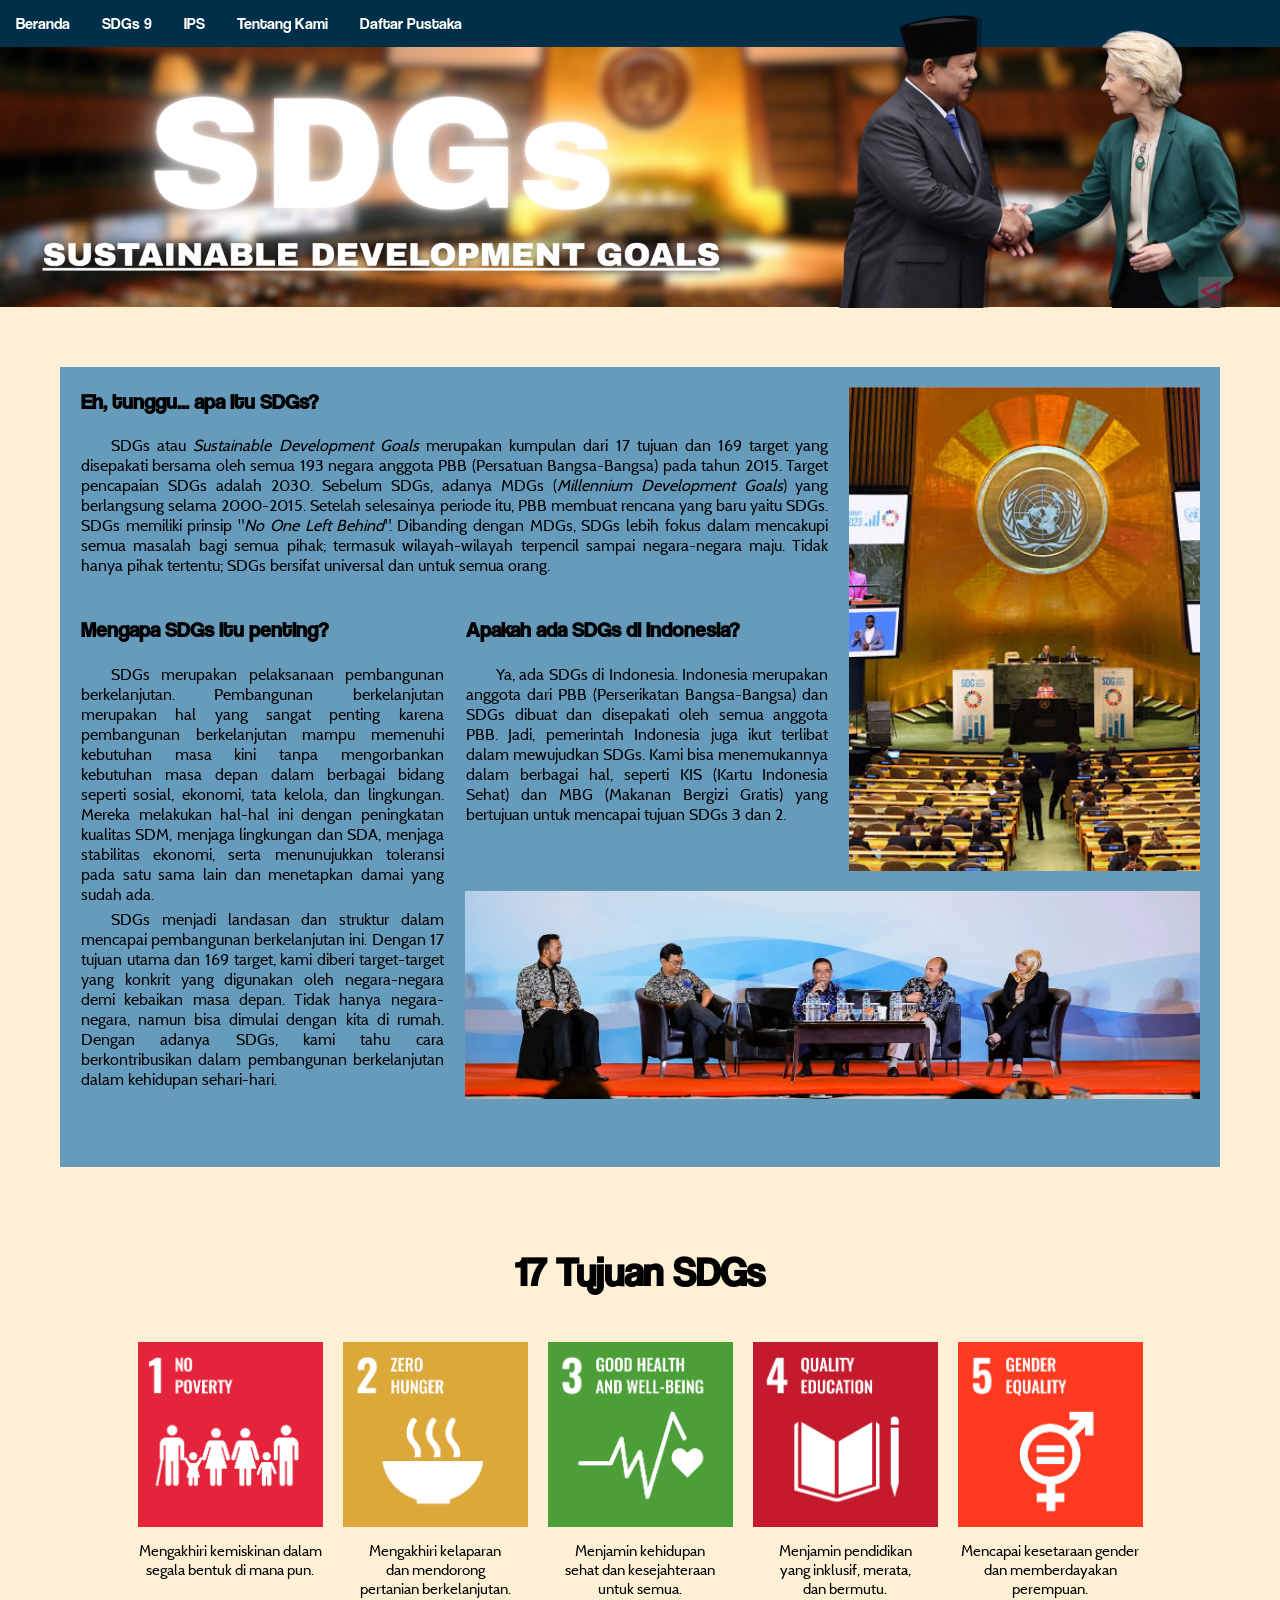
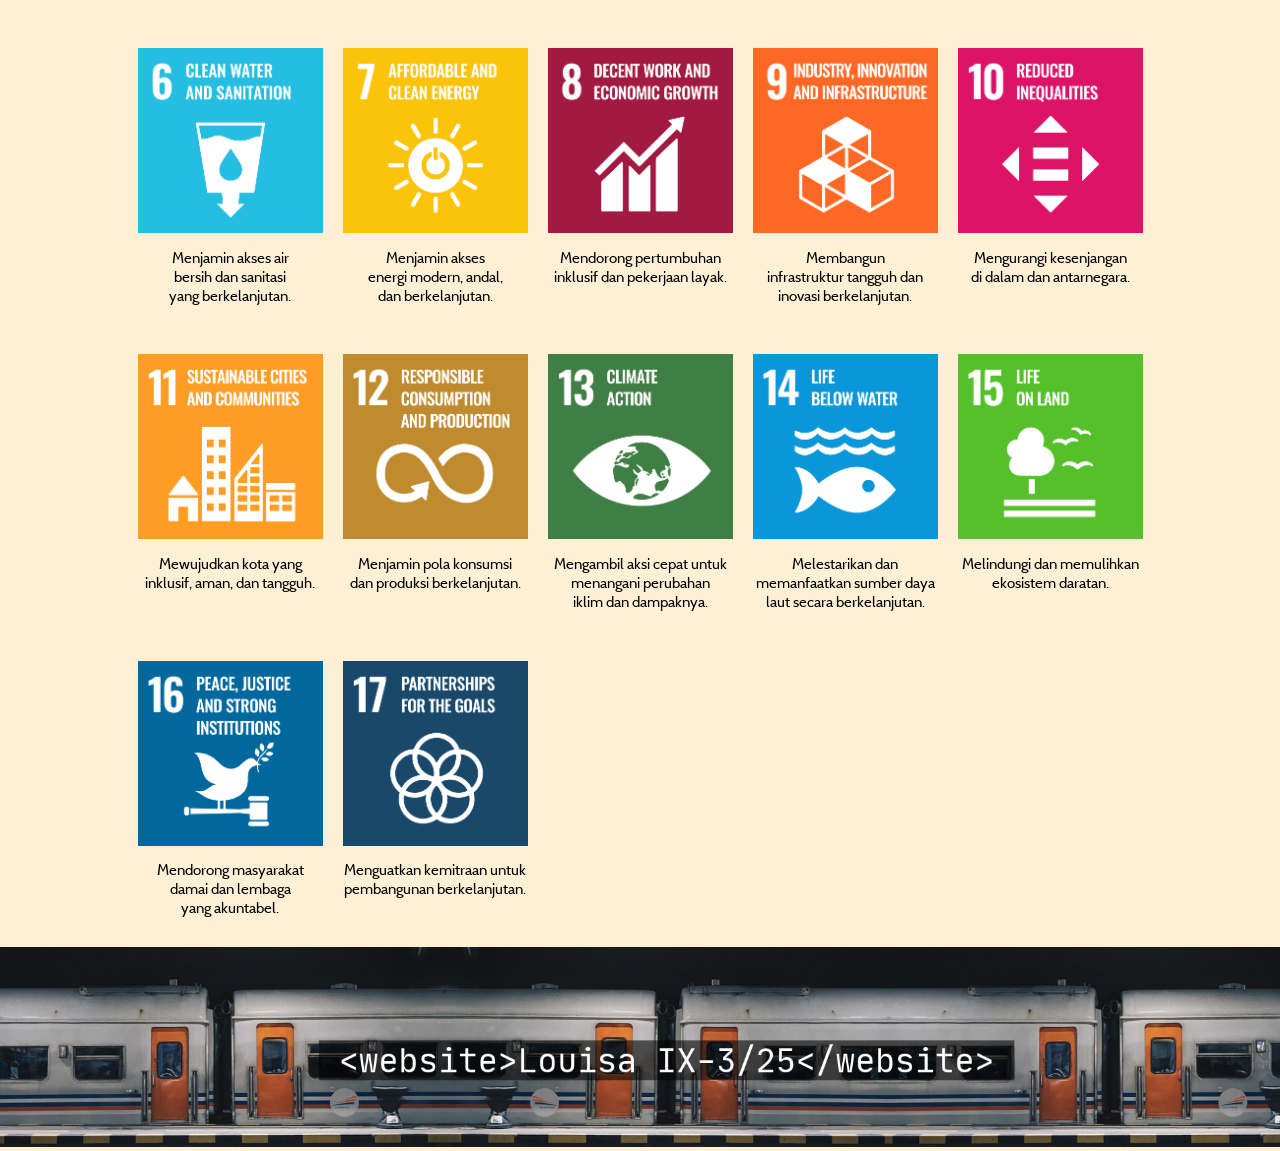
<file: index.html>
<!DOCTYPE html>
<html>
    <head>
        <title>SDGs dan Pembangunan Berkelanjutan

        </title>
        <link rel="stylesheet" href="index.css">
        <link rel="stylesheet" href="beranda.css">
    </head>

    <body>
        <ul>
            <li><a href="index.html">Beranda</a></li>

            <li class="dropp"><a href="ppkn.html" class="dropbtn">SDGs 9</a>
                <div class="dropisi">
                <a href="ppkn.html #yangpertama">Masalah di Sekitar</a>
                <a href="ppkn.html #yangkedua">Kerja sama</a>
                <a href="ppkn.html #yangketiga">Hubungan dengan Pancasila</a>
            </div></li>
            
            <li class="dropp"><a href="gaskanips.html" class="dropbtn">IPS</a>
            <div class="dropisi">
                <a href="gaskanips.html">Pembangunan</a>
                <a href="FIRSTgaskanips.html">SDGs 4</a>
            </div></li>
        
            <li><a href="aboutUS.html">Tentang Kami</a></li>
            <li><a href="dafpus.html">Daftar Pustaka</a></li>
        </ul>

        <div class="header">
        </div>
        <img src="sdgsmainOUT.png" alt="" class="image">

        <!-- <div class="content1">
            <div class="sideimage">
                <img src="tttrain.png" alt="">
            </div>

            <div class="text">
                <div class="paragraf1">
                    <h1 class="right">Apa itu SDGs?</h1>
                    <p>Salve, Regina, mater misericordiae: Vita, dulcedo, et spes nostra, salve. Ad te clamamus, exsules, filii Hevae. Ad te suspiramus, gementes et flentes In hac lacrimarum valle. Eia ergo, Advocata nostra,  Illos tuos misericordes oculos Ad nos converte. Et Jesum, benedictum fructum ventris tui, nobis, post hoc exsilium ostende. O clemens! O pia! O dulcis Virgo Maria!</p>
                </div>

                <div class="paragraf2">
                    <h1 class="left">Mengapa SDGs Penting?</h1>
                    <p>Salve, Regina, mater misericordiae: Vita, dulcedo, et spes nostra, salve. Ad te clamamus, exsules, filii Hevae. Ad te suspiramus, gementes et flentes In hac lacrimarum valle. Eia ergo, Advocata nostra,  Illos tuos misericordes oculos Ad nos converte. Et Jesum, benedictum fructum ventris tui, nobis, post hoc exsilium ostende. O clemens! O pia! O dulcis Virgo Maria!</p>
                </div>

                <div class="paragraf3">
                    <h1 class="right">Apakah ada SDGs di Indonesia?</h1>
                    <p>Salve, Regina, mater misericordiae: Vita, dulcedo, et spes nostra, salve. Ad te clamamus, exsules, filii Hevae. Ad te suspiramus, gementes et flentes In hac lacrimarum valle. Eia ergo, Advocata nostra,  Illos tuos misericordes oculos Ad nos converte. Et Jesum, benedictum fructum ventris tui, nobis, post hoc exsilium ostende. O clemens! O pia! O dulcis Virgo Maria!</p>
                </div>
            </div>
        </div> -->

        <div class="content1REAL">
            <table>
                <tr>
                    <td colspan="2" >
                        <h3>Eh, tunggu... apa itu SDGs?</h3>
                        <p>SDGs atau <i>Sustainable Development Goals</i> merupakan kumpulan dari 17 tujuan dan 169 target yang disepakati bersama oleh semua 193 negara anggota PBB (Persatuan Bangsa-Bangsa) pada tahun 2015.
                        Target pencapaian SDGs adalah 2030. Sebelum SDGs, adanya MDGs (<i>Millennium Development Goals</i>) yang berlangsung selama 2000-2015. Setelah selesainya periode itu, PBB membuat rencana yang baru yaitu SDGs.
                    SDGs memiliki prinsip "<i>No One Left Behind</i>". Dibanding dengan MDGs, SDGs lebih fokus dalam mencakupi semua masalah bagi semua pihak; termasuk wilayah-wilayah terpencil sampai negara-negara maju. Tidak hanya pihak tertentu; SDGs bersifat universal dan untuk semua orang.
                 </p>
                    </td>

                    <td rowspan="2" class="imge"></td>
                </tr>
                <tr>
                    <td rowspan="2">
                        <h3>Mengapa SDGs itu penting?</h3>
                        <p class="paragraph">SDGs merupakan pelaksanaan pembangunan berkelanjutan. Pembangunan berkelanjutan merupakan hal yang sangat penting karena pembangunan berkelanjutan mampu memenuhi kebutuhan masa kini tanpa mengorbankan kebutuhan masa depan dalam berbagai bidang seperti sosial, ekonomi, tata kelola, dan lingkungan.
                            Mereka melakukan hal-hal ini dengan peningkatan kualitas SDM, menjaga lingkungan dan SDA, menjaga stabilitas ekonomi, serta menunujukkan toleransi pada satu sama lain dan menetapkan damai yang sudah ada.
                        </p>
                        <p class="paragraph">SDGs menjadi landasan dan struktur dalam mencapai pembangunan berkelanjutan ini. Dengan 17 tujuan utama dan 169 target, kami diberi target-target yang konkrit yang digunakan oleh negara-negara demi kebaikan masa depan. 
                            Tidak hanya negara-negara, namun bisa dimulai dengan kita di rumah. Dengan adanya SDGs, kami tahu cara berkontribusikan dalam pembangunan berkelanjutan dalam kehidupan sehari-hari.   </p>
                    </td>
                    <td>
                        <h3>Apakah ada SDGs di Indonesia?</h3>
                        <p>Ya, ada SDGs di Indonesia. Indonesia merupakan anggota dari PBB (Perserikatan Bangsa-Bangsa) dan SDGs dibuat dan disepakati oleh semua anggota PBB.
                            Jadi, pemerintah Indonesia juga ikut terlibat dalam mewujudkan SDGs. Kami bisa menemukannya dalam berbagai hal, seperti KIS (Kartu Indonesia Sehat) dan MBG (Makanan Bergizi Gratis) yang bertujuan untuk mencapai tujuan SDGs 3 dan 2.
                        </p>
                    </td>
                </tr> 
                <tr>
                    <td colspan="2" class="imga"></td>
                </tr>
            </table>
        </div>

        <h1 class="title">17 Tujuan SDGs</h1>

        <div class="content2">
            <!-- jelasin sdgsnya satu-satu. -->
            <div class="sdgs">
                <img src="E-WEB-Goal-01.png" alt="">
                <p>Mengakhiri kemiskinan dalam segala bentuk di mana pun.</p>
            </div>
            <div class="sdgs">
                <img src="E-WEB-Goal-02.png" alt="">
                <p>Mengakhiri kelaparan dan mendorong pertanian berkelanjutan.</p>
            </div>
            <div class="sdgs">
                <img src="E-WEB-Goal-03.png" alt="">
                <p>Menjamin kehidupan sehat dan kesejahteraan untuk semua.</p>
            </div>
            <div class="sdgs">
                <img src="E-WEB-Goal-04.png" alt="">
                <p>Menjamin pendidikan yang inklusif, merata, dan bermutu.</p>
            </div>
            <div class="sdgs">
                <img src="E-WEB-Goal-05.png" alt="">
                <p>Mencapai kesetaraan gender dan memberdayakan perempuan.</p>
            </div>
            <div class="sdgs">
                <img src="E-WEB-Goal-06.png" alt="">
                <p>Menjamin akses air bersih dan sanitasi yang berkelanjutan.</p>
            </div>
            <div class="sdgs">
                <img src="E-WEB-Goal-07.png" alt="">
                <p>Menjamin akses energi modern, andal, dan berkelanjutan.</p>
            </div>
            <div class="sdgs">
                <img src="E-WEB-Goal-08.png" alt="">
                <p>Mendorong pertumbuhan inklusif dan pekerjaan layak.</p>
            </div>
            <div class="sdgs picked">
                <img src="E-WEB-Goal-09.png" alt="">
                <p>Membangun infrastruktur tangguh dan inovasi berkelanjutan.</p>
            </div>
            <div class="sdgs">
                <img src="E-WEB-Goal-10.png" alt="">
                <p>Mengurangi kesenjangan di dalam dan antarnegara.</p>
            </div>
            <div class="sdgs">
                <img src="E-WEB-Goal-11.png" alt="">
                <p>Mewujudkan kota yang inklusif, aman, dan tangguh.</p>
            </div>
            <div class="sdgs">
                <img src="E-WEB-Goal-12.png" alt="">
                <p>Menjamin pola konsumsi dan produksi berkelanjutan.</p>
            </div>
            <div class="sdgs">
                <img src="E-WEB-Goal-13.png" alt="">
                <p>Mengambil aksi cepat untuk menangani perubahan iklim dan dampaknya.</p>
            </div>
            <div class="sdgs">
                <img src="E-WEB-Goal-14.png" alt="">
                <p>Melestarikan dan memanfaatkan sumber daya laut secara berkelanjutan.</p>
            </div>
            <div class="sdgs">
                <img src="E-WEB-Goal-15.png" alt="">
                <p>Melindungi dan memulihkan ekosistem daratan.</p>
            </div>
            <div class="sdgs">
                <img src="E-WEB-Goal-16.png" alt="">
                <p>Mendorong masyarakat damai dan lembaga yang akuntabel.</p>
            </div>
            <div class="sdgs">
                <img src="E-WEB-Goal-17.png" alt="">
                <p>Menguatkan kemitraan untuk pembangunan berkelanjutan.</p>
            </div>

        </div>

        <div class="foot">
            <img src="fotoer.png" alt="">
        </div>



    </body>
</html>
</file>
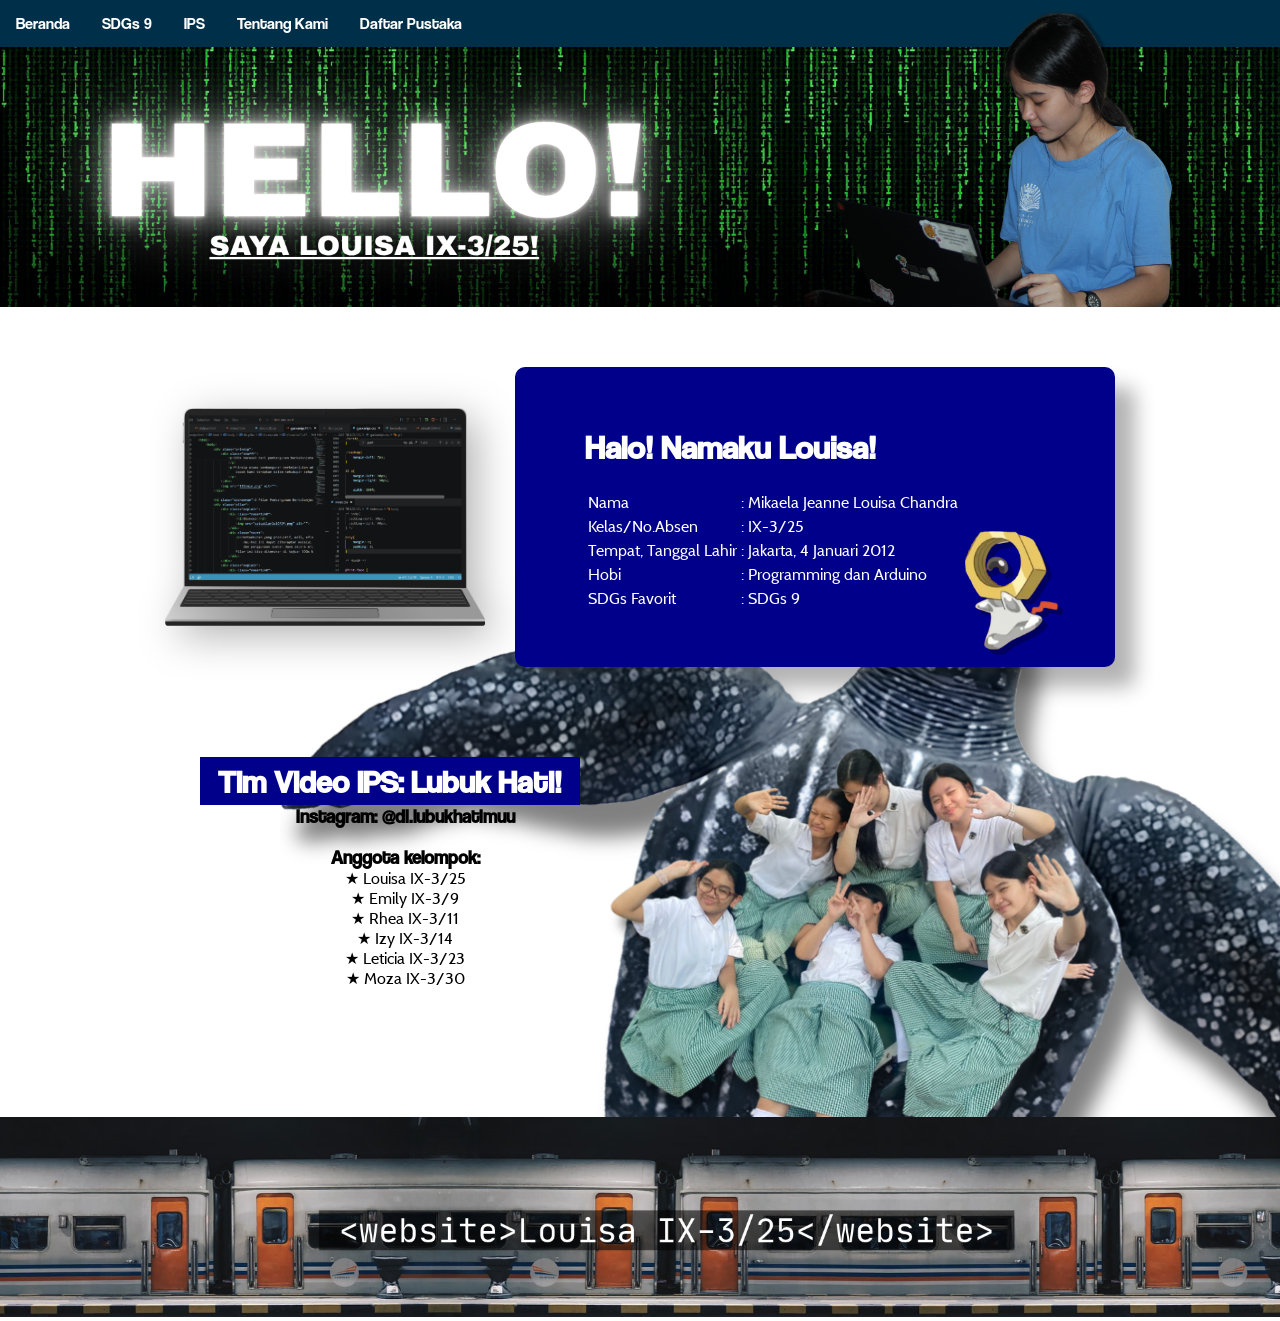
<file: aboutUS.html>
<!DOCTYPE html>
<html>
    <head>
        <title>SDGs dan Pembangunan Berkelanjutan

        </title>
        <link rel="stylesheet" href="index.css">
        <link rel="stylesheet" href="aboutUS.css">
    </head>

    <body>
        <!-- <div class="navup">
            <a href="index.html">       Beranda</a>
            <a href="ppkn.html">        SDGs 9</a>
            <a href="gaskanips.html">   Pembangunan</a>
            <a href="aboutUS.html">     Tentang Kami</a>
            <a href="dafpus.html">                 Daftar Pustaka</a>
        </div> -->

        <ul>
            <li><a href="index.html">Beranda</a></li>

            <li class="dropp"><a href="ppkn.html" class="dropbtn">SDGs 9</a>
                <div class="dropisi">
                <a href="ppkn.html #yangpertama">Masalah di Sekitar</a>
                <a href="ppkn.html #yangkedua">Kerja sama</a>
                <a href="ppkn.html #yangketiga">Hubungan dengan Pancasila</a>
            </div></li>
            
            <li class="dropp"><a href="gaskanips.html" class="dropbtn">IPS</a>
            <div class="dropisi">
                <a href="gaskanips.html">Pembangunan</a>
                <a href="FIRSTgaskanips.html">SDGs 4</a>
            </div></li>
        
            <li><a href="aboutUS.html">Tentang Kami</a></li>
            <li><a href="dafpus.html">Daftar Pustaka</a></li>
        </ul>

        <div class="header">
            
        </div>
        <img src="aboutus.png" alt="" class="image">    

<!-- hello -->
 <!-- idea: make a tilted laptop and image of u pop out on the left -->
  <!-- idk isi biodatanya apa -->
   <!-- tapi bagian bawah bikin kumpulan images of kelopmok-->

        <div class="mee">
            <div class="laptop">
                <img src="laptopagain.png" alt="">
            </div>
            <div class="text">
                <h1>Halo! Namaku Louisa!</h1>

                <table>
                    <tr>
                        <td class="question">Nama</td>
                        <td>: Mikaela Jeanne Louisa Chandra</td>
                    </tr>
                    <tr>
                        <td class="question">Kelas/No.Absen</td>
                        <td>: IX-3/25</td>
                    </tr>
                    <tr>
                        <td class="question">Tempat, Tanggal Lahir</td>
                        <td>: Jakarta, 4 Januari 2012</td>
                    </tr>
                    <tr>
                        <td class="question">Hobi</td>
                        <td>: Programming dan Arduino</td>
                    </tr>
                    <tr>
                        <td class="question">SDGs Favorit</td>
                        <td>: SDGs 9</td>
                    </tr>
                </table>
                <img src="meltan.png" alt="">
            </div>
        </div>

        <div class="faq">    
            <h1>Tim Video IPS: Lubuk Hati!</h1>
            <img src="lubukhatiiCROP.png" alt="">
    
            <div class="korepot">
                <h3 class="ig">Instagram: @di.lubukhatimuu</h3>
            </div>
            <h3>Anggota kelompok: </h3>
            <p>★ Louisa IX-3/25</p>
            <p>★ Emily IX-3/9</p>
            <p>★ Rhea IX-3/11</p>
            <p>★ Izy IX-3/14</p>
            <p>★ Leticia IX-3/23</p>
            <p>★ Moza IX-3/30</p>

            

            <!-- um ok plan with this is to make it like klo klik, 
             dia bakal keluar a bunch of text secara animasi. ask ai how to do it... 
             prompt: how to make when click a div a bunch of text pops up below (animated) html css -->

             <!-- ggnt bro -->
        </div>








        <div class="foot">
            <img src="fotoer.png" alt="">
        </div>



    </body>
</html>
</file>
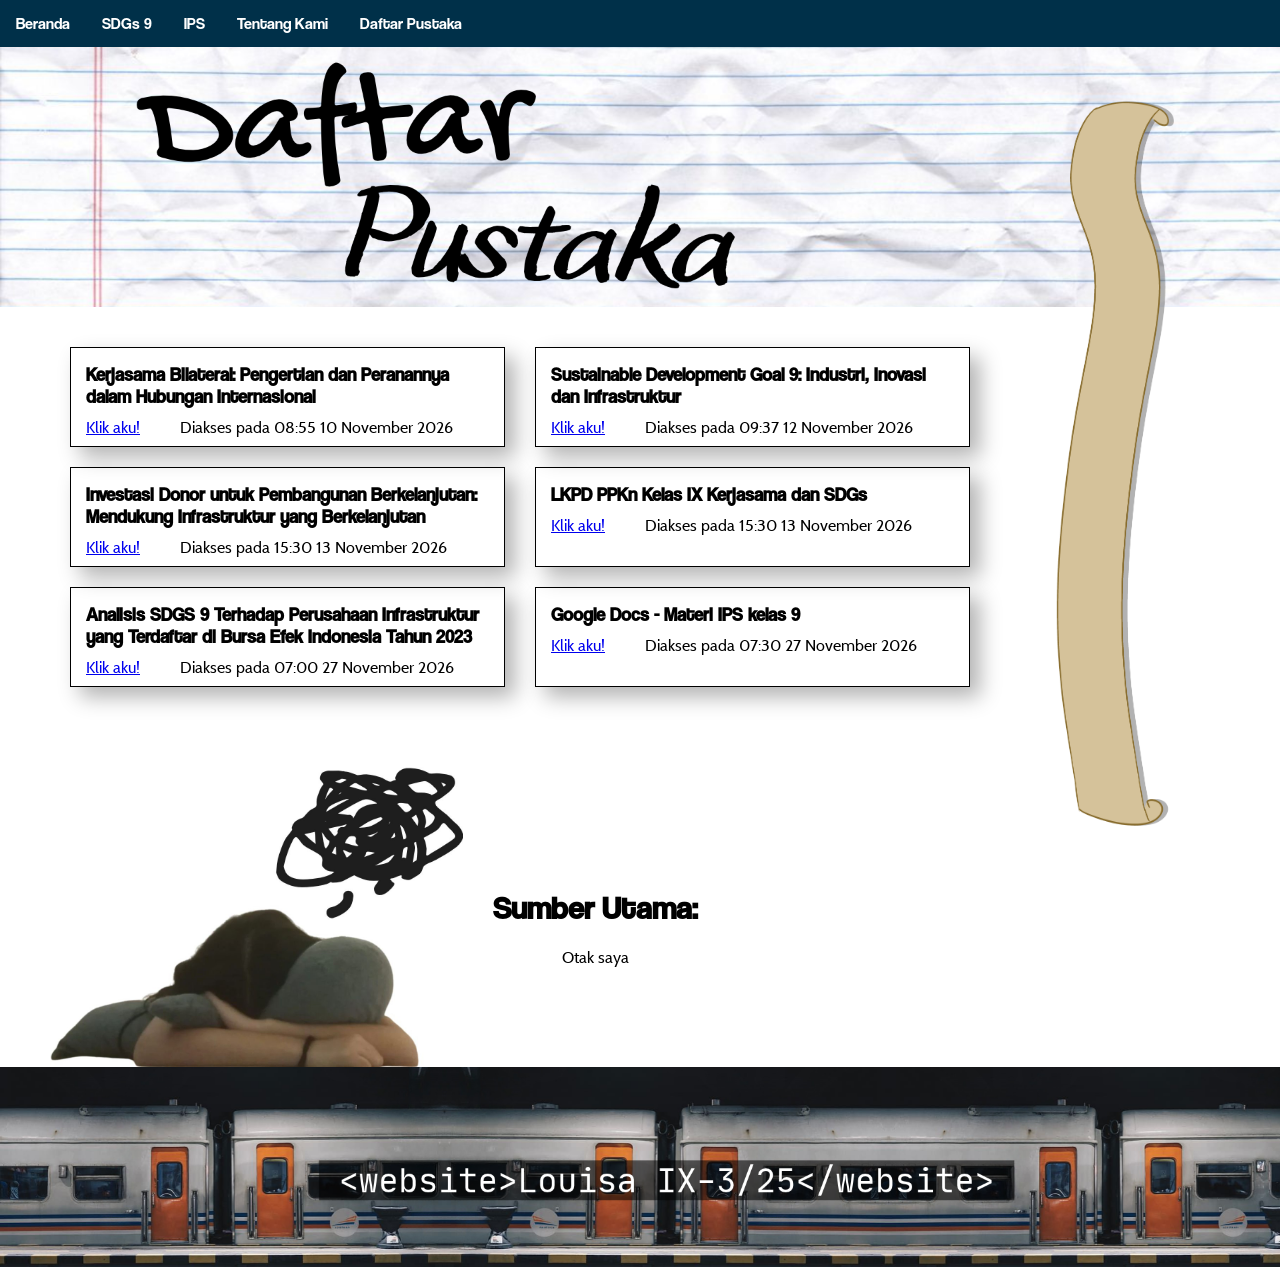
<file: dafpus.html>
<!DOCTYPE html>
<html>
    <head>
        <title>SDGs dan Pembangunan Berkelanjutan

        </title>
        <link rel="stylesheet" href="index.css">
        <link rel="stylesheet" href="dafpus.css">
    </head>

    <body>
        <!-- <div class="navup">
            <a href="index.html">       Beranda</a>
            <a href="ppkn.html">        SDGs 9</a>
            <a href="gaskanips.html">   Pembangunan</a>
            <a href="aboutUS.html">                 Tentang Kami</a>
            <a href="dafpus.html">                 Daftar Pustaka</a>
        </div> -->

        <ul>
            <li><a href="index.html">Beranda</a></li>

            <li class="dropp"><a href="ppkn.html" class="dropbtn">SDGs 9</a>
                <div class="dropisi">
                <a href="ppkn.html #yangpertama">Masalah di Sekitar</a>
                <a href="ppkn.html #yangkedua">Kerja sama</a>
                <a href="ppkn.html #yangketiga">Hubungan dengan Pancasila</a>
            </div></li>
            
            <li class="dropp"><a href="gaskanips.html" class="dropbtn">IPS</a>
            <div class="dropisi">
                <a href="gaskanips.html">Pembangunan</a>
                <a href="FIRSTgaskanips.html">SDGs 4</a>
            </div></li>
        
            <li><a href="aboutUS.html">Tentang Kami</a></li>
            <li><a href="dafpus.html">Daftar Pustaka</a></li>
        </ul>

        <div class="header">
            <img src="scroll1.png" alt="" class="image">
        </div>

        <div class="stuff">
            <div class="part">
                <div class="one">
                    <h3>Kerjasama Bilateral: Pengertian dan Peranannya dalam Hubungan Internasional</h3>
                    <div class="satutim">
                        <a href="https://kab-lannyjaya.kpu.go.id/blog/read/8196_kerjasama-bilateral-pengertian-dan-peranannya-dalam-hubungan-internasional">Klik aku!</a>
                        <p>Diakses pada 08:55 10 November 2026</p>
                    </div>
                </div>

                <div class="one">
                    <h3>Sustainable Development Goal 9: Industri, Inovasi dan Infrastruktur</h3>
                    <div class="satutim">
                        <a href="https://indonesia.un.org/id/sdgs/9/key-activities">Klik aku!</a>
                        <p>Diakses pada 09:37 12 November 2026</p>
                    </div>
                </div>
            </div>

            <div class="part">
                <div class="one">
                    <h3>Investasi Donor untuk Pembangunan Berkelanjutan: Mendukung Infrastruktur yang Berkelanjutan</h3>
                    <div class="satutim">
                        <a href="https://www.google.com/goto?url=CAESfwHEIkXXVh6U1zDPLxELTc4Lcc9UAnPFn-DC38i0ntTGmbHoxFaBwkYgUfqfHxTV1MGdixElvAinviCNVLN7KPB9qHI-RakuJ6Yrx2PKkmhbapSfHXDdzYCNSoIVXGfjM8W6164ciEJv_seA6p2q0UeuKQOho7VH_yH1qvIuXz4">Klik aku!</a>
                        <p>Diakses pada 15:30 13 November 2026</p>
                    </div>
                </div>
                <div class="one">
                    <h3>LKPD PPKn Kelas IX Kerjasama dan SDGs</h3>
                    <div class="satutim">
                        <a href="https://docs.google.com/document/d/1_BiXE5kH-sSOTTOpiuadiiAfjDofXs9mzGtkd-8mm1w/edit?usp=sharing">Klik aku!</a>
                        <p>Diakses pada 15:30 13 November 2026</p>
                    </div>
                </div>
            </div>

            <div class="part last">
                <div class="one">
                    <h3>Analisis SDGS 9 Terhadap Perusahaan Infrastruktur yang Terdaftar di Bursa Efek Indonesia Tahun 2023</h3>
                    <div class="satutim">
                        <a href="https://www.google.com/goto?url=CAESfQHEIkXX8jmu4c44-h5O6ihi20vjv4BbrPHFoS5SuN4KtxDNVx-TD4zZbQBkWRpOp0W4nvsmEUC307Qn4R_ajnIGIofH1EVuVhKNQL-8TbN6FwlMf0GgeXMT5M00PngSVO5clXDx-1r8gPO0wQ4IeF_bQwXJvPVCWWU2K3tp">Klik aku!</a>
                        <p>Diakses pada 07:00 27 November 2026</p>
                    </div>
                </div>
                <div class="one">
                    <h3>Google Docs - Materi IPS kelas 9</h3>
                    <div class="satutim">
                        <a href="https://docs.google.com/document/d/18Jj6e18n3QKofKmPpmqO7rMGr5jLcl4BmBuKxXIy3Io/edit?usp=sharing">Klik aku!</a>
                        <p>Diakses pada 07:30 27 November 2026</p>
                    </div>
                </div>
            </div>
        </div>

        <div class="sumberUTAMA">
            <img src="isengdeh.jpg" alt="" class="brain">
            <div class="yaaaa">
                <h1>Sumber Utama:</h1>
                <p>Otak saya</p>
                <p> </p>
                <!-- <p class="ya"><i>Worktime: 27 jam+</i></p> -->
                <!-- <p>Penggunaan AI: </p> -->
            </div>
        </div>

        <div class="foot">
            <img src="fotoer.png" alt="">
        </div>
    </body>
</html>
</file>
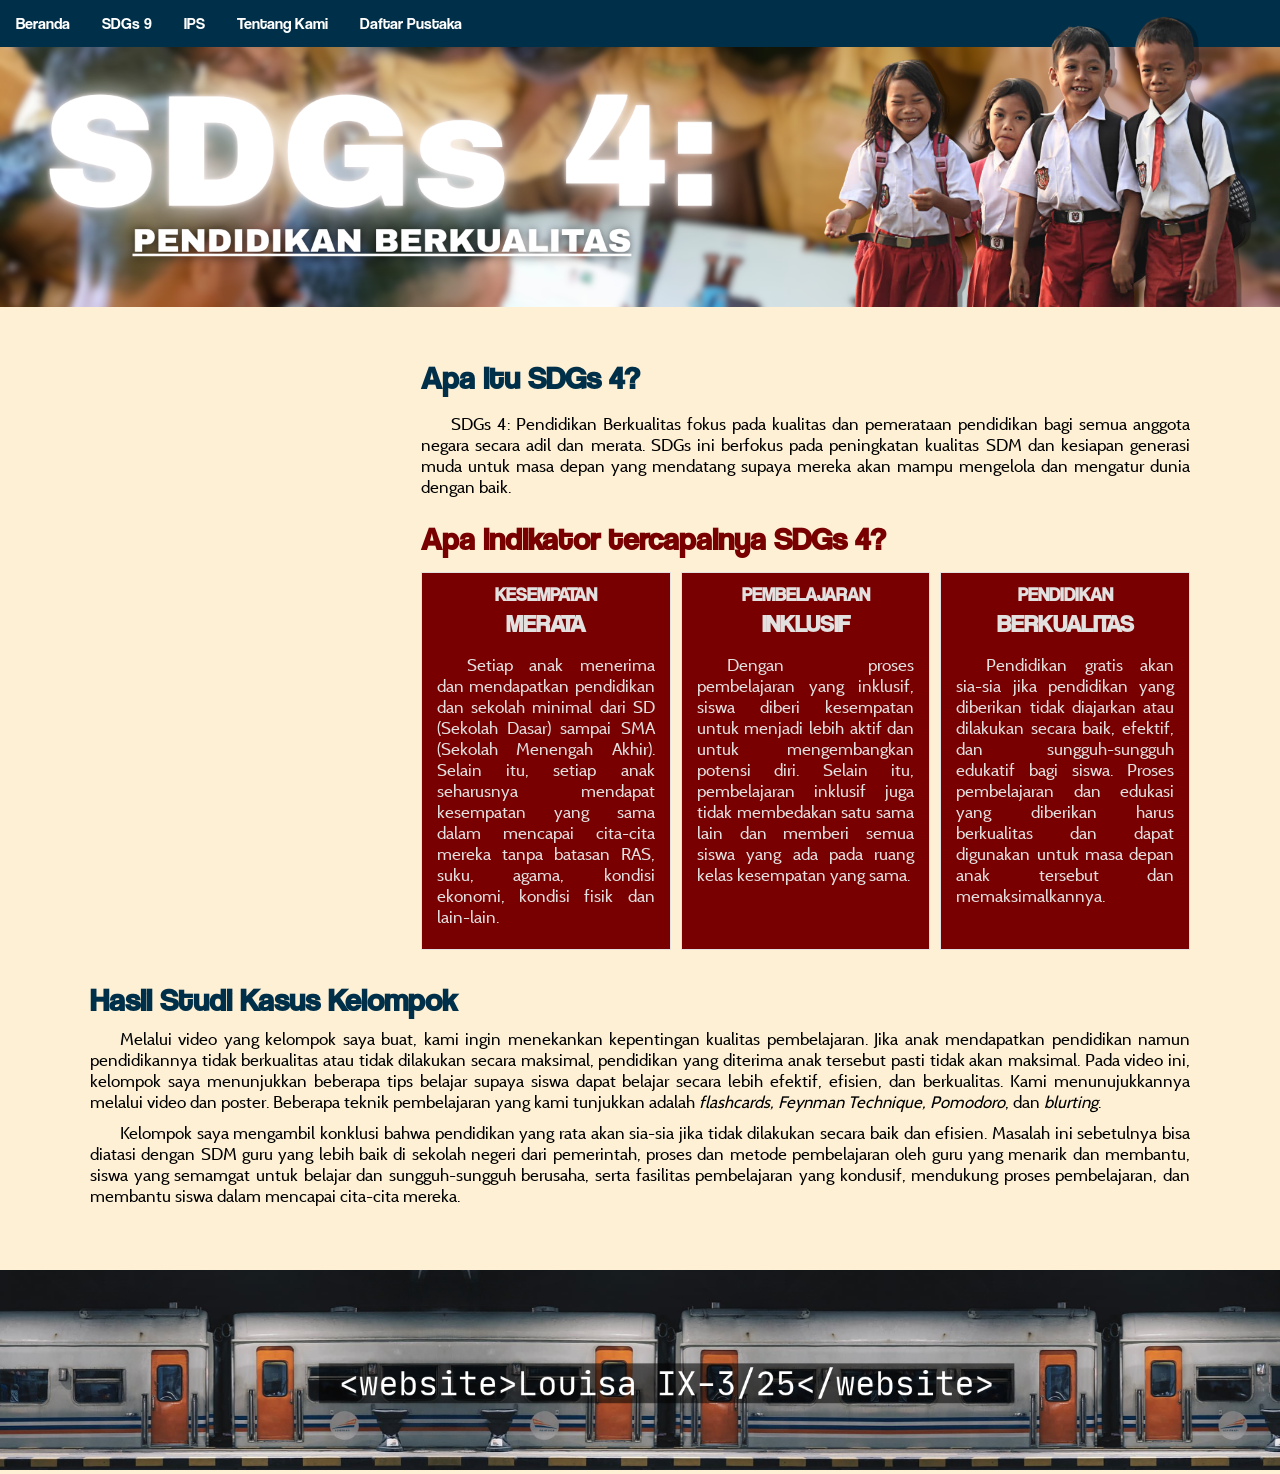
<file: FIRSTgaskanips.html>
<!DOCTYPE html>
<html>
    <head>
        <title>SDGs dan Pembangunan Berkelanjutan

        </title>
        <link rel="stylesheet" href="index.css">
        <link rel="stylesheet" href="FIRSTgaskanips.css">
    </head>

    <body>
        <ul>
            <li><a href="index.html">Beranda</a></li>

            <li class="dropp"><a href="ppkn.html" class="dropbtn">SDGs 9</a>
                <div class="dropisi">
                <a href="ppkn.html #yangpertama">Masalah di Sekitar</a>
                <a href="ppkn.html #yangkedua">Kerja sama</a>
                <a href="ppkn.html #yangketiga">Hubungan dengan Pancasila</a>
            </div></li>
            
            <li class="dropp"><a href="gaskanips.html" class="dropbtn">IPS</a>
            <div class="dropisi">
                <a href="gaskanips.html">Pembangunan</a>
                <a href="FIRSTgaskanips.html">SDGs 4</a>
            </div></li>
        
            <li><a href="aboutUS.html">Tentang Kami</a></li>
            <li><a href="aboutUS.css">Daftar Pustaka</a></li>
        </ul>

        <div class="header"></div>
        <img src="sdgs4OUT.png" alt="" class="image">


        <!-- <h1 class="eeh">SDGs 4: Pendidikan Berkualitas</h1> -->
        <div class="ribetkodeny">
            <div class="upup">   
                <div class="video">
                    <iframe
                        width="315"
                        height="560"
                        src="https://www.youtube.com/embed/4dtUNuWo2bE"
                        title="YouTube Short video player"
                        referrerpolicy="strict-origin-when-cross-origin"
                        frameborder="0"
                        allow="accelerometer; autoplay; clipboard-write; encrypted-media; gyroscope; picture-in-picture; web-share"
                        allowfullscreen
                    ></iframe>
                </div>

                <div class="yap">
                    <h1 class="oo">Apa itu SDGs 4?</h1>
                    <p>SDGs 4: Pendidikan Berkualitas fokus pada kualitas dan pemerataan pendidikan bagi semua anggota negara secara adil dan merata. SDGs ini berfokus pada peningkatan kualitas SDM dan 
                        kesiapan generasi muda untuk masa depan yang mendatang supaya mereka akan mampu mengelola dan mengatur dunia dengan baik.
                    </p>
                
                    <h1 class="oo aa">Apa indikator tercapainya SDGs 4?</h1>
                    <div class="categories">
                        <div class="kesempatan">
                            <h3 class="ulti up">KESEMPATAN</h3>
                            <h2 class="ulti down">MERATA</h2>
                            <p>Setiap anak menerima dan mendapatkan pendidikan dan sekolah minimal dari SD (Sekolah Dasar) sampai SMA (Sekolah Menengah Akhir). Selain itu, setiap anak seharusnya mendapat kesempatan yang sama dalam mencapai cita-cita mereka 
                                tanpa batasan RAS, suku, agama, kondisi ekonomi, kondisi fisik dan lain-lain. 
                            </p>
                        </div>
                        <div class="inklusif">
                            <h3 class="ulti up">PEMBELAJARAN</h3>
                            <h2 class="ulti down">INKLUSIF</h2>
                            <p><!--Proses pembelajaran yang dilakukan di dalam sekolah-sekolah ini juga harus efisien, baik, dan sungguh-sungguh edukatif bagi anak-anak/siswa.  -->
                                Dengan proses pembelajaran yang inklusif, siswa diberi kesempatan untuk menjadi lebih aktif dan untuk mengembangkan potensi diri.
                                Selain itu, pembelajaran inklusif juga tidak membedakan satu sama lain dan memberi semua siswa yang ada pada ruang kelas kesempatan yang sama. 
                            </p>
                        </div>
                        <div class="berkualitas">
                            <h3 class="ulti up">PENDIDIKAN</h3>
                            <h2 class="ulti down">BERKUALITAS</h2>
                            <p>Pendidikan gratis akan sia-sia jika pendidikan yang diberikan tidak diajarkan atau dilakukan secara baik, efektif, dan sungguh-sungguh edukatif bagi siswa. 
                                Proses pembelajaran dan edukasi yang diberikan harus berkualitas dan dapat digunakan untuk masa depan anak tersebut dan memaksimalkannya.</p>
                        </div>
                    </div>
                </div>
            </div>

            <div class="penjelasan">
                    <!-- <h3>Penjelasan Video</h3> -->
                     <h1 class="ouu">Hasil Studi Kasus Kelompok</h1>
                    <p>Melalui video yang kelompok saya buat, kami ingin menekankan kepentingan kualitas pembelajaran. Jika anak mendapatkan pendidikan namun pendidikannya tidak berkualitas atau tidak dilakukan secara maksimal, pendidikan yang diterima anak tersebut pasti tidak akan maksimal.
                        Pada video ini, kelompok saya menunjukkan beberapa tips belajar supaya siswa dapat belajar secara lebih efektif, efisien, dan berkualitas. Kami menunujukkannya melalui video dan poster. Beberapa teknik pembelajaran yang kami tunjukkan adalah <i>flashcards, Feynman Technique, 
                        Pomodoro</i>, dan <i>blurting</i>.
                    </p>
                    <p>Kelompok saya mengambil konklusi bahwa pendidikan yang rata akan sia-sia jika tidak dilakukan secara baik dan efisien. Masalah ini sebetulnya bisa diatasi dengan SDM guru yang lebih baik di sekolah negeri dari pemerintah, proses dan metode pembelajaran oleh guru yang menarik dan membantu, 
                        siswa yang semamgat untuk belajar dan sungguh-sungguh berusaha, serta fasilitas pembelajaran yang kondusif, mendukung proses pembelajaran, dan membantu siswa dalam mencapai cita-cita mereka.
                    </p>
            </div>
        </div>

        </div>

        <div class="foot">
            <img src="fotoer.png" alt="">
        </div>
    </body>
</html>
</file>
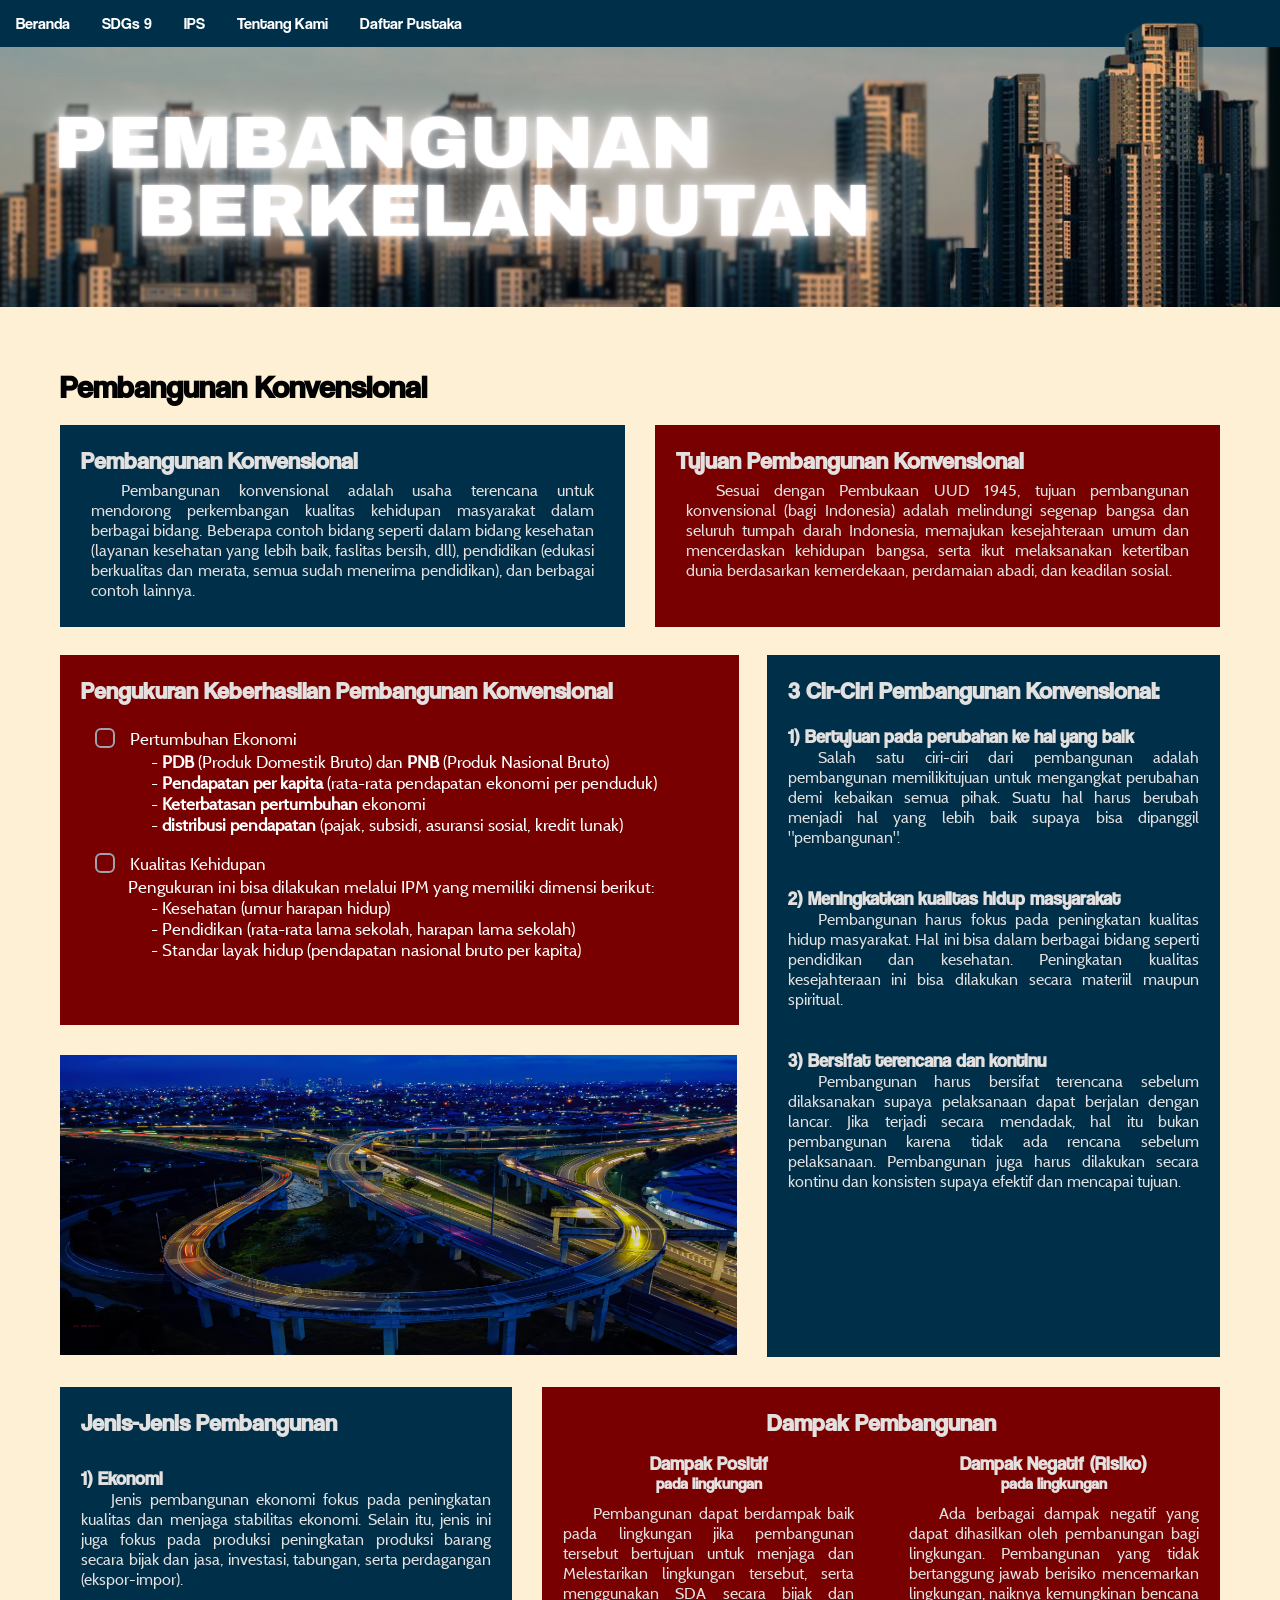
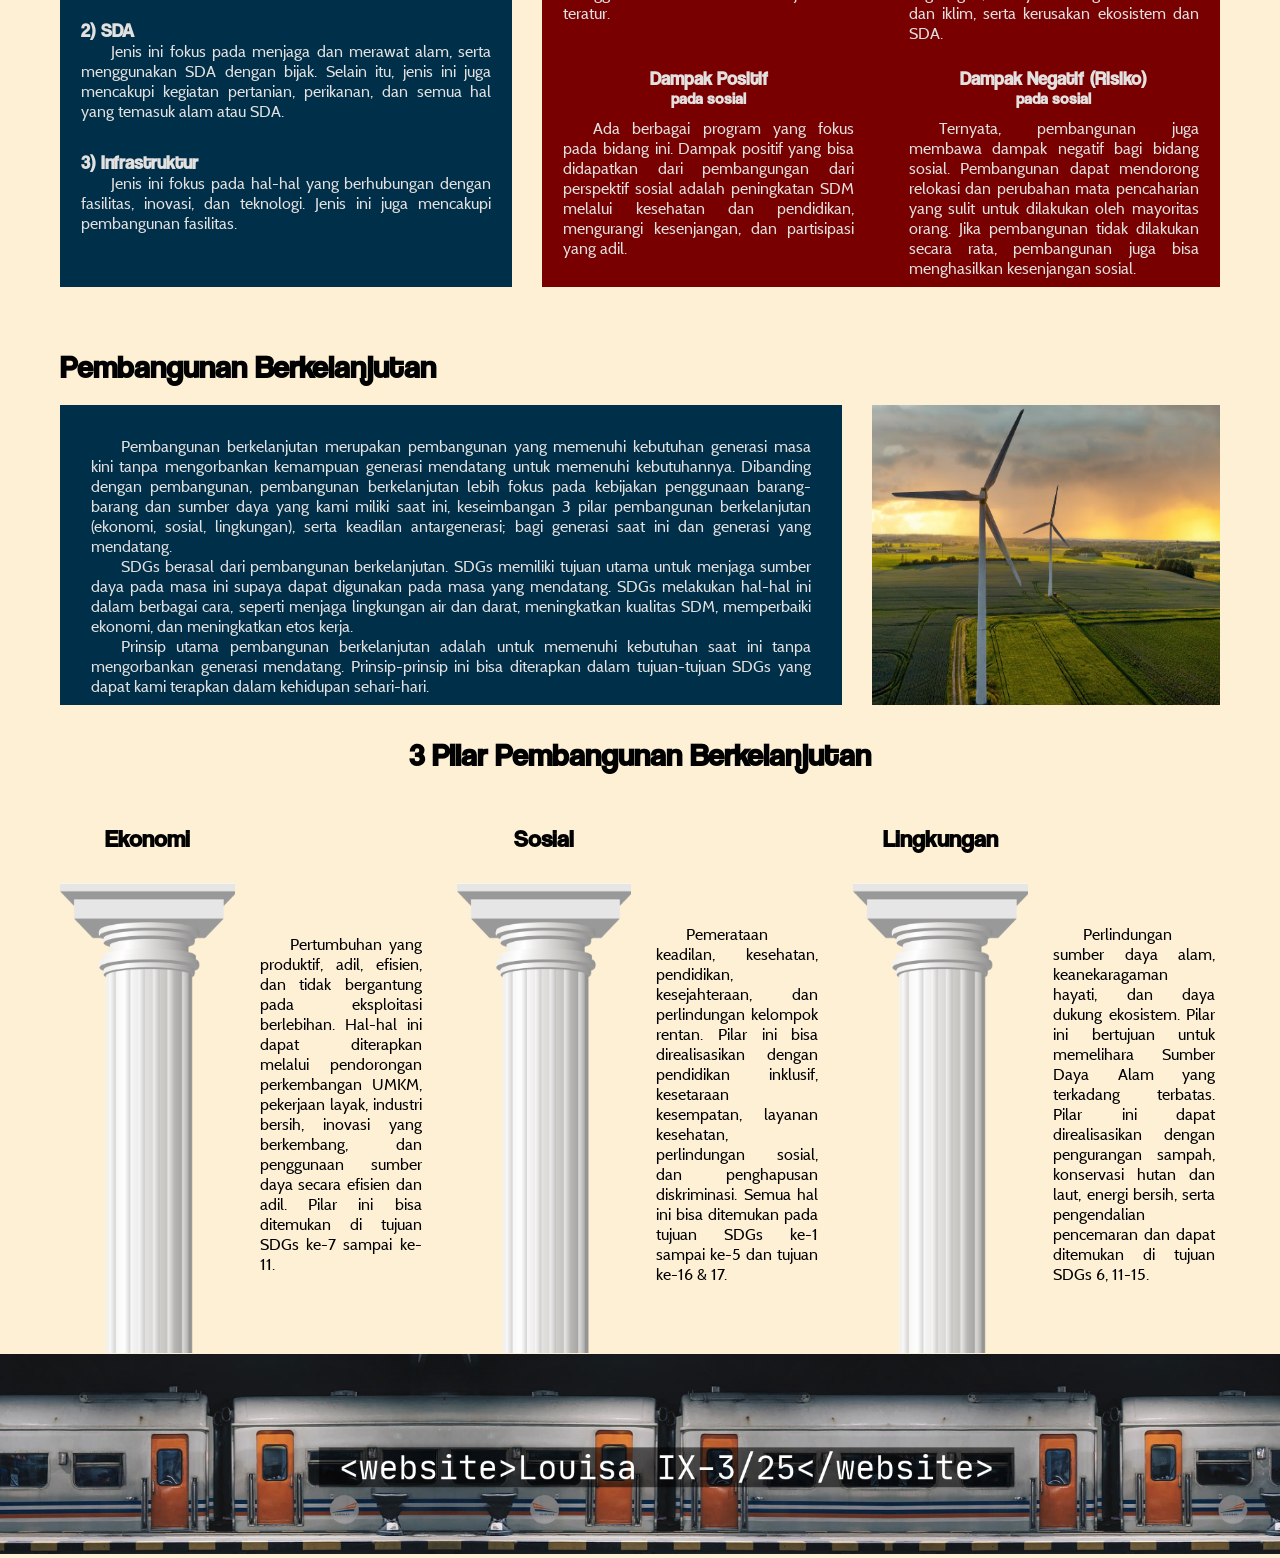
<file: gaskanips.html>
<!DOCTYPE html>
<html>
    <head>
        <title>SDGs dan Pembangunan Berkelanjutan</title>
        <link rel="stylesheet" href="index.css">
        <link rel="stylesheet" href="gaskanips.css">
        <!-- <link rel="stylesheet" href="index.css"> -->
    </head>

    <body>
        <!-- <div class="navup">
            <a href="index.html">       Beranda</a>
            <a href="ppkn.html">                 SDGs 9</a>
            <a href="gaskanips.html">   Pembangunan</a>
            <a href="aboutUS.html">                 Tentang Kami</a>
            <a href="dafpus.html">                 Daftar Pustaka</a>
        </div>

        <div class="header">
            <img src="bangun2.png" alt="" class="image">
        </div> -->

        <ul>
            <li><a href="index.html">Beranda</a></li>

            <li class="dropp"><a href="ppkn.html" class="dropbtn">SDGs 9</a>
                <div class="dropisi">
                <a href="ppkn.html #yangpertama">Masalah di Sekitar</a>
                <a href="ppkn.html #yangkedua">Kerja sama</a>
                <a href="ppkn.html #yangketiga">Hubungan dengan Pancasila</a>
            </div></li>
            
            <li class="dropp"><a href="gaskanips.html" class="dropbtn">IPS</a>
            <div class="dropisi">
                <a href="gaskanips.html">Pembangunan</a>
                <a href="FIRSTgaskanips.html">SDGs 4</a>
            </div></li>
        
            <li><a href="aboutUS.html">Tentang Kami</a></li>
            <li><a href="dafpus.html">Daftar Pustaka</a></li>
        </ul>

        <div class="header"></div>
        <img src="bangun2.png" alt="" class="image">

        
        <h1 class="yee">Pembangunan Konvensional</h1>
        <div class="partSATU">
            <div class="udjelasblm">
                <h2>Pembangunan Konvensional</h2>
                <p>Pembangunan konvensional adalah usaha terencana untuk mendorong perkembangan kualitas kehidupan masyarakat dalam berbagai bidang. Beberapa contoh bidang seperti dalam bidang kesehatan (layanan kesehatan yang lebih baik, faslitas bersih, dll), pendidikan (edukasi berkualitas dan merata, semua sudah menerima pendidikan), dan berbagai contoh lainnya.</p>
            </div>
            <div class="tujuandeh">
                <h2>Tujuan Pembangunan Konvensional</h2>
                <p>Sesuai dengan Pembukaan UUD 1945, tujuan pembangunan konvensional (bagi Indonesia) adalah melindungi segenap bangsa dan seluruh tumpah darah Indonesia, memajukan kesejahteraan umum dan mencerdaskan kehidupan bangsa, serta ikut melaksanakan ketertiban dunia berdasarkan kemerdekaan, perdamaian abadi, dan keadilan sosial.</p>
            </div>
        </div>

        <div class="partTWO">
            <div class="menurun">
                <div class="checklist123">
                        <h2>Pengukuran Keberhasilan Pembangunan Konvensional</h2>

                    <!-- ok semoga bisa ya -->
                    <ul class="checklist">
                            <li>
                                <label class="checklist-item first">
                                <input type="checkbox" />
                                <span>Pertumbuhan Ekonomi</span>
                                </label>
                            </li>
                            
                            <li><p>- <b>PDB</b> (Produk Domestik Bruto) dan <b>PNB</b> (Produk Nasional Bruto)</p></li>
                            <li><p>- <b>Pendapatan per kapita</b> (rata-rata pendapatan ekonomi per penduduk)</p></li>
                            <li><p>- <b>Keterbatasan pertumbuhan</b> ekonomi</p></li>
                            <li><p>- <b>distribusi pendapatan</b> (pajak, subsidi, asuransi sosial, kredit lunak)</p></li>

                            <li>
                                <label class="checklist-item">
                                <input type="checkbox" />
                                <span>Kualitas Kehidupan</span>
                                </label>
                            </li>
                            <li><p class="headsup">Pengukuran ini bisa dilakukan melalui IPM yang memiliki dimensi berikut:</p></li><li>
                            <li><p>- Kesehatan (umur harapan hidup)</p></li>
                            <li><p>- Pendidikan (rata-rata lama sekolah, harapan lama sekolah)</p></li>
                            <li><p>- Standar layak hidup (pendapatan nasional bruto per kapita)</p></li>
                            </ul>

                        
                </div>
                <div class="theimage">
                    <img src="foto3.jpeg" alt="">
                </div>
                
            </div>

            <div class="ciriciri">
                <h2>3 Cir-Ciri Pembangunan Konvensional:</h2>
                <div class="list">
                    <div class="p1">
                        <h3>1) Bertujuan pada perubahan ke hal yang baik</h3>
                        <p>Salah satu ciri-ciri dari pembangunan adalah pembangunan memilikitujuan untuk mengangkat perubahan demi kebaikan semua pihak. Suatu hal harus berubah menjadi hal yang lebih baik supaya bisa dipanggil "pembangunan".</p>
                    </div>
                    <div class="p1">
                        <h3>2) Meningkatkan kualitas hidup masyarakat</h3>
                        <p>Pembangunan harus fokus pada peningkatan kualitas hidup masyarakat. Hal ini bisa dalam berbagai bidang seperti pendidikan dan kesehatan. Peningkatan kualitas kesejahteraan ini bisa dilakukan secara materiil maupun spiritual.</p>
                    </div>
                    <div class="p1">
                        <h3>3) Bersifat terencana dan kontinu</h3>
                        <p>Pembangunan harus bersifat terencana sebelum dilaksanakan supaya pelaksanaan dapat berjalan dengan lancar. Jika terjadi secara mendadak, hal itu bukan pembangunan karena tidak ada rencana sebelum pelaksanaan. Pembangunan juga harus dilakukan secara kontinu dan konsisten supaya efektif dan mencapai tujuan.</p>
                    </div>
                </div>
            </div>
        </div>

        <div class="partthreeohhhmydays">
                <div class="jeniz">
                    <h2>Jenis-Jenis Pembangunan</h2>
                    
                    <h3>1) Ekonomi</h3>
                    <p>Jenis pembangunan ekonomi fokus pada peningkatan kualitas dan menjaga stabilitas ekonomi.
                        Selain itu, jenis ini juga fokus pada produksi peningkatan produksi barang secara bijak dan jasa, investasi, tabungan, serta perdagangan (ekspor-impor).
                    </p>

                    <h3>2) SDA</h3>
                    <p>Jenis ini fokus pada menjaga dan merawat alam, serta menggunakan SDA dengan bijak.
                        Selain itu, jenis ini juga mencakupi kegiatan pertanian, perikanan, dan semua hal yang temasuk alam atau SDA.
                    </p>

                    <h3>3) Infrastruktur</h3>
                    <p>Jenis ini fokus pada hal-hal yang berhubungan dengan fasilitas, inovasi, dan teknologi. 
                        Jenis ini juga mencakupi pembangunan fasilitas.</p>
                </div>

                <div class="lesgo">
                    <!-- <h2>Risiko Sosial/Lingkungan</h2> -->
                     <h2>Dampak Pembangunan</h2>
                    <div class="risiKO">
                        <div class="positif">
                            <h3>Dampak Positif</h3>
                            <h4>pada lingkungan</h4>
                            <p>Pembangunan dapat berdampak baik pada lingkungan jika pembangunan tersebut bertujuan untuk menjaga dan Melestarikan lingkungan tersebut, serta menggunakan SDA secara bijak dan teratur.</p>
                        </div>
                        <div class="negatif">
                            <h3>Dampak Negatif (Risiko)</h3>
                            <h4>pada lingkungan</h4>
                            <p>Ada berbagai dampak negatif yang dapat dihasilkan oleh pembanungan bagi lingkungan. Pembangunan yang tidak bertanggung jawab berisiko mencemarkan lingkungan, naiknya kemungkinan bencana dan iklim, serta kerusakan ekosistem dan SDA.</p>
                        </div>
                    </div>

                    <div class="risiKO">
                        <div class="positif">
                            <h3>Dampak Positif</h3>
                            <h4>pada sosial</h4>
                            <p>Ada berbagai program yang fokus pada bidang ini. Dampak positif yang bisa didapatkan dari pembangungan dari perspektif sosial adalah peningkatan SDM melalui kesehatan dan pendidikan, 
                                mengurangi kesenjangan, dan partisipasi yang adil.
                            </p>
                        </div>
                        <div class="negatif">
                            <h3>Dampak Negatif (Risiko)</h3>
                            <h4>pada sosial</h4>
                            <p>Ternyata, pembangunan juga membawa dampak negatif bagi bidang sosial. Pembangunan dapat mendorong relokasi dan perubahan mata pencaharian yang sulit untuk dilakukan oleh mayoritas orang.
                                Jika pembangunan tidak dilakukan secara rata, pembangunan juga bisa menghasilkan kesenjangan sosial.
                            </p>
                        </div>
                    </div>
                </div>
        </div>


        <h1 class="eu">Pembangunan Berkelanjutan</h1>
        <div class="prinsip">
            <div class="stuffF">
                <p class="photograph">Pembangunan berkelanjutan merupakan pembangunan yang memenuhi kebutuhan generasi masa kini tanpa mengorbankan kemampuan generasi mendatang untuk memenuhi kebutuhannya. 
                    Dibanding dengan pembangunan, pembangunan berkelanjutan lebih fokus pada kebijakan penggunaan barang-barang dan sumber daya yang kami miliki saat ini, 
                    keseimbangan 3 pilar pembangunan berkelanjutan (ekonomi, sosial, lingkungan), serta keadilan antargenerasi; bagi generasi saat ini dan generasi yang mendatang.
                </p>
                <p>SDGs berasal dari pembangunan berkelanjutan. SDGs memiliki tujuan utama untuk menjaga sumber daya pada masa ini supaya dapat digunakan pada masa yang mendatang. 
                    SDGs melakukan hal-hal ini dalam berbagai cara, seperti menjaga lingkungan air dan darat, meningkatkan kualitas SDM, memperbaiki ekonomi, dan meningkatkan etos kerja.
                </p>
                <p>Prinsip utama pembangunan berkelanjutan adalah untuk memenuhi kebutuhan saat ini tanpa mengorbankan generasi mendatang. Prinsip-prinsip ini bisa diterapkan dalam tujuan-tujuan SDGs yang 
                    dapat kami terapkan dalam kehidupan sehari-hari.
                </p>
            </div>
            <img src="foto4.jpg" alt="">
        </div>

        <h1 class="edsheeran">3 Pilar Pembangunan Berkelanjutan</h1>
        <div class="pilar">
            <div class="explain"> 
                <div class="namaPILAR">
                    <h2>Ekonomi</h2>
                    <img src="satupilarlolCROP.png" alt="">
                </div>
                <div class="textt">
                    <p>Pertumbuhan yang produktif, adil, efisien, dan tidak bergantung pada eksploitasi berlebihan. 
                        Hal-hal ini dapat diterapkan melalui pendorongan perkembangan UMKM, pekerjaan layak, industri bersih, inovasi yang berkembang,
                        dan penggunaan sumber daya secara efisien dan adil.
                    Pilar ini bisa ditemukan di tujuan SDGs ke-7 sampai ke-11.</p>
                </div>
            </div>
            <div class="explain"> 
                <div class="namaPILAR">
                    <h2>Sosial</h2>
                    <img src="satupilarlolCROP.png" alt="">
                </div>
                <div class="textt">
                    <p>Pemerataan keadilan, kesehatan, pendidikan, kesejahteraan, dan perlindungan kelompok rentan.
                        Pilar ini bisa direalisasikan dengan pendidikan inklusif,  kesetaraan kesempatan, layanan kesehatan, perlindungan sosial, dan penghapusan diskriminasi.
                    Semua hal ini bisa ditemukan pada tujuan SDGs ke-1 sampai ke-5 dan tujuan ke-16 & 17.</p>
                </div>
            </div>
            <div class="explain"> 
                <div class="namaPILAR">
                    <h2>Lingkungan</h2>
                    <img src="satupilarlolCROP.png" alt="">
                </div>
                <div class="textt">
                    <p>Perlindungan sumber daya alam, keanekaragaman hayati, dan daya dukung ekosistem.
                        Pilar ini bertujuan untuk memelihara Sumber Daya Alam yang terkadang terbatas. 
                        Pilar ini dapat direalisasikan dengan pengurangan sampah, konservasi hutan dan laut, energi bersih, serta pengendalian pencemaran dan dapat ditemukan di tujuan SDGs 6, 11-15.
                    </p>
                </div>
            </div>

        </div>


        <div class="foot">
            <img src="fotoer.png" alt="">
        </div>

    </body>
</html>


<!-- halo izin titip yak

<h1 class="ques">Sebetulnya... SDGs itu dari mana sih?</h1>
        <div class="pembangunanN">
            <div class="kiri">
                <div class="normal">
                    <h2>Pembangunan Konvensional</h2>
                    <div class="normalISI1">
                        <p>Salve, Regina, mater misericordiae: Vita, dulcedo, et spes nostra, salve. Ad te clamamus, exsules, filii Hevae. Ad te suspiramus, gementes et flentes In hac lacrimarum valle. Eia ergo, Advocata nostra, Illos tuos misericordes oculos Ad nos converte. Et Jesum, benedictum fructum ventris tui, nobis, post hoc exsilium ostende. O clemens! O pia! O dulcis Virgo Maria!</p>
                    </div>
                    <div></div>
                </div>
                <img src="sdgs4.png" alt="">
            </div>

            <div class="kanan">
                <img src="tttrain.png" alt="">
                <div class="berkelanjutan">
                    <h2>Pembangunan Berkelanjutan</h2>
                    <p>Salve, Regina, mater misericordiae: Vita, dulcedo, et spes nostra, salve. Ad te clamamus, exsules, filii Hevae. Ad te suspiramus, gementes et flentes In hac lacrimarum valle. Eia ergo, Advocata nostra, Illos tuos misericordes oculos Ad nos converte. Et Jesum, benedictum fructum ventris tui, nobis, post hoc exsilium ostende. O clemens! O pia! O dulcis Virgo Maria!</p>
                </div>
            </div>
        </div>   
-->
</file>
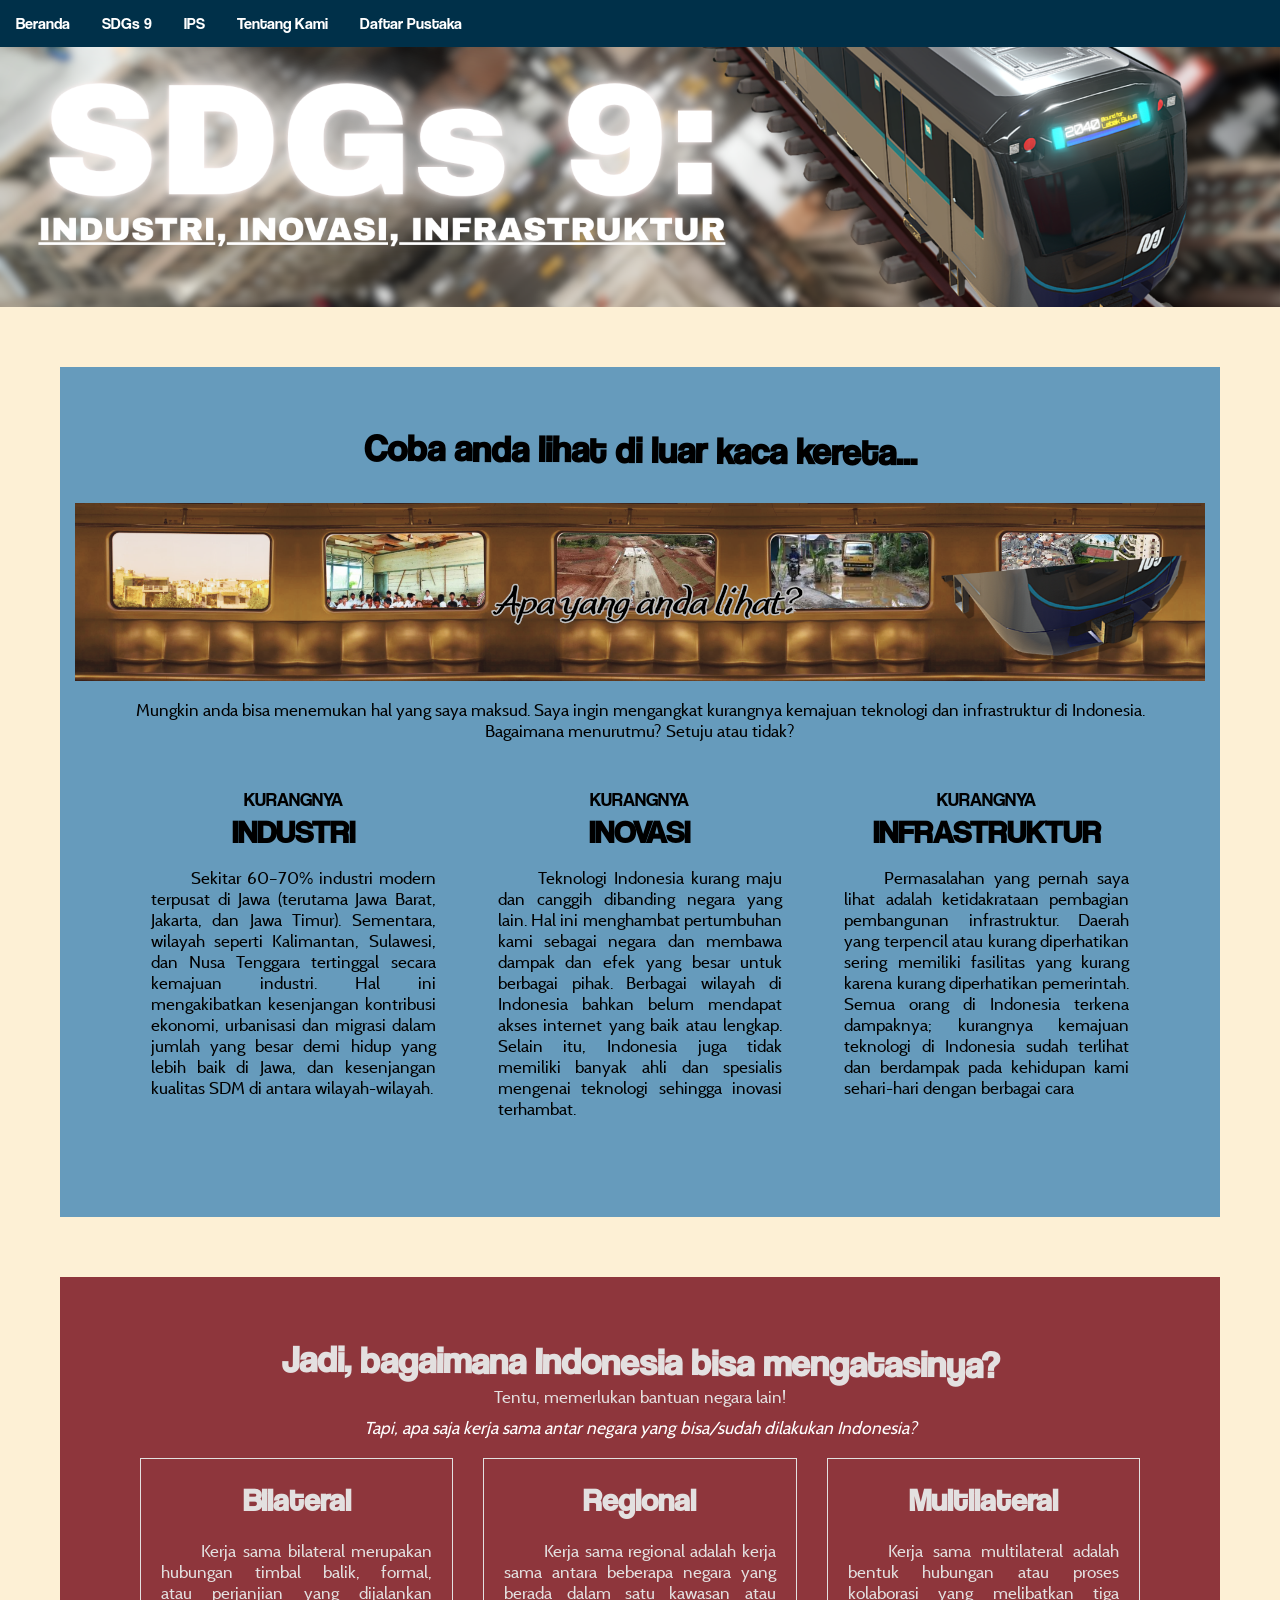
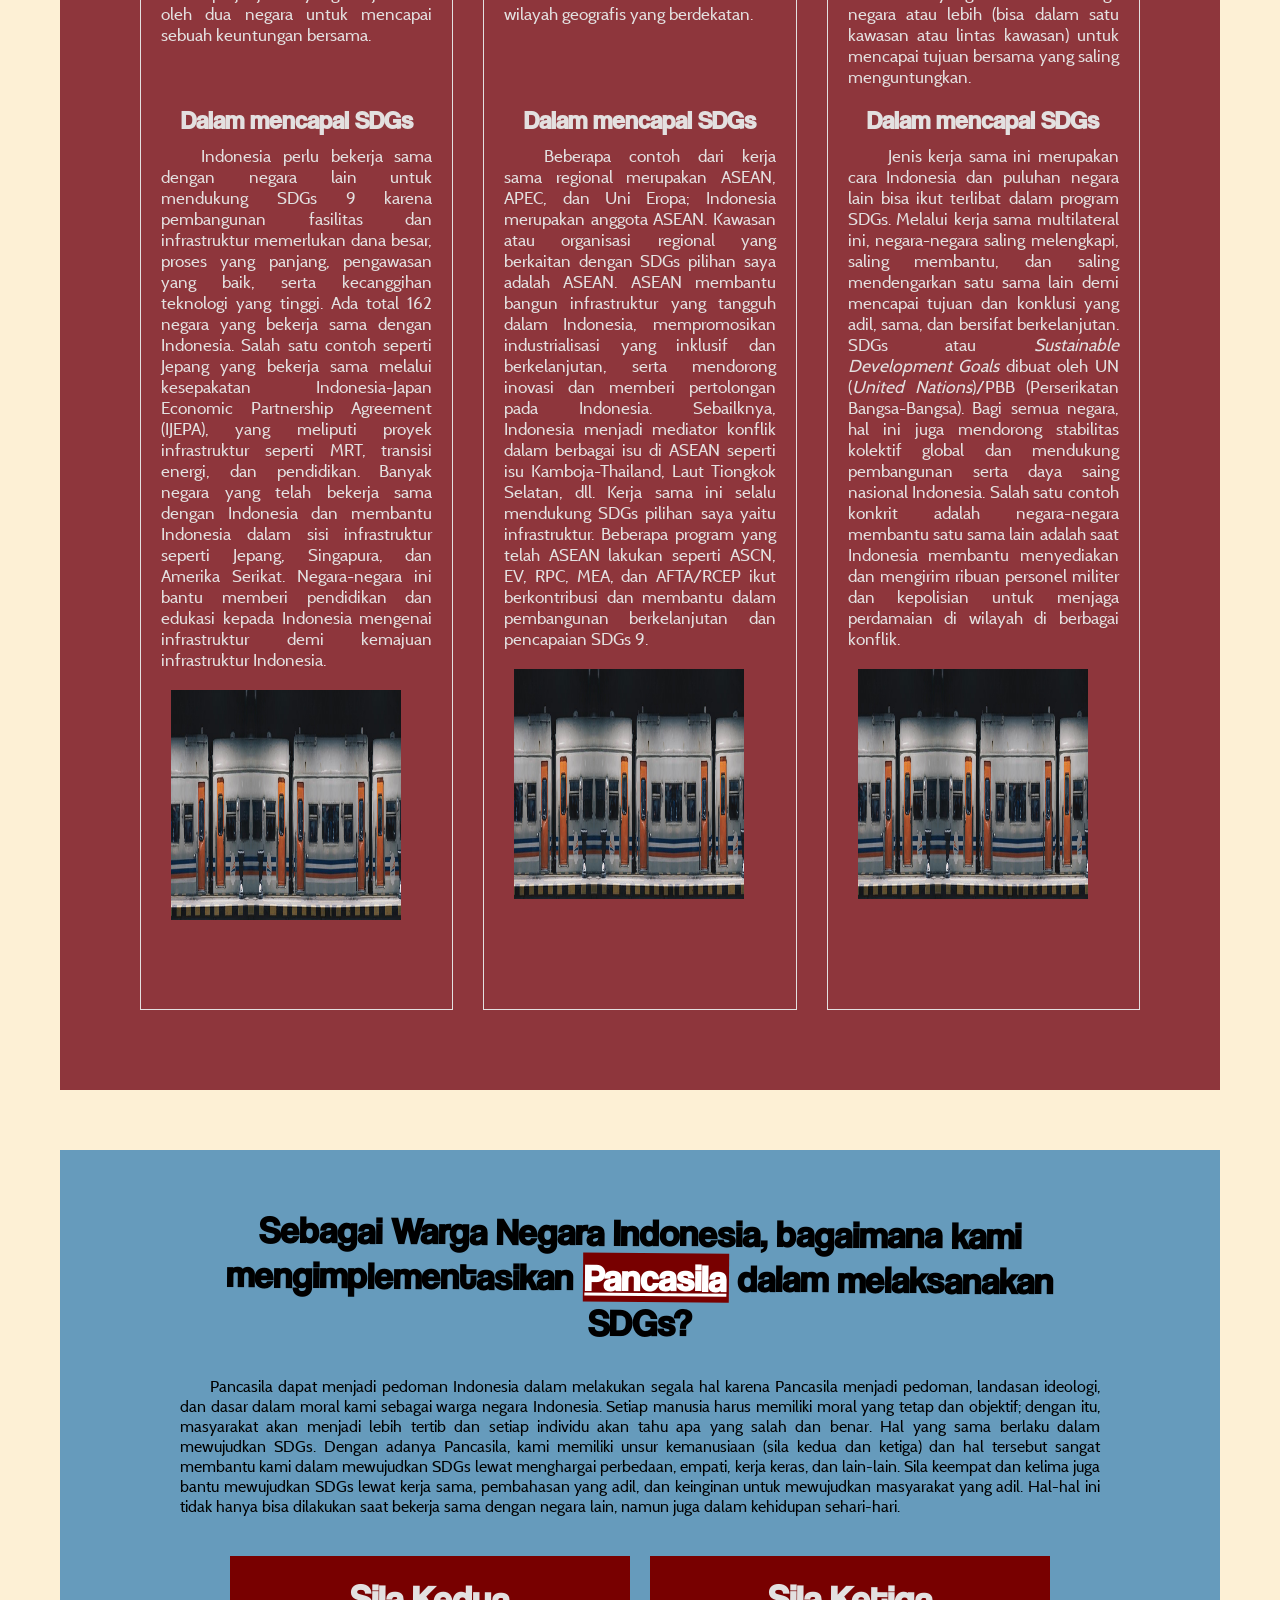
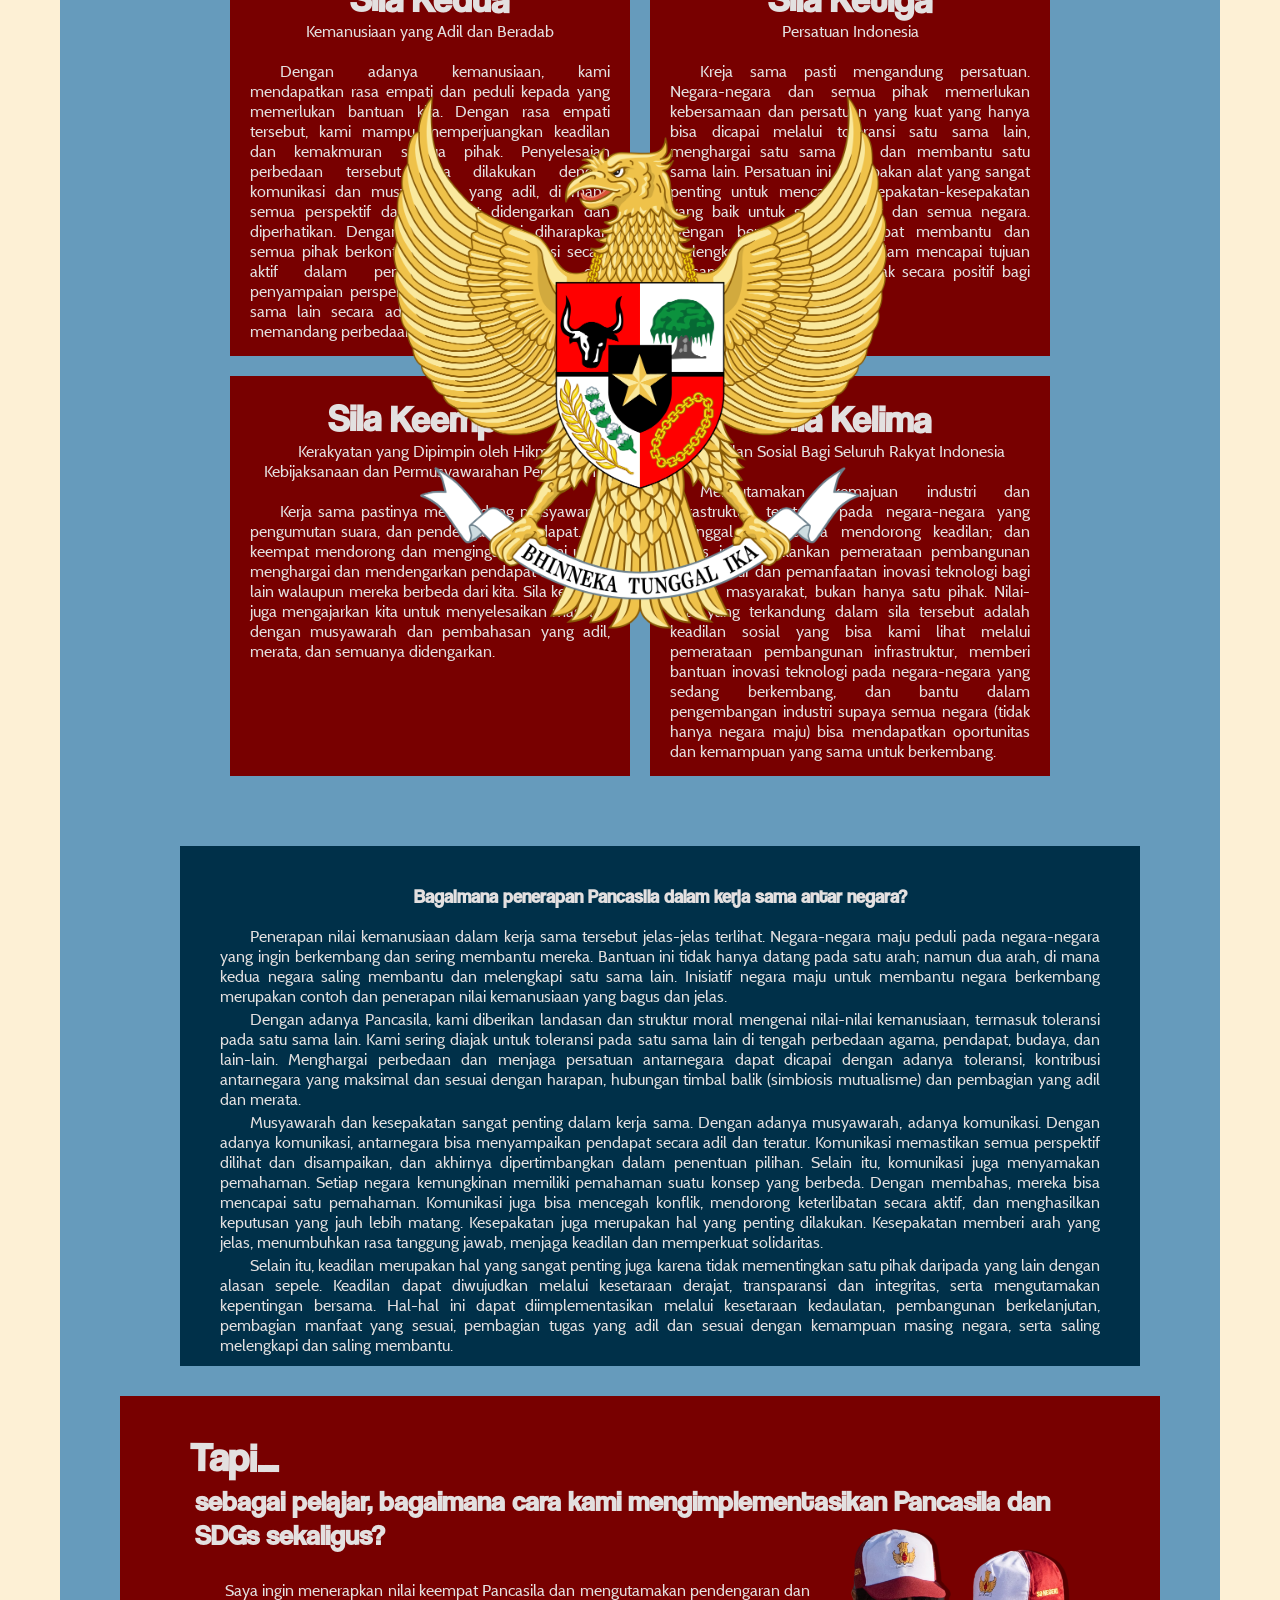
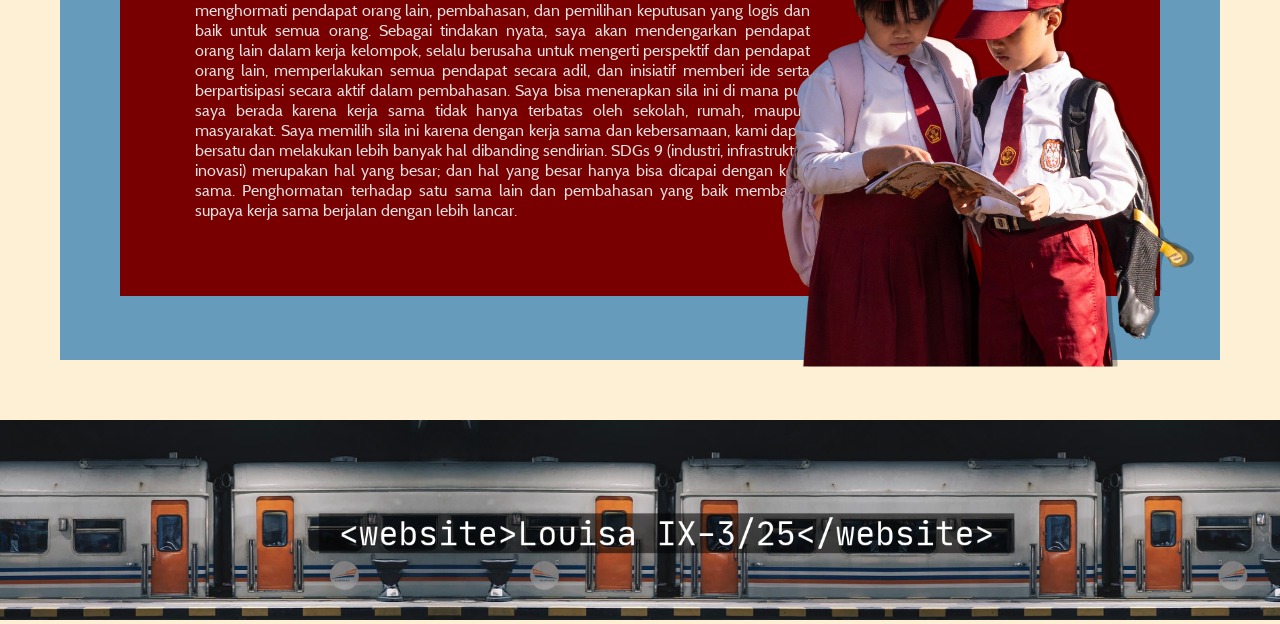
<file: ppkn.html>
<!DOCTYPE html>
<html>
    <head>
        <title>SDGs dan Pembangunan Berkelanjutan</title>
        <link rel="stylesheet" href="index.css">
        <link rel="stylesheet" href="ppkn.css">
    </head>

    <body>
        <!-- <div class="navup">
            <a href="index.html">       Beranda</a>
            <a href="ppkn.html">                 SDGs 9</a>
            <a href="gaskanips.html">   Pembangunan</a>
            <a href="aboutUS.html">                 Tentang Kami</a>
            <a href="dafpus.html">                 Daftar Pustaka</a>
        </div>

        <div class="header">
            <img src="mrtheaderOUT.png" alt="" class="image">
        </div> -->

        <ul>
            <li><a href="index.html">Beranda</a></li>

            <li class="dropp"><a href="ppkn.html" class="dropbtn">SDGs 9</a>
                <div class="dropisi">
                <a href="#yangpertama">Masalah di Sekitar</a>
                <a href="#yangkedua">Kerja sama</a>
                <a href="#yangketiga">Hubungan dengan Pancasila</a>
            </div></li>
            
            <li class="dropp"><a href="gaskanips.html" class="dropbtn">IPS</a>
            <div class="dropisi">
                <a href="gaskanips.html">Pembangunan</a>
                <a href="FIRSTgaskanips.html">SDGs 4</a>
            </div></li>
        
            <li><a href="aboutUS.html">Tentang Kami</a></li>
            <li><a href="dafpus.html">Daftar Pustaka</a></li>
        </ul>

        <div class="header">
        </div>
        <img src="mrtheaderOUT.png" alt="" class="image">

        <!-- - Permasalahan disekitarku
         Keterkaitan SDGs dengan Kerjasama
         Hubungan Pancasila dengan SDGs -->

        <!-- hai! coba lihat apa yang di luar kaca mobilmu  itu
          -->

        <div class="aroundme" id="yangpertama">
            <h2>Coba anda lihat di luar kaca kereta...</h2>

            <!-- <i class="fa-solid fa-train-subway"></i> -->
            <!-- <svg xmlns="http://www.w3.org/2000/svg" viewBox="0 0 640 640" width="80px"><path d="M128 160C128 107 171 64 224 64L416 64C469 64 512 107 512 160L512 416C512 456.1 487.4 490.5 452.5 504.8L506.4 568.5C515 578.6 513.7 593.8 503.6 602.3C493.5 610.8 478.3 609.6 469.8 599.5L395.8 512L244.5 512L170.5 599.5C161.9 609.6 146.8 610.9 136.7 602.3C126.6 593.7 125.3 578.6 133.9 568.5L187.8 504.8C152.6 490.5 128 456.1 128 416L128 160zM192 192L192 288C192 305.7 206.3 320 224 320L296 320L296 160L224 160C206.3 160 192 174.3 192 192zM344 320L416 320C433.7 320 448 305.7 448 288L448 192C448 174.3 433.7 160 416 160L344 160L344 320zM224 448C241.7 448 256 433.7 256 416C256 398.3 241.7 384 224 384C206.3 384 192 398.3 192 416C192 433.7 206.3 448 224 448zM448 416C448 398.3 433.7 384 416 384C398.3 384 384 398.3 384 416C384 433.7 398.3 448 416 448C433.7 448 448 433.7 448 416z"/></svg> -->
        
            <img src="watdoyiusee.png" alt="">
            <p>Mungkin anda bisa menemukan hal yang saya maksud. Saya ingin mengangkat kurangnya kemajuan teknologi dan infrastruktur di Indonesia. Bagaimana menurutmu? Setuju atau tidak?</p>
        
            <div class="infoletsgo">
                <div class="industri">
                    <h3>KURANGNYA</h3>
                    <h1>INDUSTRI</h1>

                    <p>Sekitar 60–70% industri modern terpusat di Jawa (terutama Jawa Barat, Jakarta, dan Jawa Timur). Sementara, wilayah seperti Kalimantan, Sulawesi, dan Nusa Tenggara tertinggal secara kemajuan industri.
                        Hal ini mengakibatkan kesenjangan kontribusi ekonomi, urbanisasi dan migrasi dalam jumlah yang besar demi hidup yang lebih baik di Jawa, dan kesenjangan kualitas SDM di antara wilayah-wilayah.
                    </p>
                </div>

                <div class="inovasi">
                    <h3>KURANGNYA</h3>
                    <h1>INOVASI</h1>

                    <p>Teknologi Indonesia kurang maju dan canggih dibanding negara yang lain. Hal ini menghambat pertumbuhan kami sebagai negara dan membawa dampak dan efek yang besar untuk berbagai pihak.
                        Berbagai wilayah di Indonesia bahkan belum mendapat akses internet yang baik atau lengkap. Selain itu, Indonesia juga tidak memiliki banyak ahli dan spesialis mengenai teknologi sehingga
                        inovasi terhambat.
                    </p>
                </div>

                <div class="infrastruktur">
                    <h3>KURANGNYA</h3>
                    <h1>INFRASTRUKTUR</h1>

                    <p>Permasalahan yang pernah saya lihat adalah ketidakrataan pembagian pembangunan infrastruktur. Daerah yang terpencil atau kurang diperhatikan sering memiliki fasilitas yang kurang karena kurang diperhatikan pemerintah. 
                    Semua orang di Indonesia terkena dampaknya; kurangnya kemajuan teknologi di Indonesia sudah terlihat dan berdampak pada kehidupan kami sehari-hari dengan berbagai cara 
                    <!-- (contoh: MRT yang luas dan bersih, fasilitas dirawat dengan baik). Akibatnya adalah terhambatnya perkembangan negara.    -->
                    </p>
                </div>
            </div>
        </div>
        <div class="kerjasama" id="yangkedua">
            <h2>Jadi, bagaimana Indonesia bisa mengatasinya?</h2>
            <p>Tentu, memerlukan bantuan negara lain!</p>
            <p class="unik"><i>Tapi, apa saja kerja sama antar negara yang bisa/sudah dilakukan Indonesia?</i></p>
        
            <div class="gridagain">
                <div class="bilateral">
                    <div class="certainHEIGHT">
                        <h1>Bilateral</h1>
                        <p>Kerja sama bilateral merupakan hubungan timbal balik, formal, atau perjanjian yang dijalankan oleh dua negara untuk mencapai sebuah keuntungan bersama.</p>
                    </div>

                    <h3>Dalam mencapai SDGs</h3>
                    <p>Indonesia perlu bekerja sama dengan negara lain untuk mendukung SDGs 9 karena pembangunan fasilitas dan infrastruktur memerlukan dana besar, proses yang panjang, pengawasan yang baik, serta kecanggihan teknologi yang tinggi.
                        Ada total 162 negara yang bekerja sama dengan Indonesia. Salah satu contoh seperti Jepang yang bekerja sama melalui kesepakatan Indonesia-Japan Economic Partnership Agreement (IJEPA), yang meliputi proyek infrastruktur seperti MRT, transisi energi, dan pendidikan. 
                        Banyak negara yang telah bekerja sama dengan Indonesia dan membantu Indonesia dalam sisi infrastruktur seperti Jepang, Singapura, dan Amerika Serikat. Negara-negara ini bantu memberi pendidikan dan edukasi kepada Indonesia mengenai infrastruktur demi kemajuan infrastruktur Indonesia.
                    </p>
                    <img src="tttrain.png" alt="">
                </div>


                <div class="regional">
                    <div class="certainHEIGHT">
                        <h1>Regional</h1>
                        <p>Kerja sama regional adalah kerja sama antara beberapa negara yang berada dalam satu kawasan atau wilayah geografis yang berdekatan.</p>
                    </div>

                    <h3>Dalam mencapai SDGs</h3>
                    <p>Beberapa contoh dari kerja sama regional merupakan ASEAN, APEC, dan Uni Eropa; Indonesia merupakan anggota ASEAN. Kawasan atau organisasi regional yang berkaitan dengan SDGs pilihan saya adalah ASEAN. ASEAN membantu bangun infrastruktur yang tangguh dalam Indonesia, mempromosikan industrialisasi yang inklusif dan berkelanjutan, serta mendorong inovasi dan memberi pertolongan pada Indonesia. 
                        Sebailknya, Indonesia menjadi mediator konflik dalam berbagai isu di ASEAN seperti isu Kamboja-Thailand, Laut Tiongkok Selatan, dll.
                        Kerja sama ini selalu mendukung SDGs pilihan saya yaitu infrastruktur. Beberapa program yang telah ASEAN lakukan seperti ASCN, EV, RPC, MEA, dan AFTA/RCEP ikut berkontribusi dan membantu dalam pembangunan berkelanjutan dan pencapaian SDGs 9.
                    </p>
                    <img src="tttrain.png" alt="">
                </div>


                <div class="multilateral">
                    <div class="certainHEIGHT">
                        <h1>Multilateral</h1>
                        <p>Kerja sama multilateral adalah bentuk hubungan atau proses kolaborasi yang melibatkan tiga negara atau lebih (bisa dalam satu kawasan atau lintas kawasan) untuk mencapai tujuan bersama yang saling menguntungkan.</p>
                    </div>

                    <h3>Dalam mencapai SDGs</h3>
                    <p>Jenis kerja sama ini merupakan cara Indonesia dan puluhan negara lain bisa ikut terlibat dalam program SDGs. Melalui kerja sama multilateral ini, negara-negara saling melengkapi, saling membantu, dan saling mendengarkan satu sama lain demi mencapai tujuan dan konklusi yang adil, sama, dan bersifat berkelanjutan. 
                        SDGs atau <i>Sustainable Development Goals</i> dibuat oleh UN (<i>United Nations</i>)/PBB (Perserikatan Bangsa-Bangsa). Bagi semua negara, hal ini juga mendorong stabilitas kolektif global dan mendukung pembangunan serta daya saing nasional Indonesia.
                        Salah satu contoh konkrit adalah negara-negara membantu satu sama lain adalah saat Indonesia membantu menyediakan dan mengirim ribuan personel militer dan kepolisian untuk menjaga perdamaian di wilayah di berbagai konflik.</p>
                    <img src="tttrain.png" alt="">
                </div>
            </div>

        </div>   
        <div class="pancasila" id="yangketiga">
            <h2>Sebagai Warga Negara Indonesia, bagaimana kami mengimplementasikan <u class="fancy">Pancasila</u> dalam melaksanakan SDGs?</h2>
            <p class="ey">Pancasila dapat menjadi pedoman Indonesia dalam melakukan segala hal karena Pancasila menjadi pedoman, landasan ideologi, dan dasar dalam moral kami sebagai warga negara Indonesia. Setiap manusia harus memiliki moral yang tetap dan objektif; dengan itu, masyarakat akan menjadi lebih tertib dan setiap individu akan tahu apa yang salah dan benar. Hal yang sama berlaku dalam mewujudkan SDGs. Dengan adanya Pancasila, kami memiliki unsur kemanusiaan (sila kedua dan ketiga) dan hal tersebut sangat membantu kami dalam mewujudkan SDGs lewat menghargai perbedaan, empati, kerja keras, dan lain-lain. Sila keempat dan kelima juga bantu mewujudkan SDGs lewat kerja sama, pembahasan yang adil, dan keinginan untuk mewujudkan masyarakat yang adil. Hal-hal ini tidak hanya bisa dilakukan saat bekerja sama dengan negara lain, namun juga dalam kehidupan sehari-hari.</p>
            

            <div class="informasi">
                <div class="upupup">
                    <div class="sila2">
                        <h2>Sila Kedua</h2>
                        <p class="isi">Kemanusiaan yang Adil dan Beradab</p>
                        <p>Dengan adanya kemanusiaan, kami mendapatkan rasa empati dan peduli kepada yang memerlukan bantuan kita. Dengan rasa empati tersebut, kami mampu memperjuangkan keadilan dan kemakmuran semua pihak. Penyelesaian perbedaan tersebut bisa dilakukan dengan komunikasi dan musyawarah yang adil, di mana semua perspektif dan pendapat didengarkan dan diperhatikan. 
                            Dengan pembahasan ini, diharapkan semua pihak berkontribusi dan berpartisipasi secara aktif dalam penyampaian pendapat dan penyampaian perspektif, serta memperlakukan satu sama lain secara adil dalam pembahasan tanpa memandang perbedaan.</p>
                    </div>
                    <div class="sila3">
                        <h2>Sila Ketiga</h2>
                        <p class="isi">Persatuan Indonesia</p>
                        <p>Kreja sama pasti mengandung persatuan. Negara-negara dan semua pihak memerlukan kebersamaan dan persatuan yang kuat yang hanya bisa dicapai melalui toleransi satu sama lain, menghargai satu sama lain dan membantu satu sama lain.
                            Persatuan ini merupakan alat yang sangat penting untuk mencapai kesepakatan-kesepakatan yang baik untuk semua pihak dan semua negara. Dengan bersatu, mereka dapat membantu dan melengkapi satu sama lain dalam mencapai tujuan bersama yang akan berdampak secara positif bagi semua pihak yang terlibat.
                        </p>
                    </div>
                </div>
                <div class="downdowndown">
                    <div class="sila4">
                    <h2>Sila Keempat</h2>
                    <p class="isi">Kerakyatan yang Dipimpin oleh Hikmat Kebijaksanaan dan Permusyawarahan Perwakilan</p>
                    <p>Kerja sama pastinya mengandung musyawarah, pengumutan suara, dan pendengaran pendapat. Sila keempat mendorong dan mengingatkan kami untuk menghargai dan mendengarkan pendapat satu sama lain walaupun mereka berbeda dari kita. 
                        Sila keempat juga mengajarkan kita untuk menyelesaikan masalah dengan musyawarah dan pembahasan yang adil, merata, dan semuanya didengarkan. 
                    </p>
                    </div>
                <div class="sila5">
                    <h2>Sila Kelima</h2>
                    <p class="isi">Keadilan Sosial Bagi Seluruh Rakyat Indonesia</p>
                    <p>Mengutamakan kemajuan industri dan infrastruktur, terutama pada negara-negara yang tertinggal. Sila kelima mendorong keadilan; dan SDGs ini menekankan pemerataan pembangunan infrastruktur dan pemanfaatan inovasi teknologi bagi seluruh masyarakat, bukan hanya satu pihak. 
                        Nilai-nilai yang terkandung dalam sila tersebut adalah keadilan sosial yang bisa kami lihat melalui pemerataan pembangunan infrastruktur, memberi bantuan inovasi teknologi pada negara-negara yang sedang berkembang, dan bantu dalam pengembangan industri supaya semua negara 
                        (tidak hanya negara maju) bisa mendapatkan oportunitas dan kemampuan yang sama untuk berkembang.
                    </p>
                </div>
                </div>
                <img src="garuda.png" alt="" class="garuda">
            </div>
            
            <div class="kerjasamaa">
                <div class="">
                    <h3>Bagaimana penerapan Pancasila dalam kerja sama antar negara?</h3>
                    <p>	Penerapan nilai kemanusiaan dalam kerja sama tersebut jelas-jelas terlihat. Negara-negara maju peduli pada negara-negara yang ingin berkembang dan sering membantu mereka. Bantuan ini tidak hanya datang pada satu arah; namun dua arah, di mana kedua negara saling membantu dan melengkapi satu sama lain. Inisiatif negara maju untuk membantu negara berkembang merupakan contoh dan penerapan nilai kemanusiaan yang bagus dan jelas.</p>
                    <p>Dengan adanya Pancasila, kami diberikan landasan dan struktur moral mengenai nilai-nilai kemanusiaan, termasuk toleransi pada satu sama lain. Kami sering diajak untuk toleransi pada satu sama lain di tengah perbedaan agama, pendapat, budaya, dan lain-lain. Menghargai perbedaan dan menjaga persatuan antarnegara dapat dicapai dengan adanya toleransi, kontribusi antarnegara yang maksimal dan sesuai dengan harapan, hubungan timbal balik (simbiosis mutualisme) dan pembagian yang adil dan merata.</p>
	                <p>Musyawarah dan kesepakatan sangat penting dalam kerja sama. Dengan adanya musyawarah, adanya komunikasi. Dengan adanya komunikasi, antarnegara bisa menyampaikan pendapat secara adil dan teratur. Komunikasi memastikan semua perspektif dilihat dan disampaikan, dan akhirnya dipertimbangkan dalam penentuan pilihan. Selain itu, komunikasi juga menyamakan pemahaman. Setiap negara kemungkinan memiliki pemahaman suatu konsep yang berbeda. Dengan membahas, mereka bisa mencapai satu pemahaman. 
                    Komunikasi juga bisa mencegah konflik, mendorong keterlibatan secara aktif, dan menghasilkan keputusan yang jauh lebih matang. Kesepakatan juga merupakan hal yang penting dilakukan. Kesepakatan memberi arah yang jelas, menumbuhkan rasa tanggung jawab, menjaga keadilan dan memperkuat solidaritas.</p>
	                <p>Selain itu, keadilan merupakan hal yang sangat penting juga karena tidak mementingkan satu pihak daripada yang lain dengan alasan sepele. Keadilan dapat diwujudkan melalui kesetaraan derajat, transparansi dan integritas, serta mengutamakan kepentingan bersama. Hal-hal ini dapat diimplementasikan melalui kesetaraan kedaulatan, pembangunan berkelanjutan, pembagian manfaat yang sesuai, pembagian tugas yang adil dan sesuai dengan kemampuan masing negara, serta saling melengkapi dan saling membantu.</p>
                </div>
            </div>
            <div class="pelajar">
                <div class="pelajarINFO">
                    <h2>Tapi...</h2>
                    <h3>sebagai pelajar, bagaimana cara kami mengimplementasikan Pancasila dan SDGs sekaligus?</h3>
                    <p>	Saya ingin menerapkan nilai keempat Pancasila dan mengutamakan pendengaran dan menghormati pendapat orang lain, pembahasan, dan pemilihan keputusan yang logis dan baik untuk semua orang. Sebagai tindakan nyata, saya akan mendengarkan pendapat orang lain dalam kerja kelompok, selalu berusaha untuk mengerti perspektif dan pendapat orang lain, memperlakukan semua pendapat secara adil, dan inisiatif memberi ide serta berpartisipasi secara aktif dalam pembahasan. Saya bisa menerapkan sila ini di mana pun saya berada karena kerja sama tidak hanya terbatas oleh sekolah, rumah, maupun masyarakat.
	        Saya memilih sila ini karena dengan kerja sama dan kebersamaan, kami dapat bersatu dan melakukan lebih banyak hal dibanding sendirian. SDGs 9 (industri, infrastruktur, inovasi) merupakan hal yang besar; dan hal yang besar hanya bisa dicapai dengan kerja sama. Penghormatan terhadap satu sama lain dan pembahasan yang baik membantu supaya kerja sama berjalan dengan lebih lancar. </p>
                
        </div>
            </div>
            <img src="siswi.png" alt=" " class="svg">
        </div>

        <div class="foot">
            <img src="fotoer.png" alt="">
        </div>

    </body>
    </html>
</file>
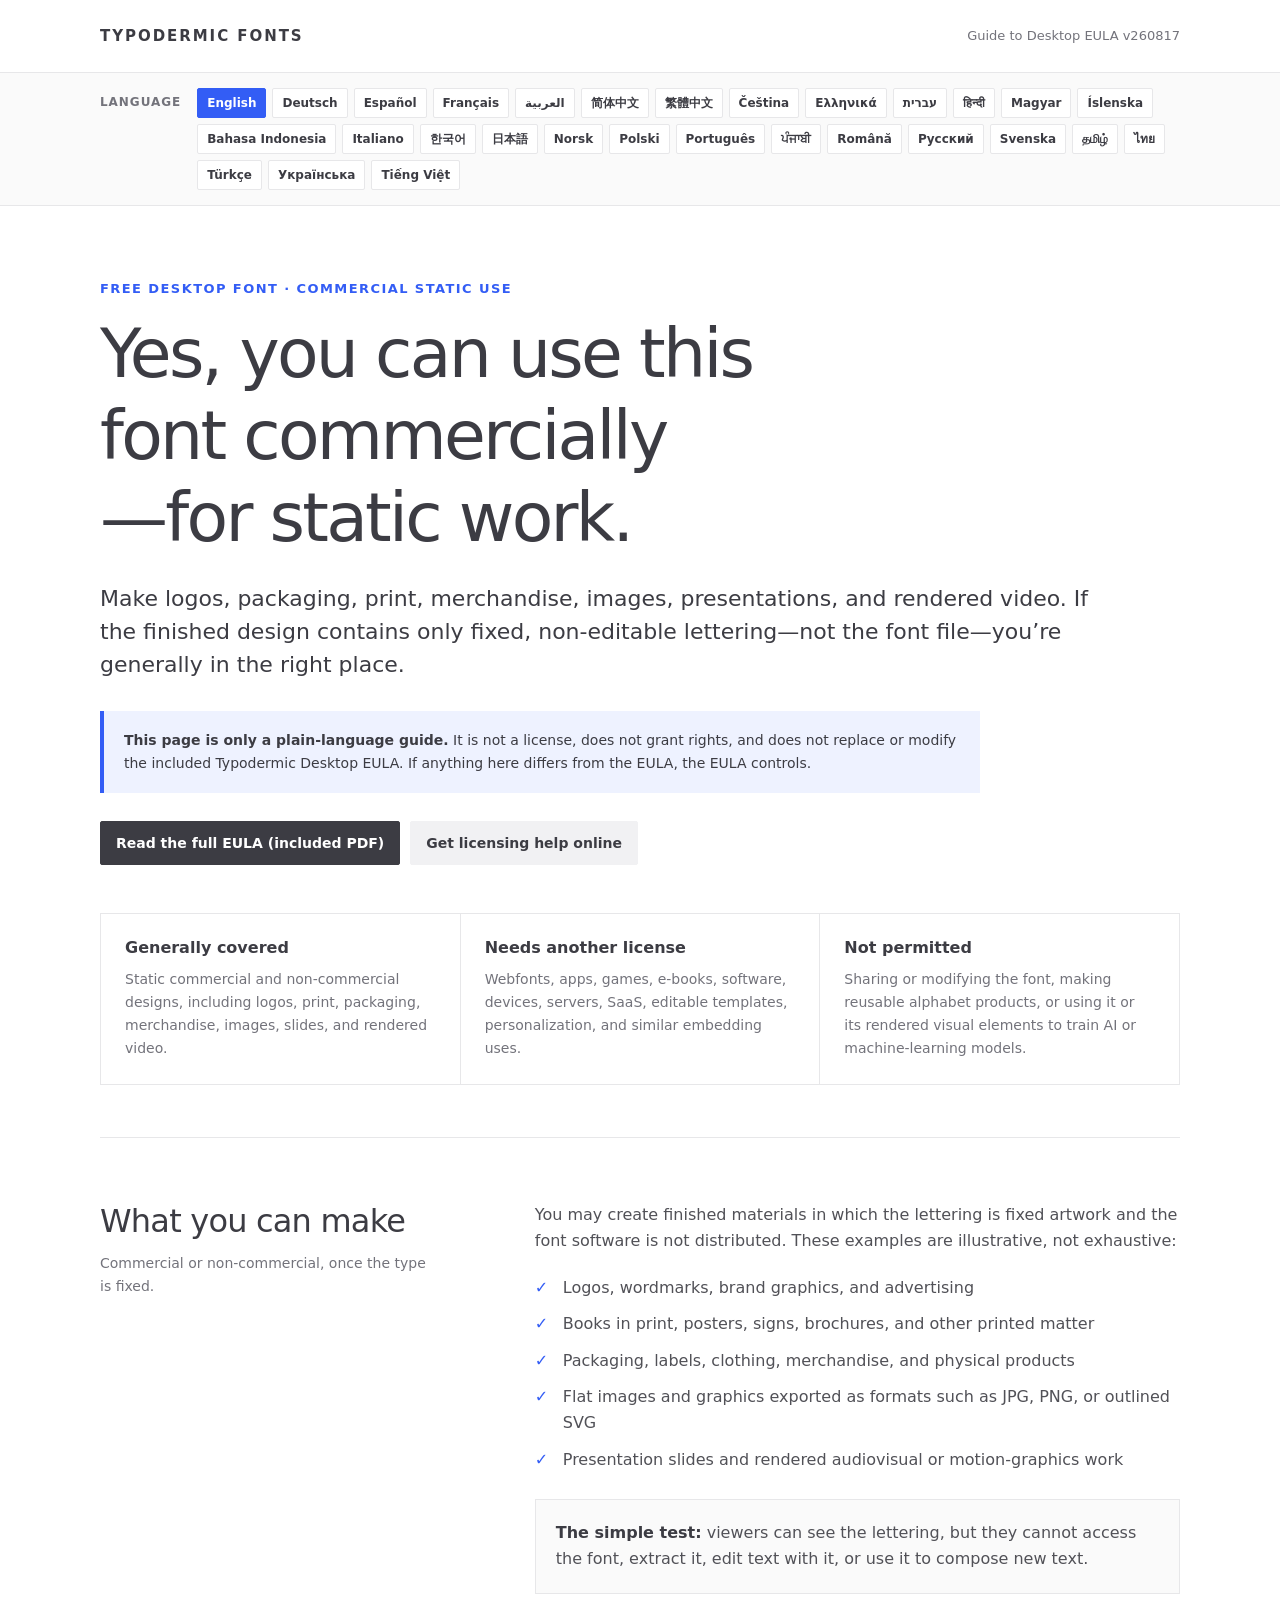
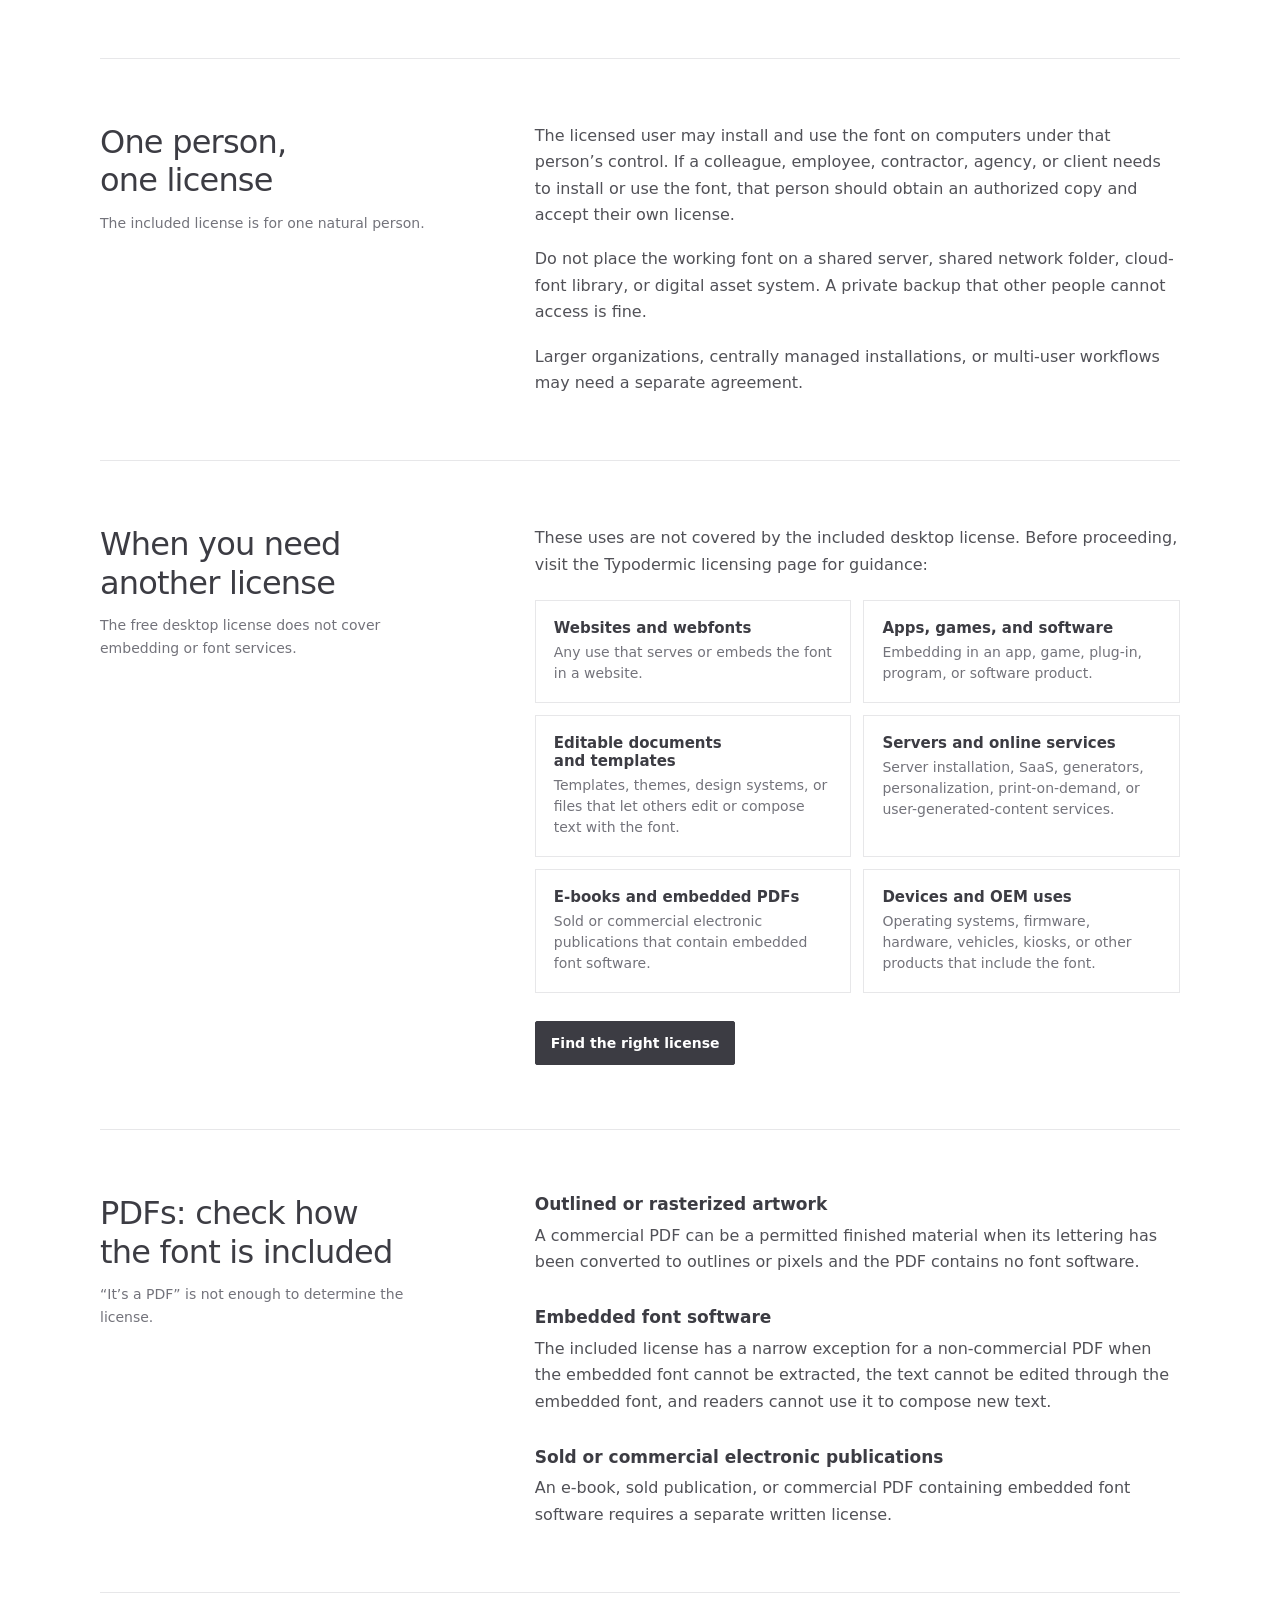
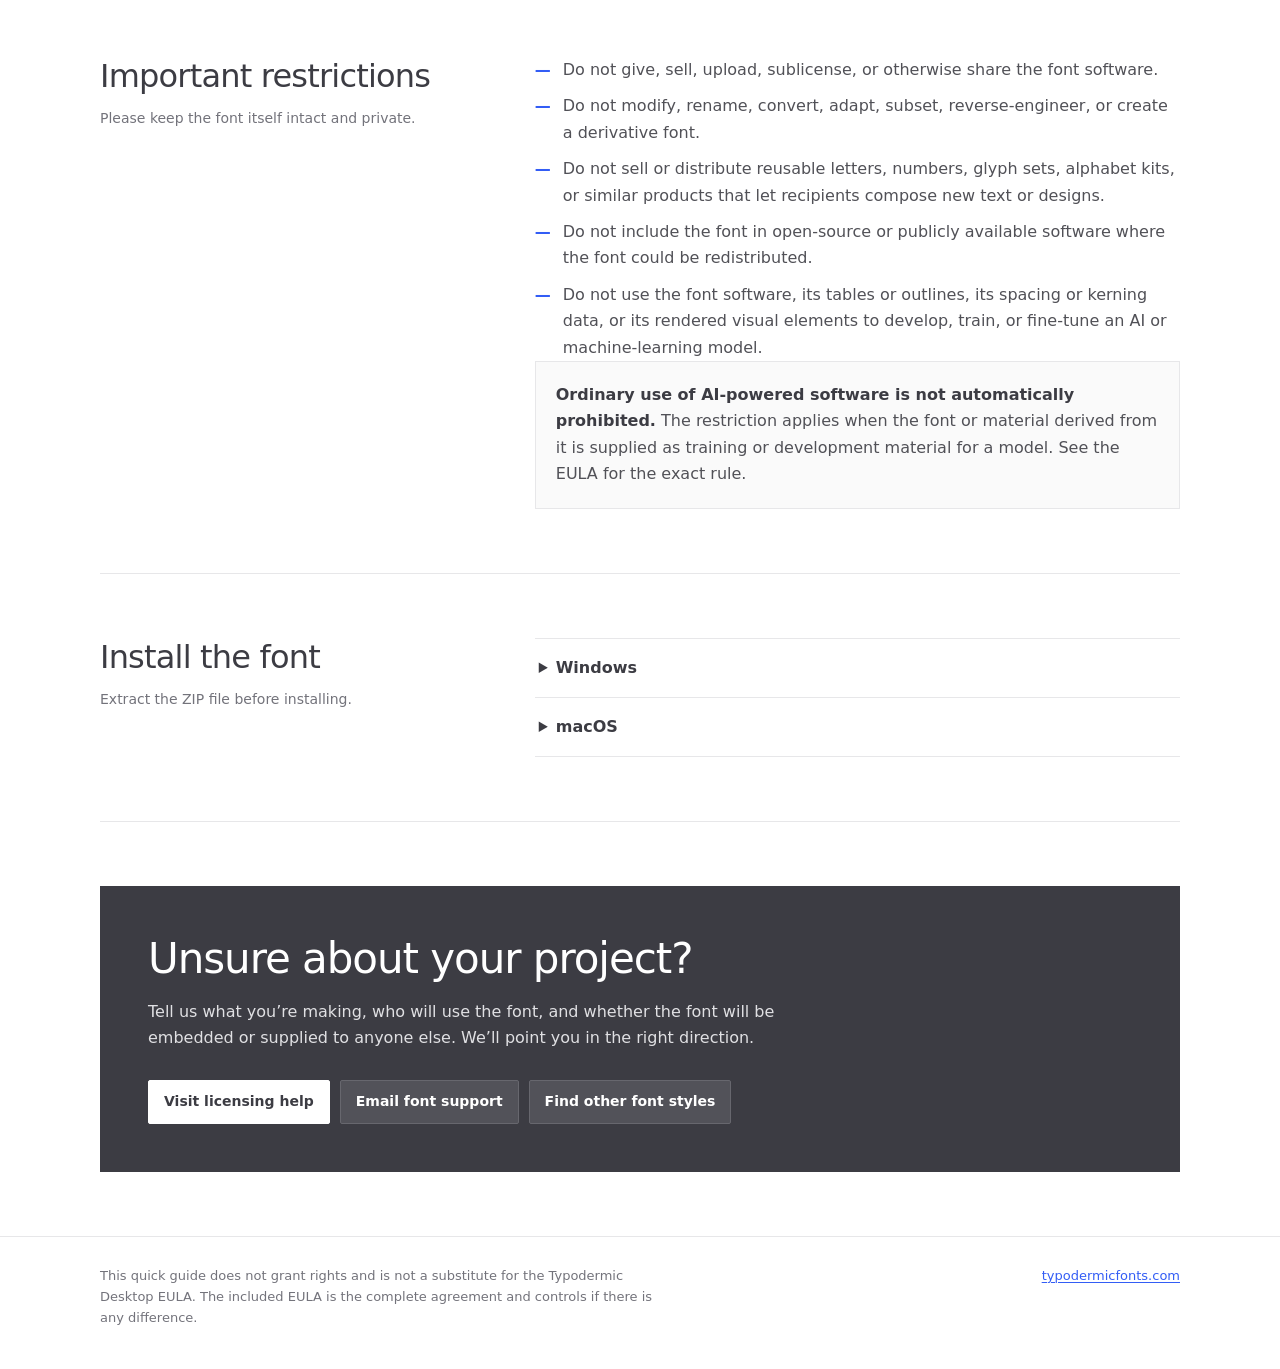
<file: read-this.html>
<!doctype html>
<html lang="en">
<head>
  <meta charset="utf-8">
  <meta name="viewport" content="width=device-width, initial-scale=1">
  <meta name="theme-color" content="#335df5">
  <title>Typodermic Fonts — Free Desktop Font Quick Guide</title>
  <style>
    :root {
      color-scheme: light;
      --blue: #335df5;
      --charcoal: #3c3c43;
      --text: #515157;
      --muted: #73737b;
      --control: #f1f1f3;
      --line: #e7e7e9;
      --white: #ffffff;
      --soft-blue: #eef2ff;
      --radius: 2px;
      --shell: min(calc(100% - 48px), 1080px);
      --reading: 72ch;
    }

    * {
      box-sizing: border-box;
    }

    html {
      scroll-behavior: smooth;
    }

    body {
      margin: 0;
      background: var(--white);
      color: var(--text);
      font-family: system-ui, -apple-system, BlinkMacSystemFont, "Segoe UI", Helvetica, Arial, sans-serif;
      font-size: 16px;
      line-height: 1.65;
      -webkit-font-smoothing: antialiased;
      text-rendering: optimizeLegibility;
    }

    a {
      color: var(--blue);
      text-decoration-thickness: 1px;
      text-underline-offset: 0.18em;
    }

    a:hover {
      text-decoration-thickness: 2px;
    }

    a:focus-visible,
    summary:focus-visible {
      outline: 2px solid var(--blue);
      outline-offset: 3px;
    }

    .site-header {
      border-bottom: 1px solid var(--line);
    }

    .header-inner,
    .language-inner,
    main,
    .footer-inner {
      width: var(--shell);
      margin-inline: auto;
    }

    .header-inner {
      min-height: 72px;
      display: flex;
      align-items: center;
      justify-content: space-between;
      gap: 24px;
    }

    .wordmark {
      color: var(--charcoal);
      font-size: 15px;
      font-weight: 800;
      letter-spacing: 0.13em;
      line-height: 1;
      text-decoration: none;
      white-space: nowrap;
    }

    .wordmark:hover {
      color: var(--blue);
      text-decoration: none;
    }

    .header-note {
      color: var(--muted);
      font-size: 13px;
      text-align: right;
    }

    .language-bar {
      border-bottom: 1px solid var(--line);
      background: #fafafa;
    }

    .language-inner {
      display: flex;
      align-items: flex-start;
      gap: 16px;
      padding: 15px 0;
    }

    .language-label {
      flex: 0 0 auto;
      margin: 5px 0 0;
      color: var(--muted);
      font-size: 12px;
      font-weight: 750;
      letter-spacing: 0.08em;
      text-transform: uppercase;
    }

    .language-buttons {
      display: flex;
      flex-wrap: wrap;
      gap: 6px;
    }

    .language-button {
      min-height: 30px;
      padding: 5px 9px;
      border: 1px solid var(--line);
      border-radius: var(--radius);
      background: var(--white);
      color: var(--charcoal);
      font: inherit;
      font-size: 12px;
      font-weight: 650;
      line-height: 1.2;
      cursor: pointer;
    }

    .language-button:hover,
    .language-button:focus-visible,
    .language-button[aria-pressed="true"] {
      border-color: var(--blue);
      background: var(--blue);
      color: var(--white);
    }

    .language-button:focus-visible {
      outline: 2px solid var(--blue);
      outline-offset: 2px;
    }

    .sr-only {
      position: absolute;
      width: 1px;
      height: 1px;
      padding: 0;
      margin: -1px;
      overflow: hidden;
      clip: rect(0, 0, 0, 0);
      white-space: nowrap;
      border: 0;
    }

    .hero {
      padding: 72px 0 52px;
      border-bottom: 1px solid var(--line);
    }

    .eyebrow {
      margin: 0 0 14px;
      color: var(--blue);
      font-size: 13px;
      font-weight: 750;
      letter-spacing: 0.11em;
      text-transform: uppercase;
    }

    h1,
    h2,
    h3 {
      color: var(--charcoal);
      line-height: 1.2;
      text-wrap: balance;
    }

    h1 {
      max-width: 820px;
      margin: 0;
      font-size: clamp(36px, 5.8vw, 68px);
      font-weight: 450;
      letter-spacing: -0.04em;
    }

    .intro {
      max-width: var(--reading);
      margin: 24px 0 0;
      color: var(--charcoal);
      font-size: clamp(18px, 2.2vw, 22px);
      line-height: 1.5;
    }

    .legal-notice {
      max-width: 880px;
      margin-top: 30px;
      padding: 18px 20px;
      background: var(--soft-blue);
      border-inline-start: 4px solid var(--blue);
      color: var(--charcoal);
      font-size: 14px;
    }

    .legal-notice strong {
      font-weight: 750;
    }

    .actions {
      display: flex;
      flex-wrap: wrap;
      gap: 10px;
      margin-top: 28px;
    }

    .button {
      display: inline-flex;
      min-height: 44px;
      align-items: center;
      justify-content: center;
      padding: 10px 15px;
      border: 1px solid var(--charcoal);
      border-radius: var(--radius);
      background: var(--charcoal);
      color: var(--white);
      font-size: 14px;
      font-weight: 700;
      line-height: 1.2;
      text-align: center;
      text-decoration: none;
    }

    .button.secondary {
      border-color: var(--control);
      background: var(--control);
      color: var(--charcoal);
    }

    .button:hover,
    .button:focus-visible {
      border-color: var(--blue);
      background: var(--blue);
      color: var(--white);
      text-decoration: none;
    }

    .summary-grid {
      display: grid;
      grid-template-columns: repeat(3, minmax(0, 1fr));
      gap: 1px;
      margin-top: 48px;
      background: var(--line);
      border: 1px solid var(--line);
    }

    .summary-card {
      min-width: 0;
      padding: 24px;
      background: var(--white);
    }

    .summary-card h2 {
      margin: 0 0 10px;
      font-size: 16px;
      font-weight: 750;
    }

    .summary-card p {
      margin: 0;
      color: var(--muted);
      font-size: 14px;
    }

    .section {
      display: grid;
      grid-template-columns: minmax(180px, 0.34fr) minmax(0, 0.66fr);
      gap: clamp(36px, 8vw, 110px);
      padding: 64px 0;
      border-bottom: 1px solid var(--line);
    }

    .section-heading h2 {
      margin: 0;
      font-size: clamp(23px, 3vw, 32px);
      font-weight: 500;
      letter-spacing: -0.025em;
    }

    .section-heading p {
      margin: 12px 0 0;
      color: var(--muted);
      font-size: 14px;
    }

    .section-body > :first-child {
      margin-top: 0;
    }

    .section-body > :last-child {
      margin-bottom: 0;
    }

    .section-body h3 {
      margin: 32px 0 8px;
      font-size: 17px;
      font-weight: 750;
    }

    .section-body p {
      max-width: var(--reading);
      margin: 0 0 18px;
    }

    .plain-list,
    .cross-list {
      display: grid;
      gap: 10px;
      max-width: var(--reading);
      margin: 20px 0 0;
      padding: 0;
      list-style: none;
    }

    .plain-list li,
    .cross-list li {
      position: relative;
      padding-inline-start: 28px;
    }

    .plain-list li::before,
    .cross-list li::before {
      position: absolute;
      inset-inline-start: 0;
      color: var(--blue);
      font-weight: 800;
    }

    .plain-list li::before {
      content: "✓";
    }

    .cross-list li::before {
      content: "—";
    }

    .callout {
      max-width: var(--reading);
      margin: 26px 0;
      padding: 20px;
      border: 1px solid var(--line);
      background: #fafafa;
    }

    .callout strong {
      color: var(--charcoal);
    }

    .license-grid {
      display: grid;
      grid-template-columns: repeat(2, minmax(0, 1fr));
      gap: 12px;
      margin-top: 22px;
    }

    .license-item {
      padding: 18px;
      border: 1px solid var(--line);
    }

    .license-item h3 {
      margin: 0 0 5px;
      font-size: 15px;
    }

    .license-item p {
      margin: 0;
      color: var(--muted);
      font-size: 14px;
      line-height: 1.5;
    }

    details {
      max-width: var(--reading);
      border-top: 1px solid var(--line);
    }

    details:last-of-type {
      border-bottom: 1px solid var(--line);
    }

    summary {
      padding: 16px 4px;
      color: var(--charcoal);
      cursor: pointer;
      font-weight: 700;
    }

    details p {
      margin: 0;
      padding: 0 4px 18px;
      font-size: 14px;
    }

    .help-panel {
      margin: 64px 0;
      padding: clamp(26px, 5vw, 48px);
      background: var(--charcoal);
      color: var(--white);
    }

    .help-panel h2 {
      margin: 0;
      color: var(--white);
      font-size: clamp(27px, 4vw, 42px);
      font-weight: 450;
      letter-spacing: -0.025em;
    }

    .help-panel p {
      max-width: 62ch;
      margin: 14px 0 0;
      color: #e0e0e3;
    }

    .help-panel .button {
      border-color: var(--white);
      background: var(--white);
      color: var(--charcoal);
    }

    .help-panel .button.secondary {
      border-color: #67676e;
      background: #525259;
      color: var(--white);
    }

    .help-panel .button:hover,
    .help-panel .button:focus-visible {
      border-color: var(--blue);
      background: var(--blue);
      color: var(--white);
    }

    .site-footer {
      border-top: 1px solid var(--line);
    }

    .footer-inner {
      display: flex;
      justify-content: space-between;
      gap: 32px;
      padding: 28px 0 40px;
      color: var(--muted);
      font-size: 13px;
    }

    .footer-inner p {
      max-width: 70ch;
      margin: 0;
    }

    .footer-inner a {
      white-space: nowrap;
    }

    @media (max-width: 760px) {
      :root {
        --shell: min(calc(100% - 32px), 1080px);
      }

      .header-inner {
        min-height: 64px;
      }

      .header-note {
        display: none;
      }

      .language-inner {
        flex-direction: column;
        gap: 9px;
      }

      .language-label {
        margin-top: 0;
      }

      .hero {
        padding: 48px 0 36px;
      }

      .summary-grid,
      .section,
      .license-grid {
        grid-template-columns: 1fr;
      }

      .section {
        gap: 24px;
        padding: 46px 0;
      }

      .summary-card {
        padding: 20px;
      }

      .footer-inner {
        flex-direction: column;
        gap: 14px;
      }
    }

    @media (prefers-reduced-motion: reduce) {
      html {
        scroll-behavior: auto;
      }
    }

    @media print {
      :root {
        --shell: 100%;
      }

      body {
        color: #000;
        font-size: 11pt;
      }

      .site-header,
      .actions,
      .help-panel,
      .footer-link {
        display: none;
      }

      .hero,
      .section {
        padding: 24px 0;
      }

      .summary-grid,
      .license-grid {
        break-inside: avoid;
      }

      a {
        color: inherit;
      }
    }
  </style>
</head>
<body>
  <header class="site-header">
    <div class="header-inner">
      <a class="wordmark" href="https://typodermicfonts.com/">TYPODERMIC FONTS</a>
      <div class="header-note" data-i18n="headerNote">Guide to Desktop EULA v260817</div>
    </div>
  </header>

  <nav class="language-bar" aria-label="Choose a language" dir="ltr">
    <div class="language-inner">
      <p class="language-label" data-i18n="languageLabel">Language</p>
      <div class="language-buttons">
        <button class="language-button" type="button" data-lang="en" aria-pressed="true">English</button>
        <button class="language-button" type="button" data-lang="de" aria-pressed="false">Deutsch</button>
        <button class="language-button" type="button" data-lang="es" aria-pressed="false">Español</button>
        <button class="language-button" type="button" data-lang="fr" aria-pressed="false">Français</button>
        <button class="language-button" type="button" data-lang="ar" aria-pressed="false">العربية</button>
        <button class="language-button" type="button" data-lang="zh-Hans" aria-pressed="false">简体中文</button>
        <button class="language-button" type="button" data-lang="zh-Hant" aria-pressed="false">繁體中文</button>
        <button class="language-button" type="button" data-lang="cs" aria-pressed="false">Čeština</button>
        <button class="language-button" type="button" data-lang="el" aria-pressed="false">Ελληνικά</button>
        <button class="language-button" type="button" data-lang="he" aria-pressed="false">עברית</button>
        <button class="language-button" type="button" data-lang="hi" aria-pressed="false">हिन्दी</button>
        <button class="language-button" type="button" data-lang="hu" aria-pressed="false">Magyar</button>
        <button class="language-button" type="button" data-lang="is" aria-pressed="false">Íslenska</button>
        <button class="language-button" type="button" data-lang="id" aria-pressed="false">Bahasa Indonesia</button>
        <button class="language-button" type="button" data-lang="it" aria-pressed="false">Italiano</button>
        <button class="language-button" type="button" data-lang="ko" aria-pressed="false">한국어</button>
        <button class="language-button" type="button" data-lang="ja" aria-pressed="false">日本語</button>
        <button class="language-button" type="button" data-lang="no" aria-pressed="false">Norsk</button>
        <button class="language-button" type="button" data-lang="pl" aria-pressed="false">Polski</button>
        <button class="language-button" type="button" data-lang="pt" aria-pressed="false">Português</button>
        <button class="language-button" type="button" data-lang="pa" aria-pressed="false">ਪੰਜਾਬੀ</button>
        <button class="language-button" type="button" data-lang="ro" aria-pressed="false">Română</button>
        <button class="language-button" type="button" data-lang="ru" aria-pressed="false">Русский</button>
        <button class="language-button" type="button" data-lang="sv" aria-pressed="false">Svenska</button>
        <button class="language-button" type="button" data-lang="ta" aria-pressed="false">தமிழ்</button>
        <button class="language-button" type="button" data-lang="th" aria-pressed="false">ไทย</button>
        <button class="language-button" type="button" data-lang="tr" aria-pressed="false">Türkçe</button>
        <button class="language-button" type="button" data-lang="uk" aria-pressed="false">Українська</button>
        <button class="language-button" type="button" data-lang="vi" aria-pressed="false">Tiếng Việt</button>
      </div>
      <span class="sr-only" id="language-status" aria-live="polite"></span>
    </div>
  </nav>

  <noscript><p class="legal-notice">Language switching requires JavaScript. The English guide remains available below.</p></noscript>

  <main id="guide-content">
    <section class="hero" aria-labelledby="page-title">
      <p class="eyebrow" data-i18n="eyebrow">Free desktop font · commercial static use</p>
      <h1 id="page-title" data-i18n="pageHeading">Yes, you can use this font commercially—for static work.</h1>
      <p class="intro" data-i18n="intro">Make logos, packaging, print, merchandise, images, presentations, and rendered video. If the finished design contains only fixed, non-editable lettering—not the font file—you’re generally in the right place.</p>

      <div class="legal-notice" role="note">
        <strong data-i18n="noticeLead">This page is only a plain-language guide.</strong> <span data-i18n="noticeText">It is not a license, does not grant rights, and does not replace or modify the included Typodermic Desktop EULA. If anything here differs from the EULA, the EULA controls.</span>
      </div>

      <div class="actions">
        <a class="button" href="Typodermic Desktop EULA 2026.pdf" data-i18n="eulaButton">Read the full EULA (included PDF)</a>
        <a class="button secondary" href="https://typodermicfonts.com/license/" data-i18n="helpOnlineButton">Get licensing help online</a>
      </div>

      <div class="summary-grid">
        <article class="summary-card">
          <h2 data-i18n="coveredTitle">Generally covered</h2>
          <p data-i18n="coveredText">Static commercial and non-commercial designs, including logos, print, packaging, merchandise, images, slides, and rendered video.</p>
        </article>
        <article class="summary-card">
          <h2 data-i18n="anotherTitle">Needs another license</h2>
          <p data-i18n="anotherText">Webfonts, apps, games, e-books, software, devices, servers, SaaS, editable templates, personalization, and similar embedding uses.</p>
        </article>
        <article class="summary-card">
          <h2 data-i18n="notPermittedTitle">Not permitted</h2>
          <p data-i18n="notPermittedText">Sharing or modifying the font, making reusable alphabet products, or using it or its rendered visual elements to train AI or machine-learning models.</p>
        </article>
      </div>
    </section>

    <section class="section" aria-labelledby="make-heading">
      <div class="section-heading">
        <h2 id="make-heading" data-i18n="makeHeading">What you can make</h2>
        <p data-i18n="makeSubheading">Commercial or non-commercial, once the type is fixed.</p>
      </div>
      <div class="section-body" data-i18n-html="makeBody">
        <p>You may create finished materials in which the lettering is fixed artwork and the font software is not distributed. These examples are illustrative, not exhaustive:</p>
        <ul class="plain-list">
          <li>Logos, wordmarks, brand graphics, and advertising</li>
          <li>Books in print, posters, signs, brochures, and other printed matter</li>
          <li>Packaging, labels, clothing, merchandise, and physical products</li>
          <li>Flat images and graphics exported as formats such as JPG, PNG, or outlined SVG</li>
          <li>Presentation slides and rendered audiovisual or motion-graphics work</li>
        </ul>
        <div class="callout">
          <strong>The simple test:</strong> viewers can see the lettering, but they cannot access the font, extract it, edit text with it, or use it to compose new text.
        </div>
      </div>
    </section>

    <section class="section" aria-labelledby="user-heading">
      <div class="section-heading">
        <h2 id="user-heading" data-i18n="userHeading">One person, one license</h2>
        <p data-i18n="userSubheading">The included license is for one natural person.</p>
      </div>
      <div class="section-body" data-i18n-html="userBody">
        <p>The licensed user may install and use the font on computers under that person’s control. If a colleague, employee, contractor, agency, or client needs to install or use the font, that person should obtain an authorized copy and accept their own license.</p>
        <p>Do not place the working font on a shared server, shared network folder, cloud-font library, or digital asset system. A private backup that other people cannot access is fine.</p>
        <p>Larger organizations, centrally managed installations, or multi-user workflows may need a separate agreement.</p>
      </div>
    </section>

    <section class="section" aria-labelledby="different-heading">
      <div class="section-heading">
        <h2 id="different-heading" data-i18n="differentHeading">When you need another license</h2>
        <p data-i18n="differentSubheading">The free desktop license does not cover embedding or font services.</p>
      </div>
      <div class="section-body" data-i18n-html="differentBody">
        <p>These uses are not covered by the included desktop license. Before proceeding, visit the Typodermic licensing page for guidance:</p>
        <div class="license-grid">
          <article class="license-item">
            <h3>Websites and webfonts</h3>
            <p>Any use that serves or embeds the font in a website.</p>
          </article>
          <article class="license-item">
            <h3>Apps, games, and software</h3>
            <p>Embedding in an app, game, plug-in, program, or software product.</p>
          </article>
          <article class="license-item">
            <h3>Editable documents and templates</h3>
            <p>Templates, themes, design systems, or files that let others edit or compose text with the font.</p>
          </article>
          <article class="license-item">
            <h3>Servers and online services</h3>
            <p>Server installation, SaaS, generators, personalization, print-on-demand, or user-generated-content services.</p>
          </article>
          <article class="license-item">
            <h3>E-books and embedded PDFs</h3>
            <p>Sold or commercial electronic publications that contain embedded font software.</p>
          </article>
          <article class="license-item">
            <h3>Devices and OEM uses</h3>
            <p>Operating systems, firmware, hardware, vehicles, kiosks, or other products that include the font.</p>
          </article>
        </div>
        <div class="actions">
          <a class="button" href="https://typodermicfonts.com/license/">Find the right license</a>
        </div>
      </div>
    </section>

    <section class="section" aria-labelledby="pdf-heading">
      <div class="section-heading">
        <h2 id="pdf-heading" data-i18n="pdfHeading">PDFs: check how the font is included</h2>
        <p data-i18n="pdfSubheading">“It’s a PDF” is not enough to determine the license.</p>
      </div>
      <div class="section-body" data-i18n-html="pdfBody">
        <h3>Outlined or rasterized artwork</h3>
        <p>A commercial PDF can be a permitted finished material when its lettering has been converted to outlines or pixels and the PDF contains no font software.</p>

        <h3>Embedded font software</h3>
        <p>The included license has a narrow exception for a non-commercial PDF when the embedded font cannot be extracted, the text cannot be edited through the embedded font, and readers cannot use it to compose new text.</p>

        <h3>Sold or commercial electronic publications</h3>
        <p>An e-book, sold publication, or commercial PDF containing embedded font software requires a separate written license.</p>
      </div>
    </section>

    <section class="section" aria-labelledby="limits-heading">
      <div class="section-heading">
        <h2 id="limits-heading" data-i18n="limitsHeading">Important restrictions</h2>
        <p data-i18n="limitsSubheading">Please keep the font itself intact and private.</p>
      </div>
      <div class="section-body" data-i18n-html="limitsBody">
        <ul class="cross-list">
          <li>Do not give, sell, upload, sublicense, or otherwise share the font software.</li>
          <li>Do not modify, rename, convert, adapt, subset, reverse-engineer, or create a derivative font.</li>
          <li>Do not sell or distribute reusable letters, numbers, glyph sets, alphabet kits, or similar products that let recipients compose new text or designs.</li>
          <li>Do not include the font in open-source or publicly available software where the font could be redistributed.</li>
          <li>Do not use the font software, its tables or outlines, its spacing or kerning data, or its rendered visual elements to develop, train, or fine-tune an AI or machine-learning model.</li>
        </ul>
        <p class="callout"><strong>Ordinary use of AI-powered software is not automatically prohibited.</strong> The restriction applies when the font or material derived from it is supplied as training or development material for a model. See the EULA for the exact rule.</p>
      </div>
    </section>

    <section class="section" aria-labelledby="install-heading">
      <div class="section-heading">
        <h2 id="install-heading" data-i18n="installHeading">Install the font</h2>
        <p data-i18n="installSubheading">Extract the ZIP file before installing.</p>
      </div>
      <div class="section-body" data-i18n-html="installBody">
        <details>
          <summary>Windows</summary>
          <p>Extract the ZIP file, select the font files, right-click, and choose <strong>Install</strong>. Depending on your version of Windows, you can also open a font file and select <strong>Install</strong>.</p>
        </details>
        <details>
          <summary>macOS</summary>
          <p>Extract the ZIP file, double-click a font file, and choose <strong>Install Font</strong> in Font Book.</p>
        </details>
      </div>
    </section>

    <section class="help-panel" aria-labelledby="help-heading">
      <h2 id="help-heading" data-i18n="helpHeading">Unsure about your project?</h2>
      <p data-i18n="helpText">Tell us what you’re making, who will use the font, and whether the font will be embedded or supplied to anyone else. We’ll point you in the right direction.</p>
      <div class="actions">
        <a class="button" href="https://typodermicfonts.com/license/" data-i18n="helpVisit">Visit licensing help</a>
        <a class="button secondary" href="mailto:fontsupport@typodermicfonts.com" data-i18n="helpEmail">Email font support</a>
        <a class="button secondary" href="https://typodermicfonts.com/search/" data-i18n="helpStyles">Find other font styles</a>
      </div>
    </section>
  </main>

  <footer class="site-footer">
    <div class="footer-inner">
      <p data-i18n="footerText">This quick guide does not grant rights and is not a substitute for the Typodermic Desktop EULA. The included EULA is the complete agreement and controls if there is any difference.</p>
      <a class="footer-link" href="https://typodermicfonts.com/">typodermicfonts.com</a>
    </div>
  </footer>
  <script>
    (() => {
      "use strict";

      const escapeHtml = (value) => String(value).replace(/[&<>"']/g, (character) => ({
        "&": "&amp;",
        "<": "&lt;",
        ">": "&gt;",
        "\"": "&quot;",
        "'": "&#039;"
      })[character]);

      function makeBody(introduction, items, calloutLead, calloutText) {
        return `<p>${escapeHtml(introduction)}</p><ul class="plain-list">${items.map((item) => `<li>${escapeHtml(item)}</li>`).join("")}</ul><div class="callout"><strong>${escapeHtml(calloutLead)}</strong> ${escapeHtml(calloutText)}</div>`;
      }

      function userBody(paragraphs) {
        return paragraphs.map((paragraph) => `<p>${escapeHtml(paragraph)}</p>`).join("");
      }

      function differentBody(introduction, items, buttonText) {
        return `<p>${escapeHtml(introduction)}</p><div class="license-grid">${items.map(([heading, text]) => `<article class="license-item"><h3>${escapeHtml(heading)}</h3><p>${escapeHtml(text)}</p></article>`).join("")}</div><div class="actions"><a class="button" href="https://typodermicfonts.com/license/">${escapeHtml(buttonText)}</a></div>`;
      }

      function pdfBody(items) {
        return items.map(([heading, text]) => `<h3>${escapeHtml(heading)}</h3><p>${escapeHtml(text)}</p>`).join("");
      }

      function limitsBody(items, calloutLead, calloutText) {
        return `<ul class="cross-list">${items.map((item) => `<li>${escapeHtml(item)}</li>`).join("")}</ul><p class="callout"><strong>${escapeHtml(calloutLead)}</strong> ${escapeHtml(calloutText)}</p>`;
      }

      function installBody(windowsLabel, windowsText, macLabel, macText) {
        return `<details><summary>${escapeHtml(windowsLabel)}</summary><p>${escapeHtml(windowsText)}</p></details><details><summary>${escapeHtml(macLabel)}</summary><p>${escapeHtml(macText)}</p></details>`;
      }

      const translations = {
        de: {
          pageTitle: "Typodermic Fonts — Kurzübersicht zur kostenlosen Desktop-Schrift",
          headerNote: "Leitfaden zur Desktop-EULA v260817",
          languageLabel: "Sprache",
          eyebrow: "Kostenlose Desktop-Schrift · kommerzielle statische Nutzung",
          pageHeading: "Ja, Sie dürfen diese Schrift kommerziell verwenden — für statische Arbeiten.",
          intro: "Erstellen Sie Logos, Verpackungen, Drucksachen, Merchandising-Artikel, Bilder, Präsentationen und gerenderte Videos. Wenn der fertige Entwurf nur feste, nicht bearbeitbare Schriftzüge enthält — und nicht die Schriftdatei — liegen Sie im Allgemeinen richtig.",
          noticeLead: "Diese Seite ist nur ein Leitfaden in verständlicher Sprache.",
          noticeText: "Sie ist keine Lizenz, gewährt keine Rechte und ersetzt oder ändert die beigefügte Typodermic Desktop-EULA nicht. Bei Abweichungen gilt die EULA.",
          eulaButton: "Vollständige EULA lesen (beigefügte PDF)",
          helpOnlineButton: "Online-Hilfe zur Lizenzierung",
          coveredTitle: "Im Allgemeinen abgedeckt",
          coveredText: "Statische kommerzielle und nicht kommerzielle Entwürfe, darunter Logos, Drucksachen, Verpackungen, Waren, Bilder, Folien und gerenderte Videos.",
          anotherTitle: "Andere Lizenz erforderlich",
          anotherText: "Webfonts, Apps, Spiele, E-Books, Software, Geräte, Server, SaaS, bearbeitbare Vorlagen, Personalisierung und ähnliche Einbettungen.",
          notPermittedTitle: "Nicht gestattet",
          notPermittedText: "Die Schrift weiterzugeben oder zu verändern, wiederverwendbare Alphabetprodukte herzustellen oder sie beziehungsweise daraus gerenderte visuelle Elemente zum Trainieren von KI- oder Machine-Learning-Modellen zu verwenden.",
          makeHeading: "Was Sie erstellen dürfen",
          makeSubheading: "Kommerziell oder nicht kommerziell, sobald die Schrift fest eingebunden ist.",
          makeBody: makeBody("Sie dürfen fertige Materialien erstellen, in denen die Schrift als festes Artwork vorliegt und die Schriftsoftware nicht verbreitet wird. Die folgenden Beispiele sind nicht abschließend:", ["Logos, Wortmarken, Markengrafiken und Werbung", "Gedruckte Bücher, Poster, Schilder, Broschüren und andere Drucksachen", "Verpackungen, Etiketten, Kleidung, Merchandising-Artikel und physische Produkte", "Flache Bilder und Grafiken, exportiert etwa als JPG, PNG oder in Pfade umgewandelte SVG", "Präsentationsfolien und gerenderte audiovisuelle oder Motion-Graphics-Arbeiten"], "Der einfache Test:", "Betrachter können die Schrift sehen, aber weder auf die Schrift zugreifen oder sie extrahieren noch Text damit bearbeiten oder neu setzen."),
          userHeading: "Eine Person, eine Lizenz",
          userSubheading: "Die beigefügte Lizenz gilt für eine natürliche Person.",
          userBody: userBody(["Der lizenzierte Benutzer darf die Schrift auf Computern installieren und verwenden, die seiner Kontrolle unterliegen. Muss ein Kollege, Mitarbeiter, Auftragnehmer, eine Agentur oder ein Kunde die Schrift installieren oder verwenden, sollte diese Person eine autorisierte Kopie beziehen und eine eigene Lizenz annehmen.", "Legen Sie die verwendbare Schrift nicht auf einem gemeinsam genutzten Server, in einem Netzwerkordner, einer Cloud-Schriftbibliothek oder einem Digital-Asset-System ab. Eine private Sicherungskopie, auf die andere Personen nicht zugreifen können, ist zulässig.", "Größere Unternehmen, zentral verwaltete Installationen oder Arbeitsabläufe mit mehreren Benutzern können eine gesonderte Vereinbarung erfordern."]),
          differentHeading: "Wann Sie eine andere Lizenz benötigen",
          differentSubheading: "Die kostenlose Desktop-Lizenz deckt Einbettungen und Schriftdienste nicht ab.",
          differentBody: differentBody("Diese Nutzungen sind von der beigefügten Desktop-Lizenz nicht abgedeckt. Besuchen Sie vorab die Typodermic-Lizenzierungsseite:", [["Websites und Webfonts", "Jede Nutzung, bei der die Schrift über eine Website bereitgestellt oder darin eingebettet wird."], ["Apps, Spiele und Software", "Einbettung in eine App, ein Spiel, Plug-in, Programm oder Softwareprodukt."], ["Bearbeitbare Dokumente und Vorlagen", "Vorlagen, Designs, Gestaltungssysteme oder Dateien, mit denen andere Text in der Schrift bearbeiten oder setzen können."], ["Server und Onlinedienste", "Serverinstallation, SaaS, Generatoren, Personalisierung, Print-on-Demand oder Dienste für nutzergenerierte Inhalte."], ["E-Books und eingebettete PDFs", "Verkaufte oder kommerzielle elektronische Publikationen, die eingebettete Schriftsoftware enthalten."], ["Geräte und OEM-Nutzungen", "Betriebssysteme, Firmware, Hardware, Fahrzeuge, Kioske oder andere Produkte, die die Schrift enthalten."]], "Die passende Lizenz finden"),
          pdfHeading: "PDFs: Prüfen Sie, wie die Schrift enthalten ist",
          pdfSubheading: "„Es ist eine PDF“ reicht zur Bestimmung der Lizenz nicht aus.",
          pdfBody: pdfBody([["In Pfade umgewandeltes oder gerastertes Artwork", "Eine kommerzielle PDF kann ein zulässiges fertiges Material sein, wenn die Schriftzüge in Pfade oder Pixel umgewandelt wurden und die PDF keine Schriftsoftware enthält."], ["Eingebettete Schriftsoftware", "Die beigefügte Lizenz enthält eine enge Ausnahme für eine nicht kommerzielle PDF, wenn die eingebettete Schrift nicht extrahiert werden kann, der Text damit nicht bearbeitet werden kann und Leser sie nicht zum Setzen neuen Textes verwenden können."], ["Verkaufte oder kommerzielle elektronische Publikationen", "Ein E-Book, eine verkaufte Publikation oder eine kommerzielle PDF mit eingebetteter Schriftsoftware erfordert eine gesonderte schriftliche Lizenz."]]),
          limitsHeading: "Wichtige Einschränkungen",
          limitsSubheading: "Bitte halten Sie die Schrift selbst unverändert und privat.",
          limitsBody: limitsBody(["Geben, verkaufen, veröffentlichen, unterlizenzieren oder teilen Sie die Schriftsoftware nicht und laden Sie sie nicht hoch.", "Verändern, benennen, konvertieren, bearbeiten, reduzieren oder rekonstruieren Sie die Schrift nicht und erstellen Sie keine abgeleitete Schrift.", "Verkaufen oder verbreiten Sie keine wiederverwendbaren Buchstaben, Zahlen, Glyphensätze, Alphabet-Bausätze oder ähnliche Produkte, mit denen Empfänger neue Texte oder Designs zusammensetzen können.", "Nehmen Sie die Schrift nicht in Open-Source- oder öffentlich verfügbare Software auf, wenn sie dadurch weiterverbreitet werden könnte.", "Verwenden Sie weder die Schriftsoftware, ihre Tabellen oder Konturen, ihre Abstands- oder Kerningdaten noch daraus gerenderte visuelle Elemente zur Entwicklung, zum Training oder zur Feinabstimmung eines KI- oder Machine-Learning-Modells."], "Die gewöhnliche Verwendung von Software mit KI-Funktionen ist nicht automatisch verboten.", "Die Einschränkung greift, wenn die Schrift oder daraus abgeleitetes Material einem Modell als Trainings- oder Entwicklungsmaterial zugeführt wird. Die genaue Regel steht in der EULA."),
          installHeading: "Schrift installieren",
          installSubheading: "Entpacken Sie vor der Installation die ZIP-Datei.",
          installBody: installBody("Windows", "Entpacken Sie die ZIP-Datei, wählen Sie die Schriftdateien aus, klicken Sie mit der rechten Maustaste und wählen Sie „Installieren“. Je nach Windows-Version können Sie auch eine Schriftdatei öffnen und „Installieren“ wählen.", "macOS", "Entpacken Sie die ZIP-Datei, doppelklicken Sie auf eine Schriftdatei und wählen Sie in der Schriftsammlung „Schrift installieren“."),
          helpHeading: "Unsicher bei Ihrem Projekt?",
          helpText: "Sagen Sie uns, was Sie erstellen, wer die Schrift verwenden wird und ob sie eingebettet oder an andere weitergegeben werden soll. Wir weisen Ihnen den richtigen Weg.",
          helpVisit: "Lizenzierungshilfe besuchen",
          helpEmail: "Schrift-Support kontaktieren",
          helpStyles: "Weitere Schriftschnitte finden",
          footerText: "Dieser Kurzleitfaden gewährt keine Rechte und ersetzt die Typodermic Desktop-EULA nicht. Die beigefügte EULA ist die vollständige Vereinbarung und gilt bei Abweichungen."
        },
        es: {
          pageTitle: "Typodermic Fonts — Guía rápida de la fuente de escritorio gratuita",
          headerNote: "Guía de la EULA de escritorio v260817",
          languageLabel: "Idioma",
          eyebrow: "Fuente de escritorio gratuita · uso comercial estático",
          pageHeading: "Sí, puede usar esta fuente comercialmente, para trabajos estáticos.",
          intro: "Cree logotipos, envases, impresos, artículos promocionales, imágenes, presentaciones y vídeo renderizado. Si el diseño final solo contiene letras fijas y no editables —no el archivo de fuente—, en general está dentro de lo permitido.",
          noticeLead: "Esta página es solo una guía en lenguaje sencillo.",
          noticeText: "No es una licencia, no concede derechos y no sustituye ni modifica la EULA de escritorio de Typodermic incluida. Si existe alguna diferencia, prevalece la EULA.",
          eulaButton: "Leer la EULA completa (PDF incluido)",
          helpOnlineButton: "Obtener ayuda sobre licencias",
          coveredTitle: "Generalmente permitido",
          coveredText: "Diseños estáticos comerciales y no comerciales, incluidos logotipos, impresos, envases, productos, imágenes, diapositivas y vídeo renderizado.",
          anotherTitle: "Requiere otra licencia",
          anotherText: "Fuentes web, aplicaciones, juegos, libros electrónicos, software, dispositivos, servidores, SaaS, plantillas editables, personalización y usos similares con incrustación.",
          notPermittedTitle: "No permitido",
          notPermittedText: "Compartir o modificar la fuente, crear productos de alfabetos reutilizables o usarla, o usar elementos visuales renderizados con ella, para entrenar modelos de IA o aprendizaje automático.",
          makeHeading: "Qué puede crear",
          makeSubheading: "Con fines comerciales o no comerciales, una vez fijadas las letras.",
          makeBody: makeBody("Puede crear materiales terminados en los que las letras sean ilustraciones fijas y no se distribuya el software de fuente. Estos ejemplos son ilustrativos y no exhaustivos:", ["Logotipos, marcas denominativas, gráficos de marca y publicidad", "Libros impresos, carteles, letreros, folletos y otros materiales impresos", "Envases, etiquetas, ropa, artículos promocionales y productos físicos", "Imágenes y gráficos planos exportados como JPG, PNG o SVG con contornos", "Diapositivas de presentaciones y trabajos audiovisuales o de gráficos en movimiento ya renderizados"], "La prueba sencilla:", "los espectadores pueden ver las letras, pero no pueden acceder a la fuente, extraerla, editar texto con ella ni usarla para componer texto nuevo."),
          userHeading: "Una persona, una licencia",
          userSubheading: "La licencia incluida corresponde a una persona física.",
          userBody: userBody(["El usuario autorizado puede instalar y usar la fuente en ordenadores bajo su control. Si un compañero, empleado, contratista, agencia o cliente necesita instalar o usar la fuente, esa persona debe obtener una copia autorizada y aceptar su propia licencia.", "No coloque la fuente utilizable en un servidor compartido, una carpeta de red compartida, una biblioteca de fuentes en la nube ni un sistema de gestión de activos digitales. Se permite una copia de seguridad privada a la que nadie más pueda acceder.", "Las organizaciones grandes, las instalaciones administradas centralmente o los flujos de trabajo con varios usuarios pueden necesitar un acuerdo independiente."]),
          differentHeading: "Cuándo necesita otra licencia",
          differentSubheading: "La licencia de escritorio gratuita no cubre la incrustación ni los servicios de fuentes.",
          differentBody: differentBody("Estos usos no están cubiertos por la licencia de escritorio incluida. Antes de continuar, visite la página de licencias de Typodermic:", [["Sitios web y fuentes web", "Cualquier uso que sirva o incruste la fuente en un sitio web."], ["Aplicaciones, juegos y software", "Incrustación en una aplicación, juego, complemento, programa o producto de software."], ["Documentos y plantillas editables", "Plantillas, temas, sistemas de diseño o archivos que permitan a otras personas editar o componer texto con la fuente."], ["Servidores y servicios en línea", "Instalación en servidores, SaaS, generadores, personalización, impresión bajo demanda o servicios de contenido generado por usuarios."], ["Libros electrónicos y PDF incrustados", "Publicaciones electrónicas vendidas o comerciales que contienen software de fuente incrustado."], ["Dispositivos y usos OEM", "Sistemas operativos, firmware, hardware, vehículos, quioscos u otros productos que incluyen la fuente."]], "Encontrar la licencia adecuada"),
          pdfHeading: "PDF: compruebe cómo se incluye la fuente",
          pdfSubheading: "Decir «es un PDF» no basta para determinar la licencia.",
          pdfBody: pdfBody([["Letras convertidas a contornos o rasterizadas", "Un PDF comercial puede ser un material terminado permitido si las letras se han convertido en contornos o píxeles y el PDF no contiene software de fuente."], ["Software de fuente incrustado", "La licencia incluida contiene una excepción limitada para un PDF no comercial si la fuente incrustada no puede extraerse, el texto no puede editarse mediante ella y los lectores no pueden usarla para componer texto nuevo."], ["Publicaciones electrónicas vendidas o comerciales", "Un libro electrónico, una publicación vendida o un PDF comercial que contenga software de fuente incrustado requiere una licencia escrita independiente."]]),
          limitsHeading: "Restricciones importantes",
          limitsSubheading: "Mantenga la fuente intacta y privada.",
          limitsBody: limitsBody(["No entregue, venda, cargue, sublicencie ni comparta de ninguna otra forma el software de fuente.", "No modifique, cambie el nombre, convierta, adapte, reduzca, aplique ingeniería inversa ni cree una fuente derivada.", "No venda ni distribuya letras, números, conjuntos de glifos, kits de alfabetos u otros productos reutilizables que permitan a los destinatarios componer texto o diseños nuevos.", "No incluya la fuente en software de código abierto o disponible públicamente cuando pueda redistribuirse.", "No use el software de fuente, sus tablas o contornos, sus datos de espaciado o kerning, ni los elementos visuales renderizados con ella, para desarrollar, entrenar o ajustar un modelo de IA o aprendizaje automático."], "El uso normal de software con funciones de IA no está prohibido automáticamente.", "La restricción se aplica cuando la fuente o material derivado de ella se proporciona a un modelo como material de entrenamiento o desarrollo. Consulte la EULA para conocer la regla exacta."),
          installHeading: "Instalar la fuente",
          installSubheading: "Extraiga el archivo ZIP antes de instalar.",
          installBody: installBody("Windows", "Extraiga el archivo ZIP, seleccione los archivos de fuente, haga clic con el botón derecho y elija «Instalar». Según su versión de Windows, también puede abrir un archivo de fuente y seleccionar «Instalar».", "macOS", "Extraiga el archivo ZIP, haga doble clic en un archivo de fuente y elija «Instalar tipo de letra» en Catálogo Tipográfico."),
          helpHeading: "¿Tiene dudas sobre su proyecto?",
          helpText: "Díganos qué está creando, quién usará la fuente y si se incrustará o se facilitará a otra persona. Le indicaremos el camino correcto.",
          helpVisit: "Visitar la ayuda sobre licencias",
          helpEmail: "Escribir al soporte de fuentes",
          helpStyles: "Buscar otros estilos de fuente",
          footerText: "Esta guía rápida no concede derechos ni sustituye la EULA de escritorio de Typodermic. La EULA incluida constituye el acuerdo completo y prevalece si existe alguna diferencia."
        },
        fr: {
          pageTitle: "Typodermic Fonts — Guide rapide de la police de bureau gratuite",
          headerNote: "Guide du CLUF de bureau v260817",
          languageLabel: "Langue",
          eyebrow: "Police de bureau gratuite · usage commercial statique",
          pageHeading: "Oui, vous pouvez utiliser cette police à des fins commerciales — pour des créations statiques.",
          intro: "Créez des logos, emballages, imprimés, produits dérivés, images, présentations et vidéos rendues. Si la création finale contient uniquement du lettrage fixe et non modifiable — et non le fichier de police —, votre usage est généralement approprié.",
          noticeLead: "Cette page est uniquement un guide en langage clair.",
          noticeText: "Elle ne constitue pas une licence, n’accorde aucun droit et ne remplace ni ne modifie le CLUF de bureau Typodermic inclus. En cas de différence, le CLUF prévaut.",
          eulaButton: "Lire le CLUF complet (PDF inclus)",
          helpOnlineButton: "Obtenir de l’aide sur les licences",
          coveredTitle: "Généralement couvert",
          coveredText: "Créations statiques commerciales et non commerciales, notamment logos, imprimés, emballages, marchandises, images, diapositives et vidéos rendues.",
          anotherTitle: "Autre licence nécessaire",
          anotherText: "Polices web, applications, jeux, livres numériques, logiciels, appareils, serveurs, SaaS, modèles modifiables, personnalisation et intégrations similaires.",
          notPermittedTitle: "Non autorisé",
          notPermittedText: "Partager ou modifier la police, créer des produits alphabétiques réutilisables, ou utiliser la police ou des éléments visuels rendus avec celle-ci pour entraîner des modèles d’IA ou d’apprentissage automatique.",
          makeHeading: "Ce que vous pouvez créer",
          makeSubheading: "À des fins commerciales ou non commerciales, une fois le lettrage fixé.",
          makeBody: makeBody("Vous pouvez créer des documents finis dans lesquels le lettrage est une illustration fixe et où le logiciel de police n’est pas distribué. Ces exemples sont donnés à titre indicatif et ne sont pas exhaustifs :", ["Logos, marques verbales, visuels de marque et publicité", "Livres imprimés, affiches, panneaux, brochures et autres imprimés", "Emballages, étiquettes, vêtements, produits dérivés et produits physiques", "Images et graphismes aplatis exportés en JPG, PNG ou SVG vectorisé", "Diapositives de présentation et créations audiovisuelles ou animées rendues"], "Le test simple :", "le public peut voir le lettrage, mais ne peut ni accéder à la police, ni l’extraire, ni modifier du texte avec celle-ci, ni l’utiliser pour composer un nouveau texte."),
          userHeading: "Une personne, une licence",
          userSubheading: "La licence incluse est destinée à une personne physique.",
          userBody: userBody(["L’utilisateur autorisé peut installer et utiliser la police sur les ordinateurs qu’il contrôle. Si un collègue, salarié, prestataire, une agence ou un client doit installer ou utiliser la police, cette personne doit obtenir une copie autorisée et accepter sa propre licence.", "Ne placez pas la police utilisable sur un serveur partagé, un dossier réseau partagé, une bibliothèque de polices dans le cloud ou un système de gestion d’actifs numériques. Une sauvegarde privée inaccessible aux autres est autorisée.", "Les grandes organisations, les installations gérées de façon centralisée ou les flux de travail multiutilisateurs peuvent nécessiter un accord distinct."]),
          differentHeading: "Quand une autre licence est nécessaire",
          differentSubheading: "La licence de bureau gratuite ne couvre pas l’intégration ni les services de polices.",
          differentBody: differentBody("Ces utilisations ne sont pas couvertes par la licence de bureau incluse. Avant de continuer, consultez la page des licences Typodermic :", [["Sites web et polices web", "Toute utilisation qui diffuse ou intègre la police dans un site web."], ["Applications, jeux et logiciels", "Intégration dans une application, un jeu, un module, un programme ou un produit logiciel."], ["Documents et modèles modifiables", "Modèles, thèmes, systèmes de conception ou fichiers permettant à d’autres de modifier ou composer du texte avec la police."], ["Serveurs et services en ligne", "Installation sur serveur, SaaS, générateurs, personnalisation, impression à la demande ou services de contenu créé par les utilisateurs."], ["Livres numériques et PDF avec police intégrée", "Publications électroniques vendues ou commerciales contenant le logiciel de police intégré."], ["Appareils et usages OEM", "Systèmes d’exploitation, micrologiciels, matériel, véhicules, bornes ou autres produits comprenant la police."]], "Trouver la licence adaptée"),
          pdfHeading: "PDF : vérifiez comment la police est incluse",
          pdfSubheading: "Le fait qu’il s’agisse d’un PDF ne suffit pas à déterminer la licence.",
          pdfBody: pdfBody([["Lettrage vectorisé ou pixellisé", "Un PDF commercial peut constituer un document fini autorisé si le lettrage a été converti en tracés ou en pixels et si le PDF ne contient aucun logiciel de police."], ["Logiciel de police intégré", "La licence incluse prévoit une exception limitée pour un PDF non commercial si la police intégrée ne peut pas être extraite, si le texte ne peut pas être modifié au moyen de celle-ci et si le lecteur ne peut pas l’utiliser pour composer un nouveau texte."], ["Publications électroniques vendues ou commerciales", "Un livre numérique, une publication vendue ou un PDF commercial contenant le logiciel de police intégré nécessite une licence écrite distincte."]]),
          limitsHeading: "Restrictions importantes",
          limitsSubheading: "Conservez la police elle-même intacte et privée.",
          limitsBody: limitsBody(["Ne donnez, vendez, téléversez, concédez en sous-licence ou partagez d’aucune autre manière le logiciel de police.", "Ne modifiez, renommez, convertissez, adaptez, réduisez, rétroconcevez ou dérivez pas la police.", "Ne vendez ni ne distribuez de lettres, chiffres, jeux de glyphes, kits alphabétiques ou produits similaires réutilisables permettant au destinataire de composer de nouveaux textes ou motifs.", "N’incluez pas la police dans un logiciel libre ou accessible au public lorsqu’elle pourrait ainsi être redistribuée.", "N’utilisez pas le logiciel de police, ses tables ou contours, ses données d’espacement ou de crénage, ni les éléments visuels rendus avec celui-ci pour développer, entraîner ou affiner un modèle d’IA ou d’apprentissage automatique."], "L’utilisation ordinaire d’un logiciel doté de fonctions d’IA n’est pas automatiquement interdite.", "La restriction s’applique lorsque la police ou un matériel qui en est dérivé est fourni à un modèle comme matériel d’entraînement ou de développement. Consultez le CLUF pour la règle exacte."),
          installHeading: "Installer la police",
          installSubheading: "Décompressez le fichier ZIP avant l’installation.",
          installBody: installBody("Windows", "Décompressez le fichier ZIP, sélectionnez les fichiers de police, faites un clic droit et choisissez « Installer ». Selon votre version de Windows, vous pouvez également ouvrir un fichier de police et sélectionner « Installer ».", "macOS", "Décompressez le fichier ZIP, double-cliquez sur un fichier de police, puis choisissez « Installer la police » dans Livre des polices."),
          helpHeading: "Un doute sur votre projet ?",
          helpText: "Indiquez-nous ce que vous créez, qui utilisera la police et si celle-ci sera intégrée ou fournie à quelqu’un d’autre. Nous vous orienterons.",
          helpVisit: "Consulter l’aide sur les licences",
          helpEmail: "Écrire au service d’assistance",
          helpStyles: "Trouver d’autres styles de police",
          footerText: "Ce guide rapide n’accorde aucun droit et ne remplace pas le CLUF de bureau Typodermic. Le CLUF inclus constitue l’intégralité de l’accord et prévaut en cas de différence."
        },
        it: {
          pageTitle: "Typodermic Fonts — Guida rapida al font desktop gratuito",
          headerNote: "Guida all’EULA desktop v260817",
          languageLabel: "Lingua",
          eyebrow: "Font desktop gratuito · uso commerciale statico",
          pageHeading: "Sì, puoi usare questo font a fini commerciali, per lavori statici.",
          intro: "Crea loghi, confezioni, stampati, articoli promozionali, immagini, presentazioni e video renderizzati. Se il progetto finito contiene solo scritte fisse e non modificabili, e non il file del font, in genere l’uso è corretto.",
          noticeLead: "Questa pagina è soltanto una guida in linguaggio semplice.",
          noticeText: "Non è una licenza, non concede diritti e non sostituisce né modifica l’EULA desktop Typodermic inclusa. In caso di differenze, prevale l’EULA.",
          eulaButton: "Leggi l’EULA completa (PDF incluso)",
          helpOnlineButton: "Assistenza online sulle licenze",
          coveredTitle: "Generalmente coperto",
          coveredText: "Progetti statici commerciali e non commerciali, tra cui loghi, stampati, confezioni, prodotti, immagini, diapositive e video renderizzati.",
          anotherTitle: "Serve un’altra licenza",
          anotherText: "Webfont, app, giochi, e-book, software, dispositivi, server, SaaS, modelli modificabili, personalizzazione e usi di incorporamento simili.",
          notPermittedTitle: "Non consentito",
          notPermittedText: "Condividere o modificare il font, creare prodotti alfabetici riutilizzabili oppure usare il font o i suoi elementi visivi renderizzati per addestrare modelli di IA o apprendimento automatico.",
          makeHeading: "Cosa puoi creare",
          makeSubheading: "Per uso commerciale o non commerciale, una volta fissate le scritte.",
          makeBody: makeBody("Puoi creare materiali finiti in cui le scritte sono elementi grafici fissi e il software del font non viene distribuito. Questi esempi sono illustrativi e non esaustivi:", ["Loghi, marchi denominativi, grafica di marca e pubblicità", "Libri stampati, manifesti, cartelli, opuscoli e altri stampati", "Confezioni, etichette, abbigliamento, articoli promozionali e prodotti fisici", "Immagini e grafica appiattite esportate in formati come JPG, PNG o SVG convertito in tracciati", "Diapositive e opere audiovisive o di motion graphics renderizzate"], "La verifica più semplice:", "chi guarda può vedere le scritte, ma non può accedere al font, estrarlo, modificare testo con esso o usarlo per comporre nuovo testo."),
          userHeading: "Una persona, una licenza",
          userSubheading: "La licenza inclusa è destinata a una persona fisica.",
          userBody: userBody(["L’utente autorizzato può installare e usare il font sui computer sotto il proprio controllo. Se un collega, dipendente, collaboratore, un’agenzia o un cliente deve installare o usare il font, tale persona deve ottenere una copia autorizzata e accettare la propria licenza.", "Non collocare il font utilizzabile su un server condiviso, una cartella di rete condivisa, una libreria di font nel cloud o un sistema di gestione delle risorse digitali. È consentita una copia di backup privata, inaccessibile ad altri.", "Le organizzazioni più grandi, le installazioni gestite centralmente o i flussi di lavoro multiutente possono richiedere un accordo separato."]),
          differentHeading: "Quando serve un’altra licenza",
          differentSubheading: "La licenza desktop gratuita non copre l’incorporamento né i servizi di font.",
          differentBody: differentBody("Questi usi non sono coperti dalla licenza desktop inclusa. Prima di procedere, visita la pagina delle licenze Typodermic:", [["Siti web e webfont", "Qualsiasi uso che distribuisca o incorpori il font in un sito web."], ["App, giochi e software", "Incorporamento in un’app, un gioco, un plug-in, un programma o un prodotto software."], ["Documenti e modelli modificabili", "Modelli, temi, sistemi di design o file che consentono ad altri di modificare o comporre testo con il font."], ["Server e servizi online", "Installazione su server, SaaS, generatori, personalizzazione, stampa su richiesta o servizi di contenuti generati dagli utenti."], ["E-book e PDF con font incorporati", "Pubblicazioni elettroniche vendute o commerciali che contengono il software del font incorporato."], ["Dispositivi e usi OEM", "Sistemi operativi, firmware, hardware, veicoli, chioschi o altri prodotti che includono il font."]], "Trova la licenza giusta"),
          pdfHeading: "PDF: verifica come è incluso il font",
          pdfSubheading: "Dire «è un PDF» non basta per determinare la licenza.",
          pdfBody: pdfBody([["Grafica convertita in tracciati o rasterizzata", "Un PDF commerciale può essere un materiale finito consentito se le scritte sono state convertite in tracciati o pixel e il PDF non contiene il software del font."], ["Software del font incorporato", "La licenza inclusa prevede una limitata eccezione per un PDF non commerciale se il font incorporato non può essere estratto, il testo non può essere modificato tramite esso e i lettori non possono usarlo per comporre nuovo testo."], ["Pubblicazioni elettroniche vendute o commerciali", "Un e-book, una pubblicazione venduta o un PDF commerciale contenente il software del font incorporato richiede una licenza scritta separata."]]),
          limitsHeading: "Restrizioni importanti",
          limitsSubheading: "Mantieni il font integro e privato.",
          limitsBody: limitsBody(["Non cedere, vendere, caricare, concedere in sublicenza o condividere in altro modo il software del font.", "Non modificare, rinominare, convertire, adattare, ridurre, decodificare o creare un font derivato.", "Non vendere o distribuire lettere, numeri, set di glifi, kit alfabetici o prodotti simili riutilizzabili che consentano ai destinatari di comporre nuovi testi o disegni.", "Non includere il font in software open source o disponibile pubblicamente quando il font potrebbe essere ridistribuito.", "Non usare il software del font, le relative tabelle o forme, i dati di spaziatura o crenatura né gli elementi visivi renderizzati per sviluppare, addestrare o perfezionare un modello di IA o apprendimento automatico."], "L’uso ordinario di software dotato di funzioni di IA non è automaticamente vietato.", "La restrizione si applica quando il font o materiale da esso derivato viene fornito a un modello come materiale di addestramento o sviluppo. Consulta l’EULA per la regola esatta."),
          installHeading: "Installa il font",
          installSubheading: "Estrai il file ZIP prima dell’installazione.",
          installBody: installBody("Windows", "Estrai il file ZIP, seleziona i file del font, fai clic con il pulsante destro e scegli «Installa». A seconda della versione di Windows, puoi anche aprire un file del font e selezionare «Installa».", "macOS", "Estrai il file ZIP, fai doppio clic su un file del font e scegli «Installa font» in Libro Font."),
          helpHeading: "Dubbi sul tuo progetto?",
          helpText: "Dicci cosa stai creando, chi userà il font e se il font verrà incorporato o fornito ad altri. Ti indicheremo la soluzione corretta.",
          helpVisit: "Vai all’assistenza licenze",
          helpEmail: "Scrivi all’assistenza font",
          helpStyles: "Trova altri stili del font",
          footerText: "Questa guida rapida non concede diritti e non sostituisce l’EULA desktop Typodermic. L’EULA inclusa costituisce l’accordo completo e prevale in caso di differenze."
        },
        pt: {
          pageTitle: "Typodermic Fonts — Guia rápido da fonte gratuita para desktop",
          headerNote: "Guia da EULA para desktop v260817",
          languageLabel: "Idioma",
          eyebrow: "Fonte gratuita para desktop · uso comercial estático",
          pageHeading: "Sim, você pode usar esta fonte comercialmente — em trabalhos estáticos.",
          intro: "Crie logotipos, embalagens, impressos, produtos, imagens, apresentações e vídeos renderizados. Se o projeto final contiver apenas letras fixas e não editáveis — e não o arquivo da fonte —, em geral o uso está correto.",
          noticeLead: "Esta página é apenas um guia em linguagem simples.",
          noticeText: "Ela não é uma licença, não concede direitos e não substitui nem altera a EULA para desktop da Typodermic incluída. Em caso de diferença, prevalece a EULA.",
          eulaButton: "Ler a EULA completa (PDF incluído)",
          helpOnlineButton: "Obter ajuda sobre licenças",
          coveredTitle: "Geralmente permitido",
          coveredText: "Projetos estáticos comerciais e não comerciais, incluindo logotipos, impressos, embalagens, mercadorias, imagens, slides e vídeos renderizados.",
          anotherTitle: "Precisa de outra licença",
          anotherText: "Webfonts, aplicativos, jogos, e-books, software, dispositivos, servidores, SaaS, modelos editáveis, personalização e incorporações semelhantes.",
          notPermittedTitle: "Não permitido",
          notPermittedText: "Compartilhar ou modificar a fonte, criar produtos de alfabetos reutilizáveis ou usar a fonte ou seus elementos visuais renderizados para treinar modelos de IA ou aprendizado de máquina.",
          makeHeading: "O que você pode criar",
          makeSubheading: "Com fins comerciais ou não comerciais, depois que as letras estiverem fixas.",
          makeBody: makeBody("Você pode criar materiais finais nos quais as letras sejam arte fixa e o software da fonte não seja distribuído. Estes exemplos são ilustrativos e não exaustivos:", ["Logotipos, marcas nominativas, gráficos de marca e publicidade", "Livros impressos, cartazes, placas, folhetos e outros impressos", "Embalagens, rótulos, roupas, mercadorias e produtos físicos", "Imagens e gráficos achatados exportados em formatos como JPG, PNG ou SVG convertido em contornos", "Slides de apresentações e trabalhos audiovisuais ou de motion graphics renderizados"], "O teste simples:", "as pessoas podem ver as letras, mas não podem acessar a fonte, extraí-la, editar texto com ela ou usá-la para compor texto novo."),
          userHeading: "Uma pessoa, uma licença",
          userSubheading: "A licença incluída é para uma pessoa física.",
          userBody: userBody(["O usuário licenciado pode instalar e usar a fonte em computadores sob seu controle. Se um colega, funcionário, prestador, agência ou cliente precisar instalar ou usar a fonte, essa pessoa deverá obter uma cópia autorizada e aceitar sua própria licença.", "Não coloque a fonte utilizável em servidor compartilhado, pasta de rede compartilhada, biblioteca de fontes na nuvem ou sistema de gerenciamento de ativos digitais. É permitido manter um backup privado ao qual outras pessoas não tenham acesso.", "Organizações maiores, instalações gerenciadas centralmente ou fluxos de trabalho com vários usuários podem precisar de um contrato separado."]),
          differentHeading: "Quando você precisa de outra licença",
          differentSubheading: "A licença gratuita para desktop não cobre incorporação nem serviços de fontes.",
          differentBody: differentBody("Estes usos não são cobertos pela licença para desktop incluída. Antes de continuar, visite a página de licenciamento da Typodermic:", [["Sites e webfonts", "Qualquer uso que forneça ou incorpore a fonte em um site."], ["Aplicativos, jogos e software", "Incorporação em aplicativo, jogo, plug-in, programa ou produto de software."], ["Documentos e modelos editáveis", "Modelos, temas, sistemas de design ou arquivos que permitam a outras pessoas editar ou compor texto com a fonte."], ["Servidores e serviços on-line", "Instalação em servidor, SaaS, geradores, personalização, impressão sob demanda ou serviços de conteúdo gerado por usuários."], ["E-books e PDFs com fonte incorporada", "Publicações eletrônicas vendidas ou comerciais que contenham o software da fonte incorporado."], ["Dispositivos e usos OEM", "Sistemas operacionais, firmware, hardware, veículos, quiosques ou outros produtos que incluam a fonte."]], "Encontrar a licença certa"),
          pdfHeading: "PDFs: verifique como a fonte está incluída",
          pdfSubheading: "Dizer “é um PDF” não basta para determinar a licença.",
          pdfBody: pdfBody([["Arte convertida em contornos ou rasterizada", "Um PDF comercial pode ser um material final permitido quando as letras tiverem sido convertidas em contornos ou pixels e o PDF não contiver o software da fonte."], ["Software da fonte incorporado", "A licença incluída prevê uma exceção limitada para PDF não comercial quando a fonte incorporada não puder ser extraída, o texto não puder ser editado por meio dela e os leitores não puderem usá-la para compor novo texto."], ["Publicações eletrônicas vendidas ou comerciais", "Um e-book, uma publicação vendida ou um PDF comercial que contenha software de fonte incorporado exige uma licença escrita separada."]]),
          limitsHeading: "Restrições importantes",
          limitsSubheading: "Mantenha a fonte intacta e privada.",
          limitsBody: limitsBody(["Não dê, venda, envie, sublicencie nem compartilhe de outra forma o software da fonte.", "Não modifique, renomeie, converta, adapte, reduza, faça engenharia reversa nem crie uma fonte derivada.", "Não venda nem distribua letras, números, conjuntos de glifos, kits de alfabetos ou produtos semelhantes reutilizáveis que permitam aos destinatários compor novos textos ou designs.", "Não inclua a fonte em software de código aberto ou disponível publicamente quando ela puder ser redistribuída.", "Não use o software da fonte, suas tabelas ou contornos, seus dados de espaçamento ou kerning nem os elementos visuais renderizados para desenvolver, treinar ou fazer ajuste fino de um modelo de IA ou aprendizado de máquina."], "O uso comum de software com recursos de IA não é automaticamente proibido.", "A restrição se aplica quando a fonte ou material derivado dela é fornecido a um modelo como material de treinamento ou desenvolvimento. Consulte a EULA para ver a regra exata."),
          installHeading: "Instalar a fonte",
          installSubheading: "Extraia o arquivo ZIP antes de instalar.",
          installBody: installBody("Windows", "Extraia o arquivo ZIP, selecione os arquivos da fonte, clique com o botão direito e escolha “Instalar”. Dependendo da versão do Windows, você também pode abrir um arquivo da fonte e selecionar “Instalar”.", "macOS", "Extraia o arquivo ZIP, clique duas vezes em um arquivo da fonte e escolha “Instalar Fonte” no Catálogo de Fontes."),
          helpHeading: "Tem dúvidas sobre seu projeto?",
          helpText: "Conte o que está criando, quem usará a fonte e se ela será incorporada ou fornecida a outra pessoa. Indicaremos o caminho certo.",
          helpVisit: "Acessar ajuda sobre licenças",
          helpEmail: "Enviar e-mail ao suporte",
          helpStyles: "Encontrar outros estilos da fonte",
          footerText: "Este guia rápido não concede direitos e não substitui a EULA para desktop da Typodermic. A EULA incluída é o contrato completo e prevalece em caso de diferença."
        },
        "zh-Hans": {
          pageTitle: "Typodermic Fonts — 免费桌面字体快速指南",
          headerNote: "桌面 EULA v260817 指南",
          languageLabel: "语言",
          eyebrow: "免费桌面字体 · 静态商业用途",
          pageHeading: "可以，您可以将此字体用于商业用途——但仅限静态作品。",
          intro: "您可以制作标志、包装、印刷品、商品、图片、演示文稿和渲染后的视频。如果最终设计只包含固定且不可编辑的文字，而不包含字体文件，通常属于许可范围。",
          noticeLead: "本页面只是通俗说明。",
          noticeText: "它不是许可证，不授予任何权利，也不会取代或修改随附的 Typodermic 桌面 EULA。如有任何差异，以 EULA 为准。",
          eulaButton: "阅读完整 EULA（随附 PDF）",
          helpOnlineButton: "在线获取许可帮助",
          coveredTitle: "通常允许",
          coveredText: "静态商业和非商业设计，包括标志、印刷品、包装、商品、图片、幻灯片和渲染后的视频。",
          anotherTitle: "需要其他许可证",
          anotherText: "网页字体、应用、游戏、电子书、软件、设备、服务器、SaaS、可编辑模板、个性化以及类似的嵌入用途。",
          notPermittedTitle: "不允许",
          notPermittedText: "分享或修改字体、制作可重复使用的字母产品，或使用字体及其渲染出的视觉元素训练 AI 或机器学习模型。",
          makeHeading: "您可以制作什么",
          makeSubheading: "文字固定后，可用于商业或非商业用途。",
          makeBody: makeBody("您可以制作成品材料，但其中的文字必须是固定图形，且不得分发字体软件。以下示例仅供说明，并非详尽清单：", ["标志、文字商标、品牌图形和广告", "印刷书籍、海报、标牌、宣传册及其他印刷品", "包装、标签、服装、商品和实体产品", "导出为 JPG、PNG 或已转为轮廓的 SVG 等格式的平面图片和图形", "演示文稿幻灯片以及已渲染的视听或动态图形作品"], "简单判断方法：", "观看者可以看到文字，但不能访问或提取字体，不能用它编辑文字，也不能用它编排新的文字。"),
          userHeading: "一人一证",
          userSubheading: "随附许可证仅供一名自然人使用。",
          userBody: userBody(["获许可用户可以在其控制的计算机上安装和使用字体。如果同事、员工、承包商、代理机构或客户需要安装或使用字体，该人员应从授权来源取得一份副本，并接受自己的许可证。", "请勿将可用的字体放在共享服务器、共享网络文件夹、云字体库或数字资产管理系统中。可以保留其他人无法访问的私人备份。", "大型组织、集中管理的安装或多用户工作流程可能需要单独协议。"]),
          differentHeading: "何时需要其他许可证",
          differentSubheading: "免费桌面许可证不包括字体嵌入或字体服务。",
          differentBody: differentBody("以下用途不在随附桌面许可证的范围内。继续之前，请访问 Typodermic 许可页面：", [["网站和网页字体", "在网站中提供或嵌入字体的任何用途。"], ["应用、游戏和软件", "在应用、游戏、插件、程序或软件产品中嵌入字体。"], ["可编辑文档和模板", "让他人能够使用字体编辑或编排文字的模板、主题、设计系统或文件。"], ["服务器和在线服务", "服务器安装、SaaS、生成器、个性化、按需印刷或用户生成内容服务。"], ["电子书和嵌入字体的 PDF", "包含嵌入字体软件的销售或商业电子出版物。"], ["设备和 OEM 用途", "包含字体的操作系统、固件、硬件、车辆、自助终端或其他产品。"]], "查找合适的许可证"),
          pdfHeading: "PDF：请检查字体的包含方式",
          pdfSubheading: "仅仅说“这是 PDF”不足以确定所需许可证。",
          pdfBody: pdfBody([["转为轮廓或栅格化的图形", "如果文字已转换为轮廓或像素，且 PDF 不包含字体软件，则商业 PDF 可以属于允许的成品材料。"], ["嵌入的字体软件", "随附许可证仅对非商业 PDF 设有有限例外：嵌入字体不得被提取，文字不得通过该嵌入字体进行编辑，读者也不得使用它编排新的文字。"], ["销售或商业电子出版物", "包含嵌入字体软件的电子书、销售出版物或商业 PDF 需要单独的书面许可证。"]]),
          limitsHeading: "重要限制",
          limitsSubheading: "请保持字体本身完整且不对外共享。",
          limitsBody: limitsBody(["不得赠送、出售、上传、再许可或以其他方式分享字体软件。", "不得修改、重命名、转换、改编、删减、逆向工程字体或制作衍生字体。", "不得出售或分发可重复使用的字母、数字、字形集、字母套件或类似产品，使接收者能够组合新的文字或设计。", "不得将字体包含在可能导致字体被再分发的开源或公开软件中。", "不得使用字体软件、字体表、字形轮廓、间距或字偶距数据，或由字体渲染的视觉元素，来开发、训练或微调 AI 或机器学习模型。"], "正常使用带有 AI 功能的软件并不会自动被禁止。", "当字体或其衍生材料作为训练或开发材料提供给模型时，本限制才适用。确切规则请参阅 EULA。"),
          installHeading: "安装字体",
          installSubheading: "安装前请先解压 ZIP 文件。",
          installBody: installBody("Windows", "解压 ZIP 文件，选择字体文件，单击右键并选择“安装”。根据 Windows 版本，也可以打开字体文件并选择“安装”。", "macOS", "解压 ZIP 文件，双击字体文件，然后在“字体册”中选择“安装字体”。"),
          helpHeading: "不确定您的项目是否适用？",
          helpText: "请告诉我们您要制作什么、谁会使用字体，以及字体是否会被嵌入或提供给其他人。我们会为您指明正确方向。",
          helpVisit: "访问许可帮助",
          helpEmail: "给字体支持团队发邮件",
          helpStyles: "查找其他字体样式",
          footerText: "本快速指南不授予任何权利，也不能替代 Typodermic 桌面 EULA。随附 EULA 是完整协议，如有差异，以其为准。"
        },
        "zh-Hant": {
          pageTitle: "Typodermic Fonts — 免費桌面字型快速指南",
          headerNote: "桌面 EULA v260817 指南",
          languageLabel: "語言",
          eyebrow: "免費桌面字型 · 靜態商業用途",
          pageHeading: "可以，您可以將此字型用於商業用途——但僅限靜態作品。",
          intro: "您可以製作標誌、包裝、印刷品、商品、圖片、簡報和轉譯後的影片。若最終設計只包含固定且不可編輯的文字，而不包含字型檔案，通常屬於授權範圍。",
          noticeLead: "本頁面只是白話說明。",
          noticeText: "它不是授權條款，不授予任何權利，也不會取代或修改隨附的 Typodermic 桌面 EULA。如有任何差異，以 EULA 為準。",
          eulaButton: "閱讀完整 EULA（隨附 PDF）",
          helpOnlineButton: "線上取得授權協助",
          coveredTitle: "通常允許",
          coveredText: "靜態商業及非商業設計，包括標誌、印刷品、包裝、商品、圖片、投影片和轉譯後的影片。",
          anotherTitle: "需要其他授權",
          anotherText: "網頁字型、應用程式、遊戲、電子書、軟體、裝置、伺服器、SaaS、可編輯範本、個人化及類似的嵌入用途。",
          notPermittedTitle: "不允許",
          notPermittedText: "分享或修改字型、製作可重複使用的字母產品，或使用字型及其轉譯出的視覺元素訓練 AI 或機器學習模型。",
          makeHeading: "您可以製作什麼",
          makeSubheading: "文字固定後，可用於商業或非商業用途。",
          makeBody: makeBody("您可以製作成品材料，但其中的文字必須是固定圖形，且不得散布字型軟體。以下範例僅供說明，並非完整清單：", ["標誌、文字商標、品牌圖形和廣告", "印刷書籍、海報、招牌、宣傳冊及其他印刷品", "包裝、標籤、服裝、商品和實體產品", "匯出為 JPG、PNG 或已轉為外框的 SVG 等格式的平面圖片和圖形", "簡報投影片以及已轉譯的視聽或動態圖形作品"], "簡單判斷方式：", "觀看者可以看到文字，但不能存取或擷取字型，不能用它編輯文字，也不能用它編排新的文字。"),
          userHeading: "一人一授權",
          userSubheading: "隨附授權僅供一名自然人使用。",
          userBody: userBody(["獲授權使用者可以在其控制的電腦上安裝和使用字型。若同事、員工、承包商、代理商或客戶需要安裝或使用字型，該人員應取得授權副本並接受自己的授權條款。", "請勿將可使用的字型放在共用伺服器、共用網路資料夾、雲端字型庫或數位資產管理系統中。可以保留其他人無法存取的私人備份。", "大型組織、集中管理的安裝或多使用者工作流程可能需要另外簽訂協議。"]),
          differentHeading: "何時需要其他授權",
          differentSubheading: "免費桌面授權不包括字型嵌入或字型服務。",
          differentBody: differentBody("以下用途不在隨附桌面授權的範圍內。繼續之前，請造訪 Typodermic 授權頁面：", [["網站和網頁字型", "在網站中提供或嵌入字型的任何用途。"], ["應用程式、遊戲和軟體", "在應用程式、遊戲、外掛程式、程式或軟體產品中嵌入字型。"], ["可編輯文件和範本", "讓他人能夠使用字型編輯或編排文字的範本、主題、設計系統或檔案。"], ["伺服器和線上服務", "伺服器安裝、SaaS、產生器、個人化、按需印刷或使用者生成內容服務。"], ["電子書和嵌入字型的 PDF", "包含嵌入字型軟體的銷售或商業電子出版物。"], ["裝置和 OEM 用途", "包含字型的作業系統、韌體、硬體、車輛、自助終端或其他產品。"]], "尋找合適的授權"),
          pdfHeading: "PDF：請檢查字型的包含方式",
          pdfSubheading: "僅僅說「這是 PDF」不足以確定所需授權。",
          pdfBody: pdfBody([["轉為外框或點陣化的圖形", "若文字已轉換為外框或像素，且 PDF 不包含字型軟體，則商業 PDF 可以屬於允許的成品材料。"], ["嵌入的字型軟體", "隨附授權僅對非商業 PDF 設有有限例外：嵌入字型不得被擷取，文字不得透過該嵌入字型進行編輯，讀者也不得使用它編排新的文字。"], ["銷售或商業電子出版物", "包含嵌入字型軟體的電子書、銷售出版物或商業 PDF 需要另外的書面授權。"]]),
          limitsHeading: "重要限制",
          limitsSubheading: "請保持字型本身完整且不對外分享。",
          limitsBody: limitsBody(["不得贈送、出售、上傳、再授權或以其他方式分享字型軟體。", "不得修改、重新命名、轉換、改編、刪減、逆向工程字型或製作衍生字型。", "不得出售或散布可重複使用的字母、數字、字形集、字母套件或類似產品，使接收者能夠組合新的文字或設計。", "不得將字型包含在可能導致字型被再散布的開放原始碼或公開軟體中。", "不得使用字型軟體、字型表、字形外框、間距或字距資料，或由字型轉譯的視覺元素，來開發、訓練或微調 AI 或機器學習模型。"], "正常使用帶有 AI 功能的軟體並不會自動被禁止。", "當字型或其衍生材料作為訓練或開發材料提供給模型時，本限制才適用。確切規則請參閱 EULA。"),
          installHeading: "安裝字型",
          installSubheading: "安裝前請先解壓縮 ZIP 檔案。",
          installBody: installBody("Windows", "解壓縮 ZIP 檔案，選取字型檔，按滑鼠右鍵並選擇「安裝」。依 Windows 版本，也可以開啟字型檔並選擇「安裝」。", "macOS", "解壓縮 ZIP 檔案，按兩下字型檔，然後在「字體簿」中選擇「安裝字體」。"),
          helpHeading: "不確定您的專案是否適用？",
          helpText: "請告訴我們您要製作什麼、誰會使用字型，以及字型是否會被嵌入或提供給其他人。我們會為您指明正確方向。",
          helpVisit: "造訪授權協助",
          helpEmail: "寄信給字型支援團隊",
          helpStyles: "尋找其他字型樣式",
          footerText: "本快速指南不授予任何權利，也不能取代 Typodermic 桌面 EULA。隨附 EULA 是完整協議，如有差異，以其為準。"
        },
        ja: {
          pageTitle: "Typodermic Fonts — 無料デスクトップフォント早見ガイド",
          headerNote: "デスクトップ EULA v260817 ガイド",
          languageLabel: "言語",
          eyebrow: "無料デスクトップフォント · 商用の静的利用",
          pageHeading: "はい。このフォントは、静的な制作物であれば商用利用できます。",
          intro: "ロゴ、パッケージ、印刷物、商品、画像、プレゼンテーション、レンダリング済み動画に使用できます。完成品に固定された編集不能な文字だけが含まれ、フォントファイル自体が含まれない場合は、通常このライセンスの範囲内です。",
          noticeLead: "このページは平易な言葉でまとめた案内にすぎません。",
          noticeText: "ライセンスではなく、権利を付与するものでもありません。また、同梱の Typodermic デスクトップ EULA を置き換えたり変更したりするものではありません。内容に相違がある場合は EULA が優先されます。",
          eulaButton: "EULA 全文を読む（同梱 PDF）",
          helpOnlineButton: "ライセンス案内を見る",
          coveredTitle: "通常は許可される用途",
          coveredText: "ロゴ、印刷物、パッケージ、商品、画像、スライド、レンダリング済み動画など、商用・非商用の静的デザイン。",
          anotherTitle: "別のライセンスが必要",
          anotherText: "Web フォント、アプリ、ゲーム、電子書籍、ソフトウェア、機器、サーバー、SaaS、編集可能なテンプレート、パーソナライズなどの埋め込み利用。",
          notPermittedTitle: "許可されないこと",
          notPermittedText: "フォントの共有や改変、再利用可能な文字セット商品の作成、フォントまたはそこからレンダリングした視覚要素を AI・機械学習モデルの学習に使用すること。",
          makeHeading: "作成できるもの",
          makeSubheading: "文字が固定されていれば、商用・非商用を問いません。",
          makeBody: makeBody("文字が固定されたアートワークであり、フォントソフトウェアそのものを配布しない完成品を作成できます。次の例は一例であり、すべてを網羅するものではありません。", ["ロゴ、ワードマーク、ブランド用グラフィック、広告", "印刷された書籍、ポスター、看板、パンフレットなどの印刷物", "パッケージ、ラベル、衣類、商品、その他の物理的な製品", "JPG、PNG、アウトライン化した SVG などに書き出した平面画像やグラフィック", "プレゼンテーションのスライド、レンダリング済みの映像・モーショングラフィックス"], "簡単な判断基準：", "見る人は文字を目にできますが、フォントへのアクセスや抽出、そのフォントでの文字編集、新しい文章の組版はできません。"),
          userHeading: "1 人につき 1 ライセンス",
          userSubheading: "同梱ライセンスの対象は 1 人の自然人です。",
          userBody: userBody(["ライセンスを受けたユーザーは、自分が管理するコンピューターにフォントをインストールして使用できます。同僚、従業員、外部委託先、代理店、クライアントがフォントをインストールまたは使用する必要がある場合、その人自身が正規のコピーを入手し、自分のライセンスに同意する必要があります。", "使用可能なフォントを共有サーバー、共有ネットワークフォルダー、クラウドのフォントライブラリ、デジタル資産管理システムに置かないでください。他の人がアクセスできない個人用バックアップは許可されます。", "大規模な組織、一元管理されたインストール、複数ユーザーのワークフローには、別途契約が必要な場合があります。"]),
          differentHeading: "別のライセンスが必要になる場合",
          differentSubheading: "無料デスクトップライセンスには、埋め込みやフォントサービスは含まれません。",
          differentBody: differentBody("以下の利用は同梱のデスクトップライセンスでは許可されていません。利用前に Typodermic のライセンス案内をご確認ください。", [["Web サイトと Web フォント", "Web サイトでフォントを配信または埋め込む利用。"], ["アプリ、ゲーム、ソフトウェア", "アプリ、ゲーム、プラグイン、プログラム、ソフトウェア製品への埋め込み。"], ["編集可能な文書とテンプレート", "他の人がフォントで文字を編集・入力できるテンプレート、テーマ、デザインシステム、ファイル。"], ["サーバーとオンラインサービス", "サーバーへのインストール、SaaS、生成ツール、パーソナライズ、オンデマンド印刷、ユーザー生成コンテンツサービス。"], ["電子書籍とフォント埋め込み PDF", "フォントソフトウェアを埋め込んだ販売用または商用の電子出版物。"], ["機器と OEM 利用", "フォントを含む OS、ファームウェア、ハードウェア、車両、キオスクなどの製品。"]], "適切なライセンスを探す"),
          pdfHeading: "PDF：フォントの含まれ方を確認してください",
          pdfSubheading: "「PDF だから」というだけでは、必要なライセンスは決まりません。",
          pdfBody: pdfBody([["アウトライン化またはラスタライズしたアートワーク", "文字をアウトラインまたはピクセルに変換し、PDF にフォントソフトウェアが含まれていなければ、商用 PDF も許可される完成品になり得ます。"], ["埋め込まれたフォントソフトウェア", "同梱ライセンスには非商用 PDF に限る狭い例外があります。埋め込まれたフォントを抽出できず、そのフォントで文章を編集できず、読者が新しい文章を組めないことが条件です。"], ["販売用または商用の電子出版物", "フォントソフトウェアを埋め込んだ電子書籍、販売用出版物、商用 PDF には、別途書面によるライセンスが必要です。"]]),
          limitsHeading: "重要な制限",
          limitsSubheading: "フォント自体は変更せず、他人に渡さないでください。",
          limitsBody: limitsBody(["フォントソフトウェアを譲渡、販売、アップロード、再許諾、共有しないでください。", "フォントを改変、改名、変換、調整、サブセット化、リバースエンジニアリングしたり、派生フォントを作成したりしないでください。", "受け取った人が新しい文章やデザインを組み立てられる、再利用可能な文字、数字、グリフセット、アルファベットキットなどを販売・配布しないでください。", "フォントが再配布され得るオープンソースまたは一般公開のソフトウェアにフォントを含めないでください。", "フォントソフトウェア、フォントテーブル、字形アウトライン、字間・カーニングデータ、またはフォントからレンダリングした視覚要素を、AI・機械学習モデルの開発、学習、ファインチューニングに使用しないでください。"], "AI 機能を備えたソフトウェアを普通に使うことが、自動的に禁止されるわけではありません。", "フォントまたはそれに由来する素材を、学習・開発用素材としてモデルに提供する場合に制限が適用されます。正確な規定は EULA をご覧ください。"),
          installHeading: "フォントをインストール",
          installSubheading: "インストール前に ZIP ファイルを展開してください。",
          installBody: installBody("Windows", "ZIP ファイルを展開し、フォントファイルを選択して右クリックし、「インストール」を選びます。Windows のバージョンによっては、フォントファイルを開いて「インストール」を選ぶこともできます。", "macOS", "ZIP ファイルを展開し、フォントファイルをダブルクリックして、Font Book で「フォントをインストール」を選びます。"),
          helpHeading: "プロジェクトに使えるか迷っていますか？",
          helpText: "何を作るのか、誰がフォントを使うのか、フォントを埋め込むか他の人に提供するかをお知らせください。適切な方法をご案内します。",
          helpVisit: "ライセンス案内を見る",
          helpEmail: "フォントサポートにメール",
          helpStyles: "他のフォントスタイルを探す",
          footerText: "この早見ガイドは権利を付与するものではなく、Typodermic デスクトップ EULA の代わりにはなりません。同梱の EULA が完全な契約であり、内容に相違がある場合は EULA が優先されます。"
        },
        ko: {
          pageTitle: "Typodermic Fonts — 무료 데스크톱 글꼴 빠른 안내",
          headerNote: "데스크톱 EULA v260817 안내",
          languageLabel: "언어",
          eyebrow: "무료 데스크톱 글꼴 · 정적 상업적 사용",
          pageHeading: "예. 정적 작업에는 이 글꼴을 상업적으로 사용할 수 있습니다.",
          intro: "로고, 포장, 인쇄물, 상품, 이미지, 프레젠테이션 및 렌더링된 동영상을 만들 수 있습니다. 완성된 디자인에 글꼴 파일이 아니라 고정되고 편집할 수 없는 글자만 포함된다면 일반적으로 허용 범위에 해당합니다.",
          noticeLead: "이 페이지는 쉬운 말로 정리한 안내일 뿐입니다.",
          noticeText: "라이선스가 아니며, 권리를 부여하지 않고, 동봉된 Typodermic 데스크톱 EULA를 대체하거나 변경하지 않습니다. 내용이 다를 경우 EULA가 우선합니다.",
          eulaButton: "전체 EULA 읽기(동봉된 PDF)",
          helpOnlineButton: "온라인 라이선스 도움말",
          coveredTitle: "일반적으로 허용됨",
          coveredText: "로고, 인쇄물, 포장, 상품, 이미지, 슬라이드 및 렌더링된 동영상 등 상업적·비상업적 정적 디자인.",
          anotherTitle: "다른 라이선스 필요",
          anotherText: "웹폰트, 앱, 게임, 전자책, 소프트웨어, 장치, 서버, SaaS, 편집 가능한 템플릿, 개인화 및 이와 유사한 임베딩 사용.",
          notPermittedTitle: "허용되지 않음",
          notPermittedText: "글꼴을 공유하거나 수정하는 행위, 재사용 가능한 문자 제품을 만드는 행위, 글꼴이나 글꼴에서 렌더링된 시각 요소를 AI 또는 머신러닝 모델 학습에 사용하는 행위.",
          makeHeading: "만들 수 있는 것",
          makeSubheading: "글자가 고정된 후에는 상업적 또는 비상업적으로 사용할 수 있습니다.",
          makeBody: makeBody("글자가 고정된 아트워크이고 글꼴 소프트웨어가 배포되지 않는 완성물을 만들 수 있습니다. 다음은 예시이며 완전한 목록은 아닙니다.", ["로고, 워드마크, 브랜드 그래픽 및 광고", "인쇄 서적, 포스터, 표지판, 브로셔 및 기타 인쇄물", "포장, 라벨, 의류, 상품 및 실물 제품", "JPG, PNG 또는 윤곽선으로 변환된 SVG 등의 형식으로 내보낸 평면 이미지와 그래픽", "프레젠테이션 슬라이드 및 렌더링된 시청각 또는 모션 그래픽 작업"], "간단한 판단 기준:", "보는 사람은 글자를 볼 수 있지만 글꼴에 접근하거나 추출할 수 없고, 그 글꼴로 텍스트를 편집하거나 새 텍스트를 조판할 수 없습니다."),
          userHeading: "한 사람, 한 라이선스",
          userSubheading: "동봉된 라이선스는 자연인 한 명을 위한 것입니다.",
          userBody: userBody(["라이선스 사용자는 자신이 관리하는 컴퓨터에 글꼴을 설치하고 사용할 수 있습니다. 동료, 직원, 계약자, 대행사 또는 고객이 글꼴을 설치하거나 사용해야 하는 경우, 해당 사람은 정식 사본을 받아 자신의 라이선스에 동의해야 합니다.", "사용 가능한 글꼴을 공유 서버, 공유 네트워크 폴더, 클라우드 글꼴 라이브러리 또는 디지털 자산 관리 시스템에 두지 마십시오. 다른 사람이 접근할 수 없는 개인 백업은 허용됩니다.", "대규모 조직, 중앙 관리 설치 또는 다중 사용자 작업 흐름에는 별도의 계약이 필요할 수 있습니다."]),
          differentHeading: "다른 라이선스가 필요한 경우",
          differentSubheading: "무료 데스크톱 라이선스에는 임베딩이나 글꼴 서비스가 포함되지 않습니다.",
          differentBody: differentBody("다음 사용은 동봉된 데스크톱 라이선스에 포함되지 않습니다. 진행하기 전에 Typodermic 라이선스 페이지를 확인하십시오.", [["웹사이트와 웹폰트", "웹사이트에서 글꼴을 제공하거나 임베드하는 모든 사용."], ["앱, 게임 및 소프트웨어", "앱, 게임, 플러그인, 프로그램 또는 소프트웨어 제품에 임베드하는 사용."], ["편집 가능한 문서와 템플릿", "다른 사람이 글꼴로 텍스트를 편집하거나 조판할 수 있는 템플릿, 테마, 디자인 시스템 또는 파일."], ["서버와 온라인 서비스", "서버 설치, SaaS, 생성기, 개인화, 주문형 인쇄 또는 사용자 생성 콘텐츠 서비스."], ["전자책과 글꼴이 임베드된 PDF", "글꼴 소프트웨어가 임베드된 판매용 또는 상업용 전자 출판물."], ["장치와 OEM 사용", "글꼴이 포함된 운영 체제, 펌웨어, 하드웨어, 차량, 키오스크 또는 기타 제품."]], "알맞은 라이선스 찾기"),
          pdfHeading: "PDF: 글꼴이 포함된 방식을 확인하세요",
          pdfSubheading: "‘PDF입니다’라는 사실만으로는 라이선스를 결정할 수 없습니다.",
          pdfBody: pdfBody([["윤곽선 변환 또는 래스터화된 아트워크", "글자가 윤곽선이나 픽셀로 변환되었고 PDF에 글꼴 소프트웨어가 포함되지 않았다면 상업용 PDF도 허용되는 완성물일 수 있습니다."], ["임베드된 글꼴 소프트웨어", "동봉된 라이선스에는 비상업용 PDF에 대한 제한적인 예외가 있습니다. 임베드된 글꼴을 추출할 수 없고, 그 글꼴로 텍스트를 편집할 수 없으며, 독자가 새 텍스트를 조판하는 데 사용할 수 없어야 합니다."], ["판매용 또는 상업용 전자 출판물", "글꼴 소프트웨어가 임베드된 전자책, 판매용 출판물 또는 상업용 PDF에는 별도의 서면 라이선스가 필요합니다."]]),
          limitsHeading: "중요한 제한 사항",
          limitsSubheading: "글꼴 자체를 변경하지 말고 비공개로 유지하십시오.",
          limitsBody: limitsBody(["글꼴 소프트웨어를 양도, 판매, 업로드, 재라이선스하거나 다른 방식으로 공유하지 마십시오.", "글꼴을 수정, 이름 변경, 변환, 개작, 서브셋화, 리버스 엔지니어링하거나 파생 글꼴을 만들지 마십시오.", "받는 사람이 새 텍스트나 디자인을 조합할 수 있는 재사용 가능한 문자, 숫자, 글리프 세트, 알파벳 키트 또는 유사 제품을 판매하거나 배포하지 마십시오.", "글꼴이 재배포될 수 있는 오픈 소스 또는 공개 소프트웨어에 글꼴을 포함하지 마십시오.", "글꼴 소프트웨어, 글꼴 테이블이나 윤곽선, 자간이나 커닝 데이터 또는 글꼴에서 렌더링된 시각 요소를 AI나 머신러닝 모델의 개발, 학습 또는 미세 조정에 사용하지 마십시오."], "AI 기능이 포함된 소프트웨어를 일반적으로 사용하는 행위가 자동으로 금지되는 것은 아닙니다.", "글꼴이나 글꼴에서 파생된 자료를 모델의 학습 또는 개발 자료로 제공할 때 제한이 적용됩니다. 정확한 규칙은 EULA를 참조하십시오."),
          installHeading: "글꼴 설치",
          installSubheading: "설치하기 전에 ZIP 파일의 압축을 푸십시오.",
          installBody: installBody("Windows", "ZIP 파일의 압축을 풀고 글꼴 파일을 선택한 다음 마우스 오른쪽 버튼으로 클릭하여 ‘설치’를 선택합니다. Windows 버전에 따라 글꼴 파일을 열고 ‘설치’를 선택할 수도 있습니다.", "macOS", "ZIP 파일의 압축을 풀고 글꼴 파일을 이중 클릭한 다음 서체 관리자에서 ‘서체 설치’를 선택합니다."),
          helpHeading: "프로젝트에 맞는지 확실하지 않으신가요?",
          helpText: "무엇을 만드는지, 누가 글꼴을 사용할지, 글꼴이 임베드되거나 다른 사람에게 제공될지를 알려 주십시오. 알맞은 방향을 안내해 드리겠습니다.",
          helpVisit: "라이선스 도움말 보기",
          helpEmail: "글꼴 지원팀에 이메일",
          helpStyles: "다른 글꼴 스타일 찾기",
          footerText: "이 빠른 안내는 권리를 부여하지 않으며 Typodermic 데스크톱 EULA를 대신하지 않습니다. 동봉된 EULA가 완전한 계약이며 내용이 다를 경우 EULA가 우선합니다."
        },
        id: {
          pageTitle: "Typodermic Fonts — Panduan singkat font desktop gratis",
          headerNote: "Panduan EULA Desktop v260817",
          languageLabel: "Bahasa",
          eyebrow: "Font desktop gratis · penggunaan komersial statis",
          pageHeading: "Ya, Anda boleh menggunakan font ini secara komersial—untuk karya statis.",
          intro: "Buat logo, kemasan, materi cetak, merchandise, gambar, presentasi, dan video yang sudah dirender. Jika desain akhir hanya memuat tulisan tetap yang tidak dapat diedit—bukan berkas font—penggunaan Anda umumnya sesuai.",
          noticeLead: "Halaman ini hanya panduan dengan bahasa sederhana.",
          noticeText: "Halaman ini bukan lisensi, tidak memberikan hak, dan tidak menggantikan atau mengubah EULA Desktop Typodermic yang disertakan. Jika ada perbedaan, EULA yang berlaku.",
          eulaButton: "Baca EULA lengkap (PDF disertakan)",
          helpOnlineButton: "Dapatkan bantuan lisensi",
          coveredTitle: "Umumnya tercakup",
          coveredText: "Desain statis komersial dan nonkomersial, termasuk logo, materi cetak, kemasan, merchandise, gambar, slide, dan video yang sudah dirender.",
          anotherTitle: "Memerlukan lisensi lain",
          anotherText: "Webfont, aplikasi, gim, e-book, perangkat lunak, perangkat, server, SaaS, templat yang dapat diedit, personalisasi, dan penggunaan penyematan serupa.",
          notPermittedTitle: "Tidak diizinkan",
          notPermittedText: "Membagikan atau mengubah font, membuat produk alfabet yang dapat digunakan kembali, atau menggunakan font maupun elemen visual hasil rendernya untuk melatih model AI atau pembelajaran mesin.",
          makeHeading: "Yang boleh Anda buat",
          makeSubheading: "Untuk tujuan komersial atau nonkomersial, setelah huruf dibuat tetap.",
          makeBody: makeBody("Anda boleh membuat materi akhir dengan tulisan sebagai karya grafis tetap dan tanpa mendistribusikan perangkat lunak font. Contoh berikut bersifat ilustratif dan tidak lengkap:", ["Logo, merek kata, grafis merek, dan iklan", "Buku cetak, poster, papan tanda, brosur, dan materi cetak lainnya", "Kemasan, label, pakaian, merchandise, dan produk fisik", "Gambar dan grafis datar yang diekspor sebagai JPG, PNG, atau SVG yang sudah diubah menjadi outline", "Slide presentasi dan karya audiovisual atau motion graphics yang sudah dirender"], "Uji sederhananya:", "orang dapat melihat tulisan, tetapi tidak dapat mengakses atau mengekstrak font, mengedit teks dengannya, atau menggunakannya untuk menyusun teks baru."),
          userHeading: "Satu orang, satu lisensi",
          userSubheading: "Lisensi yang disertakan berlaku untuk satu orang perseorangan.",
          userBody: userBody(["Pengguna berlisensi boleh memasang dan menggunakan font pada komputer yang berada di bawah kendalinya. Jika rekan kerja, karyawan, kontraktor, agensi, atau klien perlu memasang atau menggunakan font, orang tersebut harus memperoleh salinan resmi dan menerima lisensinya sendiri.", "Jangan simpan font yang dapat digunakan pada server bersama, folder jaringan bersama, pustaka font cloud, atau sistem manajemen aset digital. Cadangan pribadi yang tidak dapat diakses orang lain diperbolehkan.", "Organisasi besar, instalasi yang dikelola secara terpusat, atau alur kerja multi-pengguna mungkin memerlukan perjanjian terpisah."]),
          differentHeading: "Kapan Anda memerlukan lisensi lain",
          differentSubheading: "Lisensi desktop gratis tidak mencakup penyematan atau layanan font.",
          differentBody: differentBody("Penggunaan berikut tidak tercakup dalam lisensi desktop yang disertakan. Sebelum melanjutkan, kunjungi halaman lisensi Typodermic:", [["Situs web dan webfont", "Penggunaan apa pun yang menyajikan atau menyematkan font di situs web."], ["Aplikasi, gim, dan perangkat lunak", "Penyematan dalam aplikasi, gim, plug-in, program, atau produk perangkat lunak."], ["Dokumen dan templat yang dapat diedit", "Templat, tema, sistem desain, atau berkas yang memungkinkan orang lain mengedit atau menyusun teks dengan font."], ["Server dan layanan daring", "Instalasi server, SaaS, generator, personalisasi, print-on-demand, atau layanan konten buatan pengguna."], ["E-book dan PDF dengan font tertanam", "Publikasi elektronik yang dijual atau bersifat komersial dan memuat perangkat lunak font tertanam."], ["Perangkat dan penggunaan OEM", "Sistem operasi, firmware, perangkat keras, kendaraan, kios, atau produk lain yang menyertakan font."]], "Temukan lisensi yang tepat"),
          pdfHeading: "PDF: periksa bagaimana font disertakan",
          pdfSubheading: "Pernyataan “ini PDF” saja tidak cukup untuk menentukan lisensi.",
          pdfBody: pdfBody([["Karya grafis yang di-outline atau diraster", "PDF komersial dapat menjadi materi akhir yang diizinkan jika tulisannya telah diubah menjadi outline atau piksel dan PDF tidak memuat perangkat lunak font."], ["Perangkat lunak font tertanam", "Lisensi yang disertakan memberi pengecualian terbatas untuk PDF nonkomersial jika font tertanam tidak dapat diekstrak, teks tidak dapat diedit dengan font tersebut, dan pembaca tidak dapat menggunakannya untuk menyusun teks baru."], ["Publikasi elektronik yang dijual atau komersial", "E-book, publikasi yang dijual, atau PDF komersial yang memuat perangkat lunak font tertanam memerlukan lisensi tertulis terpisah."]]),
          limitsHeading: "Pembatasan penting",
          limitsSubheading: "Jaga font tetap utuh dan bersifat pribadi.",
          limitsBody: limitsBody(["Jangan memberikan, menjual, mengunggah, menyublisensikan, atau membagikan perangkat lunak font dengan cara apa pun.", "Jangan mengubah, mengganti nama, mengonversi, mengadaptasi, membuat subset, merekayasa balik, atau membuat font turunan.", "Jangan menjual atau mendistribusikan huruf, angka, kumpulan glif, kit alfabet, atau produk serupa yang dapat digunakan kembali dan memungkinkan penerima menyusun teks atau desain baru.", "Jangan sertakan font dalam perangkat lunak sumber terbuka atau yang tersedia untuk umum apabila font dapat didistribusikan kembali.", "Jangan gunakan perangkat lunak font, tabel atau outline, data spasi atau kerning, maupun elemen visual hasil rendernya untuk mengembangkan, melatih, atau menyempurnakan model AI atau pembelajaran mesin."], "Penggunaan biasa atas perangkat lunak yang memiliki fitur AI tidak otomatis dilarang.", "Pembatasan berlaku ketika font atau materi turunannya diberikan kepada model sebagai bahan pelatihan atau pengembangan. Lihat EULA untuk aturan tepatnya."),
          installHeading: "Pasang font",
          installSubheading: "Ekstrak berkas ZIP sebelum memasang.",
          installBody: installBody("Windows", "Ekstrak berkas ZIP, pilih berkas font, klik kanan, lalu pilih “Install”. Tergantung versi Windows, Anda juga dapat membuka berkas font lalu memilih “Install”.", "macOS", "Ekstrak berkas ZIP, klik dua kali berkas font, lalu pilih “Install Font” di Font Book."),
          helpHeading: "Tidak yakin dengan proyek Anda?",
          helpText: "Beri tahu kami apa yang Anda buat, siapa yang akan menggunakan font, dan apakah font akan disematkan atau diberikan kepada orang lain. Kami akan mengarahkan Anda.",
          helpVisit: "Kunjungi bantuan lisensi",
          helpEmail: "Kirim email ke dukungan font",
          helpStyles: "Temukan gaya font lain",
          footerText: "Panduan singkat ini tidak memberikan hak dan bukan pengganti EULA Desktop Typodermic. EULA yang disertakan adalah keseluruhan perjanjian dan berlaku jika ada perbedaan."
        },
        cs: {
          pageTitle: "Typodermic Fonts — Stručný průvodce bezplatným desktopovým písmem",
          headerNote: "Průvodce desktopovou EULA v260817",
          languageLabel: "Jazyk",
          eyebrow: "Bezplatné desktopové písmo · statické komerční použití",
          pageHeading: "Ano, toto písmo můžete používat komerčně — pro statická díla.",
          intro: "Vytvářejte loga, obaly, tiskoviny, zboží, obrázky, prezentace a renderované video. Pokud hotový návrh obsahuje pouze pevné, neupravitelné nápisy — nikoli soubor písma — je použití zpravidla v pořádku.",
          noticeLead: "Tato stránka je pouze srozumitelným průvodcem.",
          noticeText: "Není licencí, neuděluje žádná práva a nenahrazuje ani nemění přiloženou desktopovou EULA společnosti Typodermic. Pokud se cokoli liší, rozhoduje EULA.",
          eulaButton: "Přečíst úplnou EULA (přiložené PDF)",
          helpOnlineButton: "Online pomoc s licencí",
          coveredTitle: "Obvykle zahrnuto",
          coveredText: "Statické komerční i nekomerční návrhy, včetně log, tiskovin, obalů, zboží, obrázků, snímků a renderovaného videa.",
          anotherTitle: "Je nutná jiná licence",
          anotherText: "Webová písma, aplikace, hry, e-knihy, software, zařízení, servery, SaaS, upravitelné šablony, personalizace a podobné způsoby vložení.",
          notPermittedTitle: "Není povoleno",
          notPermittedText: "Sdílení nebo úprava písma, výroba opakovaně použitelných abecedních produktů ani použití písma či jeho renderovaných vizuálních prvků k trénování modelů AI nebo strojového učení.",
          makeHeading: "Co můžete vytvořit",
          makeSubheading: "Komerčně i nekomerčně, jakmile je písmo převedeno na pevnou podobu.",
          makeBody: makeBody("Můžete vytvářet hotové materiály, v nichž je nápis pevným grafickým prvkem a software písma se nedistribuuje. Následující příklady jsou pouze ilustrativní a nejsou vyčerpávající:", ["Loga, slovní značky, grafika značky a reklama", "Tištěné knihy, plakáty, cedule, brožury a další tiskoviny", "Obaly, etikety, oděvy, propagační předměty a fyzické výrobky", "Sloučené obrázky a grafika exportované například jako JPG, PNG nebo SVG převedené na křivky", "Prezentační snímky a renderovaná audiovizuální nebo motiongrafická díla"], "Jednoduchý test:", "diváci nápis vidí, ale nemohou získat ani extrahovat písmo, upravovat jím text nebo je použít k sazbě nového textu."),
          userHeading: "Jedna osoba, jedna licence",
          userSubheading: "Přiložená licence je určena jedné fyzické osobě.",
          userBody: userBody(["Licencovaný uživatel smí písmo instalovat a používat na počítačích, které má pod kontrolou. Pokud písmo potřebuje instalovat nebo používat kolega, zaměstnanec, dodavatel, agentura nebo klient, musí tato osoba získat autorizovanou kopii a přijmout vlastní licenci.", "Neumisťujte použitelné písmo na sdílený server, do sdílené síťové složky, cloudové knihovny písem ani systému správy digitálních dat. Soukromá záloha, ke které nemají přístup jiné osoby, je povolena.", "Větší organizace, centrálně spravované instalace nebo pracovní postupy s více uživateli mohou vyžadovat samostatnou dohodu."]),
          differentHeading: "Kdy potřebujete jinou licenci",
          differentSubheading: "Bezplatná desktopová licence nezahrnuje vkládání písma ani služby písem.",
          differentBody: differentBody("Následující použití přiložená desktopová licence nepokrývá. Než budete pokračovat, navštivte stránku licencí Typodermic:", [["Weby a webová písma", "Jakékoli použití, které písmo poskytuje nebo vkládá do webu."], ["Aplikace, hry a software", "Vložení do aplikace, hry, zásuvného modulu, programu nebo softwarového produktu."], ["Upravitelné dokumenty a šablony", "Šablony, motivy, designové systémy nebo soubory, které jiným umožní upravovat či sázet text tímto písmem."], ["Servery a online služby", "Instalace na server, SaaS, generátory, personalizace, tisk na vyžádání nebo služby s obsahem vytvářeným uživateli."], ["E-knihy a PDF s vloženým písmem", "Prodávané nebo komerční elektronické publikace obsahující vložený software písma."], ["Zařízení a použití OEM", "Operační systémy, firmware, hardware, vozidla, kiosky nebo jiné produkty obsahující písmo."]], "Najít správnou licenci"),
          pdfHeading: "PDF: zkontrolujte, jak je písmo obsaženo",
          pdfSubheading: "Samotné tvrzení „je to PDF“ k určení licence nestačí.",
          pdfBody: pdfBody([["Grafika převedená na křivky nebo rastr", "Komerční PDF může být povoleným hotovým materiálem, pokud byl nápis převeden na křivky či pixely a PDF neobsahuje software písma."], ["Vložený software písma", "Přiložená licence obsahuje omezenou výjimku pro nekomerční PDF, pokud vložené písmo nelze extrahovat, text jím nelze upravovat a čtenáři je nemohou použít k sazbě nového textu."], ["Prodávané nebo komerční elektronické publikace", "E-kniha, prodávaná publikace nebo komerční PDF obsahující vložený software písma vyžaduje samostatnou písemnou licenci."]]),
          limitsHeading: "Důležitá omezení",
          limitsSubheading: "Písmo samotné uchovávejte beze změn a neveřejně.",
          limitsBody: limitsBody(["Software písma nedarujte, neprodávejte, nenahrávejte, neposkytujte pod licencí ani jinak nesdílejte.", "Písmo neupravujte, nepřejmenovávejte, nekonvertujte, nepřizpůsobujte, neomezujte, zpětně neanalyzujte ani nevytvářejte odvozené písmo.", "Neprodávejte ani nedistribuujte opakovaně použitelné znaky, číslice, sady glyfů, abecední sady nebo podobné produkty, které příjemcům umožní skládat nový text či návrhy.", "Nezahrnujte písmo do open-source nebo veřejně dostupného softwaru, pokud by mohlo být dále šířeno.", "Nepoužívejte software písma, jeho tabulky či obrysy, údaje o mezerách nebo kerningu ani renderované vizuální prvky k vývoji, trénování či dolaďování modelu AI nebo strojového učení."], "Běžné používání softwaru s funkcí AI není automaticky zakázáno.", "Omezení platí, pokud je písmo nebo z něj odvozený materiál poskytnut modelu jako tréninkový či vývojový materiál. Přesné pravidlo najdete v EULA."),
          installHeading: "Instalace písma",
          installSubheading: "Před instalací rozbalte soubor ZIP.",
          installBody: installBody("Windows", "Rozbalte soubor ZIP, vyberte soubory písma, klikněte pravým tlačítkem a zvolte „Nainstalovat“. Podle verze Windows můžete také otevřít soubor písma a vybrat „Nainstalovat“.", "macOS", "Rozbalte soubor ZIP, dvakrát klikněte na soubor písma a v aplikaci Kniha písem zvolte „Nainstalovat písmo“."),
          helpHeading: "Nejste si svým projektem jisti?",
          helpText: "Napište nám, co vytváříte, kdo bude písmo používat a zda bude vloženo nebo poskytnuto někomu dalšímu. Doporučíme vám správný postup.",
          helpVisit: "Navštívit pomoc s licencí",
          helpEmail: "Napsat podpoře písem",
          helpStyles: "Najít další řezy písma",
          footerText: "Tento stručný průvodce neuděluje práva a nenahrazuje desktopovou EULA společnosti Typodermic. Přiložená EULA je úplnou dohodou a při jakémkoli rozdílu má přednost."
        },
        hu: {
          pageTitle: "Typodermic Fonts — Ingyenes asztali betűtípus rövid útmutató",
          headerNote: "Útmutató az asztali EULA v260817 verziójához",
          languageLabel: "Nyelv",
          eyebrow: "Ingyenes asztali betűtípus · statikus kereskedelmi használat",
          pageHeading: "Igen, ezt a betűtípust kereskedelmi célra is használhatja — statikus munkákhoz.",
          intro: "Készíthet logókat, csomagolást, nyomtatványokat, árucikkeket, képeket, prezentációkat és renderelt videókat. Ha a kész terv csak rögzített, nem szerkeszthető feliratot tartalmaz — nem pedig a betűtípusfájlt —, a használat általában megfelelő.",
          noticeLead: "Ez az oldal csak közérthető útmutató.",
          noticeText: "Nem licenc, nem biztosít jogokat, és nem helyettesíti vagy módosítja a mellékelt Typodermic asztali EULA-t. Eltérés esetén az EULA az irányadó.",
          eulaButton: "A teljes EULA elolvasása (mellékelt PDF)",
          helpOnlineButton: "Online licencelési segítség",
          coveredTitle: "Általában engedélyezett",
          coveredText: "Statikus kereskedelmi és nem kereskedelmi tervek, például logók, nyomtatványok, csomagolás, áruk, képek, diák és renderelt videók.",
          anotherTitle: "Másik licenc szükséges",
          anotherText: "Webfontok, alkalmazások, játékok, e-könyvek, szoftverek, eszközök, szerverek, SaaS, szerkeszthető sablonok, személyre szabás és hasonló beágyazások.",
          notPermittedTitle: "Nem engedélyezett",
          notPermittedText: "A betűtípus megosztása vagy módosítása, újrahasználható ábécétermék készítése, illetve a betűtípus vagy renderelt vizuális elemeinek használata AI- vagy gépi tanulási modellek betanításához.",
          makeHeading: "Mit készíthet",
          makeSubheading: "Kereskedelmi vagy nem kereskedelmi célra, ha a betűk rögzítettek.",
          makeBody: makeBody("Olyan kész anyagokat hozhat létre, amelyekben a felirat rögzített grafika, és a betűtípus-szoftvert nem terjesztik. Az alábbi példák szemléltető jellegűek, nem teljes körűek:", ["Logók, szóvédjegyek, márkagrafikák és hirdetések", "Nyomtatott könyvek, plakátok, táblák, brosúrák és más nyomtatványok", "Csomagolás, címkék, ruházat, árucikkek és fizikai termékek", "JPG, PNG vagy görbévé alakított SVG formátumba exportált sík képek és grafikák", "Prezentációs diák és renderelt audiovizuális vagy mozgógrafikai munkák"], "Az egyszerű próba:", "a nézők látják a feliratot, de nem férnek hozzá a betűtípushoz, nem tudják kinyerni, nem szerkeszthetnek vele szöveget, és nem szedhetnek vele új szöveget."),
          userHeading: "Egy személy, egy licenc",
          userSubheading: "A mellékelt licenc egy természetes személyre szól.",
          userBody: userBody(["A licencelt felhasználó a saját ellenőrzése alatt álló számítógépeken telepítheti és használhatja a betűtípust. Ha kollégának, alkalmazottnak, vállalkozónak, ügynökségnek vagy ügyfélnek kell telepítenie vagy használnia, az adott személynek hivatalos példányt kell beszereznie és saját licencét kell elfogadnia.", "Ne helyezze a használható betűtípust megosztott szerverre, hálózati mappába, felhőalapú betűtípus-könyvtárba vagy digitáliseszköz-kezelő rendszerbe. Mások számára hozzáférhetetlen magán biztonsági másolat megengedett.", "Nagyobb szervezetek, központilag kezelt telepítések vagy többfelhasználós munkafolyamatok külön megállapodást igényelhetnek."]),
          differentHeading: "Mikor van szükség másik licencre",
          differentSubheading: "Az ingyenes asztali licenc nem terjed ki a beágyazásra vagy betűtípus-szolgáltatásokra.",
          differentBody: differentBody("Az alábbi használatokat a mellékelt asztali licenc nem fedi le. Folytatás előtt keresse fel a Typodermic licencelési oldalát:", [["Webhelyek és webfontok", "Minden olyan használat, amely a betűtípust webhelyen szolgáltatja vagy beágyazza."], ["Alkalmazások, játékok és szoftverek", "Beágyazás alkalmazásba, játékba, beépülő modulba, programba vagy szoftvertermékbe."], ["Szerkeszthető dokumentumok és sablonok", "Sablonok, témák, tervezési rendszerek vagy fájlok, amelyekkel mások a betűtípussal szöveget szerkeszthetnek vagy szedhetnek."], ["Szerverek és online szolgáltatások", "Szervertelepítés, SaaS, generátorok, személyre szabás, igény szerinti nyomtatás vagy felhasználói tartalomszolgáltatások."], ["E-könyvek és beágyazott betűtípusú PDF-ek", "Beágyazott betűtípus-szoftvert tartalmazó értékesített vagy kereskedelmi elektronikus kiadványok."], ["Eszközök és OEM-felhasználás", "A betűtípust tartalmazó operációs rendszerek, firmware, hardverek, járművek, kioszkok vagy más termékek."]], "A megfelelő licenc megkeresése"),
          pdfHeading: "PDF-ek: ellenőrizze, hogyan szerepel a betűtípus",
          pdfSubheading: "Az, hogy „ez egy PDF”, önmagában nem elég a licenc meghatározásához.",
          pdfBody: pdfBody([["Görbévé alakított vagy raszterizált grafika", "A kereskedelmi PDF engedélyezett kész anyag lehet, ha a feliratot görbékké vagy pixelekké alakították, és a PDF nem tartalmaz betűtípus-szoftvert."], ["Beágyazott betűtípus-szoftver", "A mellékelt licenc szűk kivételt enged nem kereskedelmi PDF esetén, ha a beágyazott betűtípus nem nyerhető ki, a szöveg nem szerkeszthető vele, és az olvasók nem használhatják új szöveg szedésére."], ["Értékesített vagy kereskedelmi elektronikus kiadványok", "A beágyazott betűtípus-szoftvert tartalmazó e-könyv, értékesített kiadvány vagy kereskedelmi PDF külön írásos licencet igényel."]]),
          limitsHeading: "Fontos korlátozások",
          limitsSubheading: "A betűtípust tartsa változatlanul és bizalmasan.",
          limitsBody: limitsBody(["Ne adja át, ne értékesítse, ne töltse fel, ne adja tovább licencbe, és más módon se ossza meg a betűtípus-szoftvert.", "Ne módosítsa, nevezze át, alakítsa át, adaptálja, részhalmazosítsa vagy fejtse vissza a betűtípust, és ne hozzon létre származékos betűtípust.", "Ne értékesítsen vagy terjesszen újrahasználható betűket, számokat, karakterkészleteket, ábécécsomagokat vagy hasonló termékeket, amelyekkel a címzett új szöveget vagy tervet állíthat össze.", "Ne foglalja a betűtípust nyílt forráskódú vagy nyilvánosan elérhető szoftverbe, ha emiatt továbbterjeszthető.", "Ne használja a betűtípus-szoftvert, tábláit vagy körvonalait, térköz- vagy alávágási adatait, illetve renderelt vizuális elemeit AI- vagy gépi tanulási modell fejlesztésére, betanítására vagy finomhangolására."], "Az AI-funkciót tartalmazó szoftver szokásos használata nem automatikusan tiltott.", "A korlátozás akkor érvényes, ha a betűtípust vagy abból származó anyagot tanítási vagy fejlesztési anyagként egy modell rendelkezésére bocsátják. A pontos szabályt az EULA tartalmazza."),
          installHeading: "A betűtípus telepítése",
          installSubheading: "Telepítés előtt csomagolja ki a ZIP-fájlt.",
          installBody: installBody("Windows", "Csomagolja ki a ZIP-fájlt, jelölje ki a betűtípusfájlokat, kattintson jobb gombbal, majd válassza a „Telepítés” lehetőséget. A Windows verziójától függően megnyithatja a betűtípusfájlt, és ott is választhatja a „Telepítés” parancsot.", "macOS", "Csomagolja ki a ZIP-fájlt, kattintson duplán a betűtípusfájlra, majd a Betűtárban válassza a „Betűtípus telepítése” lehetőséget."),
          helpHeading: "Bizonytalan a projektjével kapcsolatban?",
          helpText: "Írja meg, mit készít, ki fogja használni a betűtípust, és beágyazzák-e vagy átadják-e másnak. Segítünk megtalálni a megfelelő megoldást.",
          helpVisit: "Licencelési segítség",
          helpEmail: "E-mail a betűtípus-támogatásnak",
          helpStyles: "További betűváltozatok keresése",
          footerText: "Ez a rövid útmutató nem biztosít jogokat, és nem helyettesíti a Typodermic asztali EULA-t. A mellékelt EULA a teljes megállapodás, és eltérés esetén az irányadó."
        },
        is: {
          pageTitle: "Typodermic Fonts — Flýtileiðbeiningar fyrir ókeypis skjáletur",
          headerNote: "Leiðbeiningar fyrir skjáborðs-EULA v260817",
          languageLabel: "Tungumál",
          eyebrow: "Ókeypis skjáletur · kyrrstæð notkun í atvinnuskyni",
          pageHeading: "Já, þú mátt nota þetta letur í atvinnuskyni — í kyrrstæð verk.",
          intro: "Búðu til merki, umbúðir, prentefni, söluvörur, myndir, kynningar og fullunnar myndskeiðsskrár. Ef lokahönnunin inniheldur aðeins fasta, óbreytanlega áletrun — en ekki leturskrána — er notkunin almennt í lagi.",
          noticeLead: "Þessi síða er aðeins leiðarvísir á einföldu máli.",
          noticeText: "Hún er ekki leyfi, veitir engin réttindi og kemur ekki í stað eða breytir meðfylgjandi Typodermic skjáborðs-EULA. Ef eitthvað er frábrugðið gildir EULA-samningurinn.",
          eulaButton: "Lesa allan EULA-samninginn (PDF fylgir)",
          helpOnlineButton: "Fá aðstoð við leyfisveitingar",
          coveredTitle: "Almennt heimilt",
          coveredText: "Kyrrstæð hönnun í atvinnuskyni og án atvinnuskyni, þar á meðal merki, prentefni, umbúðir, vörur, myndir, glærur og fullunnin myndskeið.",
          anotherTitle: "Annað leyfi þarf",
          anotherText: "Vefletur, smáforrit, leikir, rafbækur, hugbúnaður, tæki, netþjónar, SaaS, breytanleg sniðmát, sérsnið og svipuð innfelling.",
          notPermittedTitle: "Ekki heimilt",
          notPermittedText: "Að deila eða breyta letrinu, búa til endurnýtanleg stafrófsverk eða nota letrið eða myndræna þætti úr því til að þjálfa gervigreindar- eða vélanámslíkön.",
          makeHeading: "Það sem þú mátt búa til",
          makeSubheading: "Í atvinnuskyni eða ekki, þegar letrið er orðið fast grafík.",
          makeBody: makeBody("Þú mátt búa til fullunnið efni þar sem áletrunin er föst grafík og leturhugbúnaðinum er ekki dreift. Dæmin eru til skýringar en ekki tæmandi:", ["Merki, orðmerki, vörumerkjagrafík og auglýsingar", "Prentaðar bækur, veggspjöld, skilti, bæklingar og annað prentefni", "Umbúðir, merkimiðar, fatnaður, söluvörur og áþreifanlegar vörur", "Flatar myndir og grafík flutt út sem JPG, PNG eða SVG með útlínum", "Kynningarglærur og fullunnin hljóð- og myndverk eða hreyfigrafík"], "Einfalda prófið:", "áhorfendur geta séð áletrunina en ekki nálgast eða dregið út letrið, breytt texta með því eða sett nýjan texta."),
          userHeading: "Einn einstaklingur, eitt leyfi",
          userSubheading: "Meðfylgjandi leyfi er fyrir einn einstakling.",
          userBody: userBody(["Leyfishafi má setja letrið upp og nota það á tölvum sem hann stjórnar. Ef samstarfsmaður, starfsmaður, verktaki, auglýsingastofa eða viðskiptavinur þarf að setja upp eða nota letrið þarf sá einstaklingur að fá viðurkennda útgáfu og samþykkja eigið leyfi.", "Ekki setja nothæft letur á sameiginlegan netþjón, sameiginlega netmöppu, skýjaletursafn eða stafrænt eignastýringarkerfi. Einkaeintak sem aðrir geta ekki nálgast er heimilt.", "Stærri fyrirtæki, miðstýrðar uppsetningar eða vinnuferli margra notenda kunna að krefjast sérstaks samnings."]),
          differentHeading: "Hvenær annað leyfi þarf",
          differentSubheading: "Ókeypis skjáborðsleyfið nær ekki til innfellingar eða leturþjónustu.",
          differentBody: differentBody("Eftirfarandi notkun fellur ekki undir meðfylgjandi skjáborðsleyfi. Skoðaðu leyfissíðu Typodermic áður en þú heldur áfram:", [["Vefsíður og vefletur", "Öll notkun þar sem letrið er sent eða fellt inn í vefsíðu."], ["Smáforrit, leikir og hugbúnaður", "Innfelling í smáforrit, leik, viðbót, forrit eða hugbúnaðarvöru."], ["Breytanleg skjöl og sniðmát", "Sniðmát, þemu, hönnunarkerfi eða skrár sem leyfa öðrum að breyta eða setja texta með letrinu."], ["Netþjónar og netþjónusta", "Uppsetning á netþjóni, SaaS, framleiðslutól, sérsnið, prentun eftir pöntun eða þjónusta með notendagerðu efni."], ["Rafbækur og PDF með innfelldu letri", "Seld eða viðskiptaleg rafræn útgáfa sem inniheldur innfelldan leturhugbúnað."], ["Tæki og OEM-notkun", "Stýrikerfi, fastbúnaður, vélbúnaður, ökutæki, sjálfsafgreiðslutæki eða aðrar vörur sem innihalda letrið."]], "Finna rétt leyfi"),
          pdfHeading: "PDF: athugaðu hvernig letrið er innifalið",
          pdfSubheading: "Að segja „þetta er PDF“ nægir ekki til að ákvarða leyfið.",
          pdfBody: pdfBody([["Útlínugert eða rastamyndað myndefni", "PDF í atvinnuskyni getur verið heimilt fullunnið efni þegar áletrun hefur verið breytt í útlínur eða myndeiningar og PDF-skráin inniheldur engan leturhugbúnað."], ["Innfelldur leturhugbúnaður", "Meðfylgjandi leyfi hefur þrönga undantekningu fyrir PDF án atvinnuskyni ef ekki er hægt að draga innfellda letrið út, ekki er hægt að breyta textanum með því og lesendur geta ekki notað það til að setja nýjan texta."], ["Seldar eða viðskiptalegar rafrænar útgáfur", "Rafbók, seld útgáfa eða viðskiptaleg PDF-skrá með innfelldum leturhugbúnaði krefst sérstaks skriflegs leyfis."]]),
          limitsHeading: "Mikilvægar takmarkanir",
          limitsSubheading: "Haltu letrinu sjálfu óbreyttu og lokuðu.",
          limitsBody: limitsBody(["Ekki gefa, selja, hlaða upp, framleyfa eða deila leturhugbúnaðinum á annan hátt.", "Ekki breyta, endurnefna, umbreyta, aðlaga, minnka, bakþýða eða búa til afleitt letur.", "Ekki selja eða dreifa endurnýtanlegum stöfum, tölum, táknasöfnum, stafrófspökkum eða svipuðum vörum sem gera viðtakanda kleift að setja nýjan texta eða hönnun.", "Ekki hafa letrið með í opnum eða opinberlega tiltækum hugbúnaði ef hægt væri að dreifa því áfram.", "Ekki nota leturhugbúnaðinn, töflur eða útlínur hans, bil- eða kerningargögn eða myndræna þætti úr letrinu til að þróa, þjálfa eða fínstilla gervigreindar- eða vélanámslíkan."], "Venjuleg notkun hugbúnaðar með gervigreindareiginleika er ekki sjálfkrafa bönnuð.", "Takmörkunin á við þegar letrið eða efni unnið úr því er látið líkani í té sem þjálfunar- eða þróunarefni. Sjá nákvæma reglu í EULA-samningnum."),
          installHeading: "Setja letrið upp",
          installSubheading: "Afþjappaðu ZIP-skránni áður en þú setur upp.",
          installBody: installBody("Windows", "Afþjappaðu ZIP-skránni, veldu leturskrárnar, hægrismelltu og veldu „Install“. Eftir Windows-útgáfu geturðu einnig opnað leturskrá og valið „Install“.", "macOS", "Afþjappaðu ZIP-skránni, tvísmelltu á leturskrá og veldu „Install Font“ í Font Book."),
          helpHeading: "Ertu óviss um verkefnið?",
          helpText: "Segðu okkur hvað þú ert að búa til, hver mun nota letrið og hvort það verði fellt inn eða afhent öðrum. Við vísum þér rétta leið.",
          helpVisit: "Skoða leyfisaðstoð",
          helpEmail: "Senda leturþjónustu tölvupóst",
          helpStyles: "Finna aðrar leturgerðir",
          footerText: "Þessi stutti leiðarvísir veitir engin réttindi og kemur ekki í stað Typodermic skjáborðs-EULA. Meðfylgjandi EULA er heildarsamningurinn og gildir ef einhver munur er á."
        },
        no: {
          pageTitle: "Typodermic Fonts — Hurtigveiledning for gratis skrivebordsfont",
          headerNote: "Veiledning til skrivebords-EULA v260817",
          languageLabel: "Språk",
          eyebrow: "Gratis skrivebordsfont · statisk kommersiell bruk",
          pageHeading: "Ja, du kan bruke denne fonten kommersielt — til statiske arbeider.",
          intro: "Lag logoer, emballasje, trykksaker, varer, bilder, presentasjoner og ferdigrendret video. Hvis det ferdige designet bare inneholder faste bokstaver som ikke kan redigeres — og ikke selve fontfilen — er bruken vanligvis innenfor.",
          noticeLead: "Denne siden er bare en veiledning i vanlig språk.",
          noticeText: "Den er ikke en lisens, gir ingen rettigheter og erstatter eller endrer ikke den medfølgende Typodermic skrivebords-EULA-en. Ved forskjeller gjelder EULA-en.",
          eulaButton: "Les hele EULA-en (medfølgende PDF)",
          helpOnlineButton: "Få hjelp med lisensiering",
          coveredTitle: "Vanligvis dekket",
          coveredText: "Statiske kommersielle og ikke-kommersielle design, inkludert logoer, trykksaker, emballasje, varer, bilder, lysbilder og ferdigrendret video.",
          anotherTitle: "Krever en annen lisens",
          anotherText: "Webfonter, apper, spill, e-bøker, programvare, enheter, servere, SaaS, redigerbare maler, personalisering og lignende innbygging.",
          notPermittedTitle: "Ikke tillatt",
          notPermittedText: "Å dele eller endre fonten, lage gjenbrukbare alfabetprodukter eller bruke fonten eller visuelle elementer rendret fra den til å trene KI- eller maskinlæringsmodeller.",
          makeHeading: "Dette kan du lage",
          makeSubheading: "Kommersielt eller ikke-kommersielt, når skriften er gjort fast.",
          makeBody: makeBody("Du kan lage ferdige materialer der skriften er fast grafikk og fontprogramvaren ikke distribueres. Eksemplene er veiledende og ikke uttømmende:", ["Logoer, ordmerker, merkevaregrafikk og reklame", "Trykte bøker, plakater, skilt, brosjyrer og andre trykksaker", "Emballasje, etiketter, klær, varer og fysiske produkter", "Flate bilder og grafikk eksportert som JPG, PNG eller konturkonvertert SVG", "Presentasjonslysbilder og ferdigrendret audiovisuelt arbeid eller bevegelsesgrafikk"], "Den enkle testen:", "Seerne kan se skriften, men de kan ikke få tilgang til eller hente ut fonten, redigere tekst med den eller bruke den til å sette ny tekst."),
          userHeading: "Én person, én lisens",
          userSubheading: "Den medfølgende lisensen gjelder én fysisk person.",
          userBody: userBody(["Den lisensierte brukeren kan installere og bruke fonten på datamaskiner som personen kontrollerer. Hvis en kollega, ansatt, oppdragstaker, et byrå eller en kunde må installere eller bruke fonten, skal personen skaffe en autorisert kopi og godta sin egen lisens.", "Ikke legg den brukbare fonten på en delt server, i en delt nettverksmappe, i et skybasert fontbibliotek eller i et system for digitale ressurser. En privat sikkerhetskopi som andre ikke får tilgang til, er tillatt.", "Større organisasjoner, sentralstyrte installasjoner eller arbeidsflyter med flere brukere kan kreve en egen avtale."]),
          differentHeading: "Når du trenger en annen lisens",
          differentSubheading: "Den gratis skrivebordslisensen dekker ikke innbygging eller fonttjenester.",
          differentBody: differentBody("Disse bruksområdene dekkes ikke av den medfølgende skrivebordslisensen. Besøk Typodermics lisensside før du fortsetter:", [["Nettsteder og webfonter", "All bruk som leverer eller bygger inn fonten på et nettsted."], ["Apper, spill og programvare", "Innbygging i en app, et spill, en programtillegg, et program eller et programvareprodukt."], ["Redigerbare dokumenter og maler", "Maler, temaer, designsystemer eller filer som lar andre redigere eller sette tekst med fonten."], ["Servere og nettjenester", "Serverinstallasjon, SaaS, generatorer, personalisering, bestillingstrykk eller tjenester med brukerskapt innhold."], ["E-bøker og PDF-er med innebygd font", "Solgte eller kommersielle elektroniske publikasjoner som inneholder innebygd fontprogramvare."], ["Enheter og OEM-bruk", "Operativsystemer, fastvare, maskinvare, kjøretøy, kiosker eller andre produkter som inkluderer fonten."]], "Finn riktig lisens"),
          pdfHeading: "PDF-er: kontroller hvordan fonten er inkludert",
          pdfSubheading: "At noe er en PDF, er ikke nok til å avgjøre lisensen.",
          pdfBody: pdfBody([["Konturkonvertert eller rasterisert grafikk", "En kommersiell PDF kan være tillatt ferdigmateriale når bokstavene er gjort om til konturer eller piksler og PDF-en ikke inneholder fontprogramvare."], ["Innebygd fontprogramvare", "Den medfølgende lisensen har et snevert unntak for en ikke-kommersiell PDF når den innebygde fonten ikke kan hentes ut, teksten ikke kan redigeres ved hjelp av fonten, og leserne ikke kan bruke den til å sette ny tekst."], ["Solgte eller kommersielle elektroniske publikasjoner", "En e-bok, solgt publikasjon eller kommersiell PDF med innebygd fontprogramvare krever en egen skriftlig lisens."]]),
          limitsHeading: "Viktige begrensninger",
          limitsSubheading: "Hold selve fonten uendret og privat.",
          limitsBody: limitsBody(["Ikke gi bort, selg, last opp, underlisensier eller del fontprogramvaren på annen måte.", "Ikke endre, gi nytt navn til, konverter, tilpass, del opp, baklengskonstruer eller lag en avledet font.", "Ikke selg eller distribuer gjenbrukbare bokstaver, tall, glyfsett, alfabetsett eller lignende produkter som lar mottakere sette sammen ny tekst eller nye design.", "Ikke inkluder fonten i åpen kildekode eller offentlig tilgjengelig programvare der fonten kan videredistribueres.", "Ikke bruk fontprogramvaren, tabellene eller konturene, avstands- eller kerningdataene eller visuelle elementer rendret fra fonten til å utvikle, trene eller finjustere en KI- eller maskinlæringsmodell."], "Vanlig bruk av programvare med KI-funksjoner er ikke automatisk forbudt.", "Begrensningen gjelder når fonten eller materiale avledet fra den gis til en modell som trenings- eller utviklingsmateriale. Se EULA-en for den nøyaktige regelen."),
          installHeading: "Installer fonten",
          installSubheading: "Pakk ut ZIP-filen før installasjon.",
          installBody: installBody("Windows", "Pakk ut ZIP-filen, velg fontfilene, høyreklikk og velg «Installer». Avhengig av Windows-versjonen kan du også åpne en fontfil og velge «Installer».", "macOS", "Pakk ut ZIP-filen, dobbeltklikk på en fontfil og velg «Installer font» i Fontbok."),
          helpHeading: "Usikker på prosjektet ditt?",
          helpText: "Fortell oss hva du lager, hvem som skal bruke fonten, og om fonten skal bygges inn eller leveres til andre. Vi peker deg i riktig retning.",
          helpVisit: "Besøk lisenshjelpen",
          helpEmail: "Send e-post til fontstøtte",
          helpStyles: "Finn andre fontstiler",
          footerText: "Denne hurtigveiledningen gir ingen rettigheter og erstatter ikke Typodermic skrivebords-EULA. Den medfølgende EULA-en er hele avtalen og gjelder ved eventuelle forskjeller."
        },
        pl: {
          pageTitle: "Typodermic Fonts — Krótki przewodnik po bezpłatnym foncie komputerowym",
          headerNote: "Przewodnik po EULA na komputery v260817",
          languageLabel: "Język",
          eyebrow: "Bezpłatny font komputerowy · statyczne użycie komercyjne",
          pageHeading: "Tak, możesz używać tego fontu komercyjnie — w statycznych projektach.",
          intro: "Twórz logo, opakowania, druki, towary, obrazy, prezentacje i renderowane filmy. Jeśli gotowy projekt zawiera wyłącznie stałe, nieedytowalne liternictwo — a nie plik fontu — takie użycie jest zwykle dozwolone.",
          noticeLead: "Ta strona jest jedynie przewodnikiem napisanym prostym językiem.",
          noticeText: "Nie jest licencją, nie przyznaje praw oraz nie zastępuje ani nie zmienia dołączonej EULA Typodermic na komputery. W razie różnic obowiązuje EULA.",
          eulaButton: "Przeczytaj pełną EULA (dołączony PDF)",
          helpOnlineButton: "Uzyskaj pomoc w sprawie licencji",
          coveredTitle: "Zwykle dozwolone",
          coveredText: "Statyczne projekty komercyjne i niekomercyjne, w tym logo, druki, opakowania, towary, obrazy, slajdy i renderowane filmy.",
          anotherTitle: "Wymaga innej licencji",
          anotherText: "Fonty internetowe, aplikacje, gry, e-booki, oprogramowanie, urządzenia, serwery, SaaS, edytowalne szablony, personalizacja i podobne osadzanie.",
          notPermittedTitle: "Niedozwolone",
          notPermittedText: "Udostępnianie lub modyfikowanie fontu, tworzenie produktów z alfabetem do wielokrotnego użycia ani używanie fontu lub jego renderowanych elementów wizualnych do trenowania modeli AI lub uczenia maszynowego.",
          makeHeading: "Co możesz tworzyć",
          makeSubheading: "Komercyjnie lub niekomercyjnie, gdy liternictwo jest już stałe.",
          makeBody: makeBody("Możesz tworzyć gotowe materiały, w których liternictwo jest stałą grafiką, a oprogramowanie fontu nie jest rozpowszechniane. Poniższe przykłady mają charakter informacyjny i nie są wyczerpujące:", ["Logo, znaki słowne, grafiki marki i reklamy", "Książki drukowane, plakaty, szyldy, broszury i inne druki", "Opakowania, etykiety, odzież, towary i produkty fizyczne", "Spłaszczone obrazy i grafiki wyeksportowane jako JPG, PNG lub SVG zamienione na krzywe", "Slajdy prezentacji oraz renderowane materiały audiowizualne lub motion graphics"], "Prosty test:", "odbiorcy mogą widzieć liternictwo, ale nie mogą uzyskać dostępu do fontu, wyodrębnić go, edytować nim tekstu ani składać nowego tekstu."),
          userHeading: "Jedna osoba, jedna licencja",
          userSubheading: "Dołączona licencja jest przeznaczona dla jednej osoby fizycznej.",
          userBody: userBody(["Licencjonowany użytkownik może instalować i używać fontu na komputerach pozostających pod jego kontrolą. Jeśli współpracownik, pracownik, podwykonawca, agencja lub klient musi zainstalować lub używać fontu, taka osoba powinna uzyskać autoryzowaną kopię i zaakceptować własną licencję.", "Nie umieszczaj działającego fontu na współdzielonym serwerze, we współdzielonym folderze sieciowym, bibliotece fontów w chmurze ani systemie zarządzania zasobami cyfrowymi. Prywatna kopia zapasowa niedostępna dla innych jest dozwolona.", "Większe organizacje, centralnie zarządzane instalacje lub przepływy pracy wielu użytkowników mogą wymagać osobnej umowy."]),
          differentHeading: "Kiedy potrzebujesz innej licencji",
          differentSubheading: "Bezpłatna licencja komputerowa nie obejmuje osadzania ani usług fontów.",
          differentBody: differentBody("Poniższe zastosowania nie są objęte dołączoną licencją komputerową. Przed kontynuowaniem odwiedź stronę licencyjną Typodermic:", [["Witryny i fonty internetowe", "Każde użycie, które udostępnia lub osadza font w witrynie."], ["Aplikacje, gry i oprogramowanie", "Osadzanie w aplikacji, grze, wtyczce, programie lub produkcie programowym."], ["Edytowalne dokumenty i szablony", "Szablony, motywy, systemy projektowe lub pliki pozwalające innym edytować lub składać tekst fontem."], ["Serwery i usługi online", "Instalacja na serwerze, SaaS, generatory, personalizacja, druk na żądanie lub usługi treści tworzonych przez użytkowników."], ["E-booki i PDF-y z osadzonym fontem", "Sprzedawane lub komercyjne publikacje elektroniczne zawierające osadzone oprogramowanie fontu."], ["Urządzenia i zastosowania OEM", "Systemy operacyjne, firmware, sprzęt, pojazdy, kioski lub inne produkty zawierające font."]], "Znajdź odpowiednią licencję"),
          pdfHeading: "PDF-y: sprawdź, w jaki sposób zawarto font",
          pdfSubheading: "Samo stwierdzenie „to jest PDF” nie wystarcza do określenia licencji.",
          pdfBody: pdfBody([["Grafika zamieniona na krzywe lub raster", "Komercyjny PDF może być dozwolonym gotowym materiałem, jeśli liternictwo zamieniono na krzywe lub piksele, a PDF nie zawiera oprogramowania fontu."], ["Osadzone oprogramowanie fontu", "Dołączona licencja zawiera wąski wyjątek dla niekomercyjnego PDF-u, jeśli osadzonego fontu nie można wyodrębnić, tekstu nie można nim edytować, a czytelnicy nie mogą używać go do składania nowego tekstu."], ["Sprzedawane lub komercyjne publikacje elektroniczne", "E-book, sprzedawana publikacja lub komercyjny PDF zawierający osadzone oprogramowanie fontu wymaga osobnej pisemnej licencji."]]),
          limitsHeading: "Ważne ograniczenia",
          limitsSubheading: "Zachowaj font bez zmian i nie udostępniaj go innym.",
          limitsBody: limitsBody(["Nie przekazuj, nie sprzedawaj, nie przesyłaj, nie udzielaj sublicencji ani w inny sposób nie udostępniaj oprogramowania fontu.", "Nie modyfikuj, nie zmieniaj nazwy, nie konwertuj, nie dostosowuj, nie ograniczaj, nie analizuj wstecznie ani nie twórz fontu pochodnego.", "Nie sprzedawaj ani nie rozpowszechniaj liter, cyfr, zestawów glifów, zestawów alfabetu lub podobnych produktów wielokrotnego użytku, które pozwalają odbiorcom układać nowy tekst lub projekty.", "Nie dołączaj fontu do oprogramowania open source ani publicznie dostępnego, jeśli font mógłby zostać dalej rozpowszechniony.", "Nie używaj oprogramowania fontu, jego tabel lub obrysów, danych odstępów lub kerningu ani renderowanych elementów wizualnych do tworzenia, trenowania lub dostrajania modelu AI lub uczenia maszynowego."], "Zwykłe używanie oprogramowania z funkcją AI nie jest automatycznie zabronione.", "Ograniczenie ma zastosowanie, gdy font lub materiał z niego pochodzący jest dostarczany modelowi jako materiał treningowy lub rozwojowy. Dokładna zasada znajduje się w EULA."),
          installHeading: "Zainstaluj font",
          installSubheading: "Przed instalacją rozpakuj plik ZIP.",
          installBody: installBody("Windows", "Rozpakuj plik ZIP, wybierz pliki fontu, kliknij prawym przyciskiem i wybierz „Zainstaluj”. W zależności od wersji Windows możesz również otworzyć plik fontu i wybrać „Zainstaluj”.", "macOS", "Rozpakuj plik ZIP, kliknij dwukrotnie plik fontu i wybierz „Zainstaluj font” w aplikacji Album z czcionkami."),
          helpHeading: "Nie masz pewności co do projektu?",
          helpText: "Napisz, co tworzysz, kto będzie używać fontu oraz czy font zostanie osadzony lub przekazany komuś innemu. Wskażemy właściwe rozwiązanie.",
          helpVisit: "Przejdź do pomocy licencyjnej",
          helpEmail: "Napisz do pomocy fontów",
          helpStyles: "Znajdź inne odmiany fontu",
          footerText: "Ten krótki przewodnik nie przyznaje żadnych praw i nie zastępuje EULA Typodermic na komputery. Dołączona EULA stanowi pełną umowę i obowiązuje w razie jakichkolwiek różnic."
        },
        ro: {
          pageTitle: "Typodermic Fonts — Ghid rapid pentru fontul desktop gratuit",
          headerNote: "Ghid pentru EULA desktop v260817",
          languageLabel: "Limbă",
          eyebrow: "Font desktop gratuit · utilizare comercială statică",
          pageHeading: "Da, puteți folosi acest font comercial — pentru lucrări statice.",
          intro: "Creați sigle, ambalaje, materiale tipărite, produse, imagini, prezentări și materiale video randate. Dacă designul final conține doar litere fixe, needitabile — nu și fișierul fontului — utilizarea este, în general, în regulă.",
          noticeLead: "Această pagină este doar un ghid în limbaj simplu.",
          noticeText: "Nu este o licență, nu acordă drepturi și nu înlocuiește sau modifică EULA desktop Typodermic inclusă. Dacă există diferențe, EULA prevalează.",
          eulaButton: "Citiți EULA integrală (PDF inclus)",
          helpOnlineButton: "Ajutor online pentru licențiere",
          coveredTitle: "În general, permis",
          coveredText: "Designuri statice comerciale și necomerciale, inclusiv sigle, materiale tipărite, ambalaje, produse, imagini, diapozitive și materiale video randate.",
          anotherTitle: "Necesită altă licență",
          anotherText: "Fonturi web, aplicații, jocuri, cărți electronice, software, dispozitive, servere, SaaS, șabloane editabile, personalizare și utilizări similare prin încorporare.",
          notPermittedTitle: "Nu este permis",
          notPermittedText: "Partajarea sau modificarea fontului, crearea de produse alfabetice reutilizabile ori folosirea fontului sau a elementelor vizuale randate din acesta pentru antrenarea modelelor AI sau de învățare automată.",
          makeHeading: "Ce puteți crea",
          makeSubheading: "Comercial sau necomercial, după ce literele au fost fixate.",
          makeBody: makeBody("Puteți crea materiale finite în care literele sunt elemente grafice fixe, iar software-ul fontului nu este distribuit. Exemplele următoare sunt ilustrative și nu exhaustive:", ["Sigle, mărci verbale, elemente grafice de marcă și publicitate", "Cărți tipărite, afișe, panouri, broșuri și alte materiale tipărite", "Ambalaje, etichete, îmbrăcăminte, produse promoționale și produse fizice", "Imagini și elemente grafice plate exportate ca JPG, PNG sau SVG convertit în contururi", "Diapozitive de prezentare și lucrări audiovizuale sau de motion graphics randate"], "Testul simplu:", "publicul poate vedea literele, dar nu poate accesa sau extrage fontul, nu poate edita text cu acesta și nu îl poate folosi pentru a compune text nou."),
          userHeading: "O persoană, o licență",
          userSubheading: "Licența inclusă este destinată unei singure persoane fizice.",
          userBody: userBody(["Utilizatorul licențiat poate instala și folosi fontul pe computerele aflate sub controlul său. Dacă un coleg, angajat, contractant, o agenție sau un client trebuie să instaleze sau să folosească fontul, acea persoană trebuie să obțină o copie autorizată și să accepte propria licență.", "Nu plasați fontul utilizabil pe un server partajat, într-un folder de rețea partajat, într-o bibliotecă de fonturi din cloud sau într-un sistem de gestionare a activelor digitale. Este permisă o copie de rezervă privată, inaccesibilă altor persoane.", "Organizațiile mai mari, instalările gestionate central sau fluxurile de lucru cu mai mulți utilizatori pot necesita un acord separat."]),
          differentHeading: "Când aveți nevoie de altă licență",
          differentSubheading: "Licența desktop gratuită nu acoperă încorporarea sau serviciile de fonturi.",
          differentBody: differentBody("Aceste utilizări nu sunt acoperite de licența desktop inclusă. Înainte de a continua, vizitați pagina de licențiere Typodermic:", [["Site-uri și fonturi web", "Orice utilizare care furnizează sau încorporează fontul într-un site."], ["Aplicații, jocuri și software", "Încorporare într-o aplicație, un joc, un plug-in, un program sau un produs software."], ["Documente și șabloane editabile", "Șabloane, teme, sisteme de design sau fișiere care permit altora să editeze sau să compună text cu fontul."], ["Servere și servicii online", "Instalare pe server, SaaS, generatoare, personalizare, tipărire la cerere sau servicii cu conținut generat de utilizatori."], ["Cărți electronice și PDF-uri cu font încorporat", "Publicații electronice vândute sau comerciale care conțin software-ul fontului încorporat."], ["Dispozitive și utilizări OEM", "Sisteme de operare, firmware, hardware, vehicule, chioșcuri sau alte produse care includ fontul."]], "Găsiți licența potrivită"),
          pdfHeading: "PDF-uri: verificați cum este inclus fontul",
          pdfSubheading: "Simplul fapt că este un PDF nu este suficient pentru a determina licența.",
          pdfBody: pdfBody([["Elemente grafice convertite în contururi sau rasterizate", "Un PDF comercial poate fi un material finit permis dacă literele au fost convertite în contururi sau pixeli, iar PDF-ul nu conține software-ul fontului."], ["Software de font încorporat", "Licența inclusă conține o excepție limitată pentru un PDF necomercial dacă fontul încorporat nu poate fi extras, textul nu poate fi editat prin intermediul acestuia, iar cititorii nu îl pot folosi pentru a compune text nou."], ["Publicații electronice vândute sau comerciale", "O carte electronică, o publicație vândută sau un PDF comercial care conține software de font încorporat necesită o licență scrisă separată."]]),
          limitsHeading: "Restricții importante",
          limitsSubheading: "Păstrați fontul intact și privat.",
          limitsBody: limitsBody(["Nu oferiți, vindeți, încărcați, sublicențiați sau partajați în alt mod software-ul fontului.", "Nu modificați, redenumiți, convertiți, adaptați, subsetați, decompilați sau creați un font derivat.", "Nu vindeți și nu distribuiți litere, cifre, seturi de glife, seturi alfabetice sau produse similare reutilizabile care permit destinatarilor să compună texte sau designuri noi.", "Nu includeți fontul în software open-source sau disponibil public dacă acesta ar putea fi redistribuit.", "Nu folosiți software-ul fontului, tabelele sau contururile sale, datele de spațiere sau kerning ori elementele vizuale randate pentru a dezvolta, antrena sau ajusta un model AI sau de învățare automată."], "Utilizarea obișnuită a unui software care include o funcție AI nu este interzisă automat.", "Restricția se aplică atunci când fontul sau materialul derivat din acesta este furnizat unui model ca material de antrenare sau dezvoltare. Consultați EULA pentru regula exactă."),
          installHeading: "Instalați fontul",
          installSubheading: "Extrageți arhiva ZIP înainte de instalare.",
          installBody: installBody("Windows", "Extrageți arhiva ZIP, selectați fișierele fontului, faceți clic dreapta și alegeți „Instalare”. În funcție de versiunea Windows, puteți deschide și un fișier de font și selecta „Instalare”.", "macOS", "Extrageți arhiva ZIP, faceți dublu clic pe un fișier de font și alegeți „Instalează fontul” în Font Book."),
          helpHeading: "Nu sunteți sigur în privința proiectului?",
          helpText: "Spuneți-ne ce creați, cine va folosi fontul și dacă fontul va fi încorporat sau furnizat altcuiva. Vă vom îndruma.",
          helpVisit: "Vizitați ajutorul pentru licențe",
          helpEmail: "Trimiteți e-mail asistenței",
          helpStyles: "Găsiți alte stiluri de font",
          footerText: "Acest ghid rapid nu acordă drepturi și nu înlocuiește EULA desktop Typodermic. EULA inclusă reprezintă acordul complet și prevalează dacă există diferențe."
        },
        ru: {
          pageTitle: "Typodermic Fonts — Краткое руководство по бесплатному настольному шрифту",
          headerNote: "Руководство к настольному EULA v260817",
          languageLabel: "Язык",
          eyebrow: "Бесплатный настольный шрифт · статическое коммерческое использование",
          pageHeading: "Да, этот шрифт можно использовать в коммерческих целях — в статических работах.",
          intro: "Создавайте логотипы, упаковку, печатные материалы, товары, изображения, презентации и готовое видео. Если итоговый дизайн содержит только фиксированный, нередактируемый текст — а не файл шрифта — такое использование, как правило, допустимо.",
          noticeLead: "Эта страница — лишь изложенное простыми словами руководство.",
          noticeText: "Она не является лицензией, не предоставляет прав и не заменяет и не изменяет прилагаемое настольное EULA Typodermic. При любых расхождениях преимущественную силу имеет EULA.",
          eulaButton: "Прочитать полное EULA (PDF в комплекте)",
          helpOnlineButton: "Помощь по лицензированию",
          coveredTitle: "Обычно разрешено",
          coveredText: "Статические коммерческие и некоммерческие дизайны, включая логотипы, печатные материалы, упаковку, товары, изображения, слайды и готовое видео.",
          anotherTitle: "Нужна другая лицензия",
          anotherText: "Веб-шрифты, приложения, игры, электронные книги, программное обеспечение, устройства, серверы, SaaS, редактируемые шаблоны, персонализация и аналогичное встраивание.",
          notPermittedTitle: "Не разрешено",
          notPermittedText: "Передавать или изменять шрифт, создавать многоразовые алфавитные продукты, а также использовать шрифт или созданные им визуальные элементы для обучения моделей ИИ или машинного обучения.",
          makeHeading: "Что можно создавать",
          makeSubheading: "Для коммерческих и некоммерческих целей, если текст зафиксирован.",
          makeBody: makeBody("Вы можете создавать готовые материалы, в которых текст является фиксированной графикой, а программное обеспечение шрифта не распространяется. Примеры приведены для пояснения и не являются исчерпывающими:", ["Логотипы, словесные знаки, фирменная графика и реклама", "Печатные книги, плакаты, вывески, брошюры и другая печатная продукция", "Упаковка, этикетки, одежда, товары и физическая продукция", "Плоские изображения и графика, экспортированные в JPG, PNG или SVG с текстом, переведённым в кривые", "Слайды презентаций и готовые аудиовизуальные материалы или моушн-графика"], "Простая проверка:", "зрители видят текст, но не могут получить или извлечь шрифт, редактировать им текст либо набирать новый текст."),
          userHeading: "Один человек — одна лицензия",
          userSubheading: "Прилагаемая лицензия предназначена для одного физического лица.",
          userBody: userBody(["Лицензированный пользователь может устанавливать и использовать шрифт на компьютерах под своим контролем. Если шрифт необходимо установить или использовать коллеге, сотруднику, подрядчику, агентству или клиенту, этот человек должен получить авторизованную копию и принять собственную лицензию.", "Не размещайте рабочий шрифт на общем сервере, в общей сетевой папке, облачной библиотеке шрифтов или системе управления цифровыми активами. Разрешена закрытая резервная копия, недоступная другим лицам.", "Крупным организациям, централизованно управляемым установкам или рабочим процессам с несколькими пользователями может потребоваться отдельное соглашение."]),
          differentHeading: "Когда нужна другая лицензия",
          differentSubheading: "Бесплатная настольная лицензия не охватывает встраивание и шрифтовые сервисы.",
          differentBody: differentBody("Следующие виды использования не входят в прилагаемую настольную лицензию. Прежде чем продолжить, посетите страницу лицензирования Typodermic:", [["Сайты и веб-шрифты", "Любое использование, при котором шрифт передаётся или встраивается в сайт."], ["Приложения, игры и программы", "Встраивание в приложение, игру, плагин, программу или программный продукт."], ["Редактируемые документы и шаблоны", "Шаблоны, темы, дизайн-системы или файлы, позволяющие другим редактировать или набирать текст этим шрифтом."], ["Серверы и онлайн-сервисы", "Установка на сервер, SaaS, генераторы, персонализация, печать по требованию или сервисы пользовательского контента."], ["Электронные книги и PDF со встроенным шрифтом", "Продаваемые или коммерческие электронные издания со встроенным программным обеспечением шрифта."], ["Устройства и OEM-использование", "Операционные системы, прошивки, оборудование, транспортные средства, киоски и другие продукты, содержащие шрифт."]], "Найти подходящую лицензию"),
          pdfHeading: "PDF: проверьте, как включён шрифт",
          pdfSubheading: "Того, что это PDF, недостаточно для определения лицензии.",
          pdfBody: pdfBody([["Графика в кривых или растре", "Коммерческий PDF может быть разрешённым готовым материалом, если текст переведён в кривые или пиксели и PDF не содержит программное обеспечение шрифта."], ["Встроенное программное обеспечение шрифта", "Прилагаемая лицензия предусматривает узкое исключение для некоммерческого PDF, если встроенный шрифт нельзя извлечь, текст нельзя редактировать с его помощью, а читатели не могут использовать его для набора нового текста."], ["Продаваемые или коммерческие электронные издания", "Электронная книга, продаваемое издание или коммерческий PDF со встроенным программным обеспечением шрифта требует отдельной письменной лицензии."]]),
          limitsHeading: "Важные ограничения",
          limitsSubheading: "Сохраняйте сам шрифт неизменным и закрытым.",
          limitsBody: limitsBody(["Не дарите, не продавайте, не загружайте, не сублицензируйте и иным образом не передавайте программное обеспечение шрифта.", "Не изменяйте, не переименовывайте, не конвертируйте, не адаптируйте, не сокращайте, не подвергайте обратной разработке и не создавайте производный шрифт.", "Не продавайте и не распространяйте многоразовые буквы, цифры, наборы глифов, алфавитные комплекты или аналогичные продукты, позволяющие получателям составлять новые тексты или дизайны.", "Не включайте шрифт в открытое или общедоступное программное обеспечение, если это может привести к его дальнейшему распространению.", "Не используйте программное обеспечение шрифта, его таблицы или контуры, данные интервалов или кернинга либо созданные шрифтом визуальные элементы для разработки, обучения или дообучения модели ИИ или машинного обучения."], "Обычное использование программ с функциями ИИ не запрещается автоматически.", "Ограничение действует, когда шрифт или производный от него материал предоставляется модели как материал для обучения или разработки. Точное правило изложено в EULA."),
          installHeading: "Установка шрифта",
          installSubheading: "Перед установкой распакуйте ZIP-файл.",
          installBody: installBody("Windows", "Распакуйте ZIP-файл, выберите файлы шрифтов, нажмите правую кнопку мыши и выберите «Установить». В зависимости от версии Windows можно также открыть файл шрифта и выбрать «Установить».", "macOS", "Распакуйте ZIP-файл, дважды щёлкните файл шрифта и выберите «Установить шрифт» в приложении «Шрифты»."),
          helpHeading: "Не уверены насчёт своего проекта?",
          helpText: "Расскажите, что вы создаёте, кто будет использовать шрифт и будет ли он встроен или передан кому-либо ещё. Мы подскажем подходящий вариант.",
          helpVisit: "Открыть помощь по лицензиям",
          helpEmail: "Написать в поддержку шрифтов",
          helpStyles: "Найти другие начертания",
          footerText: "Это краткое руководство не предоставляет прав и не заменяет настольное EULA Typodermic. Прилагаемое EULA является полным соглашением и имеет преимущественную силу при любых расхождениях."
        },
        sv: {
          pageTitle: "Typodermic Fonts — Snabbguide för gratis skrivbordsfont",
          headerNote: "Guide till skrivbords-EULA v260817",
          languageLabel: "Språk",
          eyebrow: "Gratis skrivbordsfont · statisk kommersiell användning",
          pageHeading: "Ja, du får använda den här fonten kommersiellt — i statiska arbeten.",
          intro: "Skapa logotyper, förpackningar, trycksaker, varor, bilder, presentationer och renderad video. Om den färdiga designen bara innehåller fast text som inte kan redigeras — inte själva fontfilen — är användningen i allmänhet tillåten.",
          noticeLead: "Den här sidan är bara en lättläst vägledning.",
          noticeText: "Den är inte en licens, ger inga rättigheter och ersätter eller ändrar inte medföljande Typodermic skrivbords-EULA. Om något skiljer sig åt gäller EULA:n.",
          eulaButton: "Läs hela EULA:n (medföljande PDF)",
          helpOnlineButton: "Få hjälp med licensiering",
          coveredTitle: "Vanligtvis tillåtet",
          coveredText: "Statiska kommersiella och icke-kommersiella designer, inklusive logotyper, trycksaker, förpackningar, varor, bilder, bilder i presentationer och renderad video.",
          anotherTitle: "Kräver en annan licens",
          anotherText: "Webbfonter, appar, spel, e-böcker, programvara, enheter, servrar, SaaS, redigerbara mallar, personalisering och liknande inbäddning.",
          notPermittedTitle: "Inte tillåtet",
          notPermittedText: "Att dela eller ändra fonten, skapa återanvändbara alfabetprodukter eller använda fonten eller visuella element som renderats med den för att träna AI- eller maskininlärningsmodeller.",
          makeHeading: "Det här får du skapa",
          makeSubheading: "Kommersiellt eller icke-kommersiellt, när texten är fixerad.",
          makeBody: makeBody("Du får skapa färdiga material där texten är fast grafik och fontprogramvaran inte distribueras. Exemplen är vägledande och inte uttömmande:", ["Logotyper, ordmärken, varumärkesgrafik och reklam", "Tryckta böcker, affischer, skyltar, broschyrer och andra trycksaker", "Förpackningar, etiketter, kläder, varor och fysiska produkter", "Platta bilder och grafik exporterade som JPG, PNG eller konturkonverterad SVG", "Presentationsbilder och renderade audiovisuella arbeten eller rörlig grafik"], "Det enkla testet:", "betraktarna kan se texten men kan inte komma åt eller extrahera fonten, redigera text med den eller använda den för att sätta ny text."),
          userHeading: "En person, en licens",
          userSubheading: "Den medföljande licensen gäller en fysisk person.",
          userBody: userBody(["Den licensierade användaren får installera och använda fonten på datorer som personen kontrollerar. Om en kollega, anställd, uppdragstagare, byrå eller kund behöver installera eller använda fonten ska den personen hämta en auktoriserad kopia och godkänna sin egen licens.", "Placera inte den användbara fonten på en delad server, i en delad nätverksmapp, i ett molnbaserat fontbibliotek eller i ett system för digitala tillgångar. En privat säkerhetskopia som andra inte kan komma åt är tillåten.", "Större organisationer, centralt hanterade installationer eller arbetsflöden med flera användare kan behöva ett separat avtal."]),
          differentHeading: "När du behöver en annan licens",
          differentSubheading: "Den kostnadsfria skrivbordslicensen omfattar inte inbäddning eller fonttjänster.",
          differentBody: differentBody("Följande användning omfattas inte av den medföljande skrivbordslicensen. Besök Typodermics licenssida innan du fortsätter:", [["Webbplatser och webbfonter", "All användning som levererar eller bäddar in fonten på en webbplats."], ["Appar, spel och programvara", "Inbäddning i en app, ett spel, ett insticksprogram, ett program eller en programvaruprodukt."], ["Redigerbara dokument och mallar", "Mallar, teman, designsystem eller filer som låter andra redigera eller sätta text med fonten."], ["Servrar och onlinetjänster", "Serverinstallation, SaaS, generatorer, personalisering, beställningstryck eller tjänster med användarskapat innehåll."], ["E-böcker och PDF-filer med inbäddad font", "Sålda eller kommersiella elektroniska publikationer som innehåller inbäddad fontprogramvara."], ["Enheter och OEM-användning", "Operativsystem, fast programvara, maskinvara, fordon, kiosker eller andra produkter som innehåller fonten."]], "Hitta rätt licens"),
          pdfHeading: "PDF: kontrollera hur fonten ingår",
          pdfSubheading: "Att något är en PDF räcker inte för att avgöra licensen.",
          pdfBody: pdfBody([["Konturkonverterad eller rastrerad grafik", "En kommersiell PDF kan vara tillåtet slutmaterial om texten har konverterats till konturer eller pixlar och PDF-filen inte innehåller fontprogramvara."], ["Inbäddad fontprogramvara", "Den medföljande licensen har ett snävt undantag för en icke-kommersiell PDF om den inbäddade fonten inte kan extraheras, texten inte kan redigeras med fonten och läsarna inte kan använda den för att sätta ny text."], ["Sålda eller kommersiella elektroniska publikationer", "En e-bok, såld publikation eller kommersiell PDF med inbäddad fontprogramvara kräver en separat skriftlig licens."]]),
          limitsHeading: "Viktiga begränsningar",
          limitsSubheading: "Behåll själva fonten oförändrad och privat.",
          limitsBody: limitsBody(["Ge inte bort, sälj, ladda upp, underlicensiera eller dela fontprogramvaran på annat sätt.", "Ändra, döp om, konvertera, anpassa, delmängdsbegränsa eller baklängeskonstruera inte fonten och skapa inte en härledd font.", "Sälj eller distribuera inte återanvändbara bokstäver, siffror, glyfuppsättningar, alfabetpaket eller liknande produkter som låter mottagare sätta samman ny text eller nya designer.", "Inkludera inte fonten i programvara med öppen källkod eller offentligt tillgänglig programvara där fonten kan vidare distribueras.", "Använd inte fontprogramvaran, dess tabeller eller konturer, data om avstånd eller kerning eller visuella element som renderats med fonten för att utveckla, träna eller finjustera en AI- eller maskininlärningsmodell."], "Vanlig användning av programvara med en AI-funktion är inte automatiskt förbjuden.", "Begränsningen gäller när fonten eller material som härrör från den ges till en modell som tränings- eller utvecklingsmaterial. Den exakta regeln finns i EULA:n."),
          installHeading: "Installera fonten",
          installSubheading: "Packa upp ZIP-filen före installation.",
          installBody: installBody("Windows", "Packa upp ZIP-filen, markera fontfilerna, högerklicka och välj ”Installera”. Beroende på Windows-version kan du också öppna en fontfil och välja ”Installera”.", "macOS", "Packa upp ZIP-filen, dubbelklicka på en fontfil och välj ”Installera typsnitt” i Typsnittsbok."),
          helpHeading: "Osäker på ditt projekt?",
          helpText: "Berätta vad du skapar, vem som ska använda fonten och om fonten ska bäddas in eller lämnas till någon annan. Vi hjälper dig att hitta rätt.",
          helpVisit: "Besök licenshjälpen",
          helpEmail: "E-posta fontsupport",
          helpStyles: "Hitta andra fontstilar",
          footerText: "Den här snabbguiden ger inga rättigheter och ersätter inte Typodermic skrivbords-EULA. Den medföljande EULA:n är hela avtalet och gäller om något skiljer sig åt."
        },
        tr: {
          pageTitle: "Typodermic Fonts — Ücretsiz masaüstü yazı tipi hızlı kılavuzu",
          headerNote: "Masaüstü EULA v260817 kılavuzu",
          languageLabel: "Dil",
          eyebrow: "Ücretsiz masaüstü yazı tipi · statik ticari kullanım",
          pageHeading: "Evet, bu yazı tipini ticari olarak kullanabilirsiniz — statik çalışmalar için.",
          intro: "Logo, ambalaj, basılı materyal, ürün, görsel, sunum ve render edilmiş video oluşturun. Bitmiş tasarım yalnızca sabit ve düzenlenemeyen yazılar içeriyorsa — yazı tipi dosyasını içermiyorsa — kullanım genellikle uygundur.",
          noticeLead: "Bu sayfa yalnızca sade dille hazırlanmış bir kılavuzdur.",
          noticeText: "Lisans değildir, hak vermez ve birlikte verilen Typodermic Masaüstü EULA’sının yerine geçmez veya onu değiştirmez. Fark olması durumunda EULA geçerlidir.",
          eulaButton: "EULA’nın tamamını okuyun (PDF dâhil)",
          helpOnlineButton: "Çevrimiçi lisans yardımı",
          coveredTitle: "Genellikle kapsam dâhilinde",
          coveredText: "Logolar, basılı materyaller, ambalajlar, ürünler, görseller, slaytlar ve render edilmiş videolar dâhil statik ticari ve ticari olmayan tasarımlar.",
          anotherTitle: "Başka bir lisans gerekir",
          anotherText: "Web yazı tipleri, uygulamalar, oyunlar, e-kitaplar, yazılımlar, cihazlar, sunucular, SaaS, düzenlenebilir şablonlar, kişiselleştirme ve benzeri gömme kullanımları.",
          notPermittedTitle: "İzin verilmez",
          notPermittedText: "Yazı tipini paylaşmak veya değiştirmek, yeniden kullanılabilir alfabe ürünleri yapmak ya da yazı tipini veya ondan render edilmiş görsel öğeleri AI ya da makine öğrenimi modellerini eğitmek için kullanmak.",
          makeHeading: "Neler oluşturabilirsiniz",
          makeSubheading: "Yazı sabitlendikten sonra ticari veya ticari olmayan kullanım.",
          makeBody: makeBody("Yazının sabit bir görsel olduğu ve yazı tipi yazılımının dağıtılmadığı bitmiş materyaller oluşturabilirsiniz. Aşağıdaki örnekler açıklayıcıdır ve kapsamlı değildir:", ["Logolar, kelime markaları, marka grafikleri ve reklamlar", "Basılı kitaplar, afişler, tabelalar, broşürler ve diğer basılı materyaller", "Ambalajlar, etiketler, giysiler, ürünler ve fiziksel ürünler", "JPG, PNG veya ana hatlara dönüştürülmüş SVG gibi biçimlerde dışa aktarılan düz görseller ve grafikler", "Sunum slaytları ve render edilmiş görsel-işitsel veya hareketli grafik çalışmaları"], "Basit test:", "izleyiciler yazıyı görebilir ancak yazı tipine erişemez veya onu çıkaramaz, onunla metin düzenleyemez ya da yeni metin oluşturamaz."),
          userHeading: "Bir kişi, bir lisans",
          userSubheading: "Birlikte verilen lisans bir gerçek kişi içindir.",
          userBody: userBody(["Lisanslı kullanıcı, yazı tipini kendi kontrolündeki bilgisayarlara yükleyip kullanabilir. Bir iş arkadaşı, çalışan, yüklenici, ajans veya müşteri yazı tipini yüklemek ya da kullanmak zorundaysa, o kişi yetkili bir kopya edinmeli ve kendi lisansını kabul etmelidir.", "Kullanılabilir yazı tipini paylaşılan bir sunucuya, paylaşılan ağ klasörüne, bulut yazı tipi kitaplığına veya dijital varlık yönetim sistemine koymayın. Başkalarının erişemediği özel bir yedek kopyaya izin verilir.", "Büyük kuruluşlar, merkezi olarak yönetilen kurulumlar veya çok kullanıcılı iş akışları ayrı bir sözleşme gerektirebilir."]),
          differentHeading: "Başka bir lisans gerektiğinde",
          differentSubheading: "Ücretsiz masaüstü lisansı, gömme veya yazı tipi hizmetlerini kapsamaz.",
          differentBody: differentBody("Bu kullanımlar birlikte verilen masaüstü lisansının kapsamında değildir. Devam etmeden önce Typodermic lisans sayfasını ziyaret edin:", [["Web siteleri ve web yazı tipleri", "Yazı tipini bir web sitesinde sunan veya gömen her türlü kullanım."], ["Uygulamalar, oyunlar ve yazılımlar", "Bir uygulamaya, oyuna, eklentiye, programa veya yazılım ürününe gömme."], ["Düzenlenebilir belgeler ve şablonlar", "Başkalarının yazı tipiyle metin düzenlemesine veya oluşturmasına imkân veren şablonlar, temalar, tasarım sistemleri veya dosyalar."], ["Sunucular ve çevrimiçi hizmetler", "Sunucu kurulumu, SaaS, oluşturucular, kişiselleştirme, talep üzerine baskı veya kullanıcı tarafından oluşturulan içerik hizmetleri."], ["E-kitaplar ve gömülü yazı tipli PDF’ler", "Gömülü yazı tipi yazılımı içeren satılan veya ticari elektronik yayınlar."], ["Cihazlar ve OEM kullanımları", "Yazı tipini içeren işletim sistemleri, ürün yazılımları, donanımlar, araçlar, kiosklar veya diğer ürünler."]], "Doğru lisansı bulun"),
          pdfHeading: "PDF’ler: yazı tipinin nasıl dâhil edildiğini kontrol edin",
          pdfSubheading: "“Bu bir PDF” demek lisansı belirlemek için yeterli değildir.",
          pdfBody: pdfBody([["Ana hatlara dönüştürülmüş veya rasterleştirilmiş görsel", "Yazı ana hatlara veya piksellere dönüştürülmüşse ve PDF’de yazı tipi yazılımı yoksa ticari bir PDF izin verilen bitmiş materyal olabilir."], ["Gömülü yazı tipi yazılımı", "Birlikte verilen lisans, gömülü yazı tipinin çıkarılamadığı, metnin bu yazı tipiyle düzenlenemediği ve okuyucuların yazı tipini yeni metin oluşturmak için kullanamadığı ticari olmayan PDF’ler için dar bir istisna sağlar."], ["Satılan veya ticari elektronik yayınlar", "Gömülü yazı tipi yazılımı içeren bir e-kitap, satılan yayın veya ticari PDF için ayrı bir yazılı lisans gerekir."]]),
          limitsHeading: "Önemli kısıtlamalar",
          limitsSubheading: "Yazı tipini değiştirmeden ve özel olarak saklayın.",
          limitsBody: limitsBody(["Yazı tipi yazılımını vermeyin, satmayın, yüklemeyin, alt lisanslamayın veya başka şekilde paylaşmayın.", "Yazı tipini değiştirmeyin, yeniden adlandırmayın, dönüştürmeyin, uyarlamayın, alt kümeye ayırmayın, tersine mühendislik yapmayın veya türev bir yazı tipi oluşturmayın.", "Alıcıların yeni metin ya da tasarım oluşturmasına imkân veren yeniden kullanılabilir harfler, rakamlar, glif setleri, alfabe kitleri veya benzeri ürünler satmayın ya da dağıtmayın.", "Yazı tipinin yeniden dağıtılabileceği açık kaynaklı veya herkese açık yazılımlara yazı tipini dâhil etmeyin.", "Yazı tipi yazılımını, tablolarını veya ana hatlarını, aralık ya da kerning verilerini veya yazı tipinden render edilmiş görsel öğeleri bir AI veya makine öğrenimi modeli geliştirmek, eğitmek ya da ince ayar yapmak için kullanmayın."], "AI özelliği içeren yazılımların olağan kullanımı otomatik olarak yasak değildir.", "Kısıtlama, yazı tipi veya ondan türetilen materyal bir modele eğitim ya da geliştirme malzemesi olarak verildiğinde uygulanır. Kesin kural için EULA’ya bakın."),
          installHeading: "Yazı tipini yükleyin",
          installSubheading: "Yüklemeden önce ZIP dosyasını çıkarın.",
          installBody: installBody("Windows", "ZIP dosyasını çıkarın, yazı tipi dosyalarını seçin, sağ tıklayın ve “Yükle”yi seçin. Windows sürümünüze bağlı olarak bir yazı tipi dosyasını açıp “Yükle”yi de seçebilirsiniz.", "macOS", "ZIP dosyasını çıkarın, bir yazı tipi dosyasına çift tıklayın ve Font İzlencesi’nde “Fontu Yükle”yi seçin."),
          helpHeading: "Projenizden emin değil misiniz?",
          helpText: "Bize ne oluşturduğunuzu, yazı tipini kimin kullanacağını ve yazı tipinin gömülüp gömülmeyeceğini veya başkasına verilip verilmeyeceğini anlatın. Size doğru yolu gösterelim.",
          helpVisit: "Lisans yardımını ziyaret edin",
          helpEmail: "Yazı tipi desteğine e-posta gönderin",
          helpStyles: "Diğer yazı tipi stillerini bulun",
          footerText: "Bu hızlı kılavuz hak vermez ve Typodermic Masaüstü EULA’sının yerine geçmez. Birlikte verilen EULA sözleşmenin tamamıdır ve herhangi bir fark olması durumunda geçerlidir."
        },
        uk: {
          pageTitle: "Typodermic Fonts — Короткий посібник із безкоштовного настільного шрифту",
          headerNote: "Посібник до настільної EULA v260817",
          languageLabel: "Мова",
          eyebrow: "Безкоштовний настільний шрифт · статичне комерційне використання",
          pageHeading: "Так, цей шрифт можна використовувати комерційно — у статичних роботах.",
          intro: "Створюйте логотипи, паковання, друковані матеріали, товари, зображення, презентації та готове відео. Якщо остаточний дизайн містить лише фіксований текст, який не можна редагувати, — а не файл шрифту — таке використання зазвичай дозволене.",
          noticeLead: "Ця сторінка — лише викладений простою мовою посібник.",
          noticeText: "Вона не є ліцензією, не надає прав і не замінює та не змінює додану настільну EULA Typodermic. У разі будь-яких відмінностей перевагу має EULA.",
          eulaButton: "Прочитати повну EULA (PDF у комплекті)",
          helpOnlineButton: "Допомога з ліцензування",
          coveredTitle: "Зазвичай дозволено",
          coveredText: "Статичні комерційні та некомерційні дизайни, зокрема логотипи, друковані матеріали, паковання, товари, зображення, слайди та готове відео.",
          anotherTitle: "Потрібна інша ліцензія",
          anotherText: "Вебшрифти, застосунки, ігри, електронні книги, програмне забезпечення, пристрої, сервери, SaaS, редаговані шаблони, персоналізація та подібне вбудовування.",
          notPermittedTitle: "Не дозволено",
          notPermittedText: "Передавати або змінювати шрифт, створювати багаторазові алфавітні продукти, а також використовувати шрифт чи створені ним візуальні елементи для навчання моделей ШІ або машинного навчання.",
          makeHeading: "Що можна створювати",
          makeSubheading: "Для комерційних і некомерційних цілей, якщо текст зафіксовано.",
          makeBody: makeBody("Ви можете створювати готові матеріали, у яких текст є фіксованою графікою, а програмне забезпечення шрифту не розповсюджується. Приклади наведено для пояснення; перелік не є вичерпним:", ["Логотипи, словесні знаки, фірмова графіка та реклама", "Друковані книги, плакати, вивіски, брошури й інша друкована продукція", "Паковання, етикетки, одяг, товари та фізична продукція", "Пласкі зображення й графіка, експортовані як JPG, PNG або SVG із текстом, переведеним у криві", "Слайди презентацій і готові аудіовізуальні матеріали чи моушн-графіка"], "Проста перевірка:", "глядачі бачать текст, але не можуть отримати або витягти шрифт, редагувати ним текст чи набирати новий текст."),
          userHeading: "Одна людина — одна ліцензія",
          userSubheading: "Додана ліцензія призначена для однієї фізичної особи.",
          userBody: userBody(["Ліцензований користувач може встановлювати й використовувати шрифт на комп’ютерах під своїм контролем. Якщо шрифт потрібно встановити або використовувати колезі, працівнику, підряднику, агенції чи клієнту, ця людина має отримати авторизовану копію та прийняти власну ліцензію.", "Не розміщуйте робочий шрифт на спільному сервері, у спільній мережевій папці, хмарній бібліотеці шрифтів або системі керування цифровими активами. Дозволено закриту резервну копію, недоступну іншим особам.", "Великим організаціям, централізовано керованим установленням або робочим процесам із кількома користувачами може знадобитися окрема угода."]),
          differentHeading: "Коли потрібна інша ліцензія",
          differentSubheading: "Безкоштовна настільна ліцензія не охоплює вбудовування та шрифтові сервіси.",
          differentBody: differentBody("Наведені нижче види використання не входять до доданої настільної ліцензії. Перш ніж продовжити, відвідайте сторінку ліцензування Typodermic:", [["Сайти та вебшрифти", "Будь-яке використання, за якого шрифт передається або вбудовується в сайт."], ["Застосунки, ігри та програми", "Вбудовування в застосунок, гру, плагін, програму чи програмний продукт."], ["Редаговані документи й шаблони", "Шаблони, теми, дизайн-системи або файли, що дозволяють іншим редагувати чи набирати текст цим шрифтом."], ["Сервери та онлайн-сервіси", "Установлення на сервер, SaaS, генератори, персоналізація, друк на вимогу або сервіси користувацького вмісту."], ["Електронні книги та PDF із вбудованим шрифтом", "Продані або комерційні електронні видання з вбудованим програмним забезпеченням шрифту."], ["Пристрої та OEM-використання", "Операційні системи, прошивки, обладнання, транспортні засоби, кіоски й інші продукти, що містять шрифт."]], "Знайти відповідну ліцензію"),
          pdfHeading: "PDF: перевірте, як саме включено шрифт",
          pdfSubheading: "Того, що це PDF, недостатньо для визначення ліцензії.",
          pdfBody: pdfBody([["Графіка у кривих або растрі", "Комерційний PDF може бути дозволеним готовим матеріалом, якщо текст переведено у криві або пікселі й PDF не містить програмного забезпечення шрифту."], ["Вбудоване програмне забезпечення шрифту", "Додана ліцензія передбачає вузький виняток для некомерційного PDF, якщо вбудований шрифт не можна витягти, текст не можна редагувати за його допомогою, а читачі не можуть використовувати його для набору нового тексту."], ["Продані або комерційні електронні видання", "Електронна книга, продане видання або комерційний PDF із вбудованим програмним забезпеченням шрифту потребує окремої письмової ліцензії."]]),
          limitsHeading: "Важливі обмеження",
          limitsSubheading: "Зберігайте сам шрифт незміненим і закритим.",
          limitsBody: limitsBody(["Не даруйте, не продавайте, не завантажуйте, не субліцензуйте та іншим чином не передавайте програмне забезпечення шрифту.", "Не змінюйте, не перейменовуйте, не конвертуйте, не адаптуйте, не скорочуйте, не здійснюйте зворотну розробку й не створюйте похідний шрифт.", "Не продавайте й не розповсюджуйте багаторазові літери, цифри, набори гліфів, алфавітні комплекти або подібні продукти, що дозволяють одержувачам складати нові тексти чи дизайни.", "Не включайте шрифт у програмне забезпечення з відкритим кодом або загальнодоступне програмне забезпечення, якщо це може спричинити його подальше розповсюдження.", "Не використовуйте програмне забезпечення шрифту, його таблиці чи контури, дані інтервалів або кернінгу чи створені шрифтом візуальні елементи для розробки, навчання або донавчання моделі ШІ чи машинного навчання."], "Звичайне використання програм із функціями ШІ не забороняється автоматично.", "Обмеження діє, коли шрифт або похідний від нього матеріал надається моделі як матеріал для навчання чи розробки. Точне правило викладено в EULA."),
          installHeading: "Установлення шрифту",
          installSubheading: "Перед установленням розпакуйте ZIP-файл.",
          installBody: installBody("Windows", "Розпакуйте ZIP-файл, виберіть файли шрифтів, клацніть правою кнопкою миші та виберіть «Установити». Залежно від версії Windows можна також відкрити файл шрифту й вибрати «Установити».", "macOS", "Розпакуйте ZIP-файл, двічі клацніть файл шрифту й виберіть «Установити шрифт» у Font Book."),
          helpHeading: "Не впевнені щодо свого проєкту?",
          helpText: "Розкажіть, що ви створюєте, хто використовуватиме шрифт і чи буде його вбудовано або передано комусь іншому. Ми підкажемо відповідний варіант.",
          helpVisit: "Відкрити допомогу з ліцензій",
          helpEmail: "Написати в підтримку шрифтів",
          helpStyles: "Знайти інші накреслення",
          footerText: "Цей короткий посібник не надає прав і не замінює настільну EULA Typodermic. Додана EULA є повною угодою та має переважну силу за будь-яких відмінностей."
        },
        ar: {
          pageTitle: "Typodermic Fonts — دليل سريع للخط المكتبي المجاني",
          headerNote: "دليل اتفاقية سطح المكتب v260817",
          languageLabel: "اللغة",
          eyebrow: "خط مكتبي مجاني · استخدام تجاري ثابت",
          pageHeading: "نعم، يمكنك استخدام هذا الخط تجاريًا — في الأعمال الثابتة.",
          intro: "أنشئ الشعارات والعبوات والمطبوعات والمنتجات والصور والعروض التقديمية والفيديو بعد تصييره. إذا كان التصميم النهائي لا يحتوي إلا على حروف ثابتة غير قابلة للتحرير — وليس ملف الخط — فالاستخدام مسموح عمومًا.",
          noticeLead: "هذه الصفحة مجرد دليل مبسّط.",
          noticeText: "ليست ترخيصًا، ولا تمنح حقوقًا، ولا تستبدل اتفاقية ترخيص المستخدم النهائي لسطح المكتب من Typodermic المرفقة أو تعدّلها. عند وجود أي اختلاف تكون الاتفاقية هي المرجع.",
          eulaButton: "قراءة الاتفاقية كاملة (ملف PDF المرفق)",
          helpOnlineButton: "الحصول على مساعدة بشأن الترخيص",
          coveredTitle: "مسموح به عمومًا",
          coveredText: "التصاميم الثابتة التجارية وغير التجارية، ومنها الشعارات والمطبوعات والعبوات والمنتجات والصور والشرائح والفيديو بعد تصييره.",
          anotherTitle: "يتطلب ترخيصًا آخر",
          anotherText: "خطوط الويب والتطبيقات والألعاب والكتب الإلكترونية والبرامج والأجهزة والخوادم وخدمات SaaS والقوالب القابلة للتحرير والتخصيص وأشكال التضمين المشابهة.",
          notPermittedTitle: "غير مسموح",
          notPermittedText: "مشاركة الخط أو تعديله، أو صنع منتجات أبجدية قابلة لإعادة الاستخدام، أو استخدام الخط أو العناصر المرئية المصيّرة منه لتدريب نماذج الذكاء الاصطناعي أو التعلم الآلي.",
          makeHeading: "ما يمكنك إنشاؤه",
          makeSubheading: "لأغراض تجارية أو غير تجارية، بعد تثبيت الحروف.",
          makeBody: makeBody("يمكنك إنشاء مواد نهائية تكون فيها الحروف رسومات ثابتة ولا تُوزَّع فيها برمجيات الخط. الأمثلة التالية للتوضيح وليست حصرًا:", ["الشعارات والعلامات اللفظية ورسومات الهوية والإعلانات", "الكتب المطبوعة والملصقات واللافتات والكتيبات وغيرها من المطبوعات", "العبوات والملصقات والملابس والسلع والمنتجات المادية", "الصور والرسومات المسطحة المصدّرة مثل JPG أو PNG أو SVG المحوّل إلى مسارات", "شرائح العروض والأعمال السمعية البصرية أو الرسوم المتحركة بعد تصييرها"], "الاختبار البسيط:", "يستطيع المشاهدون رؤية الحروف، لكن لا يمكنهم الوصول إلى الخط أو استخراجه أو تحرير النص به أو استخدامه لتركيب نص جديد."),
          userHeading: "شخص واحد، ترخيص واحد",
          userSubheading: "الترخيص المرفق مخصص لشخص طبيعي واحد.",
          userBody: userBody(["يجوز للمستخدم المرخّص له تثبيت الخط واستخدامه على أجهزة الكمبيوتر الخاضعة لسيطرته. إذا احتاج زميل أو موظف أو متعاقد أو وكالة أو عميل إلى تثبيت الخط أو استخدامه، فعلى ذلك الشخص الحصول على نسخة معتمدة وقبول ترخيصه الخاص.", "لا تضع الخط القابل للاستخدام على خادم مشترك أو مجلد شبكة مشترك أو مكتبة خطوط سحابية أو نظام لإدارة الأصول الرقمية. يُسمح بنسخة احتياطية خاصة لا يستطيع الآخرون الوصول إليها.", "قد تحتاج المؤسسات الأكبر أو عمليات التثبيت المُدارة مركزيًا أو مسارات العمل متعددة المستخدمين إلى اتفاق منفصل."]),
          differentHeading: "متى تحتاج إلى ترخيص آخر",
          differentSubheading: "لا يغطي ترخيص سطح المكتب المجاني تضمين الخط أو خدمات الخطوط.",
          differentBody: differentBody("الاستخدامات التالية غير مشمولة بترخيص سطح المكتب المرفق. قبل المتابعة، زر صفحة تراخيص Typodermic:", [["مواقع الويب وخطوط الويب", "أي استخدام يقدّم الخط عبر موقع ويب أو يضمّنه فيه."], ["التطبيقات والألعاب والبرامج", "تضمين الخط في تطبيق أو لعبة أو إضافة أو برنامج أو منتج برمجي."], ["المستندات والقوالب القابلة للتحرير", "القوالب أو السمات أو أنظمة التصميم أو الملفات التي تتيح للآخرين تحرير النص أو تركيبه باستخدام الخط."], ["الخوادم والخدمات عبر الإنترنت", "التثبيت على خادم أو SaaS أو المولّدات أو التخصيص أو الطباعة عند الطلب أو خدمات المحتوى الذي ينشئه المستخدمون."], ["الكتب الإلكترونية وملفات PDF ذات الخط المضمّن", "المنشورات الإلكترونية المباعة أو التجارية التي تحتوي على برمجيات الخط مضمّنة."], ["الأجهزة واستخدامات OEM", "أنظمة التشغيل أو البرامج الثابتة أو الأجهزة أو المركبات أو الأكشاك أو المنتجات الأخرى التي تتضمن الخط."]], "العثور على الترخيص المناسب"),
          pdfHeading: "ملفات PDF: تحقّق من طريقة إدراج الخط",
          pdfSubheading: "مجرد القول إنه ملف PDF لا يكفي لتحديد الترخيص.",
          pdfBody: pdfBody([["رسومات محوّلة إلى مسارات أو بكسلات", "يمكن أن يكون ملف PDF التجاري مادة نهائية مسموحًا بها إذا حُوِّلت الحروف إلى مسارات أو بكسلات ولم يحتوِ الملف على برمجيات الخط."], ["برمجيات خط مضمّنة", "يتضمن الترخيص المرفق استثناءً محدودًا لملف PDF غير تجاري إذا تعذّر استخراج الخط المضمّن، وتعذّر تحرير النص باستخدامه، ولم يتمكن القراء من استعماله لتركيب نص جديد."], ["المنشورات الإلكترونية المباعة أو التجارية", "يحتاج الكتاب الإلكتروني أو المنشور المباع أو ملف PDF التجاري الذي يحتوي على برمجيات خط مضمّنة إلى ترخيص كتابي منفصل."]]),
          limitsHeading: "قيود مهمة",
          limitsSubheading: "احتفظ بالخط نفسه سليمًا وخاصًا.",
          limitsBody: limitsBody(["لا تمنح برمجيات الخط أو تبيعها أو ترفعها أو ترخّصها من الباطن أو تشاركها بأي طريقة أخرى.", "لا تعدّل الخط أو تغيّر اسمه أو تحوّله أو تكيّفه أو تختصره أو تفككه بالهندسة العكسية أو تنشئ خطًا مشتقًا منه.", "لا تبع أو توزّع حروفًا أو أرقامًا أو مجموعات محارف أو حزم أبجدية أو منتجات مشابهة قابلة لإعادة الاستخدام تمكّن المتلقي من تركيب نصوص أو تصاميم جديدة.", "لا تُدرج الخط في برامج مفتوحة المصدر أو متاحة للعامة إذا كان من الممكن إعادة توزيعه.", "لا تستخدم برمجيات الخط أو جداوله أو حدوده أو بيانات التباعد أو تقارب الأحرف أو العناصر المرئية المصيّرة منه لتطوير نموذج ذكاء اصطناعي أو تعلم آلي أو تدريبه أو ضبطه الدقيق."], "لا يُحظر تلقائيًا الاستخدام العادي للبرامج التي تتضمن ميزة ذكاء اصطناعي.", "يسري القيد عندما يُقدَّم الخط أو مواد مشتقة منه إلى نموذج بوصفها مواد تدريب أو تطوير. راجع الاتفاقية للاطلاع على النص الدقيق."),
          installHeading: "تثبيت الخط",
          installSubheading: "فك ضغط ملف ZIP قبل التثبيت.",
          installBody: installBody("Windows", "فك ضغط ملف ZIP، وحدد ملفات الخط، وانقر بزر الماوس الأيمن، ثم اختر «تثبيت». بحسب إصدار Windows يمكنك أيضًا فتح ملف الخط واختيار «تثبيت».", "macOS", "فك ضغط ملف ZIP، وانقر مرتين على ملف الخط، ثم اختر «تثبيت الخط» في Font Book."),
          helpHeading: "لست متأكدًا من مشروعك؟",
          helpText: "أخبرنا بما تنشئه، ومن سيستخدم الخط، وما إذا كان الخط سيُضمّن أو سيُعطى إلى شخص آخر. سنوجّهك إلى الخيار المناسب.",
          helpVisit: "زيارة مساعدة التراخيص",
          helpEmail: "مراسلة دعم الخطوط",
          helpStyles: "العثور على أنماط خط أخرى",
          footerText: "هذا الدليل السريع لا يمنح حقوقًا ولا يحل محل اتفاقية ترخيص المستخدم النهائي لسطح المكتب من Typodermic. الاتفاقية المرفقة هي الاتفاق الكامل وتكون المرجع عند وجود أي اختلاف."
        },
        he: {
          pageTitle: "Typodermic Fonts — מדריך מהיר לגופן שולחני חינמי",
          headerNote: "מדריך ל-EULA השולחני v260817",
          languageLabel: "שפה",
          eyebrow: "גופן שולחני חינמי · שימוש מסחרי סטטי",
          pageHeading: "כן, מותר להשתמש בגופן הזה באופן מסחרי — בעבודות סטטיות.",
          intro: "אפשר ליצור סמלים, אריזות, דברי דפוס, מוצרים, תמונות, מצגות וסרטונים מרונדרים. אם העיצוב הסופי מכיל רק כיתוב קבוע שאינו ניתן לעריכה — ולא את קובץ הגופן — השימוש בדרך כלל מתאים.",
          noticeLead: "עמוד זה הוא רק מדריך בשפה פשוטה.",
          noticeText: "הוא אינו רישיון, אינו מעניק זכויות ואינו מחליף או משנה את ה-EULA השולחני של Typodermic המצורף. במקרה של הבדל, ה-EULA הוא הקובע.",
          eulaButton: "קריאת ה-EULA המלא (PDF מצורף)",
          helpOnlineButton: "קבלת עזרה בנושא רישוי",
          coveredTitle: "בדרך כלל מותר",
          coveredText: "עיצובים סטטיים מסחריים ולא מסחריים, ובהם סמלים, דברי דפוס, אריזות, מוצרים, תמונות, שקופיות וסרטונים מרונדרים.",
          anotherTitle: "נדרש רישיון אחר",
          anotherText: "גופני רשת, יישומים, משחקים, ספרים אלקטרוניים, תוכנה, מכשירים, שרתים, SaaS, תבניות ניתנות לעריכה, התאמה אישית ושימושי הטמעה דומים.",
          notPermittedTitle: "אסור",
          notPermittedText: "לשתף או לשנות את הגופן, ליצור מוצרי אלפבית לשימוש חוזר, או להשתמש בגופן או באלמנטים חזותיים שרונדרו ממנו כדי לאמן מודלים של בינה מלאכותית או למידת מכונה.",
          makeHeading: "מה מותר ליצור",
          makeSubheading: "לשימוש מסחרי או לא מסחרי, לאחר שהכיתוב קבוע.",
          makeBody: makeBody("מותר ליצור חומרים מוגמרים שבהם הכיתוב הוא גרפיקה קבועה ותוכנת הגופן אינה מופצת. הדוגמאות הבאות נועדו להמחשה ואינן רשימה ממצה:", ["סמלים, סימני מילים, גרפיקת מותג ופרסום", "ספרים מודפסים, כרזות, שלטים, חוברות ודברי דפוס אחרים", "אריזות, תוויות, בגדים, מוצרים ומוצרים פיזיים", "תמונות וגרפיקה שטוחות שיוצאו כ-JPG,‏ PNG או SVG שהומר לקווי מתאר", "שקופיות מצגת ועבודות אורקוליות או גרפיקה בתנועה לאחר רינדור"], "המבחן הפשוט:", "הצופים יכולים לראות את הכיתוב, אך אינם יכולים לגשת לגופן או לחלץ אותו, לערוך באמצעותו טקסט או להשתמש בו כדי לסדר טקסט חדש."),
          userHeading: "אדם אחד, רישיון אחד",
          userSubheading: "הרישיון המצורף מיועד לאדם טבעי אחד.",
          userBody: userBody(["המשתמש המורשה רשאי להתקין את הגופן ולהשתמש בו במחשבים שבשליטתו. אם עמית, עובד, קבלן, סוכנות או לקוח צריכים להתקין את הגופן או להשתמש בו, על אותו אדם להשיג עותק מורשה ולקבל רישיון משלו.", "אין להציב את הגופן הפעיל בשרת משותף, בתיקיית רשת משותפת, בספריית גופנים בענן או במערכת לניהול נכסים דיגיטליים. מותר לשמור גיבוי פרטי שאחרים אינם יכולים לגשת אליו.", "ארגונים גדולים, התקנות המנוהלות באופן מרכזי או תהליכי עבודה מרובי משתמשים עשויים לדרוש הסכם נפרד."]),
          differentHeading: "מתי נדרש רישיון אחר",
          differentSubheading: "הרישיון השולחני החינמי אינו מכסה הטמעה או שירותי גופנים.",
          differentBody: differentBody("השימושים הבאים אינם מכוסים ברישיון השולחני המצורף. לפני שממשיכים, יש לבקר בעמוד הרישוי של Typodermic:", [["אתרים וגופני רשת", "כל שימוש שמגיש או מטמיע את הגופן באתר."], ["יישומים, משחקים ותוכנה", "הטמעה ביישום, משחק, תוסף, תוכנית או מוצר תוכנה."], ["מסמכים ותבניות ניתנים לעריכה", "תבניות, ערכות נושא, מערכות עיצוב או קבצים המאפשרים לאחרים לערוך או לסדר טקסט באמצעות הגופן."], ["שרתים ושירותים מקוונים", "התקנת שרת, SaaS, מחוללים, התאמה אישית, הדפסה לפי דרישה או שירותי תוכן שנוצר בידי משתמשים."], ["ספרים אלקטרוניים וקובצי PDF עם גופן מוטמע", "פרסומים אלקטרוניים שנמכרים או מסחריים ומכילים את תוכנת הגופן המוטמעת."], ["מכשירים ושימושי OEM", "מערכות הפעלה, קושחה, חומרה, כלי רכב, עמדות שירות או מוצרים אחרים הכוללים את הגופן."]], "מציאת הרישיון המתאים"),
          pdfHeading: "PDF: יש לבדוק כיצד הגופן נכלל",
          pdfSubheading: "עצם העובדה שזהו PDF אינה מספיקה לקביעת הרישיון.",
          pdfBody: pdfBody([["גרפיקה שהומרה לקווי מתאר או לרסטר", "PDF מסחרי עשוי להיות חומר מוגמר מותר אם הכיתוב הומר לקווי מתאר או לפיקסלים וה-PDF אינו מכיל תוכנת גופן."], ["תוכנת גופן מוטמעת", "הרישיון המצורף כולל חריג מצומצם ל-PDF לא מסחרי, אם אי אפשר לחלץ את הגופן המוטמע, אי אפשר לערוך באמצעותו את הטקסט והקוראים אינם יכולים להשתמש בו כדי לסדר טקסט חדש."], ["פרסומים אלקטרוניים שנמכרים או מסחריים", "ספר אלקטרוני, פרסום שנמכר או PDF מסחרי המכילים תוכנת גופן מוטמעת דורשים רישיון נפרד בכתב."]]),
          limitsHeading: "הגבלות חשובות",
          limitsSubheading: "יש לשמור את הגופן עצמו ללא שינוי ובאופן פרטי.",
          limitsBody: limitsBody(["אין למסור, למכור, להעלות, להעניק רישיון משנה או לשתף בדרך אחרת את תוכנת הגופן.", "אין לשנות, לשנות שם, להמיר, להתאים, לצמצם, לבצע הנדסה לאחור או ליצור גופן נגזר.", "אין למכור או להפיץ אותיות, ספרות, ערכות גליפים, ערכות אלפבית או מוצרים דומים לשימוש חוזר המאפשרים למקבלים להרכיב טקסט או עיצובים חדשים.", "אין לכלול את הגופן בתוכנת קוד פתוח או בתוכנה הזמינה לציבור כאשר ניתן יהיה להפיץ את הגופן מחדש.", "אין להשתמש בתוכנת הגופן, בטבלאות או בקווי המתאר שלה, בנתוני ריווח או צימוד, או באלמנטים חזותיים שרונדרו ממנה כדי לפתח, לאמן או לכוונן מודל בינה מלאכותית או למידת מכונה."], "שימוש רגיל בתוכנה הכוללת תכונת בינה מלאכותית אינו אסור אוטומטית.", "ההגבלה חלה כאשר הגופן או חומר שנגזר ממנו נמסרים למודל כחומר אימון או פיתוח. הכלל המדויק מופיע ב-EULA."),
          installHeading: "התקנת הגופן",
          installSubheading: "יש לחלץ את קובץ ה-ZIP לפני ההתקנה.",
          installBody: installBody("Windows", "חלצו את קובץ ה-ZIP, בחרו את קובצי הגופן, לחצו באמצעות הכפתור הימני ובחרו ״התקן״. בהתאם לגרסת Windows אפשר גם לפתוח קובץ גופן ולבחור ״התקן״.", "macOS", "חלצו את קובץ ה-ZIP, לחצו פעמיים על קובץ גופן ובחרו ״התקן גופן״ ב-Font Book."),
          helpHeading: "לא בטוחים לגבי הפרויקט?",
          helpText: "ספרו לנו מה אתם יוצרים, מי ישתמש בגופן והאם הגופן יוטמע או יימסר למישהו אחר. נכוון אתכם לפתרון המתאים.",
          helpVisit: "מעבר לעזרה בנושא רישוי",
          helpEmail: "שליחת דוא״ל לתמיכת הגופנים",
          helpStyles: "מציאת סגנונות גופן נוספים",
          footerText: "מדריך מהיר זה אינו מעניק זכויות ואינו תחליף ל-EULA השולחני של Typodermic. ה-EULA המצורף הוא ההסכם המלא והוא הקובע במקרה של הבדל."
        },
        el: {
          pageTitle: "Typodermic Fonts — Σύντομος οδηγός δωρεάν γραμματοσειράς υπολογιστή",
          headerNote: "Οδηγός EULA υπολογιστή v260817",
          languageLabel: "Γλώσσα",
          eyebrow: "Δωρεάν γραμματοσειρά υπολογιστή · στατική εμπορική χρήση",
          pageHeading: "Ναι, μπορείτε να χρησιμοποιήσετε αυτή τη γραμματοσειρά εμπορικά — για στατικές εργασίες.",
          intro: "Δημιουργήστε λογότυπα, συσκευασίες, έντυπα, εμπορεύματα, εικόνες, παρουσιάσεις και αποδομένο βίντεο. Αν το τελικό σχέδιο περιέχει μόνο σταθερά, μη επεξεργάσιμα γράμματα — και όχι το αρχείο της γραμματοσειράς — η χρήση είναι γενικά εντάξει.",
          noticeLead: "Αυτή η σελίδα είναι μόνο ένας οδηγός σε απλή γλώσσα.",
          noticeText: "Δεν αποτελεί άδεια, δεν παραχωρεί δικαιώματα και δεν αντικαθιστά ούτε τροποποιεί την επισυναπτόμενη EULA υπολογιστή της Typodermic. Αν υπάρχει διαφορά, υπερισχύει η EULA.",
          eulaButton: "Διαβάστε ολόκληρη την EULA (επισυναπτόμενο PDF)",
          helpOnlineButton: "Ηλεκτρονική βοήθεια αδειοδότησης",
          coveredTitle: "Γενικά καλύπτεται",
          coveredText: "Στατικά εμπορικά και μη εμπορικά σχέδια, όπως λογότυπα, έντυπα, συσκευασίες, εμπορεύματα, εικόνες, διαφάνειες και αποδομένο βίντεο.",
          anotherTitle: "Χρειάζεται άλλη άδεια",
          anotherText: "Γραμματοσειρές ιστού, εφαρμογές, παιχνίδια, ηλεκτρονικά βιβλία, λογισμικό, συσκευές, διακομιστές, SaaS, επεξεργάσιμα πρότυπα, εξατομίκευση και παρόμοια ενσωμάτωση.",
          notPermittedTitle: "Δεν επιτρέπεται",
          notPermittedText: "Η κοινοποίηση ή τροποποίηση της γραμματοσειράς, η δημιουργία επαναχρησιμοποιήσιμων προϊόντων αλφαβήτου ή η χρήση της γραμματοσειράς ή των αποδομένων οπτικών στοιχείων της για εκπαίδευση μοντέλων AI ή μηχανικής μάθησης.",
          makeHeading: "Τι μπορείτε να δημιουργήσετε",
          makeSubheading: "Για εμπορικό ή μη εμπορικό σκοπό, όταν τα γράμματα είναι σταθερά.",
          makeBody: makeBody("Μπορείτε να δημιουργήσετε τελικό υλικό όπου τα γράμματα είναι σταθερό γραφικό και το λογισμικό της γραμματοσειράς δεν διανέμεται. Τα παρακάτω παραδείγματα είναι ενδεικτικά και όχι εξαντλητικά:", ["Λογότυπα, λεκτικά σήματα, γραφικά επωνυμίας και διαφήμιση", "Έντυπα βιβλία, αφίσες, πινακίδες, φυλλάδια και άλλο έντυπο υλικό", "Συσκευασίες, ετικέτες, ενδύματα, εμπορεύματα και φυσικά προϊόντα", "Επίπεδες εικόνες και γραφικά που εξάγονται ως JPG, PNG ή SVG μετατραπέν σε περιγράμματα", "Διαφάνειες παρουσιάσεων και αποδομένες οπτικοακουστικές εργασίες ή κινούμενα γραφικά"], "Ο απλός έλεγχος:", "οι θεατές μπορούν να βλέπουν τα γράμματα, αλλά δεν μπορούν να αποκτήσουν ή να εξαγάγουν τη γραμματοσειρά, να επεξεργαστούν κείμενο με αυτή ή να τη χρησιμοποιήσουν για σύνθεση νέου κειμένου."),
          userHeading: "Ένα άτομο, μία άδεια",
          userSubheading: "Η επισυναπτόμενη άδεια προορίζεται για ένα φυσικό πρόσωπο.",
          userBody: userBody(["Ο αδειοδοτημένος χρήστης μπορεί να εγκαταστήσει και να χρησιμοποιήσει τη γραμματοσειρά σε υπολογιστές υπό τον έλεγχό του. Αν ένας συνάδελφος, εργαζόμενος, ανάδοχος, πρακτορείο ή πελάτης πρέπει να την εγκαταστήσει ή να τη χρησιμοποιήσει, το άτομο αυτό πρέπει να αποκτήσει εξουσιοδοτημένο αντίγραφο και να αποδεχτεί τη δική του άδεια.", "Μην τοποθετείτε τη χρησιμοποιήσιμη γραμματοσειρά σε κοινόχρηστο διακομιστή, κοινόχρηστο φάκελο δικτύου, βιβλιοθήκη γραμματοσειρών cloud ή σύστημα διαχείρισης ψηφιακών πόρων. Επιτρέπεται ιδιωτικό αντίγραφο ασφαλείας στο οποίο δεν έχουν πρόσβαση άλλοι.", "Μεγαλύτεροι οργανισμοί, κεντρικά διαχειριζόμενες εγκαταστάσεις ή ροές εργασίας πολλών χρηστών ενδέχεται να χρειάζονται ξεχωριστή συμφωνία."]),
          differentHeading: "Πότε χρειάζεστε άλλη άδεια",
          differentSubheading: "Η δωρεάν άδεια υπολογιστή δεν καλύπτει ενσωμάτωση ή υπηρεσίες γραμματοσειρών.",
          differentBody: differentBody("Οι παρακάτω χρήσεις δεν καλύπτονται από την επισυναπτόμενη άδεια υπολογιστή. Πριν συνεχίσετε, επισκεφθείτε τη σελίδα αδειοδότησης της Typodermic:", [["Ιστότοποι και γραμματοσειρές ιστού", "Κάθε χρήση που παρέχει ή ενσωματώνει τη γραμματοσειρά σε ιστότοπο."], ["Εφαρμογές, παιχνίδια και λογισμικό", "Ενσωμάτωση σε εφαρμογή, παιχνίδι, πρόσθετο, πρόγραμμα ή προϊόν λογισμικού."], ["Επεξεργάσιμα έγγραφα και πρότυπα", "Πρότυπα, θέματα, συστήματα σχεδιασμού ή αρχεία που επιτρέπουν σε άλλους να επεξεργάζονται ή να συνθέτουν κείμενο με τη γραμματοσειρά."], ["Διακομιστές και ηλεκτρονικές υπηρεσίες", "Εγκατάσταση σε διακομιστή, SaaS, γεννήτριες, εξατομίκευση, εκτύπωση κατά παραγγελία ή υπηρεσίες περιεχομένου χρηστών."], ["Ηλεκτρονικά βιβλία και PDF με ενσωματωμένη γραμματοσειρά", "Πωλούμενες ή εμπορικές ηλεκτρονικές εκδόσεις που περιέχουν ενσωματωμένο λογισμικό γραμματοσειράς."], ["Συσκευές και χρήσεις OEM", "Λειτουργικά συστήματα, υλικολογισμικό, υλικό, οχήματα, περίπτερα ή άλλα προϊόντα που περιλαμβάνουν τη γραμματοσειρά."]], "Βρείτε τη σωστή άδεια"),
          pdfHeading: "PDF: ελέγξτε πώς περιλαμβάνεται η γραμματοσειρά",
          pdfSubheading: "Το ότι πρόκειται για PDF δεν αρκεί για να προσδιοριστεί η άδεια.",
          pdfBody: pdfBody([["Γραφικά σε περιγράμματα ή raster", "Ένα εμπορικό PDF μπορεί να είναι επιτρεπόμενο τελικό υλικό όταν τα γράμματα έχουν μετατραπεί σε περιγράμματα ή pixel και το PDF δεν περιέχει λογισμικό γραμματοσειράς."], ["Ενσωματωμένο λογισμικό γραμματοσειράς", "Η επισυναπτόμενη άδεια προβλέπει στενή εξαίρεση για μη εμπορικό PDF αν η ενσωματωμένη γραμματοσειρά δεν μπορεί να εξαχθεί, το κείμενο δεν μπορεί να επεξεργαστεί με αυτή και οι αναγνώστες δεν μπορούν να τη χρησιμοποιήσουν για σύνθεση νέου κειμένου."], ["Πωλούμενες ή εμπορικές ηλεκτρονικές εκδόσεις", "Ηλεκτρονικό βιβλίο, πωλούμενη έκδοση ή εμπορικό PDF με ενσωματωμένο λογισμικό γραμματοσειράς απαιτεί ξεχωριστή γραπτή άδεια."]]),
          limitsHeading: "Σημαντικοί περιορισμοί",
          limitsSubheading: "Διατηρήστε την ίδια τη γραμματοσειρά αναλλοίωτη και ιδιωτική.",
          limitsBody: limitsBody(["Μη δίνετε, πουλάτε, ανεβάζετε, παραχωρείτε με υποάδεια ή κοινοποιείτε με άλλο τρόπο το λογισμικό γραμματοσειράς.", "Μην τροποποιείτε, μετονομάζετε, μετατρέπετε, προσαρμόζετε, υποσυνόλιζετε ή αποσυμπιλοποιείτε τη γραμματοσειρά και μη δημιουργείτε παράγωγη γραμματοσειρά.", "Μην πουλάτε ή διανέμετε επαναχρησιμοποιήσιμα γράμματα, αριθμούς, σύνολα γλυφών, κιτ αλφαβήτου ή παρόμοια προϊόντα που επιτρέπουν στους παραλήπτες να συνθέτουν νέο κείμενο ή σχέδια.", "Μην περιλαμβάνετε τη γραμματοσειρά σε λογισμικό ανοιχτού κώδικα ή δημόσια διαθέσιμο, όταν μπορεί να αναδιανεμηθεί.", "Μη χρησιμοποιείτε το λογισμικό γραμματοσειράς, τους πίνακες ή τα περιγράμματά του, δεδομένα διαστημάτων ή kerning ή αποδομένα οπτικά στοιχεία για ανάπτυξη, εκπαίδευση ή λεπτομερή ρύθμιση μοντέλου AI ή μηχανικής μάθησης."], "Η συνήθης χρήση λογισμικού με λειτουργία AI δεν απαγορεύεται αυτόματα.", "Ο περιορισμός ισχύει όταν η γραμματοσειρά ή υλικό που προέρχεται από αυτή παρέχεται σε μοντέλο ως υλικό εκπαίδευσης ή ανάπτυξης. Δείτε την EULA για τον ακριβή κανόνα."),
          installHeading: "Εγκατάσταση της γραμματοσειράς",
          installSubheading: "Αποσυμπιέστε το αρχείο ZIP πριν από την εγκατάσταση.",
          installBody: installBody("Windows", "Αποσυμπιέστε το ZIP, επιλέξτε τα αρχεία γραμματοσειράς, κάντε δεξί κλικ και επιλέξτε «Εγκατάσταση». Ανάλογα με την έκδοση των Windows, μπορείτε επίσης να ανοίξετε ένα αρχείο γραμματοσειράς και να επιλέξετε «Εγκατάσταση».", "macOS", "Αποσυμπιέστε το ZIP, κάντε διπλό κλικ σε ένα αρχείο γραμματοσειράς και επιλέξτε «Εγκατάσταση γραμματοσειράς» στο Font Book."),
          helpHeading: "Δεν είστε βέβαιοι για το έργο σας;",
          helpText: "Πείτε μας τι δημιουργείτε, ποιος θα χρησιμοποιήσει τη γραμματοσειρά και αν θα ενσωματωθεί ή θα δοθεί σε κάποιον άλλο. Θα σας κατευθύνουμε σωστά.",
          helpVisit: "Επίσκεψη στη βοήθεια αδειοδότησης",
          helpEmail: "Email στην υποστήριξη γραμματοσειρών",
          helpStyles: "Βρείτε άλλα στιλ γραμματοσειράς",
          footerText: "Αυτός ο σύντομος οδηγός δεν παραχωρεί δικαιώματα και δεν αντικαθιστά την EULA υπολογιστή της Typodermic. Η επισυναπτόμενη EULA είναι η πλήρης συμφωνία και υπερισχύει σε περίπτωση διαφοράς."
        },
        vi: {
          pageTitle: "Typodermic Fonts — Hướng dẫn nhanh về phông chữ máy tính miễn phí",
          headerNote: "Hướng dẫn EULA máy tính v260817",
          languageLabel: "Ngôn ngữ",
          eyebrow: "Phông chữ máy tính miễn phí · sử dụng thương mại dạng tĩnh",
          pageHeading: "Có, bạn có thể dùng phông chữ này cho mục đích thương mại — với sản phẩm dạng tĩnh.",
          intro: "Hãy tạo logo, bao bì, ấn phẩm in, hàng hóa, hình ảnh, bài thuyết trình và video đã kết xuất. Nếu thiết kế cuối chỉ chứa chữ cố định, không thể chỉnh sửa — chứ không chứa tệp phông chữ — thì nhìn chung việc sử dụng là phù hợp.",
          noticeLead: "Trang này chỉ là hướng dẫn bằng ngôn ngữ đơn giản.",
          noticeText: "Đây không phải là giấy phép, không cấp quyền và không thay thế hay sửa đổi EULA máy tính Typodermic đi kèm. Nếu có khác biệt, EULA sẽ được ưu tiên.",
          eulaButton: "Đọc toàn bộ EULA (PDF đi kèm)",
          helpOnlineButton: "Nhận trợ giúp về giấy phép",
          coveredTitle: "Thường được cho phép",
          coveredText: "Thiết kế tĩnh thương mại và phi thương mại, gồm logo, ấn phẩm in, bao bì, hàng hóa, hình ảnh, trang trình chiếu và video đã kết xuất.",
          anotherTitle: "Cần giấy phép khác",
          anotherText: "Phông chữ web, ứng dụng, trò chơi, sách điện tử, phần mềm, thiết bị, máy chủ, SaaS, mẫu có thể chỉnh sửa, cá nhân hóa và các cách nhúng tương tự.",
          notPermittedTitle: "Không được phép",
          notPermittedText: "Chia sẻ hoặc sửa đổi phông chữ, tạo sản phẩm bảng chữ cái có thể tái sử dụng, hoặc dùng phông chữ hay các thành phần hình ảnh kết xuất từ đó để huấn luyện mô hình AI hoặc học máy.",
          makeHeading: "Bạn có thể tạo gì",
          makeSubheading: "Dùng cho mục đích thương mại hoặc phi thương mại khi chữ đã được cố định.",
          makeBody: makeBody("Bạn có thể tạo sản phẩm hoàn chỉnh trong đó chữ là tác phẩm đồ họa cố định và phần mềm phông chữ không được phân phối. Các ví dụ sau chỉ mang tính minh họa, không phải danh sách đầy đủ:", ["Logo, nhãn hiệu chữ, đồ họa thương hiệu và quảng cáo", "Sách in, áp phích, biển hiệu, tờ gấp và các ấn phẩm in khác", "Bao bì, nhãn, quần áo, hàng hóa và sản phẩm vật lý", "Hình ảnh và đồ họa phẳng xuất dưới dạng JPG, PNG hoặc SVG đã chuyển thành đường viền", "Trang trình chiếu và tác phẩm nghe nhìn hoặc đồ họa chuyển động đã kết xuất"], "Cách kiểm tra đơn giản:", "người xem có thể nhìn thấy chữ nhưng không thể truy cập hoặc trích xuất phông chữ, chỉnh sửa văn bản bằng phông chữ hay dùng phông chữ để soạn văn bản mới."),
          userHeading: "Một người, một giấy phép",
          userSubheading: "Giấy phép đi kèm dành cho một cá nhân.",
          userBody: userBody(["Người dùng được cấp phép có thể cài đặt và sử dụng phông chữ trên các máy tính thuộc quyền kiểm soát của mình. Nếu đồng nghiệp, nhân viên, nhà thầu, đại lý hoặc khách hàng cần cài đặt hay sử dụng phông chữ, người đó phải lấy một bản sao được ủy quyền và chấp nhận giấy phép riêng.", "Không đặt phông chữ có thể sử dụng trên máy chủ dùng chung, thư mục mạng dùng chung, thư viện phông chữ đám mây hoặc hệ thống quản lý tài sản số. Có thể giữ một bản sao lưu riêng tư mà người khác không truy cập được.", "Tổ chức lớn, cài đặt được quản lý tập trung hoặc quy trình làm việc nhiều người dùng có thể cần một thỏa thuận riêng."]),
          differentHeading: "Khi nào bạn cần giấy phép khác",
          differentSubheading: "Giấy phép máy tính miễn phí không bao gồm việc nhúng hay dịch vụ phông chữ.",
          differentBody: differentBody("Các cách sử dụng sau không thuộc giấy phép máy tính đi kèm. Trước khi tiếp tục, hãy truy cập trang cấp phép Typodermic:", [["Trang web và phông chữ web", "Bất kỳ cách dùng nào cung cấp hoặc nhúng phông chữ trong một trang web."], ["Ứng dụng, trò chơi và phần mềm", "Nhúng trong ứng dụng, trò chơi, phần bổ trợ, chương trình hoặc sản phẩm phần mềm."], ["Tài liệu và mẫu có thể chỉnh sửa", "Mẫu, chủ đề, hệ thống thiết kế hoặc tệp cho phép người khác chỉnh sửa hoặc soạn văn bản bằng phông chữ."], ["Máy chủ và dịch vụ trực tuyến", "Cài đặt máy chủ, SaaS, trình tạo, cá nhân hóa, in theo yêu cầu hoặc dịch vụ nội dung do người dùng tạo."], ["Sách điện tử và PDF có phông chữ nhúng", "Ấn phẩm điện tử được bán hoặc dùng thương mại có chứa phần mềm phông chữ nhúng."], ["Thiết bị và cách dùng OEM", "Hệ điều hành, firmware, phần cứng, xe cộ, ki-ốt hoặc sản phẩm khác có chứa phông chữ."]], "Tìm giấy phép phù hợp"),
          pdfHeading: "PDF: kiểm tra cách phông chữ được đưa vào",
          pdfSubheading: "Chỉ nói “đó là PDF” chưa đủ để xác định giấy phép.",
          pdfBody: pdfBody([["Đồ họa đã chuyển thành đường viền hoặc raster", "PDF thương mại có thể là sản phẩm hoàn chỉnh được phép nếu chữ đã được chuyển thành đường viền hoặc điểm ảnh và PDF không chứa phần mềm phông chữ."], ["Phần mềm phông chữ nhúng", "Giấy phép đi kèm có ngoại lệ hẹp cho PDF phi thương mại nếu không thể trích xuất phông chữ nhúng, không thể chỉnh sửa văn bản bằng phông chữ đó và người đọc không thể dùng nó để soạn văn bản mới."], ["Ấn phẩm điện tử được bán hoặc dùng thương mại", "Sách điện tử, ấn phẩm được bán hoặc PDF thương mại có chứa phần mềm phông chữ nhúng cần giấy phép bằng văn bản riêng."]]),
          limitsHeading: "Các hạn chế quan trọng",
          limitsSubheading: "Giữ nguyên phông chữ và không chia sẻ.",
          limitsBody: limitsBody(["Không cho, bán, tải lên, cấp phép lại hoặc chia sẻ phần mềm phông chữ bằng bất kỳ cách nào.", "Không sửa đổi, đổi tên, chuyển đổi, điều chỉnh, tạo tập con, thiết kế ngược hoặc tạo phông chữ phái sinh.", "Không bán hoặc phân phối chữ cái, chữ số, bộ glyph, bộ bảng chữ cái hoặc sản phẩm tương tự có thể tái sử dụng, cho phép người nhận tạo văn bản hoặc thiết kế mới.", "Không đưa phông chữ vào phần mềm nguồn mở hoặc phần mềm công khai khi phông chữ có thể bị phân phối lại.", "Không dùng phần mềm phông chữ, bảng hoặc đường viền glyph, dữ liệu khoảng cách hoặc kerning, hay thành phần hình ảnh được kết xuất từ phông chữ để phát triển, huấn luyện hoặc tinh chỉnh mô hình AI hay học máy."], "Việc sử dụng thông thường phần mềm có tính năng AI không tự động bị cấm.", "Hạn chế áp dụng khi phông chữ hoặc vật liệu phái sinh từ đó được cung cấp cho mô hình làm dữ liệu huấn luyện hoặc phát triển. Xem EULA để biết quy tắc chính xác."),
          installHeading: "Cài đặt phông chữ",
          installSubheading: "Giải nén tệp ZIP trước khi cài đặt.",
          installBody: installBody("Windows", "Giải nén tệp ZIP, chọn các tệp phông chữ, nhấp chuột phải và chọn “Install”. Tùy phiên bản Windows, bạn cũng có thể mở tệp phông chữ và chọn “Install”.", "macOS", "Giải nén tệp ZIP, nhấp đúp vào tệp phông chữ và chọn “Install Font” trong Font Book."),
          helpHeading: "Chưa chắc về dự án của bạn?",
          helpText: "Hãy cho chúng tôi biết bạn đang tạo gì, ai sẽ dùng phông chữ và phông chữ có được nhúng hoặc cung cấp cho người khác hay không. Chúng tôi sẽ hướng dẫn bạn.",
          helpVisit: "Truy cập trợ giúp giấy phép",
          helpEmail: "Gửi email cho bộ phận hỗ trợ",
          helpStyles: "Tìm các kiểu phông chữ khác",
          footerText: "Hướng dẫn nhanh này không cấp quyền và không thay thế EULA máy tính Typodermic. EULA đi kèm là toàn bộ thỏa thuận và được ưu tiên nếu có khác biệt."
        },
        hi: {
          pageTitle: "Typodermic Fonts — मुफ़्त डेस्कटॉप फ़ॉन्ट की त्वरित मार्गदर्शिका",
          headerNote: "डेस्कटॉप EULA v260817 मार्गदर्शिका",
          languageLabel: "भाषा",
          eyebrow: "मुफ़्त डेस्कटॉप फ़ॉन्ट · स्थिर व्यावसायिक उपयोग",
          pageHeading: "हाँ, आप इस फ़ॉन्ट का व्यावसायिक उपयोग कर सकते हैं — स्थिर रचनाओं के लिए।",
          intro: "लोगो, पैकेजिंग, मुद्रित सामग्री, उत्पाद, चित्र, प्रस्तुतियाँ और रेंडर किए हुए वीडियो बनाएँ। यदि अंतिम डिज़ाइन में केवल स्थिर, संपादित न किए जा सकने वाले अक्षर हों — फ़ॉन्ट फ़ाइल नहीं — तो सामान्यतः उपयोग उचित है।",
          noticeLead: "यह पृष्ठ केवल सरल भाषा में एक मार्गदर्शिका है।",
          noticeText: "यह लाइसेंस नहीं है, कोई अधिकार प्रदान नहीं करता और साथ दिए गए Typodermic Desktop EULA को न तो बदलता है, न संशोधित करता है। किसी अंतर की स्थिति में EULA प्रभावी होगा।",
          eulaButton: "पूरा EULA पढ़ें (साथ दिया PDF)",
          helpOnlineButton: "लाइसेंस संबंधी ऑनलाइन सहायता",
          coveredTitle: "सामान्यतः शामिल",
          coveredText: "स्थिर व्यावसायिक और गैर-व्यावसायिक डिज़ाइन, जिनमें लोगो, मुद्रित सामग्री, पैकेजिंग, उत्पाद, चित्र, स्लाइड और रेंडर किए हुए वीडियो शामिल हैं।",
          anotherTitle: "दूसरा लाइसेंस आवश्यक",
          anotherText: "वेबफ़ॉन्ट, ऐप, गेम, ई-बुक, सॉफ़्टवेयर, डिवाइस, सर्वर, SaaS, संपादन योग्य टेम्पलेट, वैयक्तिकरण और इसी तरह के एम्बेडिंग उपयोग।",
          notPermittedTitle: "अनुमति नहीं",
          notPermittedText: "फ़ॉन्ट साझा करना या बदलना, दोबारा उपयोग किए जा सकने वाले वर्णमाला उत्पाद बनाना, या फ़ॉन्ट अथवा उससे रेंडर किए दृश्य तत्वों का AI या मशीन-लर्निंग मॉडल को प्रशिक्षित करने के लिए उपयोग करना।",
          makeHeading: "आप क्या बना सकते हैं",
          makeSubheading: "व्यावसायिक या गैर-व्यावसायिक, जब अक्षर स्थिर रूप में हों।",
          makeBody: makeBody("आप ऐसी तैयार सामग्री बना सकते हैं जिसमें अक्षर स्थिर कलाकृति हों और फ़ॉन्ट सॉफ़्टवेयर वितरित न किया जाए। ये उदाहरण केवल समझाने के लिए हैं और पूरी सूची नहीं हैं:", ["लोगो, वर्डमार्क, ब्रांड ग्राफ़िक्स और विज्ञापन", "मुद्रित पुस्तकें, पोस्टर, संकेत-पट्ट, ब्रोशर और अन्य मुद्रित सामग्री", "पैकेजिंग, लेबल, कपड़े, व्यापारिक वस्तुएँ और भौतिक उत्पाद", "JPG, PNG या आउटलाइन में बदले हुए SVG जैसे प्रारूपों में निर्यात किए गए समतल चित्र और ग्राफ़िक्स", "प्रस्तुति स्लाइड और रेंडर किए हुए दृश्य-श्रव्य या मोशन-ग्राफ़िक्स कार्य"], "सरल जाँच:", "दर्शक अक्षर देख सकते हैं, लेकिन फ़ॉन्ट तक पहुँच या उसे निकाल नहीं सकते, उससे पाठ संपादित नहीं कर सकते और नया पाठ तैयार करने के लिए उसका उपयोग नहीं कर सकते।"),
          userHeading: "एक व्यक्ति, एक लाइसेंस",
          userSubheading: "साथ दिया लाइसेंस एक प्राकृतिक व्यक्ति के लिए है।",
          userBody: userBody(["लाइसेंस प्राप्त उपयोगकर्ता अपने नियंत्रण वाले कंप्यूटरों पर फ़ॉन्ट स्थापित और उपयोग कर सकता है। यदि किसी सहकर्मी, कर्मचारी, ठेकेदार, एजेंसी या ग्राहक को फ़ॉन्ट स्थापित या उपयोग करना हो, तो उस व्यक्ति को अधिकृत प्रति लेनी और अपना लाइसेंस स्वीकार करना चाहिए।", "उपयोग योग्य फ़ॉन्ट को साझा सर्वर, साझा नेटवर्क फ़ोल्डर, क्लाउड फ़ॉन्ट लाइब्रेरी या डिजिटल एसेट मैनेजमेंट सिस्टम में न रखें। ऐसा निजी बैकअप अनुमत है जिस तक अन्य लोग पहुँच न सकें।", "बड़े संगठनों, केंद्रीय रूप से प्रबंधित इंस्टॉलेशन या कई उपयोगकर्ताओं वाले कार्यप्रवाह के लिए अलग समझौता आवश्यक हो सकता है।"]),
          differentHeading: "दूसरे लाइसेंस की आवश्यकता कब है",
          differentSubheading: "मुफ़्त डेस्कटॉप लाइसेंस फ़ॉन्ट एम्बेडिंग या फ़ॉन्ट सेवाओं को शामिल नहीं करता।",
          differentBody: differentBody("निम्न उपयोग साथ दिए डेस्कटॉप लाइसेंस में शामिल नहीं हैं। आगे बढ़ने से पहले Typodermic लाइसेंस पृष्ठ देखें:", [["वेबसाइट और वेबफ़ॉन्ट", "वेबसाइट पर फ़ॉन्ट उपलब्ध कराने या उसमें एम्बेड करने वाला कोई भी उपयोग।"], ["ऐप, गेम और सॉफ़्टवेयर", "किसी ऐप, गेम, प्लग-इन, प्रोग्राम या सॉफ़्टवेयर उत्पाद में एम्बेड करना।"], ["संपादन योग्य दस्तावेज़ और टेम्पलेट", "टेम्पलेट, थीम, डिज़ाइन सिस्टम या फ़ाइलें जो दूसरों को फ़ॉन्ट से पाठ संपादित या तैयार करने दें।"], ["सर्वर और ऑनलाइन सेवाएँ", "सर्वर इंस्टॉलेशन, SaaS, जेनरेटर, वैयक्तिकरण, प्रिंट-ऑन-डिमांड या उपयोगकर्ता-निर्मित सामग्री सेवाएँ।"], ["ई-बुक और एम्बेडेड फ़ॉन्ट वाले PDF", "बेचे जाने वाले या व्यावसायिक इलेक्ट्रॉनिक प्रकाशन जिनमें फ़ॉन्ट सॉफ़्टवेयर एम्बेड हो।"], ["डिवाइस और OEM उपयोग", "ऑपरेटिंग सिस्टम, फ़र्मवेयर, हार्डवेयर, वाहन, कियोस्क या अन्य उत्पाद जिनमें फ़ॉन्ट शामिल हो।"]], "सही लाइसेंस खोजें"),
          pdfHeading: "PDF: जाँचें कि फ़ॉन्ट कैसे शामिल है",
          pdfSubheading: "केवल यह कहना कि “यह PDF है” लाइसेंस तय करने के लिए पर्याप्त नहीं है।",
          pdfBody: pdfBody([["आउटलाइन या रास्टर में बदली कलाकृति", "यदि अक्षरों को आउटलाइन या पिक्सेल में बदल दिया गया हो और PDF में फ़ॉन्ट सॉफ़्टवेयर न हो, तो व्यावसायिक PDF अनुमत तैयार सामग्री हो सकता है।"], ["एम्बेड किया हुआ फ़ॉन्ट सॉफ़्टवेयर", "साथ दिए लाइसेंस में गैर-व्यावसायिक PDF के लिए सीमित अपवाद है, बशर्ते एम्बेड फ़ॉन्ट निकाला न जा सके, उससे पाठ संपादित न किया जा सके और पाठक उससे नया पाठ तैयार न कर सकें।"], ["बेचे जाने वाले या व्यावसायिक इलेक्ट्रॉनिक प्रकाशन", "एम्बेड किए हुए फ़ॉन्ट सॉफ़्टवेयर वाली ई-बुक, बेचा जाने वाला प्रकाशन या व्यावसायिक PDF अलग लिखित लाइसेंस चाहता है।"]]),
          limitsHeading: "महत्वपूर्ण प्रतिबंध",
          limitsSubheading: "फ़ॉन्ट को अपरिवर्तित और निजी रखें।",
          limitsBody: limitsBody(["फ़ॉन्ट सॉफ़्टवेयर को दें, बेचें, अपलोड, उप-लाइसेंस या किसी अन्य तरह साझा न करें।", "फ़ॉन्ट को संशोधित, पुनर्नामित, परिवर्तित, अनुकूलित, सबसेट, रिवर्स इंजीनियर न करें और उससे व्युत्पन्न फ़ॉन्ट न बनाएँ।", "ऐसे दोबारा उपयोग किए जा सकने वाले अक्षर, अंक, ग्लिफ़ सेट, वर्णमाला किट या समान उत्पाद न बेचें या बाँटें जिनसे प्राप्तकर्ता नया पाठ या डिज़ाइन बना सकें।", "फ़ॉन्ट को ऐसे ओपन-सोर्स या सार्वजनिक सॉफ़्टवेयर में शामिल न करें जहाँ उसका पुनर्वितरण हो सकता हो।", "फ़ॉन्ट सॉफ़्टवेयर, उसकी तालिकाओं या आउटलाइन, स्पेसिंग या कर्निंग डेटा, या उससे रेंडर किए दृश्य तत्वों का AI या मशीन-लर्निंग मॉडल के विकास, प्रशिक्षण या फ़ाइन-ट्यूनिंग में उपयोग न करें।"], "AI सुविधा वाले सॉफ़्टवेयर का सामान्य उपयोग अपने आप निषिद्ध नहीं है।", "प्रतिबंध तब लागू होता है जब फ़ॉन्ट या उससे बनी सामग्री किसी मॉडल को प्रशिक्षण या विकास सामग्री के रूप में दी जाती है। सटीक नियम के लिए EULA देखें।"),
          installHeading: "फ़ॉन्ट स्थापित करें",
          installSubheading: "स्थापना से पहले ZIP फ़ाइल निकालें।",
          installBody: installBody("Windows", "ZIP फ़ाइल निकालें, फ़ॉन्ट फ़ाइलें चुनें, राइट-क्लिक करें और “Install” चुनें। Windows के संस्करण के अनुसार आप फ़ॉन्ट फ़ाइल खोलकर भी “Install” चुन सकते हैं।", "macOS", "ZIP फ़ाइल निकालें, फ़ॉन्ट फ़ाइल पर डबल-क्लिक करें और Font Book में “Install Font” चुनें।"),
          helpHeading: "अपने प्रोजेक्ट के बारे में निश्चित नहीं हैं?",
          helpText: "हमें बताएँ कि आप क्या बना रहे हैं, फ़ॉन्ट का उपयोग कौन करेगा और क्या फ़ॉन्ट एम्बेड होगा या किसी अन्य को दिया जाएगा। हम सही दिशा बताएँगे।",
          helpVisit: "लाइसेंस सहायता देखें",
          helpEmail: "फ़ॉन्ट सहायता को ईमेल करें",
          helpStyles: "फ़ॉन्ट की अन्य शैलियाँ खोजें",
          footerText: "यह त्वरित मार्गदर्शिका कोई अधिकार नहीं देती और Typodermic Desktop EULA का विकल्प नहीं है। साथ दिया EULA पूरा समझौता है और किसी अंतर की स्थिति में वही प्रभावी होगा।"
        },
        pa: {
          pageTitle: "Typodermic Fonts — ਮੁਫ਼ਤ ਡੈਸਕਟਾਪ ਫ਼ੌਂਟ ਲਈ ਛੋਟੀ ਗਾਈਡ",
          headerNote: "ਡੈਸਕਟਾਪ EULA v260817 ਗਾਈਡ",
          languageLabel: "ਭਾਸ਼ਾ",
          eyebrow: "ਮੁਫ਼ਤ ਡੈਸਕਟਾਪ ਫ਼ੌਂਟ · ਸਥਿਰ ਵਪਾਰਕ ਵਰਤੋਂ",
          pageHeading: "ਹਾਂ, ਤੁਸੀਂ ਇਸ ਫ਼ੌਂਟ ਨੂੰ ਵਪਾਰਕ ਤੌਰ ’ਤੇ ਵਰਤ ਸਕਦੇ ਹੋ — ਸਥਿਰ ਕੰਮਾਂ ਲਈ।",
          intro: "ਲੋਗੋ, ਪੈਕੇਜਿੰਗ, ਛਪਾਈ ਸਮੱਗਰੀ, ਮਾਲ, ਤਸਵੀਰਾਂ, ਪ੍ਰਸਤੁਤੀਆਂ ਅਤੇ ਰੈਂਡਰ ਕੀਤੇ ਵੀਡੀਓ ਬਣਾਓ। ਜੇ ਅੰਤਿਮ ਡਿਜ਼ਾਇਨ ਵਿੱਚ ਕੇਵਲ ਸਥਿਰ, ਨਾ-ਸੋਧੇ ਜਾ ਸਕਣ ਵਾਲੇ ਅੱਖਰ ਹਨ — ਫ਼ੌਂਟ ਫ਼ਾਈਲ ਨਹੀਂ — ਤਾਂ ਆਮ ਤੌਰ ’ਤੇ ਵਰਤੋਂ ਠੀਕ ਹੈ।",
          noticeLead: "ਇਹ ਸਫ਼ਾ ਸਿਰਫ਼ ਸਧਾਰਨ ਭਾਸ਼ਾ ਵਿੱਚ ਇੱਕ ਗਾਈਡ ਹੈ।",
          noticeText: "ਇਹ ਲਾਇਸੈਂਸ ਨਹੀਂ ਹੈ, ਕੋਈ ਅਧਿਕਾਰ ਨਹੀਂ ਦਿੰਦਾ ਅਤੇ ਨਾਲ ਦਿੱਤੇ Typodermic Desktop EULA ਨੂੰ ਬਦਲਦਾ ਜਾਂ ਸੋਧਦਾ ਨਹੀਂ। ਕਿਸੇ ਅੰਤਰ ਦੀ ਸਥਿਤੀ ਵਿੱਚ EULA ਲਾਗੂ ਹੋਵੇਗਾ।",
          eulaButton: "ਪੂਰਾ EULA ਪੜ੍ਹੋ (ਨਾਲ ਦਿੱਤਾ PDF)",
          helpOnlineButton: "ਲਾਇਸੈਂਸ ਮਦਦ ਆਨਲਾਈਨ ਲਵੋ",
          coveredTitle: "ਆਮ ਤੌਰ ’ਤੇ ਮਨਜ਼ੂਰ",
          coveredText: "ਸਥਿਰ ਵਪਾਰਕ ਅਤੇ ਗੈਰ-ਵਪਾਰਕ ਡਿਜ਼ਾਇਨ, ਜਿਵੇਂ ਲੋਗੋ, ਛਪਾਈ, ਪੈਕੇਜਿੰਗ, ਮਾਲ, ਤਸਵੀਰਾਂ, ਸਲਾਈਡਾਂ ਅਤੇ ਰੈਂਡਰ ਕੀਤੇ ਵੀਡੀਓ।",
          anotherTitle: "ਹੋਰ ਲਾਇਸੈਂਸ ਦੀ ਲੋੜ",
          anotherText: "ਵੈੱਬਫ਼ੌਂਟ, ਐਪ, ਗੇਮ, ਈ-ਬੁੱਕ, ਸਾਫ਼ਟਵੇਅਰ, ਡਿਵਾਈਸ, ਸਰਵਰ, SaaS, ਸੋਧਣਯੋਗ ਟੈਂਪਲੇਟ, ਨਿੱਜੀਕਰਨ ਅਤੇ ਇਸ ਵਰਗੀਆਂ ਐਂਬੈਡਿੰਗ ਵਰਤੋਂ।",
          notPermittedTitle: "ਮਨਜ਼ੂਰ ਨਹੀਂ",
          notPermittedText: "ਫ਼ੌਂਟ ਨੂੰ ਸਾਂਝਾ ਜਾਂ ਸੋਧਣਾ, ਮੁੜ ਵਰਤੇ ਜਾ ਸਕਣ ਵਾਲੇ ਵਰਣਮਾਲਾ ਉਤਪਾਦ ਬਣਾਉਣਾ, ਜਾਂ ਫ਼ੌਂਟ ਜਾਂ ਉਸ ਤੋਂ ਰੈਂਡਰ ਕੀਤੇ ਦ੍ਰਿਸ਼ ਤੱਤਾਂ ਨੂੰ AI ਜਾਂ ਮਸ਼ੀਨ-ਲਰਨਿੰਗ ਮਾਡਲਾਂ ਦੀ ਟ੍ਰੇਨਿੰਗ ਲਈ ਵਰਤਣਾ।",
          makeHeading: "ਤੁਸੀਂ ਕੀ ਬਣਾ ਸਕਦੇ ਹੋ",
          makeSubheading: "ਵਪਾਰਕ ਜਾਂ ਗੈਰ-ਵਪਾਰਕ, ਜਦੋਂ ਅੱਖਰ ਸਥਿਰ ਹੋਣ।",
          makeBody: makeBody("ਤੁਸੀਂ ਅਜਿਹੀ ਤਿਆਰ ਸਮੱਗਰੀ ਬਣਾ ਸਕਦੇ ਹੋ ਜਿਸ ਵਿੱਚ ਅੱਖਰ ਸਥਿਰ ਕਲਾ ਹੋਣ ਅਤੇ ਫ਼ੌਂਟ ਸਾਫ਼ਟਵੇਅਰ ਨਾ ਵੰਡਿਆ ਜਾਵੇ। ਹੇਠਾਂ ਦਿੱਤੀਆਂ ਮਿਸਾਲਾਂ ਸਿਰਫ਼ ਸਮਝਾਉਣ ਲਈ ਹਨ, ਪੂਰੀ ਸੂਚੀ ਨਹੀਂ:", ["ਲੋਗੋ, ਵਰਡਮਾਰਕ, ਬ੍ਰਾਂਡ ਗ੍ਰਾਫ਼ਿਕਸ ਅਤੇ ਇਸ਼ਤਿਹਾਰ", "ਛਪੀਆਂ ਕਿਤਾਬਾਂ, ਪੋਸਟਰ, ਸਾਈਨ, ਬਰੋਸ਼ਰ ਅਤੇ ਹੋਰ ਛਪਾਈ ਸਮੱਗਰੀ", "ਪੈਕੇਜਿੰਗ, ਲੇਬਲ, ਕੱਪੜੇ, ਮਾਲ ਅਤੇ ਭੌਤਿਕ ਉਤਪਾਦ", "JPG, PNG ਜਾਂ ਆਉਟਲਾਈਨ ਵਿੱਚ ਬਦਲੇ SVG ਵਜੋਂ ਨਿਰਯਾਤ ਕੀਤੀਆਂ ਸਮਤਲ ਤਸਵੀਰਾਂ ਅਤੇ ਗ੍ਰਾਫ਼ਿਕਸ", "ਪ੍ਰਸਤੁਤੀ ਸਲਾਈਡਾਂ ਅਤੇ ਰੈਂਡਰ ਕੀਤੇ ਆਡੀਓ-ਵੀਜ਼ੂਅਲ ਜਾਂ ਮੋਸ਼ਨ ਗ੍ਰਾਫ਼ਿਕਸ ਕੰਮ"], "ਸਧਾਰਨ ਜਾਂਚ:", "ਦਰਸ਼ਕ ਅੱਖਰ ਦੇਖ ਸਕਦੇ ਹਨ, ਪਰ ਫ਼ੌਂਟ ਤੱਕ ਪਹੁੰਚ ਜਾਂ ਉਸ ਨੂੰ ਕੱਢ ਨਹੀਂ ਸਕਦੇ, ਉਸ ਨਾਲ ਲਿਖਤ ਸੋਧ ਨਹੀਂ ਸਕਦੇ ਅਤੇ ਨਵੀਂ ਲਿਖਤ ਬਣਾਉਣ ਲਈ ਉਸ ਨੂੰ ਵਰਤ ਨਹੀਂ ਸਕਦੇ।"),
          userHeading: "ਇੱਕ ਵਿਅਕਤੀ, ਇੱਕ ਲਾਇਸੈਂਸ",
          userSubheading: "ਨਾਲ ਦਿੱਤਾ ਲਾਇਸੈਂਸ ਇੱਕ ਕੁਦਰਤੀ ਵਿਅਕਤੀ ਲਈ ਹੈ।",
          userBody: userBody(["ਲਾਇਸੈਂਸ ਪ੍ਰਾਪਤ ਵਰਤੋਂਕਾਰ ਆਪਣੇ ਕਾਬੂ ਵਾਲੇ ਕੰਪਿਊਟਰਾਂ ’ਤੇ ਫ਼ੌਂਟ ਇੰਸਟਾਲ ਅਤੇ ਵਰਤ ਸਕਦਾ ਹੈ। ਜੇ ਸਹਿਕਰਮੀ, ਕਰਮਚਾਰੀ, ਠੇਕੇਦਾਰ, ਏਜੰਸੀ ਜਾਂ ਗਾਹਕ ਨੂੰ ਫ਼ੌਂਟ ਇੰਸਟਾਲ ਜਾਂ ਵਰਤਣਾ ਹੋਵੇ, ਤਾਂ ਉਸ ਵਿਅਕਤੀ ਨੂੰ ਅਧਿਕਾਰਤ ਕਾਪੀ ਲੈ ਕੇ ਆਪਣਾ ਲਾਇਸੈਂਸ ਸਵੀਕਾਰ ਕਰਨਾ ਚਾਹੀਦਾ ਹੈ।", "ਵਰਤੋਂਯੋਗ ਫ਼ੌਂਟ ਨੂੰ ਸਾਂਝੇ ਸਰਵਰ, ਸਾਂਝੇ ਨੈੱਟਵਰਕ ਫੋਲਡਰ, ਕਲਾਉਡ ਫ਼ੌਂਟ ਲਾਇਬ੍ਰੇਰੀ ਜਾਂ ਡਿਜ਼ਿਟਲ ਐਸੈੱਟ ਮੈਨੇਜਮੈਂਟ ਸਿਸਟਮ ਵਿੱਚ ਨਾ ਰੱਖੋ। ਅਜਿਹਾ ਨਿੱਜੀ ਬੈਕਅੱਪ ਮਨਜ਼ੂਰ ਹੈ ਜਿਸ ਤੱਕ ਹੋਰ ਲੋਕ ਨਹੀਂ ਪਹੁੰਚ ਸਕਦੇ।", "ਵੱਡੀਆਂ ਸੰਸਥਾਵਾਂ, ਕੇਂਦਰੀ ਤੌਰ ’ਤੇ ਸੰਭਾਲੀਆਂ ਇੰਸਟਾਲੇਸ਼ਨਾਂ ਜਾਂ ਕਈ ਵਰਤੋਂਕਾਰਾਂ ਵਾਲੇ ਕੰਮ ਲਈ ਵੱਖਰਾ ਸਮਝੌਤਾ ਲੋੜੀਂਦਾ ਹੋ ਸਕਦਾ ਹੈ।"]),
          differentHeading: "ਹੋਰ ਲਾਇਸੈਂਸ ਕਦੋਂ ਚਾਹੀਦਾ ਹੈ",
          differentSubheading: "ਮੁਫ਼ਤ ਡੈਸਕਟਾਪ ਲਾਇਸੈਂਸ ਫ਼ੌਂਟ ਐਂਬੈਡਿੰਗ ਜਾਂ ਫ਼ੌਂਟ ਸੇਵਾਵਾਂ ਨੂੰ ਸ਼ਾਮਲ ਨਹੀਂ ਕਰਦਾ।",
          differentBody: differentBody("ਹੇਠਾਂ ਦਿੱਤੀਆਂ ਵਰਤੋਂਆਂ ਨਾਲ ਦਿੱਤੇ ਡੈਸਕਟਾਪ ਲਾਇਸੈਂਸ ਵਿੱਚ ਸ਼ਾਮਲ ਨਹੀਂ ਹਨ। ਅੱਗੇ ਵਧਣ ਤੋਂ ਪਹਿਲਾਂ Typodermic ਲਾਇਸੈਂਸ ਸਫ਼ਾ ਵੇਖੋ:", [["ਵੈੱਬਸਾਈਟਾਂ ਅਤੇ ਵੈੱਬਫ਼ੌਂਟ", "ਵੈੱਬਸਾਈਟ ਵਿੱਚ ਫ਼ੌਂਟ ਪੇਸ਼ ਕਰਨ ਜਾਂ ਐਂਬੈਡ ਕਰਨ ਵਾਲੀ ਕੋਈ ਵੀ ਵਰਤੋਂ।"], ["ਐਪ, ਗੇਮ ਅਤੇ ਸਾਫ਼ਟਵੇਅਰ", "ਐਪ, ਗੇਮ, ਪਲੱਗ-ਇਨ, ਪ੍ਰੋਗਰਾਮ ਜਾਂ ਸਾਫ਼ਟਵੇਅਰ ਉਤਪਾਦ ਵਿੱਚ ਐਂਬੈਡ ਕਰਨਾ।"], ["ਸੋਧਣਯੋਗ ਦਸਤਾਵੇਜ਼ ਅਤੇ ਟੈਂਪਲੇਟ", "ਟੈਂਪਲੇਟ, ਥੀਮ, ਡਿਜ਼ਾਇਨ ਸਿਸਟਮ ਜਾਂ ਫ਼ਾਈਲਾਂ ਜੋ ਹੋਰਾਂ ਨੂੰ ਫ਼ੌਂਟ ਨਾਲ ਲਿਖਤ ਸੋਧਣ ਜਾਂ ਬਣਾਉਣ ਦਿੰਦੀਆਂ ਹਨ।"], ["ਸਰਵਰ ਅਤੇ ਆਨਲਾਈਨ ਸੇਵਾਵਾਂ", "ਸਰਵਰ ਇੰਸਟਾਲੇਸ਼ਨ, SaaS, ਜਨਰੇਟਰ, ਨਿੱਜੀਕਰਨ, ਮੰਗ ਅਨੁਸਾਰ ਛਪਾਈ ਜਾਂ ਵਰਤੋਂਕਾਰ-ਬਣਾਈ ਸਮੱਗਰੀ ਸੇਵਾਵਾਂ।"], ["ਈ-ਬੁੱਕ ਅਤੇ ਐਂਬੈਡ ਫ਼ੌਂਟ ਵਾਲੇ PDF", "ਵੇਚੀਆਂ ਜਾਂ ਵਪਾਰਕ ਇਲੈਕਟ੍ਰਾਨਿਕ ਪ੍ਰਕਾਸ਼ਨਾਵਾਂ ਜਿਨ੍ਹਾਂ ਵਿੱਚ ਫ਼ੌਂਟ ਸਾਫ਼ਟਵੇਅਰ ਐਂਬੈਡ ਹੋਵੇ।"], ["ਡਿਵਾਈਸ ਅਤੇ OEM ਵਰਤੋਂ", "ਓਪਰੇਟਿੰਗ ਸਿਸਟਮ, ਫ਼ਰਮਵੇਅਰ, ਹਾਰਡਵੇਅਰ, ਵਾਹਨ, ਕਿਓਸਕ ਜਾਂ ਹੋਰ ਉਤਪਾਦ ਜਿਨ੍ਹਾਂ ਵਿੱਚ ਫ਼ੌਂਟ ਸ਼ਾਮਲ ਹੋਵੇ।"]], "ਸਹੀ ਲਾਇਸੈਂਸ ਲੱਭੋ"),
          pdfHeading: "PDF: ਜਾਂਚੋ ਕਿ ਫ਼ੌਂਟ ਕਿਵੇਂ ਸ਼ਾਮਲ ਹੈ",
          pdfSubheading: "ਸਿਰਫ਼ ਇਹ ਕਹਿਣਾ ਕਿ “ਇਹ PDF ਹੈ” ਲਾਇਸੈਂਸ ਤੈਅ ਕਰਨ ਲਈ ਕਾਫ਼ੀ ਨਹੀਂ।",
          pdfBody: pdfBody([["ਆਉਟਲਾਈਨ ਜਾਂ ਰਾਸਟਰ ਵਿੱਚ ਬਦਲੀ ਕਲਾ", "ਜੇ ਅੱਖਰਾਂ ਨੂੰ ਆਉਟਲਾਈਨ ਜਾਂ ਪਿਕਸਲਾਂ ਵਿੱਚ ਬਦਲਿਆ ਗਿਆ ਹੋਵੇ ਅਤੇ PDF ਵਿੱਚ ਫ਼ੌਂਟ ਸਾਫ਼ਟਵੇਅਰ ਨਾ ਹੋਵੇ, ਤਾਂ ਵਪਾਰਕ PDF ਮਨਜ਼ੂਰ ਤਿਆਰ ਸਮੱਗਰੀ ਹੋ ਸਕਦਾ ਹੈ।"], ["ਐਂਬੈਡ ਕੀਤਾ ਫ਼ੌਂਟ ਸਾਫ਼ਟਵੇਅਰ", "ਨਾਲ ਦਿੱਤੇ ਲਾਇਸੈਂਸ ਵਿੱਚ ਗੈਰ-ਵਪਾਰਕ PDF ਲਈ ਸੀਮਤ ਛੋਟ ਹੈ, ਜੇ ਐਂਬੈਡ ਫ਼ੌਂਟ ਕੱਢਿਆ ਨਾ ਜਾ ਸਕੇ, ਉਸ ਨਾਲ ਲਿਖਤ ਸੋਧੀ ਨਾ ਜਾ ਸਕੇ ਅਤੇ ਪਾਠਕ ਨਵੀਂ ਲਿਖਤ ਬਣਾਉਣ ਲਈ ਉਸ ਨੂੰ ਵਰਤ ਨਾ ਸਕਣ।"], ["ਵੇਚੀਆਂ ਜਾਂ ਵਪਾਰਕ ਇਲੈਕਟ੍ਰਾਨਿਕ ਪ੍ਰਕਾਸ਼ਨਾਵਾਂ", "ਐਂਬੈਡ ਫ਼ੌਂਟ ਸਾਫ਼ਟਵੇਅਰ ਵਾਲੀ ਈ-ਬੁੱਕ, ਵੇਚੀ ਪ੍ਰਕਾਸ਼ਨਾ ਜਾਂ ਵਪਾਰਕ PDF ਲਈ ਵੱਖਰਾ ਲਿਖਤੀ ਲਾਇਸੈਂਸ ਚਾਹੀਦਾ ਹੈ।"]]),
          limitsHeading: "ਮਹੱਤਵਪੂਰਨ ਪਾਬੰਦੀਆਂ",
          limitsSubheading: "ਫ਼ੌਂਟ ਨੂੰ ਜਿਵੇਂ ਹੈ ਤਿਵੇਂ ਅਤੇ ਨਿੱਜੀ ਰੱਖੋ।",
          limitsBody: limitsBody(["ਫ਼ੌਂਟ ਸਾਫ਼ਟਵੇਅਰ ਨੂੰ ਨਾ ਦਿਓ, ਨਾ ਵੇਚੋ, ਨਾ ਅਪਲੋਡ, ਸਬ-ਲਾਇਸੈਂਸ ਜਾਂ ਕਿਸੇ ਹੋਰ ਤਰੀਕੇ ਨਾਲ ਸਾਂਝਾ ਕਰੋ।", "ਫ਼ੌਂਟ ਨੂੰ ਸੋਧੋ, ਮੁੜ ਨਾਮ ਦਿਓ, ਬਦਲੋ, ਅਨੁਕੂਲਿਤ, ਸਬਸੈੱਟ ਜਾਂ ਰਿਵਰਸ ਇੰਜੀਨੀਅਰ ਨਾ ਕਰੋ ਅਤੇ ਉਸ ਤੋਂ ਨਵਾਂ ਫ਼ੌਂਟ ਨਾ ਬਣਾਓ।", "ਅਜਿਹੇ ਮੁੜ ਵਰਤੇ ਜਾ ਸਕਣ ਵਾਲੇ ਅੱਖਰ, ਅੰਕ, ਗਲਿਫ਼ ਸੈੱਟ, ਵਰਣਮਾਲਾ ਕਿੱਟ ਜਾਂ ਸਮਾਨ ਉਤਪਾਦ ਨਾ ਵੇਚੋ ਜਾਂ ਵੰਡੋ ਜਿਨ੍ਹਾਂ ਨਾਲ ਪ੍ਰਾਪਤਕਰਤਾ ਨਵੀਂ ਲਿਖਤ ਜਾਂ ਡਿਜ਼ਾਇਨ ਬਣਾ ਸਕਣ।", "ਫ਼ੌਂਟ ਨੂੰ ਅਜਿਹੇ ਓਪਨ-ਸੋਰਸ ਜਾਂ ਜਨਤਕ ਸਾਫ਼ਟਵੇਅਰ ਵਿੱਚ ਸ਼ਾਮਲ ਨਾ ਕਰੋ ਜਿੱਥੇ ਉਹ ਮੁੜ ਵੰਡਿਆ ਜਾ ਸਕੇ।", "ਫ਼ੌਂਟ ਸਾਫ਼ਟਵੇਅਰ, ਉਸ ਦੀਆਂ ਟੇਬਲਾਂ ਜਾਂ ਆਉਟਲਾਈਨਾਂ, ਸਪੇਸਿੰਗ ਜਾਂ ਕਰ্নਿੰਗ ਡਾਟਾ, ਜਾਂ ਉਸ ਤੋਂ ਰੈਂਡਰ ਕੀਤੇ ਦ੍ਰਿਸ਼ ਤੱਤਾਂ ਨੂੰ AI ਜਾਂ ਮਸ਼ੀਨ-ਲਰਨਿੰਗ ਮਾਡਲ ਦੇ ਵਿਕਾਸ, ਟ੍ਰੇਨਿੰਗ ਜਾਂ ਫ਼ਾਈਨ-ਟਿਊਨਿੰਗ ਲਈ ਨਾ ਵਰਤੋ।"], "AI ਫੀਚਰ ਵਾਲੇ ਸਾਫ਼ਟਵੇਅਰ ਦੀ ਆਮ ਵਰਤੋਂ ਆਪਣੇ ਆਪ ਮਨਾਹੀ ਨਹੀਂ ਹੈ।", "ਪਾਬੰਦੀ ਤਦ ਲਾਗੂ ਹੁੰਦੀ ਹੈ ਜਦੋਂ ਫ਼ੌਂਟ ਜਾਂ ਉਸ ਤੋਂ ਬਣੀ ਸਮੱਗਰੀ ਮਾਡਲ ਨੂੰ ਟ੍ਰੇਨਿੰਗ ਜਾਂ ਵਿਕਾਸ ਸਮੱਗਰੀ ਵਜੋਂ ਦਿੱਤੀ ਜਾਂਦੀ ਹੈ। ਸਹੀ ਨਿਯਮ ਲਈ EULA ਵੇਖੋ।"),
          installHeading: "ਫ਼ੌਂਟ ਇੰਸਟਾਲ ਕਰੋ",
          installSubheading: "ਇੰਸਟਾਲ ਕਰਨ ਤੋਂ ਪਹਿਲਾਂ ZIP ਫ਼ਾਈਲ ਖੋਲ੍ਹੋ।",
          installBody: installBody("Windows", "ZIP ਫ਼ਾਈਲ ਖੋਲ੍ਹੋ, ਫ਼ੌਂਟ ਫ਼ਾਈਲਾਂ ਚੁਣੋ, ਸੱਜਾ ਕਲਿੱਕ ਕਰੋ ਅਤੇ “Install” ਚੁਣੋ। Windows ਦੇ ਸੰਸਕਰਣ ਅਨੁਸਾਰ ਤੁਸੀਂ ਫ਼ੌਂਟ ਫ਼ਾਈਲ ਖੋਲ੍ਹ ਕੇ ਵੀ “Install” ਚੁਣ ਸਕਦੇ ਹੋ।", "macOS", "ZIP ਫ਼ਾਈਲ ਖੋਲ੍ਹੋ, ਫ਼ੌਂਟ ਫ਼ਾਈਲ ’ਤੇ ਡਬਲ ਕਲਿੱਕ ਕਰੋ ਅਤੇ Font Book ਵਿੱਚ “Install Font” ਚੁਣੋ।"),
          helpHeading: "ਆਪਣੇ ਪ੍ਰੋਜੈਕਟ ਬਾਰੇ ਯਕੀਨ ਨਹੀਂ?",
          helpText: "ਸਾਨੂੰ ਦੱਸੋ ਕਿ ਤੁਸੀਂ ਕੀ ਬਣਾ ਰਹੇ ਹੋ, ਫ਼ੌਂਟ ਕੌਣ ਵਰਤੇਗਾ ਅਤੇ ਕੀ ਫ਼ੌਂਟ ਐਂਬੈਡ ਹੋਵੇਗਾ ਜਾਂ ਕਿਸੇ ਹੋਰ ਨੂੰ ਦਿੱਤਾ ਜਾਵੇਗਾ। ਅਸੀਂ ਤੁਹਾਨੂੰ ਸਹੀ ਦਿਸ਼ਾ ਦਿਆਂਗੇ।",
          helpVisit: "ਲਾਇਸੈਂਸ ਮਦਦ ਵੇਖੋ",
          helpEmail: "ਫ਼ੌਂਟ ਸਹਾਇਤਾ ਨੂੰ ਈਮੇਲ ਕਰੋ",
          helpStyles: "ਫ਼ੌਂਟ ਦੀਆਂ ਹੋਰ ਸ਼ੈਲੀਆਂ ਲੱਭੋ",
          footerText: "ਇਹ ਛੋਟੀ ਗਾਈਡ ਕੋਈ ਅਧਿਕਾਰ ਨਹੀਂ ਦਿੰਦੀ ਅਤੇ Typodermic Desktop EULA ਦੀ ਥਾਂ ਨਹੀਂ ਲੈਂਦੀ। ਨਾਲ ਦਿੱਤਾ EULA ਪੂਰਾ ਸਮਝੌਤਾ ਹੈ ਅਤੇ ਕਿਸੇ ਅੰਤਰ ਦੀ ਸਥਿਤੀ ਵਿੱਚ ਉਹੀ ਲਾਗੂ ਹੁੰਦਾ ਹੈ।"
        },
        ta: {
          pageTitle: "Typodermic Fonts — இலவச டெஸ்க்டாப் எழுத்துரு விரைவு வழிகாட்டி",
          headerNote: "டெஸ்க்டாப் EULA v260817 வழிகாட்டி",
          languageLabel: "மொழி",
          eyebrow: "இலவச டெஸ்க்டாப் எழுத்துரு · நிலையான வணிகப் பயன்பாடு",
          pageHeading: "ஆம், இந்த எழுத்துருவை வணிக ரீதியாகப் பயன்படுத்தலாம் — நிலையான படைப்புகளுக்கு.",
          intro: "லோகோக்கள், பொதிகள், அச்சுப் பொருட்கள், விற்பனைப் பொருட்கள், படங்கள், விளக்கக்காட்சிகள் மற்றும் ரெண்டர் செய்யப்பட்ட வீடியோக்களை உருவாக்குங்கள். இறுதி வடிவமைப்பில் எழுத்துருக் கோப்பு இல்லாமல், நிலையான மற்றும் திருத்த முடியாத எழுத்துகள் மட்டுமே இருந்தால், பொதுவாக அந்தப் பயன்பாடு அனுமதிக்கப்படுகிறது.",
          noticeLead: "இந்தப் பக்கம் எளிய மொழியில் தரப்பட்ட வழிகாட்டி மட்டுமே.",
          noticeText: "இது உரிமம் அல்ல, உரிமைகளை வழங்காது, மேலும் இணைக்கப்பட்டுள்ள Typodermic டெஸ்க்டாப் EULA-வை மாற்றவோ திருத்தவோ செய்யாது. ஏதேனும் வேறுபாடு இருந்தால் EULA-வே நடைமுறையில் இருக்கும்.",
          eulaButton: "முழு EULA-வைப் படிக்கவும் (இணைக்கப்பட்ட PDF)",
          helpOnlineButton: "உரிம உதவியை இணையத்தில் பெறவும்",
          coveredTitle: "பொதுவாக அனுமதிக்கப்படும்",
          coveredText: "லோகோக்கள், அச்சுப் பொருட்கள், பொதிகள், விற்பனைப் பொருட்கள், படங்கள், ஸ்லைடுகள் மற்றும் ரெண்டர் செய்யப்பட்ட வீடியோக்கள் உட்பட நிலையான வணிக மற்றும் வணிகமற்ற வடிவமைப்புகள்.",
          anotherTitle: "வேறு உரிமம் தேவை",
          anotherText: "வலை எழுத்துருக்கள், செயலிகள், விளையாட்டுகள், மின்னூல்கள், மென்பொருள், சாதனங்கள், சர்வர்கள், SaaS, திருத்தக்கூடிய வார்ப்புருக்கள், தனிப்பயனாக்கம் மற்றும் இதுபோன்ற உட்பொதித்தல் பயன்பாடுகள்.",
          notPermittedTitle: "அனுமதிக்கப்படாது",
          notPermittedText: "எழுத்துருவைப் பகிர்வது அல்லது மாற்றுவது, மீண்டும் பயன்படுத்தக்கூடிய அகரவரிசைப் பொருட்களை உருவாக்குவது, அல்லது எழுத்துரு அல்லது அதிலிருந்து ரெண்டர் செய்யப்பட்ட காட்சிக் கூறுகளை AI அல்லது இயந்திரக் கற்றல் மாதிரிகளைப் பயிற்றுவிக்கப் பயன்படுத்துவது.",
          makeHeading: "நீங்கள் உருவாக்கக்கூடியவை",
          makeSubheading: "எழுத்துகள் நிலையானவையாக மாற்றப்பட்ட பின், வணிக அல்லது வணிகமற்ற பயன்பாடு.",
          makeBody: makeBody("எழுத்துகள் நிலையான கலைப்படைப்பாகவும் எழுத்துரு மென்பொருள் விநியோகிக்கப்படாமலும் உள்ள முடிக்கப்பட்ட பொருட்களை நீங்கள் உருவாக்கலாம். பின்வரும் எடுத்துக்காட்டுகள் விளக்கத்திற்கானவை; முழுமையான பட்டியல் அல்ல:", ["லோகோக்கள், சொல் அடையாளங்கள், பிராண்ட் கிராபிக்ஸ் மற்றும் விளம்பரம்", "அச்சுப் புத்தகங்கள், சுவரொட்டிகள், பலகைகள், சிற்றேடுகள் மற்றும் பிற அச்சுப் பொருட்கள்", "பொதிகள், லேபிள்கள், ஆடைகள், விற்பனைப் பொருட்கள் மற்றும் இயற்பொருட்கள்", "JPG, PNG அல்லது அவுட்லைனாக மாற்றப்பட்ட SVG போன்ற வடிவங்களில் ஏற்றுமதி செய்யப்பட்ட தட்டையான படங்கள் மற்றும் கிராபிக்ஸ்", "விளக்கக்காட்சி ஸ்லைடுகள் மற்றும் ரெண்டர் செய்யப்பட்ட ஒலி-ஒளி அல்லது இயக்கக் கிராபிக்ஸ் படைப்புகள்"], "எளிய சோதனை:", "பார்வையாளர்கள் எழுத்துகளைப் பார்க்கலாம்; ஆனால் எழுத்துருவை அணுகவோ பிரித்தெடுக்கவோ, அதைப் பயன்படுத்தி உரையைத் திருத்தவோ புதிய உரையை அமைக்கவோ முடியாது."),
          userHeading: "ஒரு நபர், ஒரு உரிமம்",
          userSubheading: "இணைக்கப்பட்ட உரிமம் ஒரு இயல்பான நபருக்கானது.",
          userBody: userBody(["உரிமம் பெற்ற பயனர் தனது கட்டுப்பாட்டில் உள்ள கணினிகளில் எழுத்துருவை நிறுவி பயன்படுத்தலாம். சக ஊழியர், பணியாளர், ஒப்பந்ததாரர், முகவர் அல்லது வாடிக்கையாளர் எழுத்துருவை நிறுவ அல்லது பயன்படுத்த வேண்டுமானால், அந்த நபர் அங்கீகரிக்கப்பட்ட நகலைப் பெற்று தனது சொந்த உரிமத்தை ஏற்க வேண்டும்.", "பயன்படுத்தக்கூடிய எழுத்துருவை பகிரப்பட்ட சர்வர், பகிரப்பட்ட வலைப்பின்னல் கோப்புறை, மேக எழுத்துரு நூலகம் அல்லது டிஜிட்டல் சொத்து மேலாண்மை அமைப்பில் வைக்க வேண்டாம். மற்றவர்கள் அணுக முடியாத தனிப்பட்ட காப்புப்பிரதி அனுமதிக்கப்படுகிறது.", "பெரிய நிறுவனங்கள், மையமாக நிர்வகிக்கப்படும் நிறுவல்கள் அல்லது பல பயனர் பணிச்சூழல்கள் தனியான ஒப்பந்தத்தைத் தேவைப்படுத்தலாம்."]),
          differentHeading: "வேறு உரிமம் எப்போது தேவை",
          differentSubheading: "இலவச டெஸ்க்டாப் உரிமம் எழுத்துரு உட்பொதித்தல் அல்லது எழுத்துருச் சேவைகளை உள்ளடக்காது.",
          differentBody: differentBody("பின்வரும் பயன்பாடுகள் இணைக்கப்பட்ட டெஸ்க்டாப் உரிமத்தில் இல்லை. தொடர்வதற்கு முன் Typodermic உரிமப் பக்கத்தைப் பார்வையிடவும்:", [["இணையதளங்கள் மற்றும் வலை எழுத்துருக்கள்", "இணையதளத்தில் எழுத்துருவை வழங்கும் அல்லது உட்பொதிக்கும் எந்தப் பயன்பாடும்."], ["செயலிகள், விளையாட்டுகள் மற்றும் மென்பொருள்", "செயலி, விளையாட்டு, செருகுநிரல், நிரல் அல்லது மென்பொருள் தயாரிப்பில் உட்பொதித்தல்."], ["திருத்தக்கூடிய ஆவணங்கள் மற்றும் வார்ப்புருக்கள்", "மற்றவர்கள் எழுத்துருவைக் கொண்டு உரையைத் திருத்த அல்லது அமைக்க அனுமதிக்கும் வார்ப்புருக்கள், தீம்கள், வடிவமைப்பு அமைப்புகள் அல்லது கோப்புகள்."], ["சர்வர்கள் மற்றும் இணையச் சேவைகள்", "சர்வர் நிறுவல், SaaS, உருவாக்கிகள், தனிப்பயனாக்கம், தேவைக்கேற்ப அச்சிடுதல் அல்லது பயனர் உருவாக்கிய உள்ளடக்கச் சேவைகள்."], ["மின்னூல்கள் மற்றும் உட்பொதிக்கப்பட்ட எழுத்துரு கொண்ட PDF", "உட்பொதிக்கப்பட்ட எழுத்துரு மென்பொருளைக் கொண்ட விற்கப்படும் அல்லது வணிக மின்னணு வெளியீடுகள்."], ["சாதனங்கள் மற்றும் OEM பயன்பாடுகள்", "எழுத்துருவை உள்ளடக்கிய இயக்க முறைமைகள், firmware, வன்பொருள், வாகனங்கள், கியோஸ்க்குகள் அல்லது பிற தயாரிப்புகள்."]], "சரியான உரிமத்தைக் கண்டறியவும்"),
          pdfHeading: "PDF: எழுத்துரு எவ்வாறு சேர்க்கப்பட்டுள்ளது என்பதைச் சரிபார்க்கவும்",
          pdfSubheading: "“இது PDF” என்பதுமட்டும் உரிமத்தைத் தீர்மானிக்கப் போதாது.",
          pdfBody: pdfBody([["அவுட்லைன் அல்லது ராஸ்டராக மாற்றப்பட்ட கலைப்படைப்பு", "எழுத்துகள் அவுட்லைன் அல்லது பிக்சல்களாக மாற்றப்பட்டு PDF-ல் எழுத்துரு மென்பொருள் இல்லையெனில், வணிக PDF அனுமதிக்கப்பட்ட முடிக்கப்பட்ட பொருளாக இருக்கலாம்."], ["உட்பொதிக்கப்பட்ட எழுத்துரு மென்பொருள்", "உட்பொதிக்கப்பட்ட எழுத்துருவைப் பிரித்தெடுக்க முடியாது, அதைப் பயன்படுத்தி உரையைத் திருத்த முடியாது, மேலும் வாசகர்கள் புதிய உரையை அமைக்க அதைப் பயன்படுத்த முடியாது என்றால், இணைக்கப்பட்ட உரிமம் வணிகமற்ற PDF-க்கு குறுகிய விதிவிலக்கை வழங்குகிறது."], ["விற்கப்படும் அல்லது வணிக மின்னணு வெளியீடுகள்", "உட்பொதிக்கப்பட்ட எழுத்துரு மென்பொருளைக் கொண்ட மின்னூல், விற்கப்படும் வெளியீடு அல்லது வணிக PDF-க்கு தனியான எழுத்துப்பூர்வ உரிமம் தேவை."]]),
          limitsHeading: "முக்கிய கட்டுப்பாடுகள்",
          limitsSubheading: "எழுத்துருவை மாற்றாமல் தனிப்பட்டதாக வைத்திருக்கவும்.",
          limitsBody: limitsBody(["எழுத்துரு மென்பொருளை வழங்கவோ விற்கவோ பதிவேற்றவோ துணை உரிமம் அளிக்கவோ வேறு விதமாகப் பகிரவோ கூடாது.", "எழுத்துருவை மாற்றவோ மறுபெயரிடவோ உருமாற்றவோ தழுவவோ துணைத்தொகுப்பாக்கவோ பின்னோக்குப் பொறியியல் செய்யவோ அல்லது சார்ந்த எழுத்துருவை உருவாக்கவோ கூடாது.", "பெறுநர்கள் புதிய உரை அல்லது வடிவமைப்புகளை அமைக்க உதவும் மீண்டும் பயன்படுத்தக்கூடிய எழுத்துகள், எண்கள், glyph தொகுப்புகள், அகரவரிசைத் தொகுப்புகள் அல்லது இதுபோன்ற தயாரிப்புகளை விற்கவோ விநியோகிக்கவோ கூடாது.", "எழுத்துரு மறுவிநியோகம் செய்யப்படக்கூடிய திறந்த மூல அல்லது பொதுவாகக் கிடைக்கும் மென்பொருளில் அதைச் சேர்க்க வேண்டாம்.", "எழுத்துரு மென்பொருள், அதன் அட்டவணைகள் அல்லது அவுட்லைன்கள், இடைவெளி அல்லது kerning தரவு, அல்லது அதிலிருந்து ரெண்டர் செய்யப்பட்ட காட்சிக் கூறுகளை AI அல்லது இயந்திரக் கற்றல் மாதிரியை உருவாக்க, பயிற்றுவிக்க அல்லது நுண்சீரமைக்கப் பயன்படுத்த வேண்டாம்."], "AI அம்சம் கொண்ட மென்பொருளின் சாதாரண பயன்பாடு தானாகவே தடை செய்யப்படவில்லை.", "எழுத்துரு அல்லது அதிலிருந்து உருவான பொருள் ஒரு மாதிரிக்கு பயிற்சி அல்லது மேம்பாட்டு பொருளாக வழங்கப்படும் போது கட்டுப்பாடு பொருந்தும். சரியான விதிக்கு EULA-வைப் பார்க்கவும்."),
          installHeading: "எழுத்துருவை நிறுவவும்",
          installSubheading: "நிறுவுவதற்கு முன் ZIP கோப்பை விரிக்கவும்.",
          installBody: installBody("Windows", "ZIP கோப்பை விரித்து, எழுத்துருக் கோப்புகளைத் தேர்ந்தெடுத்து, வலது கிளிக் செய்து “Install” என்பதைத் தேர்ந்தெடுக்கவும். Windows பதிப்பைப் பொறுத்து எழுத்துருக் கோப்பைத் திறந்து “Install” என்பதையும் தேர்ந்தெடுக்கலாம்.", "macOS", "ZIP கோப்பை விரித்து, எழுத்துருக் கோப்பை இருமுறை கிளிக் செய்து, Font Book-ல் “Install Font” என்பதைத் தேர்ந்தெடுக்கவும்."),
          helpHeading: "உங்கள் திட்டம் குறித்து உறுதி இல்லையா?",
          helpText: "நீங்கள் என்ன உருவாக்குகிறீர்கள், எழுத்துருவை யார் பயன்படுத்துவார், மேலும் அது உட்பொதிக்கப்படுமா அல்லது வேறொருவருக்கு வழங்கப்படுமா என்பதை எங்களுக்குச் சொல்லுங்கள். சரியான வழியை நாங்கள் காட்டுவோம்.",
          helpVisit: "உரிம உதவியைப் பார்வையிடவும்",
          helpEmail: "எழுத்துரு ஆதரவுக்கு மின்னஞ்சல் அனுப்பவும்",
          helpStyles: "மற்ற எழுத்துரு பாணிகளைக் கண்டறியவும்",
          footerText: "இந்த விரைவு வழிகாட்டி எந்த உரிமையையும் வழங்காது; Typodermic டெஸ்க்டாப் EULA-க்கு மாற்றாகாது. இணைக்கப்பட்ட EULA-வே முழு ஒப்பந்தமாகும்; வேறுபாடு இருந்தால் அதுவே நடைமுறையில் இருக்கும்."
        },
        th: {
          pageTitle: "Typodermic Fonts — คู่มือย่อสำหรับฟอนต์เดสก์ท็อปฟรี",
          headerNote: "คู่มือ EULA เดสก์ท็อป v260817",
          languageLabel: "ภาษา",
          eyebrow: "ฟอนต์เดสก์ท็อปฟรี · การใช้เชิงพาณิชย์แบบคงที่",
          pageHeading: "ได้ คุณสามารถใช้ฟอนต์นี้เชิงพาณิชย์ได้ — สำหรับงานแบบคงที่",
          intro: "สร้างโลโก้ บรรจุภัณฑ์ สิ่งพิมพ์ สินค้า รูปภาพ งานนำเสนอ และวิดีโอที่เรนเดอร์แล้วได้ หากงานออกแบบขั้นสุดท้ายมีเพียงตัวอักษรแบบคงที่และแก้ไขไม่ได้ — ไม่ใช่ไฟล์ฟอนต์ — โดยทั่วไปถือว่าใช้งานได้ถูกต้อง",
          noticeLead: "หน้านี้เป็นเพียงคู่มือที่เขียนด้วยภาษาง่าย ๆ",
          noticeText: "ไม่ใช่ใบอนุญาต ไม่ได้ให้สิทธิ์ และไม่ได้แทนที่หรือแก้ไข EULA เดสก์ท็อปของ Typodermic ที่แนบมา หากมีความแตกต่าง ให้ยึด EULA เป็นหลัก",
          eulaButton: "อ่าน EULA ฉบับเต็ม (PDF ที่แนบมา)",
          helpOnlineButton: "รับความช่วยเหลือเรื่องใบอนุญาต",
          coveredTitle: "โดยทั่วไปอนุญาต",
          coveredText: "งานออกแบบแบบคงที่ทั้งเชิงพาณิชย์และไม่ใช่เชิงพาณิชย์ รวมถึงโลโก้ สิ่งพิมพ์ บรรจุภัณฑ์ สินค้า รูปภาพ สไลด์ และวิดีโอที่เรนเดอร์แล้ว",
          anotherTitle: "ต้องใช้ใบอนุญาตอื่น",
          anotherText: "เว็บฟอนต์ แอป เกม อีบุ๊ก ซอฟต์แวร์ อุปกรณ์ เซิร์ฟเวอร์ SaaS แม่แบบที่แก้ไขได้ การปรับเฉพาะบุคคล และการฝังในลักษณะคล้ายกัน",
          notPermittedTitle: "ไม่อนุญาต",
          notPermittedText: "การแบ่งปันหรือแก้ไขฟอนต์ การสร้างผลิตภัณฑ์ชุดตัวอักษรที่นำกลับมาใช้ใหม่ได้ หรือการใช้ฟอนต์หรือองค์ประกอบภาพที่เรนเดอร์จากฟอนต์เพื่อฝึกโมเดล AI หรือแมชชีนเลิร์นนิง",
          makeHeading: "สิ่งที่คุณสร้างได้",
          makeSubheading: "ใช้เชิงพาณิชย์หรือไม่ใช่เชิงพาณิชย์ได้ เมื่อตัวอักษรถูกทำให้คงที่แล้ว",
          makeBody: makeBody("คุณสามารถสร้างชิ้นงานสำเร็จที่ตัวอักษรเป็นภาพกราฟิกแบบคงที่และไม่มีการแจกจ่ายซอฟต์แวร์ฟอนต์ ตัวอย่างต่อไปนี้มีไว้เพื่ออธิบายและไม่ใช่รายการทั้งหมด:", ["โลโก้ เครื่องหมายคำ กราฟิกแบรนด์ และโฆษณา", "หนังสือพิมพ์ โปสเตอร์ ป้าย แผ่นพับ และสิ่งพิมพ์อื่น ๆ", "บรรจุภัณฑ์ ฉลาก เสื้อผ้า สินค้า และผลิตภัณฑ์ที่จับต้องได้", "รูปภาพและกราฟิกแบบแบนที่ส่งออกเป็น JPG, PNG หรือ SVG ที่แปลงเป็นเส้นขอบแล้ว", "สไลด์งานนำเสนอและงานภาพและเสียงหรือโมชั่นกราฟิกที่เรนเดอร์แล้ว"], "วิธีตรวจสอบง่าย ๆ:", "ผู้ชมมองเห็นตัวอักษรได้ แต่ไม่สามารถเข้าถึงหรือแยกฟอนต์ แก้ไขข้อความด้วยฟอนต์ หรือใช้ฟอนต์เพื่อเรียงข้อความใหม่ได้"),
          userHeading: "หนึ่งคน หนึ่งใบอนุญาต",
          userSubheading: "ใบอนุญาตที่แนบมาสำหรับบุคคลธรรมดาหนึ่งคน",
          userBody: userBody(["ผู้ใช้ที่ได้รับอนุญาตสามารถติดตั้งและใช้ฟอนต์บนคอมพิวเตอร์ที่อยู่ภายใต้การควบคุมของตน หากเพื่อนร่วมงาน พนักงาน ผู้รับจ้าง เอเจนซี หรือลูกค้าต้องติดตั้งหรือใช้ฟอนต์ บุคคลนั้นควรรับสำเนาที่ได้รับอนุญาตและยอมรับใบอนุญาตของตนเอง", "อย่าวางฟอนต์ที่ใช้งานได้ไว้บนเซิร์ฟเวอร์ร่วม โฟลเดอร์เครือข่ายร่วม คลังฟอนต์บนคลาวด์ หรือระบบจัดการสินทรัพย์ดิจิทัล อนุญาตให้เก็บข้อมูลสำรองส่วนตัวที่ผู้อื่นเข้าถึงไม่ได้", "องค์กรขนาดใหญ่ การติดตั้งที่จัดการจากส่วนกลาง หรือขั้นตอนการทำงานหลายผู้ใช้อาจต้องมีข้อตกลงแยกต่างหาก"]),
          differentHeading: "เมื่อใดที่ต้องใช้ใบอนุญาตอื่น",
          differentSubheading: "ใบอนุญาตเดสก์ท็อปฟรีไม่ครอบคลุมการฝังฟอนต์หรือบริการฟอนต์",
          differentBody: differentBody("การใช้งานต่อไปนี้ไม่อยู่ภายใต้ใบอนุญาตเดสก์ท็อปที่แนบมา ก่อนดำเนินการต่อ โปรดไปที่หน้าการอนุญาตของ Typodermic:", [["เว็บไซต์และเว็บฟอนต์", "การใช้งานใด ๆ ที่ให้บริการหรือฝังฟอนต์ไว้ในเว็บไซต์"], ["แอป เกม และซอฟต์แวร์", "การฝังในแอป เกม ปลั๊กอิน โปรแกรม หรือผลิตภัณฑ์ซอฟต์แวร์"], ["เอกสารและแม่แบบที่แก้ไขได้", "แม่แบบ ธีม ระบบออกแบบ หรือไฟล์ที่อนุญาตให้ผู้อื่นแก้ไขหรือเรียงข้อความด้วยฟอนต์"], ["เซิร์ฟเวอร์และบริการออนไลน์", "การติดตั้งบนเซิร์ฟเวอร์ SaaS เครื่องมือสร้าง การปรับเฉพาะบุคคล การพิมพ์ตามสั่ง หรือบริการเนื้อหาที่ผู้ใช้สร้าง"], ["อีบุ๊กและ PDF ที่ฝังฟอนต์", "สิ่งพิมพ์อิเล็กทรอนิกส์ที่จำหน่ายหรือใช้เชิงพาณิชย์และมีซอฟต์แวร์ฟอนต์ฝังอยู่"], ["อุปกรณ์และการใช้แบบ OEM", "ระบบปฏิบัติการ เฟิร์มแวร์ ฮาร์ดแวร์ ยานพาหนะ ตู้บริการ หรือผลิตภัณฑ์อื่นที่มีฟอนต์รวมอยู่"]], "ค้นหาใบอนุญาตที่เหมาะสม"),
          pdfHeading: "PDF: ตรวจสอบว่าฟอนต์ถูกรวมไว้อย่างไร",
          pdfSubheading: "เพียงบอกว่า “เป็น PDF” ยังไม่พอสำหรับกำหนดใบอนุญาต",
          pdfBody: pdfBody([["งานภาพที่แปลงเป็นเส้นขอบหรือแรสเตอร์", "PDF เชิงพาณิชย์อาจเป็นชิ้นงานสำเร็จที่อนุญาต หากตัวอักษรถูกแปลงเป็นเส้นขอบหรือพิกเซล และ PDF ไม่มีซอฟต์แวร์ฟอนต์"], ["ซอฟต์แวร์ฟอนต์ที่ฝังอยู่", "ใบอนุญาตที่แนบมามีข้อยกเว้นแบบจำกัดสำหรับ PDF ที่ไม่ใช่เชิงพาณิชย์ หากไม่สามารถแยกฟอนต์ที่ฝังไว้ ไม่สามารถใช้ฟอนต์นั้นแก้ไขข้อความ และผู้อ่านไม่สามารถใช้เพื่อเรียงข้อความใหม่"], ["สิ่งพิมพ์อิเล็กทรอนิกส์ที่จำหน่ายหรือใช้เชิงพาณิชย์", "อีบุ๊ก สิ่งพิมพ์ที่จำหน่าย หรือ PDF เชิงพาณิชย์ที่มีซอฟต์แวร์ฟอนต์ฝังอยู่ ต้องมีใบอนุญาตเป็นลายลักษณ์อักษรแยกต่างหาก"]]),
          limitsHeading: "ข้อจำกัดสำคัญ",
          limitsSubheading: "เก็บฟอนต์ไว้โดยไม่แก้ไขและไม่เปิดเผย",
          limitsBody: limitsBody(["อย่าให้ ขาย อัปโหลด ออกใบอนุญาตช่วง หรือแบ่งปันซอฟต์แวร์ฟอนต์ด้วยวิธีอื่น", "อย่าแก้ไข เปลี่ยนชื่อ แปลง ดัดแปลง ทำชุดย่อย วิศวกรรมย้อนกลับ หรือสร้างฟอนต์ดัดแปลง", "อย่าขายหรือแจกจ่ายตัวอักษร ตัวเลข ชุดอักขระ ชุดตัวอักษร หรือผลิตภัณฑ์คล้ายกันที่นำกลับมาใช้ใหม่ได้และช่วยให้ผู้รับเรียงข้อความหรือสร้างงานออกแบบใหม่", "อย่ารวมฟอนต์ไว้ในซอฟต์แวร์โอเพนซอร์สหรือซอฟต์แวร์สาธารณะที่อาจทำให้ฟอนต์ถูกแจกจ่ายต่อ", "อย่าใช้ซอฟต์แวร์ฟอนต์ ตารางหรือเส้นขอบ ข้อมูลระยะห่างหรือเคอร์นิง หรือองค์ประกอบภาพที่เรนเดอร์จากฟอนต์ เพื่อพัฒนา ฝึก หรือปรับแต่งโมเดล AI หรือแมชชีนเลิร์นนิง"], "การใช้งานซอฟต์แวร์ที่มีฟีเจอร์ AI ตามปกติไม่ได้ถูกห้ามโดยอัตโนมัติ", "ข้อจำกัดมีผลเมื่อฟอนต์หรือวัสดุที่ได้จากฟอนต์ถูกส่งให้โมเดลเป็นข้อมูลฝึกหรือพัฒนา โปรดดูข้อกำหนดที่แน่นอนใน EULA"),
          installHeading: "ติดตั้งฟอนต์",
          installSubheading: "แตกไฟล์ ZIP ก่อนติดตั้ง",
          installBody: installBody("Windows", "แตกไฟล์ ZIP เลือกไฟล์ฟอนต์ คลิกขวา แล้วเลือก “Install” คุณอาจเปิดไฟล์ฟอนต์แล้วเลือก “Install” ได้เช่นกัน ขึ้นอยู่กับรุ่นของ Windows", "macOS", "แตกไฟล์ ZIP ดับเบิลคลิกไฟล์ฟอนต์ แล้วเลือก “Install Font” ใน Font Book"),
          helpHeading: "ไม่แน่ใจเกี่ยวกับโครงการของคุณใช่ไหม",
          helpText: "บอกเราว่าคุณกำลังสร้างอะไร ใครจะใช้ฟอนต์ และฟอนต์จะถูกฝังหรือส่งให้ผู้อื่นหรือไม่ เราจะแนะนำแนวทางที่เหมาะสม",
          helpVisit: "ไปที่ความช่วยเหลือเรื่องใบอนุญาต",
          helpEmail: "อีเมลถึงฝ่ายสนับสนุนฟอนต์",
          helpStyles: "ค้นหารูปแบบฟอนต์อื่น",
          footerText: "คู่มือย่อนี้ไม่ได้ให้สิทธิ์และไม่ใช้แทน EULA เดสก์ท็อปของ Typodermic EULA ที่แนบมาคือข้อตกลงฉบับสมบูรณ์และให้ยึดเป็นหลักหากมีความแตกต่าง"
        },
      };

      const textTargets = Array.from(document.querySelectorAll("[data-i18n]"));
      const htmlTargets = Array.from(document.querySelectorAll("[data-i18n-html]"));
      const buttons = Array.from(document.querySelectorAll(".language-button"));
      const status = document.getElementById("language-status");
      const languageNav = document.querySelector(".language-bar");
      const originalTitle = document.title;
      const englishText = Object.fromEntries(textTargets.map((element) => [element.dataset.i18n, element.textContent]));
      const englishHtml = Object.fromEntries(htmlTargets.map((element) => [element.dataset.i18nHtml, element.innerHTML]));
      const rtlLanguages = new Set(["ar", "he"]);
      const directionalAreas = [
        document.getElementById("guide-content"),
        document.querySelector(".header-note"),
        document.querySelector(".footer-inner")
      ].filter(Boolean);

      function selectLanguage(language) {
        const dictionary = language === "en" ? null : translations[language];
        if (language !== "en" && !dictionary) return;

        textTargets.forEach((element) => {
          const key = element.dataset.i18n;
          element.textContent = dictionary?.[key] ?? englishText[key];
        });

        htmlTargets.forEach((element) => {
          const key = element.dataset.i18nHtml;
          element.innerHTML = dictionary?.[key] ?? englishHtml[key];
        });

        buttons.forEach((button) => {
          button.setAttribute("aria-pressed", String(button.dataset.lang === language));
        });

        document.documentElement.lang = language;
        document.documentElement.dir = "ltr";
        directionalAreas.forEach((element) => {
          element.dir = rtlLanguages.has(language) ? "rtl" : "ltr";
        });
        languageNav.setAttribute("aria-label", dictionary?.languageLabel ?? englishText.languageLabel);
        document.title = dictionary?.pageTitle ?? originalTitle;

        const selectedButton = buttons.find((button) => button.dataset.lang === language);
        if (selectedButton) status.textContent = selectedButton.textContent;
      }

      buttons.forEach((button) => {
        button.addEventListener("click", () => selectLanguage(button.dataset.lang));
      });
    })();
  </script>
</body>
</html>
</file>
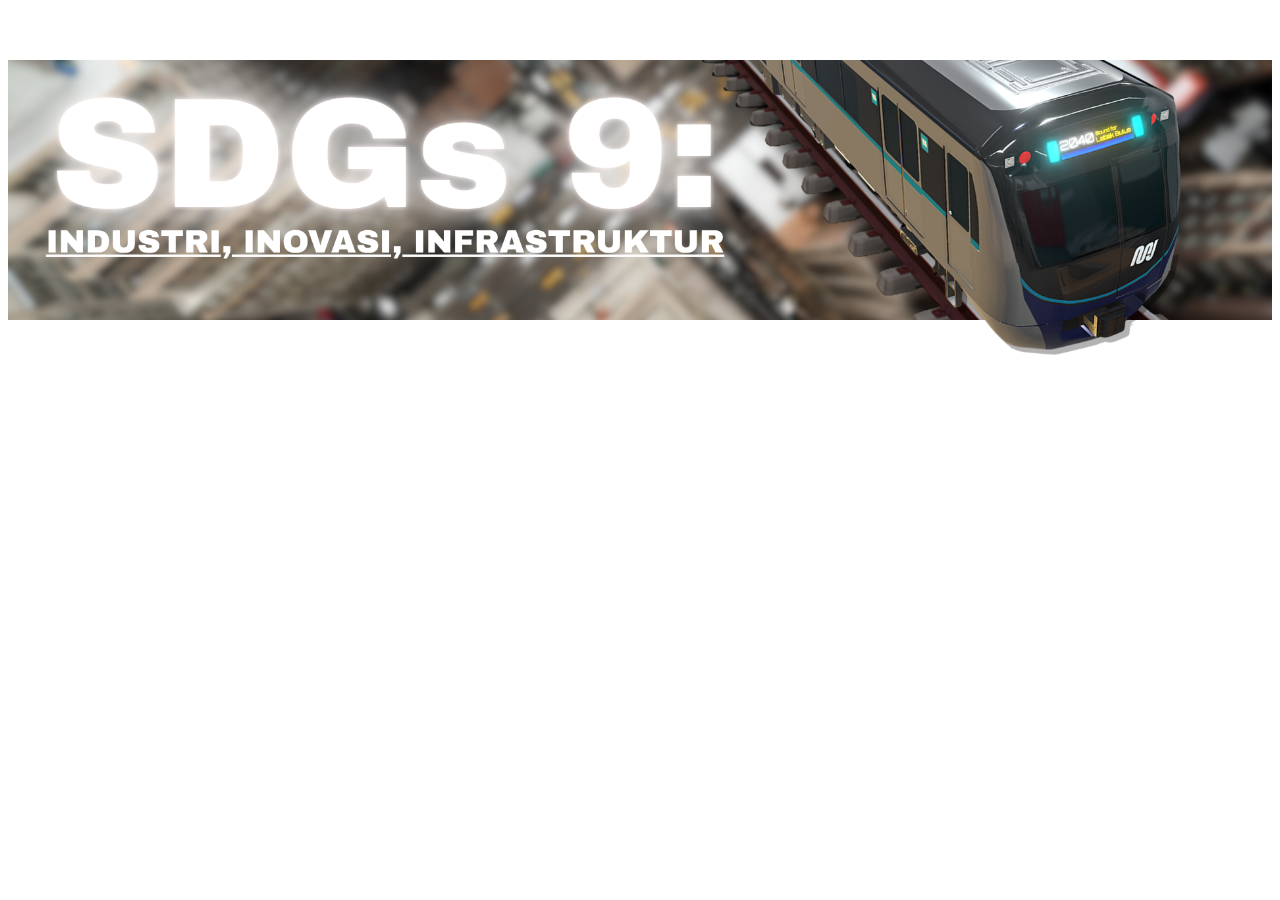
<file: trial.html>
<!DOCTYPE html>
<html>
    <head>
        <title></title>
        <link rel="stylesheet" href="trial.css">
    </head>

    <body>
        <div class="header">
            <img src="mrtheaderOUT.png" alt="" class="image">
        </div>

        <!-- <div class="scrolll"></div> -->
    </body>
</html>
</file>
<file: index.css>
/* body{
  padding-left: 60px;
  padding-right: 60px;
} */

body{
    margin: 0;
    padding: 0;
}

/* NAVUP */

@font-face {
  font-family: coolvetica;
  src: url(Coolvetica\ Rg.otf);
}
/* h1, h2, h3{
  font-family: 'coolvetica';
} */

/* bro ini males banget coba2 fontttttttttttt */

  @font-face {
    font-family: cabin;
    src: url(Cabin-Regular.ttf);    
  }

  @font-face {
    font-family: roboto;
    src: url(Roboto-Regular.ttf);
  }

  @font-face {
    font-family: anallop;
    src: url(Anallop.ttf);
  }

a{
    font-family: 'coolvetica';
    /* font-size: 10pt; */
}

.navup{
    overflow: hidden; /*hide if kebanyakan*/

    position: relative;
    z-index: 10;
    background-color: darkblue;
}

.navup a{
    float: left;
    display: block;
    text-align: center;
    
    padding: 14px 16px;

    text-decoration: none;
    color: white;
}

.navup a:hover{
    background-color: darkkhaki;
    color: black;
}

/* FOOTER */
.foot{
  padding: 0;
  text-align: center;
  margin: 0;
}

.foot img{
  width: 100%;
  height: 200px;
}

/* DROPDOWN BRUHHHHHHHHHHHHHHHHHHH */

/* ul{
    list-style-type: none;
    margin: 0;
    padding: 0;
    overflow: hidden;

    background-color: darkblue;
    color: white;
} */

/* this is the exact moment eleine told maddy n me and moza thats shes moving :(( */

/* li{
    float: left;
}

li a, .dropbtn{
    display: inline-block;
    color: white;
    text-align: center;
    padding: 14px 16px;

    text-decoration: none;
}

li a:hover, .dropp:hover .dropbtn{
    background-color: saddlebrown;
}

li .dropp{
    display: inline-block;
}

.dropisi{
    display: none;
    position: absolute;
    background-color: black;

    min-width: 160px;
    box-shadow: 0px 8px 16px 0px black;
    z-index: 1;
}

.dropisi a{
    color: grey;
    padding: 12px 16px;

    text-decoration: none;
    display: block;
    text-align: left;
}

.dropp:hover{
    background-color: palegoldenrod;
}

.dropp:hover .dropisi{
    display: block;
} */

/* ul{
    list-style-type: none;
    margin: 0;
    padding: 0;
    /* overflow: hidden; 

    display: flex;

    background-color: darkblue;
    color: white;
}

.navigatION > li {
    list-style: none;
}

/* li{
    float: left;
} 

li a, .dropbtn{
    display: inline-block;
    color: white;
    text-align: center;
    padding: 14px 16px;

    text-decoration: none;
}

li a:hover, .dropp:hover .dropbtn{
    background-color: saddlebrown;
}

li .dropp{
    display: inline-block;
}

.dropisi{
    display: none;
    position: absolute;
    background-color: black;

    min-width: 160px;
    box-shadow: 0px 8px 16px 0px black;
    z-index: 1;
}

.dropisi a{
    color: grey;
    padding: 12px 16px;

    text-decoration: none;
    display: block;
    text-align: left;
}

.dropp:hover{
    background-color: palegoldenrod;
}

.dropp:hover .dropisi{
    display: block;
} */

      /* ADDED: Gives .navup a higher stacking layer than .header (z-index: 1) and .image (z-index: 2)
      .navup {
          position: relative; /* ADDED
          z-index: 10; /* ADDED 
          background-color: darkmagenta; /* MOVED: from ul to .navup 
      }

      /* CHANGED: Scoped from "ul" to ".nav-list" and switched from float/overflow to flex layout 
      .navigatION {
          list-style-type: none;
          margin: 0;
          padding: 0;
          display: flex; /* ADDED: Replaces float: left and overflow: hidden on the list 
          align-items: center; /* ADDED 
      }

      /* ADDED: Ensures list bullets don't show on <li> items 
      .navigatION > li {
          list-style: none;
      }

      /* CHANGED: Scoped selector to .nav-list > li > a, .dropbtn 
      .navigatION > li > a,
      .dropbtn {
          display: inline-block;
          color: white;
          text-align: center;
          padding: 14px 16px;
          text-decoration: none;
      }

      /* CHANGED: Scoped hover selector to .nav-list > li > a:hover 
      .navigatION > li > a:hover,
      .dropp:hover .dropbtn {
          background-color: saddlebrown;
      }

      /* CHANGED: Removed space in "li .dropp" -> ".dropp" (class is on the <li>, not inside it) */
      /* ADDED: position: relative anchors .dropisi right under IPS instead of jumping left 
      .dropp {
          position: relative; /* ADDED 
          display: inline-block;
      }

      .dropisi {
          display: none;
          position: absolute;
          top: 100%; /* ADDED: Places dropdown immediately below the IPS button 
          left: 0; /* ADDED: Aligns dropdown to the left edge of IPS 
          background-color: black;
          min-width: 160px;
          box-shadow: 0px 8px 16px 0px rgba(0, 0, 0, 0.5); /* CHANGED: Semi-transparent shadow 
          z-index: 20; /* ADDED: Keeps dropdown above surrounding elements 
      }

      .dropisi a {
          color: grey;
          padding: 12px 16px;
          text-decoration: none;
          display: block;
          text-align: left;
      }

      /* ADDED: Hover state for dropdown items so they're readable when hovered 
      .dropisi a:hover {
          background-color: #222;
          color: white;
      }

      .dropp:hover .dropisi {
          display: block;
      } */

       ul{
    list-style-type: none;
    margin: 0;
    padding: 0;
    overflow: visible;

    background-color: #003049;
    color: white;

    position: relative;
                z-index: 20;

    /* z-index: 200; */
}

                ul::after {
                content: "";
                display: table;
                clear: both;
                }

li{
    float: left;
}

li a, .dropbtn{
    display: inline-block;
    color: white;
    font-family: coolvetica;
    text-align: center;
    padding: 14px 16px;

    text-decoration: none;
}

li a:hover, .dropp:hover .dropbtn{
    background-color: #780000;        
                color: white;
    font-family: coolvetica;
}

li.dropp{
    /* display: inline-block; */

            position: relative;
            float: left;
}

.dropisi{
    display: none;
    position: absolute;
    background-color: #669BBC;

    min-width: 160px;
    box-shadow: 0px 8px 16px 0px black;

                top: 100%;
                left: 0;
                z-index: 30;
    
}

.dropisi a{
    color: white;
    padding: 12px 16px;

    text-decoration: none;
    display: block;
    text-align: left;
}

.dropp:hover{
    background-color: palegoldenrod;
    color: black;
}



.dropp:hover .dropisi{
    display: block;
}
</file>
<file: beranda.css>
body{
  background-color: #FDF0D5;
}

@font-face {
  font-family: coolvetica;
  src: url(Coolvetica\ Rg.otf);
}
h1, h2, h3{
  font-family: 'coolvetica';
}

/* bro ini males banget coba2 fontttttttttttt */

  @font-face {
    font-family: cabin;
    src: url(Cabin-Regular.ttf);
  }

  @font-face {
    font-family: roboto;
    src: url(Roboto-Regular.ttf);
  }

  @font-face {
    font-family: anallop;
    src: url(Anallop.ttf);
  }

p{
  text-align: justify;
  font-size:10pt;

  padding-bottom: 15px;

  font-family: 'cabin';
}


/* .header {
  position: relative;
  width: 100%;
  height: 260px;

  background-image: url(sdgsmain.png);
  background-position: center;
  background-size: cover;

  /* border-radius: 20px; */
  /* padding-bottom: 60px auto; 
  display: flex;
  align-items: center;
  /* padding: 0 40px; 

  z-index: 1000;
}

.image {
  position: absolute;
  right: 0px; 
  bottom: 0;
  height: 310px; 
  object-fit: contain;
  z-index: 1001; 

  filter: drop-shadow(5px 0px 0 rgba(0, 0, 0, 0.3));
} */

    .header {
      position: relative;
      width: 100%;
      height: 260px;

      background-image: url(sdgsmain.png);
      background-position: center;
      background-size: cover;


      /* border-radius: 20px; */
      /* padding-bottom: 60px auto; */
      display: flex;
      align-items: center;
      /* padding: 0 40px; */

                    z-index: 1;
    }

    .image {
      position: absolute;

      top: 8px;
      right: 0px; 
      bottom: -34px;
      height: 300px; 
      object-fit: contain;

      filter: drop-shadow(5px 0 0 rgba(0, 0, 0, 0.3));

                    z-index: 20;
    }

h1{
  font-size: 30pt;
  
}

.sideimage img{
  width: 400px;
  height: 1000px;
}

.sideimage{
  display: flex;
}

.text{
  flex: 1;
}

.content1{
  display: flex;
  gap:30px;

  padding-left: 60px;
  padding-right: 60px;
  padding-top: 60px;
}

.left{
  text-align: right;
}

.content2{
  display:grid;
  /* grid-template-columns: repeat(5, auto); */
  grid-template-columns: repeat(5, minmax(0,185px));
  gap: 20px; 
  padding-top: 20px; 

  max-width: 100%;
  /* 185 */
  /* width: 2000px; */

  margin: 0 auto;
  justify-content: center;
  transform-origin: center center;

  /* grid-template-columns: minmax(0, 0.5fr) minmax(0,0.5fr); */
  padding-left: 60px;
  padding-right: 60px;
}

.content2 img{
  width: 185px;
  height: auto;
  transform-origin: center center;
  display: block;
  transition: transform 0.3s ease, box-shadow 0.3s ease, margin 0.3s ease;
  
}

.content2 img:hover{
  box-shadow: 5px 5px 3px 0px rgba(0, 0, 0, 0.3);
  transform: scale(1.15); 

  /* width: 203px; */
  transform-origin: center center;
  margin-bottom: 25px;

  position: relative;
  z-index: 10;

}

.content2 p{
  overflow-wrap: break-word;
  text-wrap: balance; 
  word-wrap: break-word;

  /* text-align: justify; */
  font-size: 11pt;

  text-align: center;
  padding-left: 1px;
  padding-right: 1px;
}

.sdgs{
  min-width: 0;
  overflow-wrap: break-word;
}

.title{
  text-align: center;
  padding-top:20px;
}

.text p{
  text-indent: 30px;
}

/* .picked{
  background-color: beige;
  padding: 10px;
} */


.content1REAL{
  margin: 60px;
  width: calc(100% - 120px);
  height: 800px;

  background-color: #669BBC;
}

table{
  /* border-collapse: collapse; */
  border-spacing: 20px;
}

td{
  width: 400px;
  height: 180px;
  
  margin: 200px;
  /* padding: 15px; */
  padding-bottom:5px;

  /* border: 1px solid #580404; */

  /* justify-content: top; */
  vertical-align: top;
  transform-origin: center center;
}

td:hover{
  transform-origin: center center;
  /* display: block; */
  transition: transform 0.3s ease, box-shadow 0.3s ease, margin 0.3s ease;
  
}

/* tr{
  margin: 30px;
  padding: 30px;

} */

.imge{
  background-image: url(foto1.jpg);

  background-size: cover;       /* Scales image to cover the entire cell */
  background-position: center;  /* Centers the image */
  background-repeat: no-repeat; /* Prevents tiling */
}

.imga{
  background-image: url(foto2.jpg);

  background-size: cover;       /* Scales image to cover the entire cell */
  background-position: center;  /* Centers the image */
  background-repeat: no-repeat; /* Prevents tiling */

}

td p{
  font-size: 12pt;

  text-align: justify;
  text-indent: 30px;

  margin-top: 0px;
  padding-top: 0px;
  margin-bottom: 0;

 
}

td h3{
  margin-top: 0;

  font-size: 16pt;
  /* color: #580404; */
  color: black;
}

.paragraph{
  margin: 0;
  padding-bottom: 5px;
}
</file>
<file: aboutUS.css>
@font-face {
  font-family: coolvetica;
  src: url(Coolvetica\ Rg.otf);
}
h1, h2, h3{
  font-family: 'coolvetica';
}

.mee h1{
    font-size: 25pt;
}

/* bro ini males banget coba2 fontttttttttttt */

  @font-face {
    font-family: cabin;
    src: url(Cabin-Regular.ttf);
  }

  @font-face {
    font-family: roboto;
    src: url(Roboto-Regular.ttf);
  }

  @font-face {
    font-family: anallop;
    src: url(Anallop.ttf);
  }

td, p{
    font-family: 'cabin';
    /* font-size: 10pt; */
}

/* .header {
  position: relative;
  width: 100%;
  height: 260px;

  background-image: url(aboutusIN.png);
  background-position: center;
  background-size: cover;

  /* border-radius: 20px; */
  /* padding-bottom: 60px auto; *
  display: flex;
  align-items: center;
  /* padding: 0 40px; *

  z-index: 1000;
}

.image {
  position: absolute;
  right: 20px; 
  bottom: 0;
  height: 280px; 
  object-fit: contain;
 z-index: 1001; 
  filter: drop-shadow(5px 0px 0 rgba(0, 0, 0, 0.3));
} */

.header {
      position: relative;
      width: 100%;
      height: 260px;

      background-image: url(aboutusIN.png);
      background-position: center;
      background-size: cover;


      /* border-radius: 20px; */
      /* padding-bottom: 60px auto; */
      display: flex;
      align-items: center;
      /* padding: 0 40px; */

                    z-index: 1;
    }

    .image {
      position: absolute;

      top: 7px !important;
      right: 0px; 
      /* bottom: 34px; */
      height: 300px; 
      object-fit: contain;

      filter: drop-shadow(5px 0 0 rgba(0, 0, 0, 0.3));

                    z-index: 20;
    }

.mee{
    padding-bottom: 30px;
    padding-right:60px;
    padding-left: 60px;
    padding-top: 60px;

    display: flex;
    gap: 30px;
    align-items: flex-start;

    
    align-items: center;
    justify-content: center;
    z-index: 10;
}

.laptop{
    display: flex;
    align-items: center;
    justify-content: center;

    height: 300px;

    filter: drop-shadow(10px 10px 20px rgba(0, 0, 0, 0.3));
}

.laptop img{
    /* height: 50%; */
    width: 320px;
}

.laptop img:hover{
    rotate: 2deg;
}

.text{
    /* flex: 1; */
    height: 300px;
    width: 600px;

    background-color: darkblue;
    border-radius: 10px;
    color: white;

    /* filter: drop-shadow(5px 0px 0 rgba(0, 0, 0, 0.3)); */
    box-shadow: 20px 20px 20px rgba(0, 0, 0, 0.3);
}

table, h1,p{
    margin-left: 70px;
}

h1, p{
   /* margin-left: 20px; */
   margin-top: 60px;

}

table, th, td{
    text-decoration: none;
    
}

th:nth-child(odd){
    width: 1000px;
}

.text img{
    position: relative;
    height: 120px;
    left: 450px;
    bottom: 80px;

    filter: drop-shadow(5px 5px 0 rgba(0, 0, 0, 0.3));
}

.text img:hover{
    rotate: -9deg;
}

/* p copas dari old code */
/* ul{
    list-style-type: none;
    padding: 0;
    overflow: hidden;

    background-color: darkmagenta;
    color: white;

    /* width: 920px; *
    border-radius: 10px;
}

li{
    float: left;
}

li a, .dropbtn{
    display: inline-block;
    color: white;
    text-align: center;
    padding: 14px 16px;

    text-decoration: none;
}

.dropbtn{
    font-size: 20pt;
    margin-left: 20px;
}

/* li a:hover, .dropp:hover .dropbtn{
    background-color: saddlebrown;
} *

li .dropp{
    display: inline-block;
}

.dropisi{
    display: none;
    position: absolute;
    background-color: black;

    min-width: 160px;
    box-shadow: 0px 8px 16px 0px black;
    z-index: 1;
}

.dropisi a{
    color: grey;
    padding: 12px 16px;

    text-decoration: none;
    display: block;
    text-align: left;
}

.dropp:hover{
    background-color: palegoldenrod;
}

.dropp:hover .dropisi{
    display: block;
} */

.bagian{
    display: flex;
}

.bagian h1{
    position: relative;

    right: -80px;
}

.faq{
    align-items: center;
    justify-content: center;

    margin-left: 140px;
    margin-right: 140px;
    margin-bottom: 60px;
    

    /* z-index: 2; */
    /* border: 1px solid; */

    height: 300px;
}

.faq h1{
    margin: 0;
    margin-top: 60px;

    background-color: darkblue;
    color: white;
    padding: 5px;

    width: 370px;
}

.faq h3{
    margin-bottom: 0;
    text-align: center;
}

.ig{
    margin: 0;
    padding: 0;
}

/* .ig{
    margin: 0;
    padding: 0;

    /* padding-left: 20px; 

    background-color: darkblue;
    color: white;

    width: 250px;
    text-align: center !important;

    display: flex;
    justify-content: center;
    align-items: center;
}

.korepot{
    width: 370px;
    height: auto;

    margin: 0;
    padding: 0;

    /* border: 1px solid; 
} */

.faq p{
    margin: 0;
    /* background-color: darkblue; */
    /* color: white; */
    /* padding: 5px; */

    /* width: 300px; */

    text-align: center;
}

.faq img{
    position: absolute;
    right: 0px;
    top: 520px;

    width: 1000px;
    z-index: -1;

    /* rotate: 5deg; */

    /* filter: drop-shadow(30px 30px 0 rgba(0, 0, 0, 0.3)); */
}

.faq h1, h3, p{
    margin-left: 60px !important;
    text-align: center;
    margin-right: 530px !important;

    transition: transform 0.3s ease-in-out;

    /* filter: drop-shadow(10px 10px 20px rgba(0, 0, 0, 0.3)); */
}
</file>
<file: dafpus.css>
@font-face {
  font-family: coolvetica;
  src: url(Coolvetica\ Rg.otf);
}
h1, h2, h3{
  font-family: 'coolvetica';
}

/* bro ini males banget coba2 fontttttttttttt */

  @font-face {
    font-family: cabin;
    src: url(Cabin-Regular.ttf);
  }

  @font-face {
    font-family: roboto;
    src: url(Roboto-Regular.ttf);
  }

  @font-face {
    font-family: anallop;
    src: url(Anallop.ttf);
  }

p{
    font-family: 'cabin';

    /* text-align: justify;
    text-indent: 30px; */
    overflow-wrap: break-word;

    margin: 0;
    padding: 0;
    padding-left: 10px;
}

.header {
  position: relative;
  width: 100%;
  height: 260px;

  background-image: url(daffpus.png);
  background-position: center;
  background-size: cover;

  /* border-radius: 20px; */
  /* padding-bottom: 60px auto; */
  display: flex;
  align-items: center;
  /* padding: 0 40px; */
}

.image {
  position: absolute;
  right: 100px; 
  top: 10px;
  /* bottom: 0; */
  height: 800px; 
  /* width: 700px; */
  object-fit: contain;
  z-index: 2; 

  filter: drop-shadow(5px 0px 0 rgba(0, 0, 0, 0.3));
}

.stuff{
  /* width: calc(100% - 60px); */
  width: 1000px;
  height: 400px;

  margin: 60px;
  margin-bottom: 30px;
  margin-top: 30px;

  /* background-color: aquamarine; */

  /* display: flex; */
  
}

.part{
  padding: 10px;
  
  width: 900px;
  height: 100px;

  /* border: 1px dotted; */
  display: flex;
  gap: 30px;
}

.last{
  padding-bottom: 0 !important;
  margin-bottom: 0 !important;
}

.one{
  border: 1px solid;
  width: 50%;
  padding: 5px;

  /* display: flex; */

  box-shadow: 10px 10px 20px rgba(0, 0, 0, 0.3);
  /* filter: drop-shadow(10px 10px 20px rgba(0, 0, 0, 0.3)); */

transition: transform 0.3s ease-in-out;
}

.one:hover{
  transform: scale(1.1); 
}

h3{
padding: 10px;
margin: 0;

padding-bottom: 5px;
}


a{
  margin: 0;
  /* padding: 10px; */
  /* margin-top: 20px; */

  font-family: cabin;
}

.satutim{
  display: flex;
  gap: 30px;

  padding: 5px;
  margin: 0;

  margin-left: 5px;
}

.brain{
  position: relative;
  left: 50px;

  margin: 0;
  padding:0;

  height: 300px;
}

.sumberUTAMA{
  display: flex;
  width: 100%;

  /* border: 1px solid; */
  gap: 80px;
}

.yaaaa p{
  text-align: center;
  padding: 0;
  margin: 0;
  text-indent: 0;
}

.yaaaa{
  /* border: 1px solid; */

  /* justify-content: center; */
  display: flex;
  flex-direction: column;
  justify-content: center;
  align-items: center;
}

.ya{
  margin-top: 40px !important;
  /* padding-top: 40px !important; */
}
</file>
<file: FIRSTgaskanips.css>
body{
    background-color: #FDF0D5;
}

@font-face {
  font-family: coolvetica;
  src: url(Coolvetica\ Rg.otf);
}
h1, h2, h3{
  font-family: 'coolvetica';
}

/* bro ini males banget coba2 fontttttttttttt */

  @font-face {
    font-family: cabin;
    src: url(Cabin-Regular.ttf);
  }

  @font-face {
    font-family: roboto;
    src: url(Roboto-Regular.ttf);
  }

  @font-face {
    font-family: anallop;
    src: url(Anallop.ttf);
  }

p{
    font-family: 'cabin';
    /* font-size: 10pt; */
}

.header {
      position: relative;
      width: 100%;
      height: 260px;

      background-image: url(sdgs4.png);
      background-position: center;
      background-size: cover;


      /* border-radius: 20px; */
      /* padding-bottom: 60px auto; */
      display: flex;
      align-items: center;
      /* padding: 0 40px; */

                    z-index: 1;
    }

    .image {
      position: absolute;

      top: 7px;
      right: 0px; 
      /* bottom: -34px; */
      height: 300px; 
      object-fit: contain;

      filter: drop-shadow(5px 0 0 rgba(0, 0, 0, 0.3));

                    z-index: 20;
    }

.scrol{
    width: calc(100% - 40px);
    height: 1000px;

    border: 1px solid;
    margin: 20px;
}

.ribetkodeny{
    /* display: flex !important; */
    gap: 16px;
    align-items: flex-start;

    /* padding-top: 0;
    padding-left: 60px;
    padding-right: 60px; */
    padding: 30px;
    /* padding-top: 0; */

    /* border: 10px inset; */
    margin: 60px;
    margin-top: 0;
}

.upup{
    display: flex;
    gap: 16px;
}

.video{   
    margin-top: 30px;
    
    flex-shrink: 0;

    display: flex;
    flex-direction: column; 
    align-items: flex-end;
    gap: 20px;

}

.yap{
    flex: 1;

    margin-top: 0;
    padding-top: 0;
}

.penjelasan{
    width: 100%;
    height: 200px;

    margin-top: 30px;

    /* border: 1px solid; */
}

.penjelasan p{
    text-indent: 30px;
    text-align: justify;

    /* padding: 20px; */
    padding-top: 10px;

    margin-bottom: 0;
    margin-top: 0;
    padding-bottom: 0;
}

.penjelasan h3{
    margin-bottom: 0;
    margin-top: 0;

    /* padding: 20px; */
    padding-bottom: 0;
}

/* class for video is "video" and text is "yap"  */

.pembangunanN{
    margin: 60px;
    /* height: 400px; */
    height: 700px;

    /* border: 1px solid; */
    margin-top: 0;

    display: flex;
    gap: 30px;
}

.pembangunanN p{
    margin: 30px;
    margin-top: 20px;

    text-align:justify;
    text-indent: 30px;
}

.pembangunanN h2{
    margin: 30px;
    margin-bottom: 0;
}

.ques{
    margin: 60px;
    margin-bottom:10px !important;
    font-size: 28pt;
}

p{
    font-size: 12.5pt;
}

.kiri{
    display: flex;
    gap: 30px;

    flex-direction: column; 
    align-items: flex-end;

    width: calc(50% - 30px);
}

    .normal{
        /* margin-left: 30px; */
        /* height: 350px; */
        height: 450px;
        /* width: 600px; */
        width: 100%;

        border: 1px solid;
    }

    .kiri img{
        /* width: calc(100% - 600px); */
        width: 100%;
        
        height: 250px;
    }

.kanan{
    display: flex;
    gap: 30px;

    flex-direction: column; 
    align-items: flex-end;

    width: calc(50%);
}

    .berkelanjutan{
        /* margin-top: 0; */
        
        height: 450px;
        /* width: calc(100% - 600px); */
        width: 100%;

        border: 1px solid;
    }

    .kanan img{
        /* width: 600px; kok yg ini ga align sm .normal */
        width: 100%;
        height: 250px;

        /* margin-top: 30px; */
    }

    
.eeh{
    margin-left: 90px;
}

.ouu{
    margin: 0;

    color: #003049;
}

.yap p{
    text-indent: 30px;
    text-align: justify;
}

.oo{
    padding-top:0;
    margin-bottom: 15px;

    padding-top: 0;

    color: #003049;
}

.aa{
    color: #780000;
}

.categories{
    display: flex;
    gap: 10px;

    padding-top:0 ;
}

.kesempatan, .inklusif, .berkualitas{
    width: 100%;
    border: 1px solid;

    padding: 5px;
    padding-top: 0;

    background-color: #780000;
    color:  rgb(227, 224, 224);
}

.ulti{
    text-align: center;

    padding-top: 10px;
    margin: 0;
}

.up{
    padding-bottom:2px;
}

.down{
    padding-top: 2px;
}

.categories p{
    margin-left: 10px;
    margin-right: 10px;
}

.normalISI1{
    margin: 20px; /*ini yang DILUAR*/
    width: calc(100% - 40px);
    height: 180px;

    border: 1px solid;
    padding: 0;
}

.normalISI1 p{
    padding: 10px;
    margin:0;
}
</file>
<file: gaskanips.css>
body{
    background-color: #FDF0D5;
}

@font-face {
  font-family: coolvetica;
  src: url(Coolvetica\ Rg.otf);
}
h1, h2, h3, h4{
  font-family: 'coolvetica';
}

/* bro ini males banget coba2 fontttttttttttt */

  @font-face {
    font-family: cabin;
    src: url(Cabin-Regular.ttf);
  }

  @font-face {
    font-family: roboto;
    src: url(Roboto-Regular.ttf);
  }

  @font-face {
    font-family: anallop;
    src: url(Anallop.ttf);
  }

p{
    font-family: 'cabin';

    text-align: justify;
    text-indent: 30px;
}


.navup{
    overflow: hidden; /*hide if kebanyakan*/
    background-color: darkblue;
}

.navup a{
    float: left;
    display: block;
    text-align: center;
    
    padding: 14px 16px;

    text-decoration: none;
    color: white;
}

.navup a:hover{
    background-color: darkkhaki;
    color: black;
}

/* body{
    padding-left: 60px;
    padding-right: 60px;
} */

/* .header {
  position: relative;
  width: 100%;
  height: 260px;

  background-image: url(bangun.png);
  background-position: center;
  background-size: cover;

  /* border-radius: 20px; */
  /* padding-bottom: 60px auto; 
  display: flex;
  align-items: center;
  /* padding: 0 40px; 

  z-index: 1000;
}

.image {
  position: absolute;
  right: 0px; 
  bottom: 0;
  top: 5px;
  height: 310px; 
  object-fit: contain;
  z-index: 1001; 

  filter: drop-shadow(5px 0px 0 rgba(0, 0, 0, 0.3));
} */

.header {
      position: relative;
      width: 100%;
      height: 260px;

      background-image: url(bangun.png);
      background-position: center;
      background-size: cover;


      /* border-radius: 20px; */
      /* padding-bottom: 60px auto; */
      display: flex;
      align-items: center;
      /* padding: 0 40px; */

                    z-index: 1;
    }

    .image {
      position: absolute;

      top: 7px;
      right: 0px; 
      bottom: 0;
      height: 300px; 
      object-fit: contain;

      filter: drop-shadow(5px 0 0 rgba(0, 0, 0, 0.3));

                    z-index: 20;
    }

/* .ribetkodeny{
    /* display: flex !important; 
    gap: 16px;
    align-items: flex-start;

    /* padding-top: 0;
    padding-left: 60px;
    padding-right: 60px; 
    padding: 30px;

    border: 10px inset;
    margin: 60px;
    margin-top: 0;
}

.upup{
    display: flex;
    gap: 16px;
}

.video{   
    flex-shrink: 0;

    display: flex;
    flex-direction: column; 
    align-items: flex-end;
    gap: 20px;

}

.yap{
    flex: 1;

    margin-top: 0;
    padding-top: 0;
}

.penjelasan{
    width: 100%;
    height: 200px;

    margin-top: 30px;

    /* border: 1px solid; 
}

.penjelasan p{
    text-indent: 30px;
    text-align: justify;

    /* padding: 20px; 
    padding-top: 10px;

    margin-bottom: 0;
    margin-top: 0;
}

.penjelasan h3{
    margin-bottom: 0;
    margin-top: 0;

    /* padding: 20px; 
    padding-bottom: 0;
}

/* class for video is "video" and text is "yap"  

.pembangunanN{
    margin: 60px;
    /* height: 400px; 
    height: 700px;

    /* border: 1px solid; 
    margin-top: 0;

    display: flex;
    gap: 30px;
}

.pembangunanN p{
    margin: 30px;
    margin-top: 20px;

    text-align:justify;
    text-indent: 30px;
}

.pembangunanN h2{
    margin: 30px;
    margin-bottom: 0;
}

.ques{
    margin: 60px;
    margin-bottom:10px !important;
    font-size: 28pt;
}

p{
    font-size: 12.5pt;
}

.kiri{
    display: flex;
    gap: 30px;

    flex-direction: column; 
    align-items: flex-end;

    width: calc(50% - 30px);
}

    .normal{
        /* margin-left: 30px; */
        /* height: 350px; 
        height: 450px;
        /* width: 600px; 
        width: 100%;

        border: 1px solid;
    }

    .kiri img{
        /* width: calc(100% - 600px); 
        width: 100%;
        
        height: 250px;
    }

.kanan{
    display: flex;
    gap: 30px;

    flex-direction: column; 
    align-items: flex-end;

    width: calc(50%);
}

    .berkelanjutan{
        /* margin-top: 0; 
        
        height: 450px;
        /* width: calc(100% - 600px); 
        width: 100%;

        border: 1px solid;
    }

    .kanan img{
        /* width: 600px; kok yg ini ga align sm .normal 
        width: 100%;
        height: 250px;

        /* margin-top: 30px; 
    }

    
.eeh{
    margin-left: 60px;
}

.ouu{
    margin: 0;
}

.yap p{
    text-indent: 30px;
    text-align: justify;
}

.oo{
    padding-top:0;
    margin-bottom: 15px;

    padding-top: 0;
}

.categories{
    display: flex;
    gap: 10px;

    padding-top:0 ;
}

.kesempatan, .inklusif, .berkualitas{
    width: 100%;
    border: 1px solid;

    padding: 5px;
    padding-top: 0;
}

.ulti{
    text-align: center;

    padding-top: 10px;
    margin: 0;
}

.up{
    padding-bottom:2px;
}

.down{
    padding-top: 2px;
}

.categories p{
    margin-left: 10px;
    margin-right: 10px;
}

.normalISI1{
    margin: 20px; /*ini yang DILUAR*
    width: calc(100% - 40px);
    height: 180px;

    border: 1px solid;
    padding: 0;
}

.normalISI1 p{
    padding: 10px;
    margin:0;
} */

/* HELLOOOOOOWWWWWWWWWWWWWWWWWWWWWW CHANGES HERERERERE */

.yee{
    /* margin: 0; */
    margin-top: 60px;
    margin-left: 60px;
    margin-bottom: 20px;
}

.partSATU{
    display: flex;
    /* padding: 20px; */
    /* padding: 30px; */
    
    margin: 0;
    margin-left: 60px;
    margin-right: 60px;
    
    gap: 30px;

    width: calc(100% - 120px);
    height: 200px;

    /* border: 1px solid; */
}

    .partSATU p{
    margin-top: 5px;
    padding: 30px;

    padding-top: 0;
    }

    .udjelasblm, .tujuandeh{
        width: calc(100% - 40px);
        height: 200px;

        border: 1px solid;
    }

.tujuandeh{
    border: 1px solid #780000;
        background-color: #780000;
        color:  rgb(227, 224, 224);
}

.udjelasblm{
    border: 1px solid #003049;
    background-color: #003049;
    color:  rgb(227, 224, 224);
}

.partTWO{
    display: flex;
    gap: 30px;

    margin: 60px;
    margin-top: 30px;

    width: calc(100% - 120px);
    height: 800px;

    padding-bottom:0 !important;
    margin-bottom: 0 !important; 
    
    height: auto;
    /* border: 1px solid; */
}

.eu{
    margin-top: 0 !important;
    margin-left: 60px;
    margin-bottom: 20px;

    padding-top: 0 !important;
}

    .menurun{
        width: 60%;
        height: 700px;

        /* border: 1px solid; */

        display: flex;
        flex-direction: column;
        gap: 30px;
    }

    .checklist123{
        width: 100%;
        height: 450px;

        border: 1px solid #780000;
        background-color: #780000;
        color:  rgb(227, 224, 224);
    }

    .theimage{
        width: 100%;
        height: 300px;

        margin: 0;
        padding: 0;
        /* border: 1px solid ; */
    }

    .theimage img{
        width: 100%;
        height: 300px;
    }

    .ciriciri{
        width: 40%;
        height: 700px;

        border: 1px solid #003049;
    background-color: #003049;
    color:  rgb(227, 224, 224);
    }

.ciriciri h3{
    margin-left: 0;
    padding-left: 0;

    text-indent: 0;
    text-align: left;
}

h2{
    padding: 20px;
    padding-bottom: 0;
    margin: 0;

}

h3{
    margin-top: 20px;
    margin: 0;
}

p{
    margin: 0;
}

.p1{
    height: auto;
    padding: 20px;
    width: calc(100% - 40px);

    text-align: justify;
    text-indent: 30px;
}

.prinsip{
    margin: 60px;
    margin-top: 0 !important;
    /* padding-top: 0; */
    width: calc(100% - 120px);

    margin-bottom: 30px;

    height: 300px;
    /* border: 1px solid; */

    display: flex;
    gap: 30px;

}

    .stuffF{
        width: 70%;
        height: auto;
        /* border: 1px solid; */

        padding: 30px;

    border: 1px solid #003049;
    background-color: #003049;
    color:  rgb(227, 224, 224);
    }

    .prinsip img{
        width: 30%;
    }

.pilar{
    margin: 60px;
    margin-top: 0;
    padding-top: 0;

    width: calc(100% - 120px);

    height: 500px;
    /* border: 1px solid; */

    display: flex;
    gap: 30px;
}

.explain{
    display: flex;
    gap: 20px;

    width: 33%;
    height: 500px;

    /* border: 1px solid yellow; */
}

.textt{
    text-align: justify;
    text-indent: 30px;

    /* position: relative; */
    /* top: 30px; */
    margin-top: 120px;

    /* border: 1px solid; */

    display: flex;
    flex-direction: column;
    justify-content: center;
    align-items: center;
}

.textt p{
    margin: 5px;
}

.edsheeran{
    text-align: center;
}

.namaPILAR img{
    position: relative;

    top: 0;
    /* left: 30px; */
    height: 470px;
}

.namaPILAR h2{
    /* margin-top: 30px; */
    padding: 30px;

    text-align: center;
}


/* halo semoga bisa */
.checklist {
  list-style: none;
  padding: 0;
  /* max-width: 320px; */
  font-family: cabin;

  /* background-color: white; */
  background-color: #780000;
  /* color: black; */
  font-size: 13pt;

  margin-left: 20px;
  margin: 30px;
  margin-top: 20px;

  display: flex;
  flex-direction: column;
}

.first{
    margin-top: 0 !important;
}

.headsup{
    margin-left: 7px;
}

li p{
    margin-left: 30px;
    margin-right: 50px;

    width: 100%;
    
}

.checklist-item {
    margin-top: 15px;

  display: flex;
  align-items: center;
  gap: 12px;
  /* padding: 10px 12px; */
  /* border-radius: 8px; */

  cursor: pointer;
  /* transition: background-color 0.15s ease; */
}


/* .checklist-item:hover {
  background-color: #f3f4f6;
} */

/* Custom Checkbox Box */
.checklist-item input[type="checkbox"] {
  appearance: none;
  -webkit-appearance: none;
  width: 20px;
  height: 20px;
  border: 2px solid #9ca3af;
  border-radius: 6px;
  display: grid;
  place-content: center;
  cursor: pointer;
  transition: all 0.15s ease;
  flex-shrink: 0;
}

/* Checkmark Icon (hidden until checked) */
.checklist-item input[type="checkbox"]::before {
  content: "";
  width: 10px;
  height: 10px;
  clip-path: polygon(14% 44%, 0 65%, 50% 100%, 100% 16%, 80% 0%, 43% 62%);
  background-color: white;
  transform: scale(0);
  transition: transform 0.12s ease-in-out;
}

/* Checked State */
.checklist-item input[type="checkbox"]:checked {
  /* background-color: #2563eb; */
  border-color: #2563eb;
}

.checklist-item input[type="checkbox"]:checked::before {
  transform: scale(1);
}

/* Strikethrough text when checked */
.checklist-item input[type="checkbox"]:checked + span {
  text-decoration: line-through;
  color: #6b7280;
}

/* Keyboard accessibility focus ring */
.checklist-item input[type="checkbox"]:focus-visible {
  outline: 2px solid #2563eb;
  outline-offset: 2px;
}

/* .photograph{
    font-size: 15pt;
} */

.partthreeohhhmydays{
    display: flex;
    gap: 30px;

    margin: 60px;
    margin-top: 30px;

    /* border: 1px solid; */
    height: 500px;
}

.jeniz{
    width: calc(40%);

    border: 1px solid #003049;
    background-color: #003049;
    color:  rgb(227, 224, 224);

}

.lesgo{
    width: calc(60%);   
    
    /* border: 1px solid; */

    display: flex;
    flex-direction: column;
    gap: 15px;

    height: auto;

    border: 1px solid #780000;
    background-color: #780000;
    color:  rgb(227, 224, 224);
}

.lesgo h2, h3{
    text-align: center;
}

.lesgo h2{
    margin: 0;
}

.lesgo h3{
    margin: 10px;
    margin-top: 5px;
}

.lesgo p{
    margin: 0;
    padding:0;
}

.risiKO{
    width: 100%;
    height: 200px;
    /* border: 1px solid; */

    display: flex;
    gap:15px;
}


.positif, .negatif{
    /* border: 1px solid; */
    width: 50%;
    height: 230px;
}

.jeniz h3{
    margin-top:30px;
    margin-left: 20px;
    text-align: left;

    margin-bottom: 0 !important;
    padding-bottom: 0 !important;
}

.jeniz p{
    padding-top: 0 !important;
    margin-top: 0 !important;
}

.lesgo h3{
    margin-top:0;
    /* margin-left: 20px; */
    text-align: center;

    margin-bottom: 0;
    padding-bottom: 0;
}

.jeniz p{
    margin: 20px;
}

.lesgo p{
    margin: 20px;
    margin-top: 10px;
}


h4{
    text-align: center;
    margin: 0;
    padding: 0;
}
</file>
<file: ppkn.css>
body{
  margin: 0;
  padding: 0;

  background-color: #FDF0D5;
}

html{
  scroll-behavior: smooth;
}

@font-face {
  font-family: coolvetica;
  src: url(Coolvetica\ Rg.otf);
}
h1, h2, h3{
  font-family: 'coolvetica';
}

/* bro ini males banget coba2 fontttttttttttt */

  @font-face {
    font-family: cabin;
    src: url(Cabin-Regular.ttf);
  }

  @font-face {
    font-family: roboto;
    src: url(Roboto-Regular.ttf);
  }

  @font-face {
    font-family: anallop;
    src: url(Anallop.ttf);
  }

p{
    font-family: 'cabin';
    /* font-size: 10pt; */
}

.header {
  position: relative;
  width: 100%;
  height: 260px;

  background-image: url(mrtheaderIN.png);
  background-position: center;
  background-size: cover;


  /* border-radius: 20px; */
  /* padding-bottom: 60px auto; */
  display: flex;
  align-items: center;
  /* padding: 0 40px; */

  z-index: 1;
}

.image {
  position: absolute;
  right: 1px; 
  bottom: 240px;

  height: 328px; 
  object-fit: contain;

  z-index: 20;

  filter: drop-shadow(5px 5px 0 rgba(0, 0, 0, 0.3));
}

.navup{
    overflow: hidden; /*hide if kebanyakan*/
    background-color: darkblue;
}

.navup a{
    float: left;
    display: block;
    text-align: center;
    
    padding: 14px 16px;

    text-decoration: none;
    color: white;
}

.navup a:hover{
    background-color: darkkhaki;
    color: black;
}

/* FOOTER */
.foot{
  padding: 0;
  text-align: center;
  margin: 0;
}

.foot img{
  width: 100%;
  height: 200px;
}

/* part 1 */
  .aroundme{
    box-sizing: border-box;
    height: 850px;
    width: calc(100% - 120px);

    margin: 60px;
    padding: 60px;

    background-color: #669BBC;
    /* color: white; */

    display: flex; 
    flex-direction: column; 
    /* justify-content: center; */
    align-items: center;   
  }

  h2{
    text-align: center;
    font-size: 28pt;

    rotate: 0.5deg;
    margin-top: 0;
  }


  .aroundme p{
    /* margin: 80px; */
    font-size: 13pt;

    text-align: center;
  }

  .aroundme img{
    padding-top: 0;
    width: 1130px;
  }

  .infoletsgo h1,h2,h3{
    text-align: center;
  }

  .infoletsgo{
    display: grid;
    grid-template-columns: repeat(3, minmax(0,400px));
    gap: 40px;
    padding: 20px; 

    max-width: 100%;

    margin: 0 auto;
    justify-content: center;

    /* bottom: 80px; */
  }

  .infoletsgo p{
    overflow-wrap: break-word;
    text-wrap: balance; 
    word-wrap: break-word;

    /* text-align: justify; */
    /* font-size: 11pt; */

    text-align: justify;
    padding-left: 1px;
    padding-right: 1px;

    text-indent: 30pt;
  }

  .infrastruktur, .inovasi, .industri{
    /* border: 1px solid; */

    padding: 10px;
  }

  .infoletsgo h3{
    margin: 0;
    font-weight: normal;
  }

  .infoletsgo h1{
    margin: 2px;
  }

/* time to move on brow */

  .kerjasama{
    box-sizing: border-box;
    height: calc(1250px+50px);
    width: calc(100% - 120px);

    margin: 60px;
    padding: 60px;

    background-color: #8e363c;
    /* color: #FFFDD0; */
    color: rgb(227, 224, 224);

    display: flex; 
    flex-direction: column; 
    /* justify-content: center; */
    align-items: center;   
  }

  .kerjasama p{
    margin: 0;
    font-size: 13pt;
  }
  
  .kerjasama h2{
    margin: 2px;
  }

  .kerjasama .unik{
    margin-top: 10px; 
    color: white;
  }

  .gridagain{
    display: grid;
    grid-template-columns: repeat(3, minmax(0,400px));
    gap: 30px;
    padding: 20px; 

    max-width: 100%;

    margin: 0 auto;
    justify-content: center;
  }

.gridagain h1{
  text-align: center;
}

.bilateral, .regional, .multilateral{
  border: 1px solid;
  height: 1150px;
}

.gridagain p{
  overflow-wrap: break-word;
    text-wrap: balance; 
    word-wrap: break-word;

    /* text-align: justify; */
    /* font-size: 11pt; */

    text-align: justify;
    padding-left: 20px;
    padding-right: 20px;

    text-indent: 30pt;
}

.gridagain h2{
  margin-top: 40px;
  font-size: 20pt;

  margin-bottom: 10px;
}

.gridagain img{
  width: 230px;
  height: 230px;

  padding-left: 30px;
  padding-right: 30px;
  padding-top: 20px;

  display: flex;
  text-align: center;
  justify-content: center;
}

/* FINALLY LAST PARTTTTTTTTT */

.pancasila{
    box-sizing: border-box;
    /* height: 2245px; */
    height: 2410px;
    /* height: auto; */
    width: calc(100% - 120px);

    margin: 60px;
    padding: 60px;
    /* margin-bottom: 0; */
    padding-bottom: 0;

    background-color: #669BBC;
    /* border: 1px solid; */
  }

  .informasi{
    display: flex; 
    flex-direction: column; 
    /* justify-content: center; */
    align-items: center;   

    /* border: 1px solid yellow; */
    height: 900px;

    margin-top: 30px;
  }

.pancasila h2{
  margin-left: 60px; 
  margin-right: 60px;
  
}

.fancy{
  background-color: #780000;
  color: white;

  padding: 2px;
}

.pancasila .garuda{
  width: 500px;

  z-index: 2;
}

.sila2, .sila3, .sila4, .sila5{
  transition: transform 0.3s ease-in-out;


}

.sila2:hover{
  transform: translate(-30px, -30px);
  z-index: 100;

}

.sila3:hover{
  transform: translate(30px, -30px);
  z-index: 100;

}

.sila4:hover{
  transform: translate(-30px, 30px);
  z-index: 100;

} 

.sila5:hover{
  transform: translate(30px, 30px);
  z-index: 100;

}

.upupup{
  display: flex;
  flex-direction: row;

  gap:20px;
  padding: 10px;
}

.downdowndown{
  display: flex;
  flex-direction: row;
  
  gap:20px;
  padding: 10px;
}

.sila2, .sila3, .sila4, .sila5{
  width: 400px;
  height: 400px;

  background-color: #780000;
  color: rgb(227, 224, 224);
}

.garuda{
  position: relative;

  bottom: 700px;

  shape-outside: url('garuda.png'); /* Uses the image's transparency */
  shape-image-threshold: 0.5;
  pointer-events: none
}

.informasi h2{
  margin-left: 20px;
  margin-top: 20px;
  margin-right: 20px;
  margin-bottom: 0;

  text-align: center;
}

.informasi .isi{
  text-align: center;
  margin-top: 0;
  text-indent: 0;
}

.informasi p{
  margin: 20px;
  text-align: justify;
  text-indent: 30px;
}

/* OKE GASKAN pancasila sebagai pelajar */
 
.pelajar{
  width: 100%;
  height: 500px;
  
  background-color: #780000;
  /* color: #FFFDD0; */
    
  color: rgb(227, 224, 224);

  margin: 0;
  padding: 0;
  
  display: block;
  /* bottom: 460px; */

  /* border: 1px solid; */
}

.kerjasamaa{
  /* margin: 60px; */
  margin-left: 60px;
  margin-right: 60px;
  margin-bottom: 30px;
  padding: 0;
  
  width: calc(100% - 120px);
  height: 480px;
  /* border: 1px solid red; */

  background-color: #003049;
  color: rgb(227, 224, 224);

  /* background-color:rgb(227, 224, 224);
  color: #003049; */


  padding: 20px;

  /* position: relative; */
  display: block;
}

.kerjasamaa p{
  text-align: justify;
  text-indent: 30px;

  padding: 20px;
  padding-top: 1px;
  padding-bottom: 1px;
  
  margin-top: 1px;
  margin-bottom: 1px;
}

.pelajarINFO h2{
  padding-top: 40px;
  padding-left: 10px;
  padding-bottom: 0;
  margin-bottom: 0;

  text-align: left;

  font-size: 30pt;

  /* border: 1px solid; */
}

.pelajarINFO h3{
  /* padding: 0; */
  padding-left: 75px;
  padding-right: 90px;
  padding-top: 0;
  margin-top:0;

  text-align: left;
  font-size: 21pt;
}

.pelajarINFO p{
  padding-left: 75px;
  padding-right: 350px;

  text-align: justify;
  text-indent: 30px;

  /* border: 1px solid; */
}

.ey{
  text-align: justify;
  text-indent: 30px;

  margin-left: 60px;
  margin-right: 60px;
}

.svg{
  position: relative;
  display: block;
  height: 600px;

  right: -650px;
  top: -529px;
  bottom:0;

  filter: drop-shadow(5px 0 0 rgba(0, 0, 0, 0.3));
  z-index: 100;

  /* border: 1px solid; */
}

.gridagain h3{
  font-size: 19pt;
  margin-top:25px;
  margin-bottom: 10px
}

.certainHEIGHT{
  height: 200px;
}
</file>
<file: trial.css>
.header {
  position: relative;
  width: 100%;
  height: 260px;

  background-image: url(mrtheaderIN.png);
  background-position: center;
  background-size: cover;


  /* border-radius: 20px; */
  margin: 60px auto;
  display: flex;
  align-items: center;
  /* padding: 0 40px; */
}

.image {
  position: absolute;
  right: 1px; 
  bottom: -34px;
  height: 327px; 
  object-fit: contain;
  z-index: 2; 

  filter: drop-shadow(5px 5px 0 rgba(0, 0, 0, 0.3));
}

.scrolll{
  background-color: aqua;
  width: 100%;
  height: 5000px;
}



h1, p{
  padding-left: 100px;
}

h1{
  font-size: 30pt;
}
</file>
